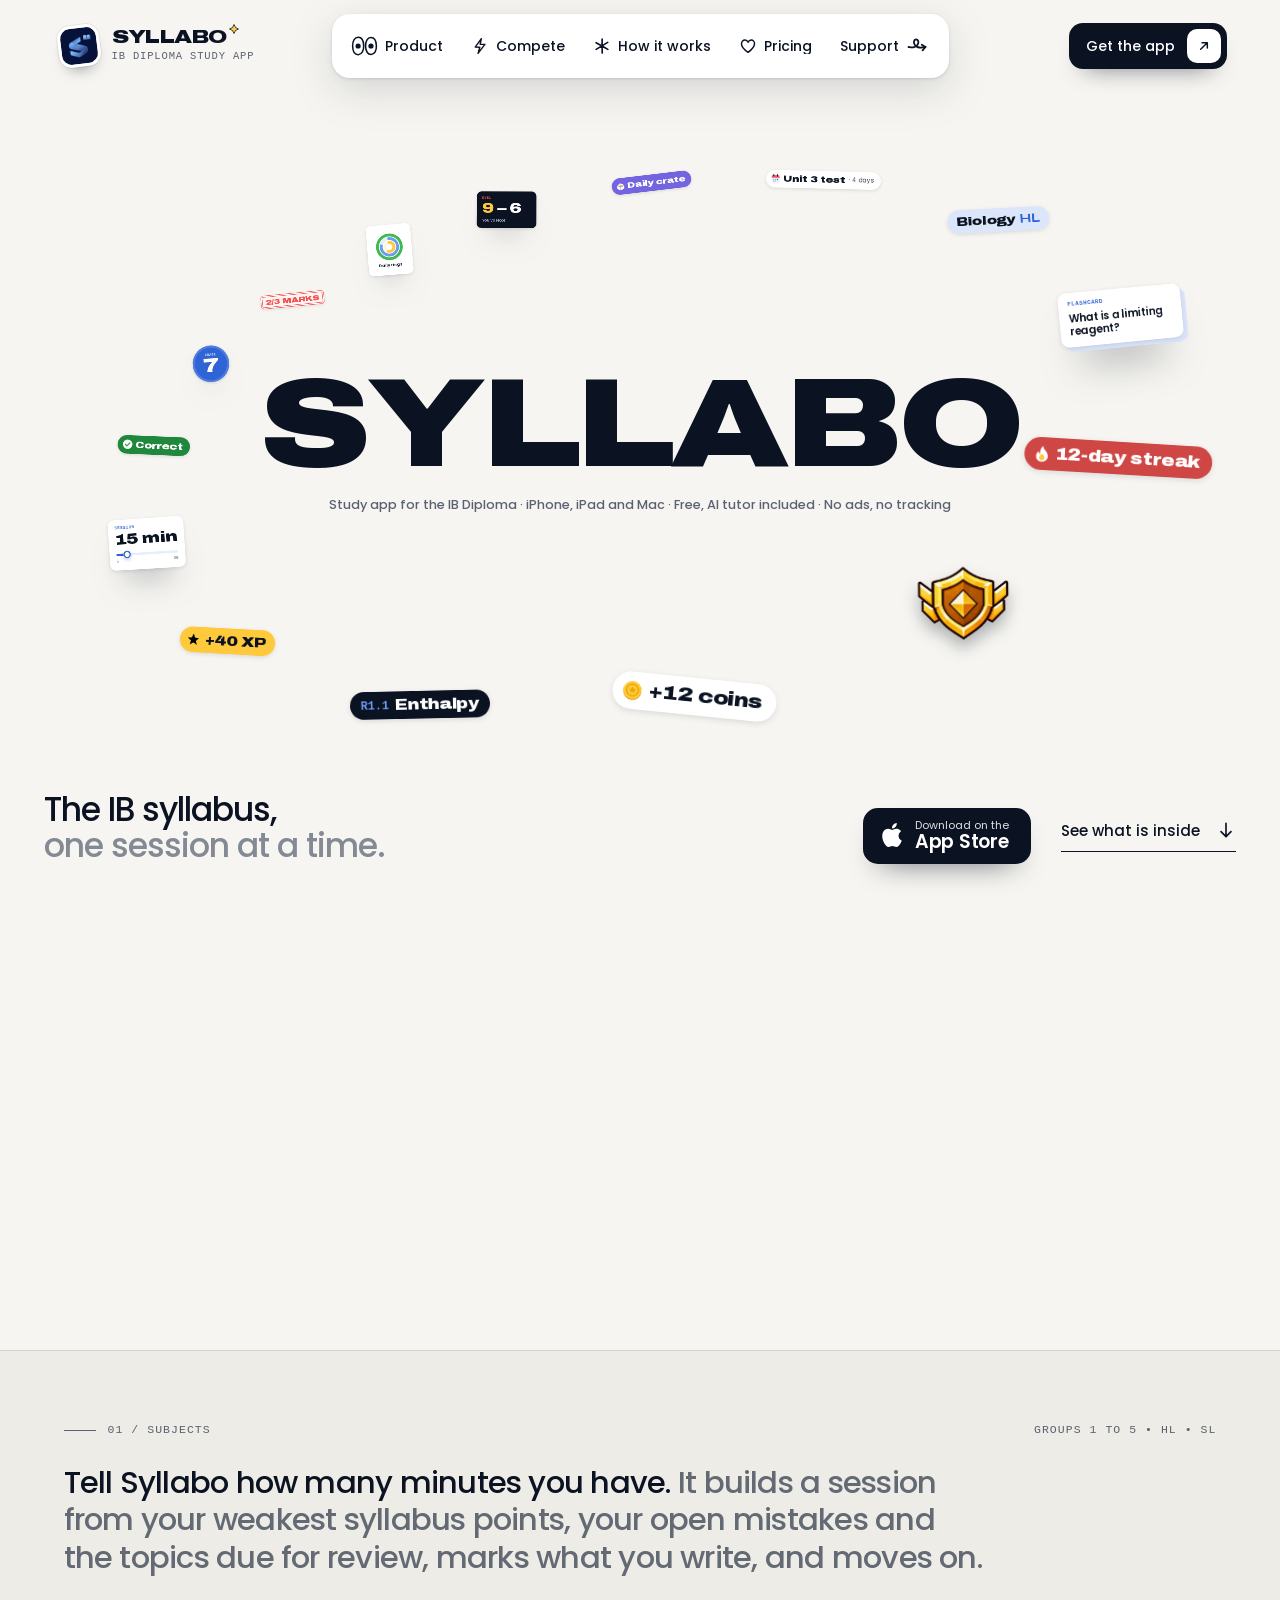
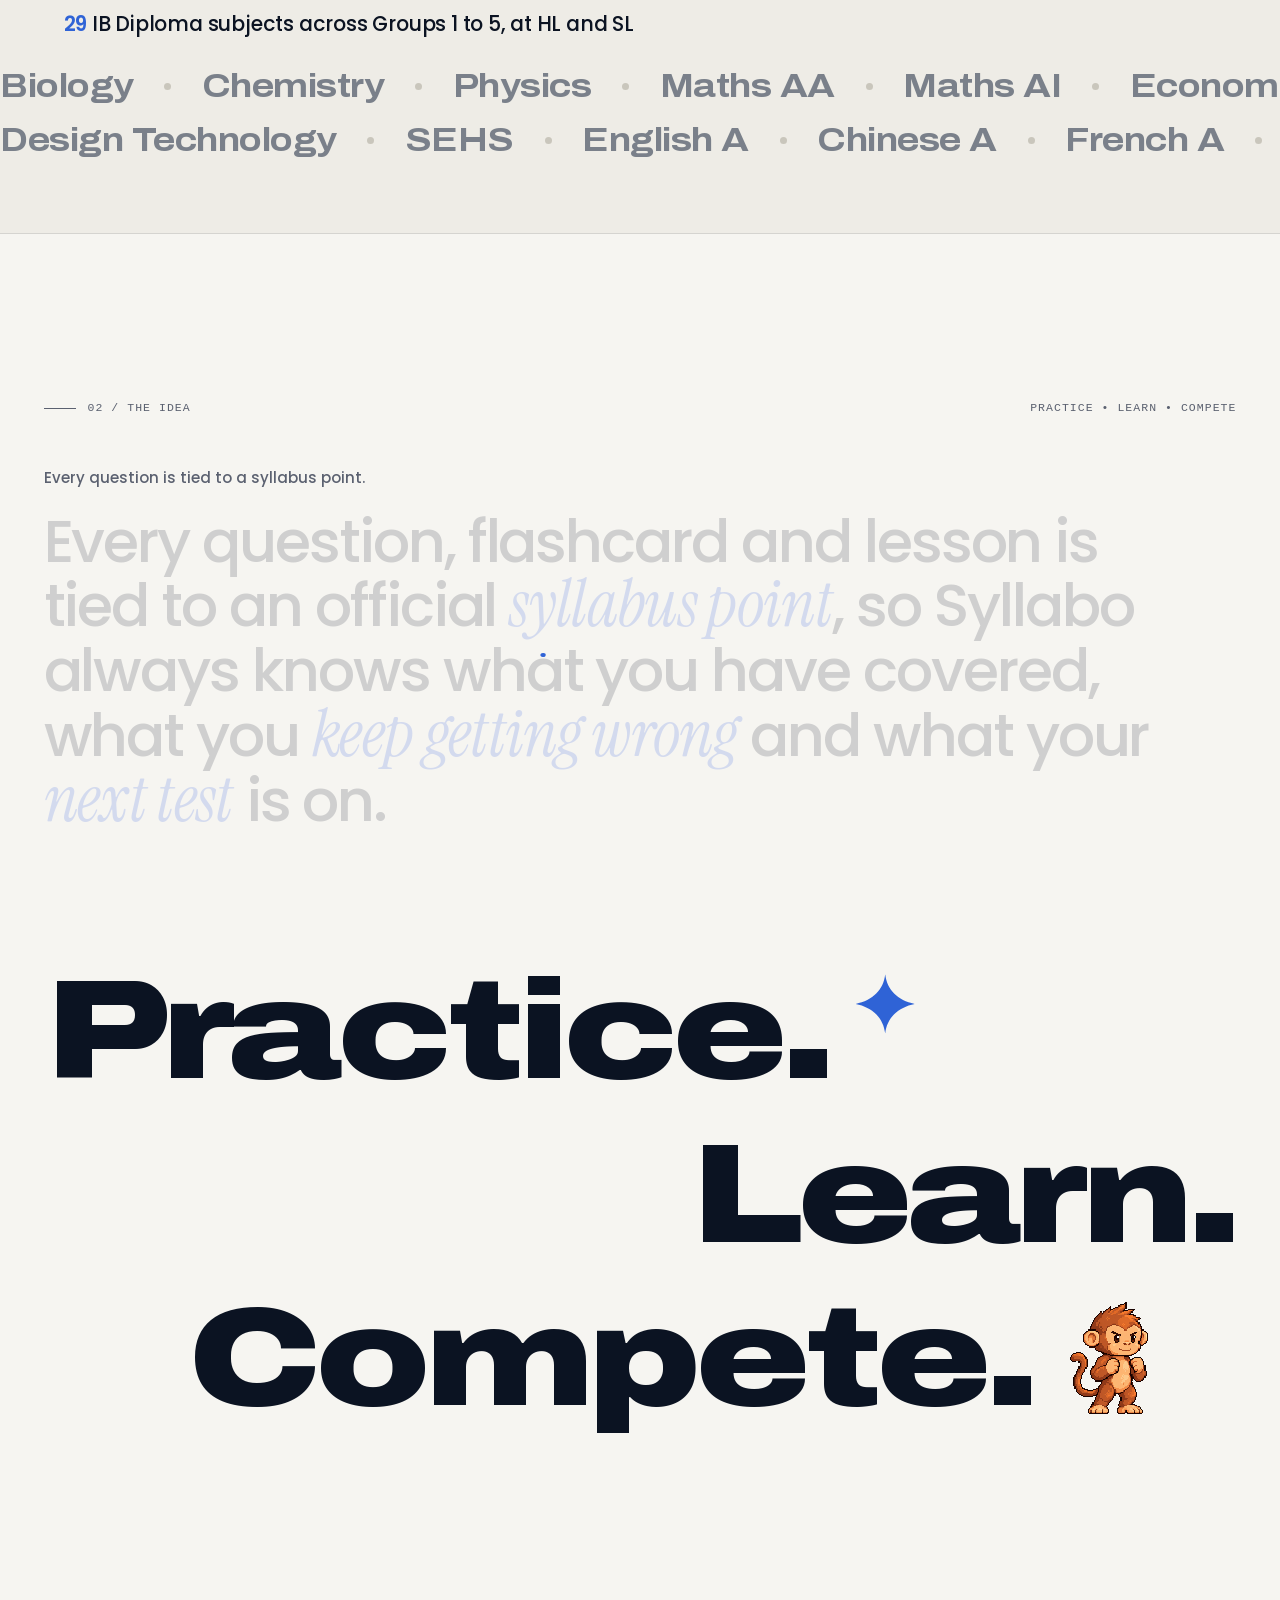
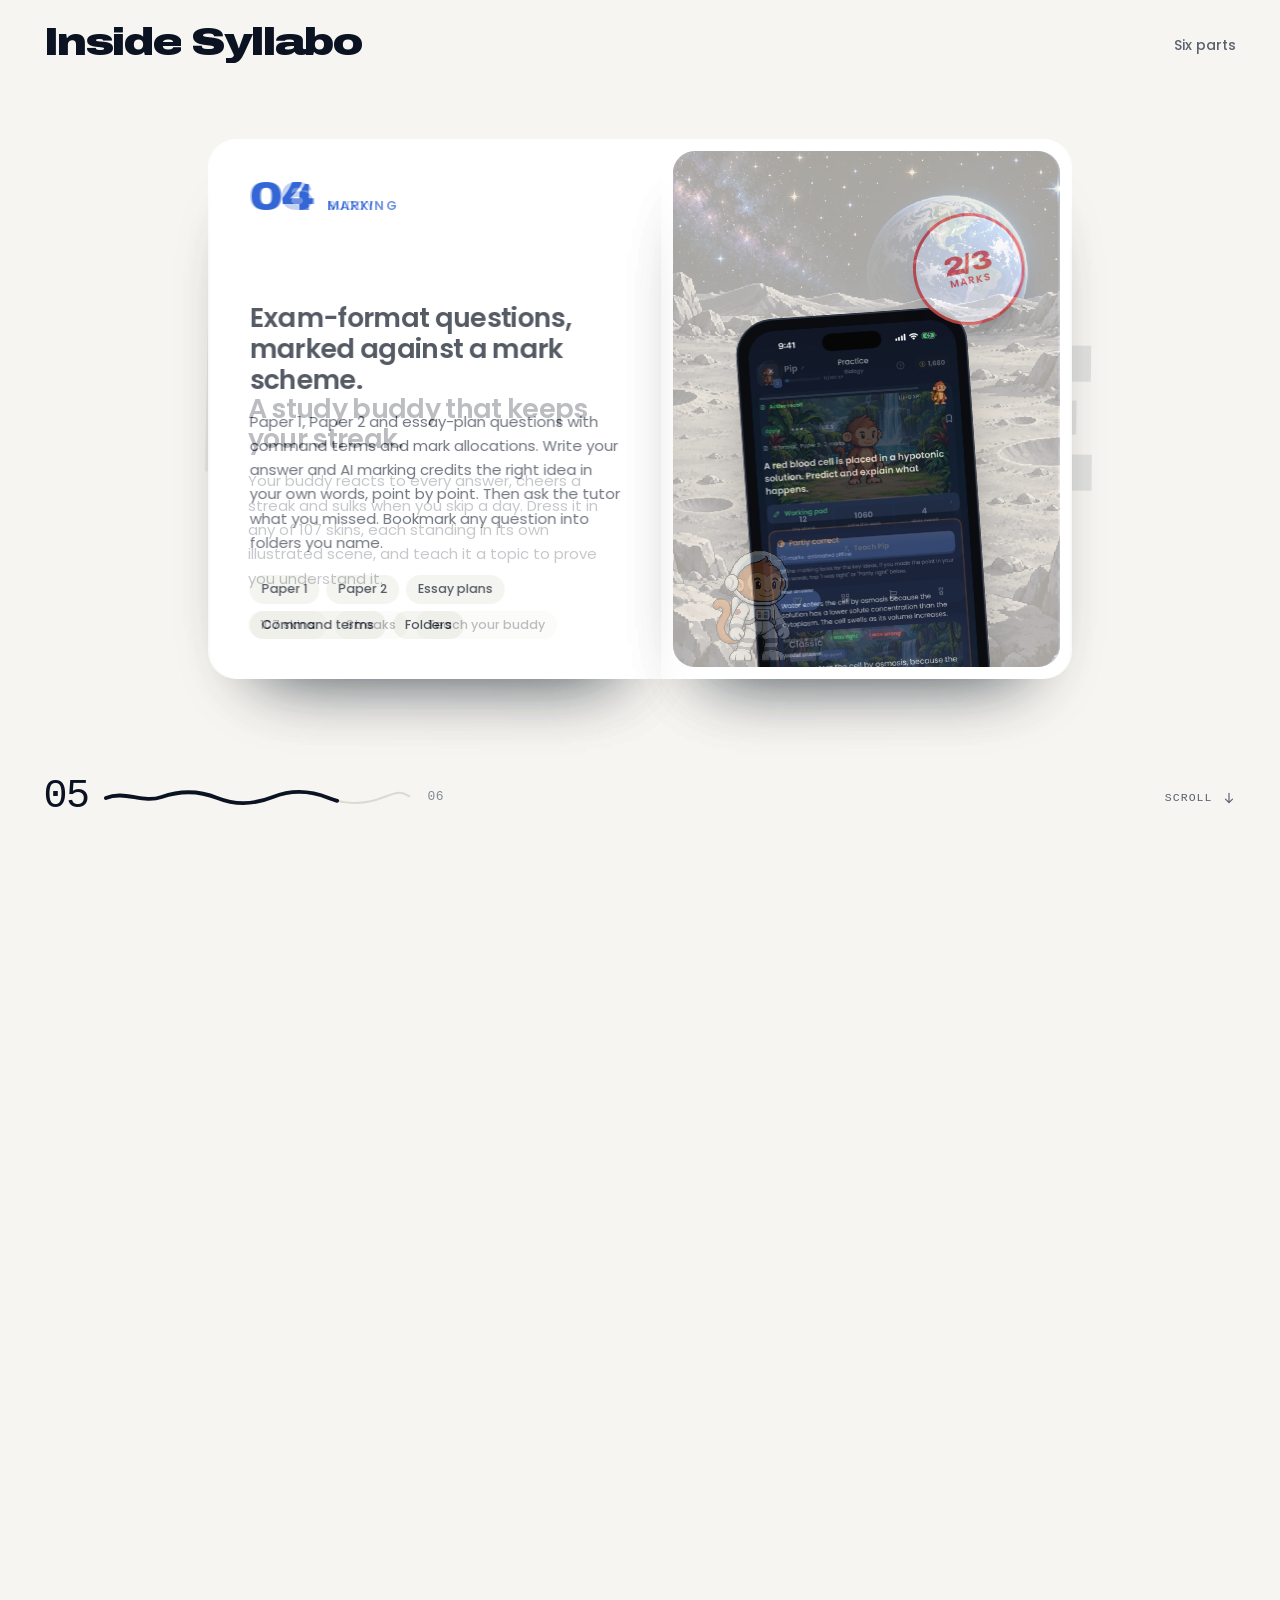
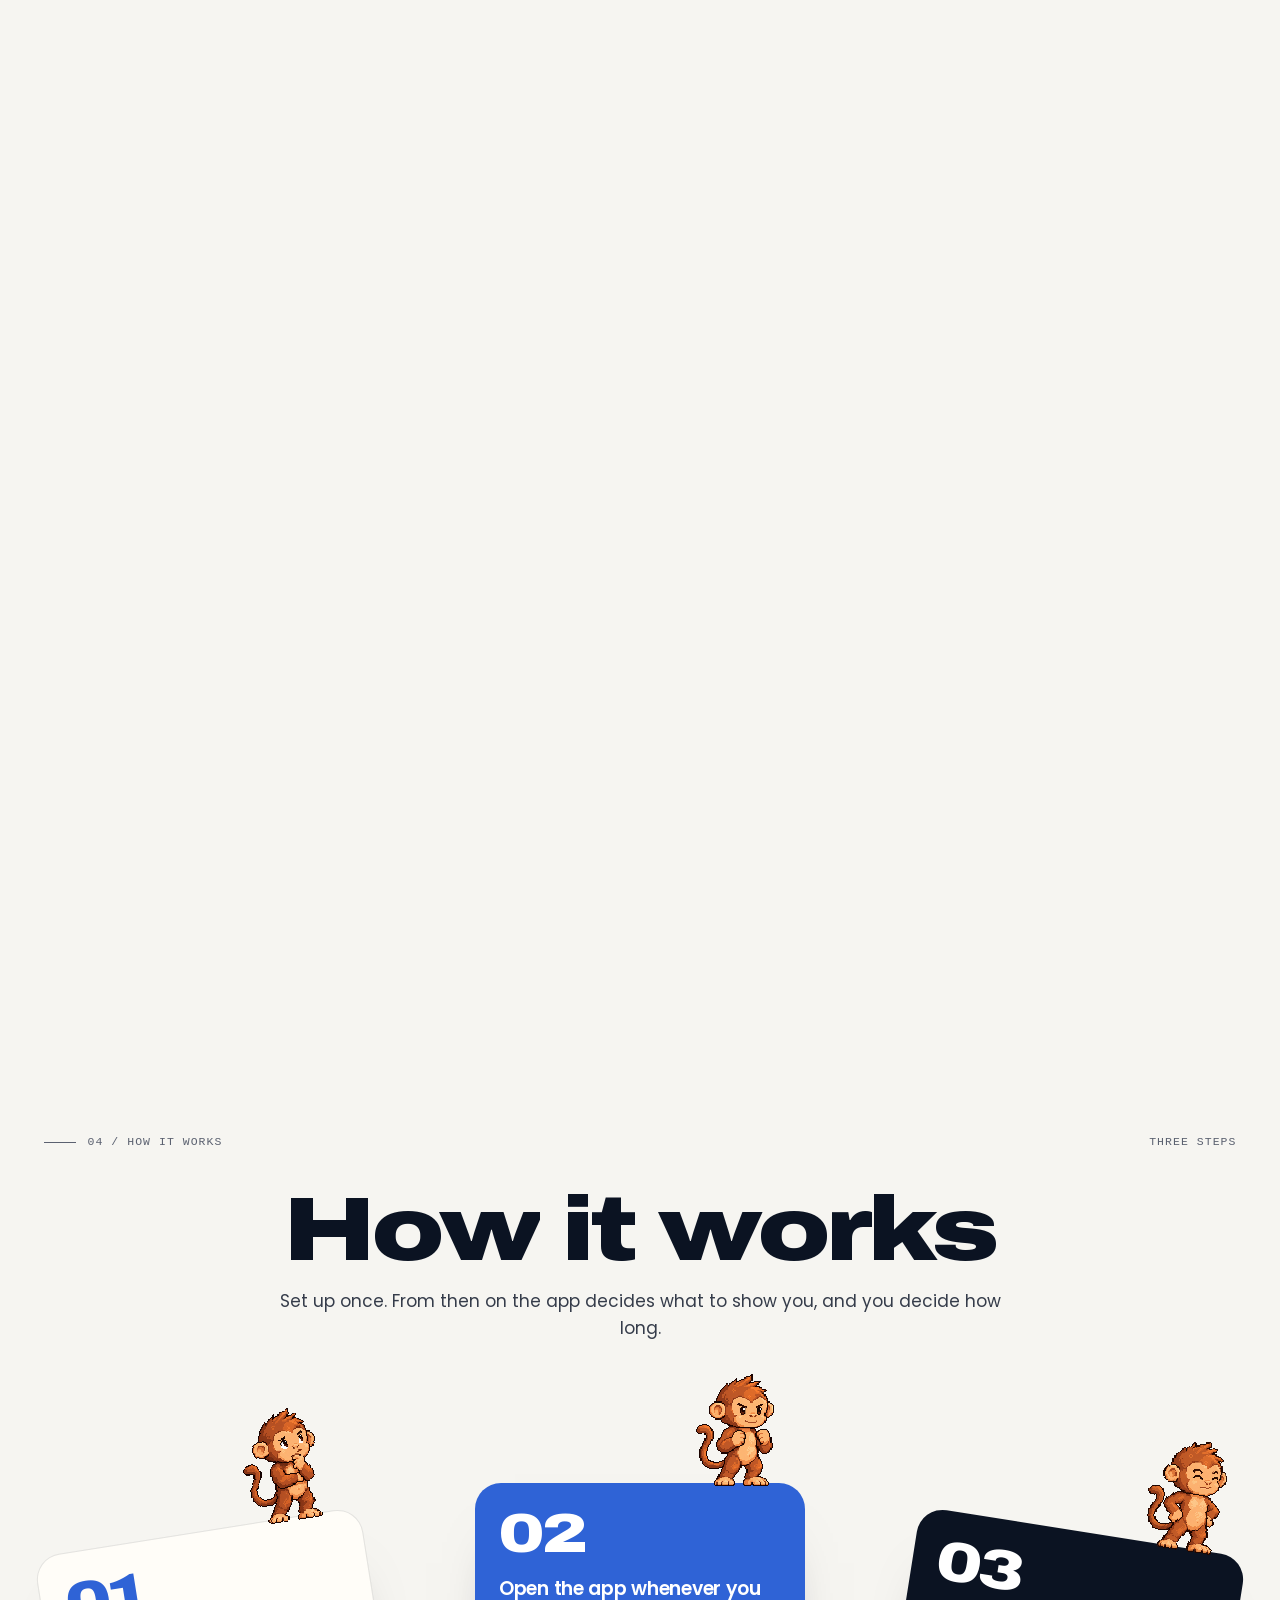
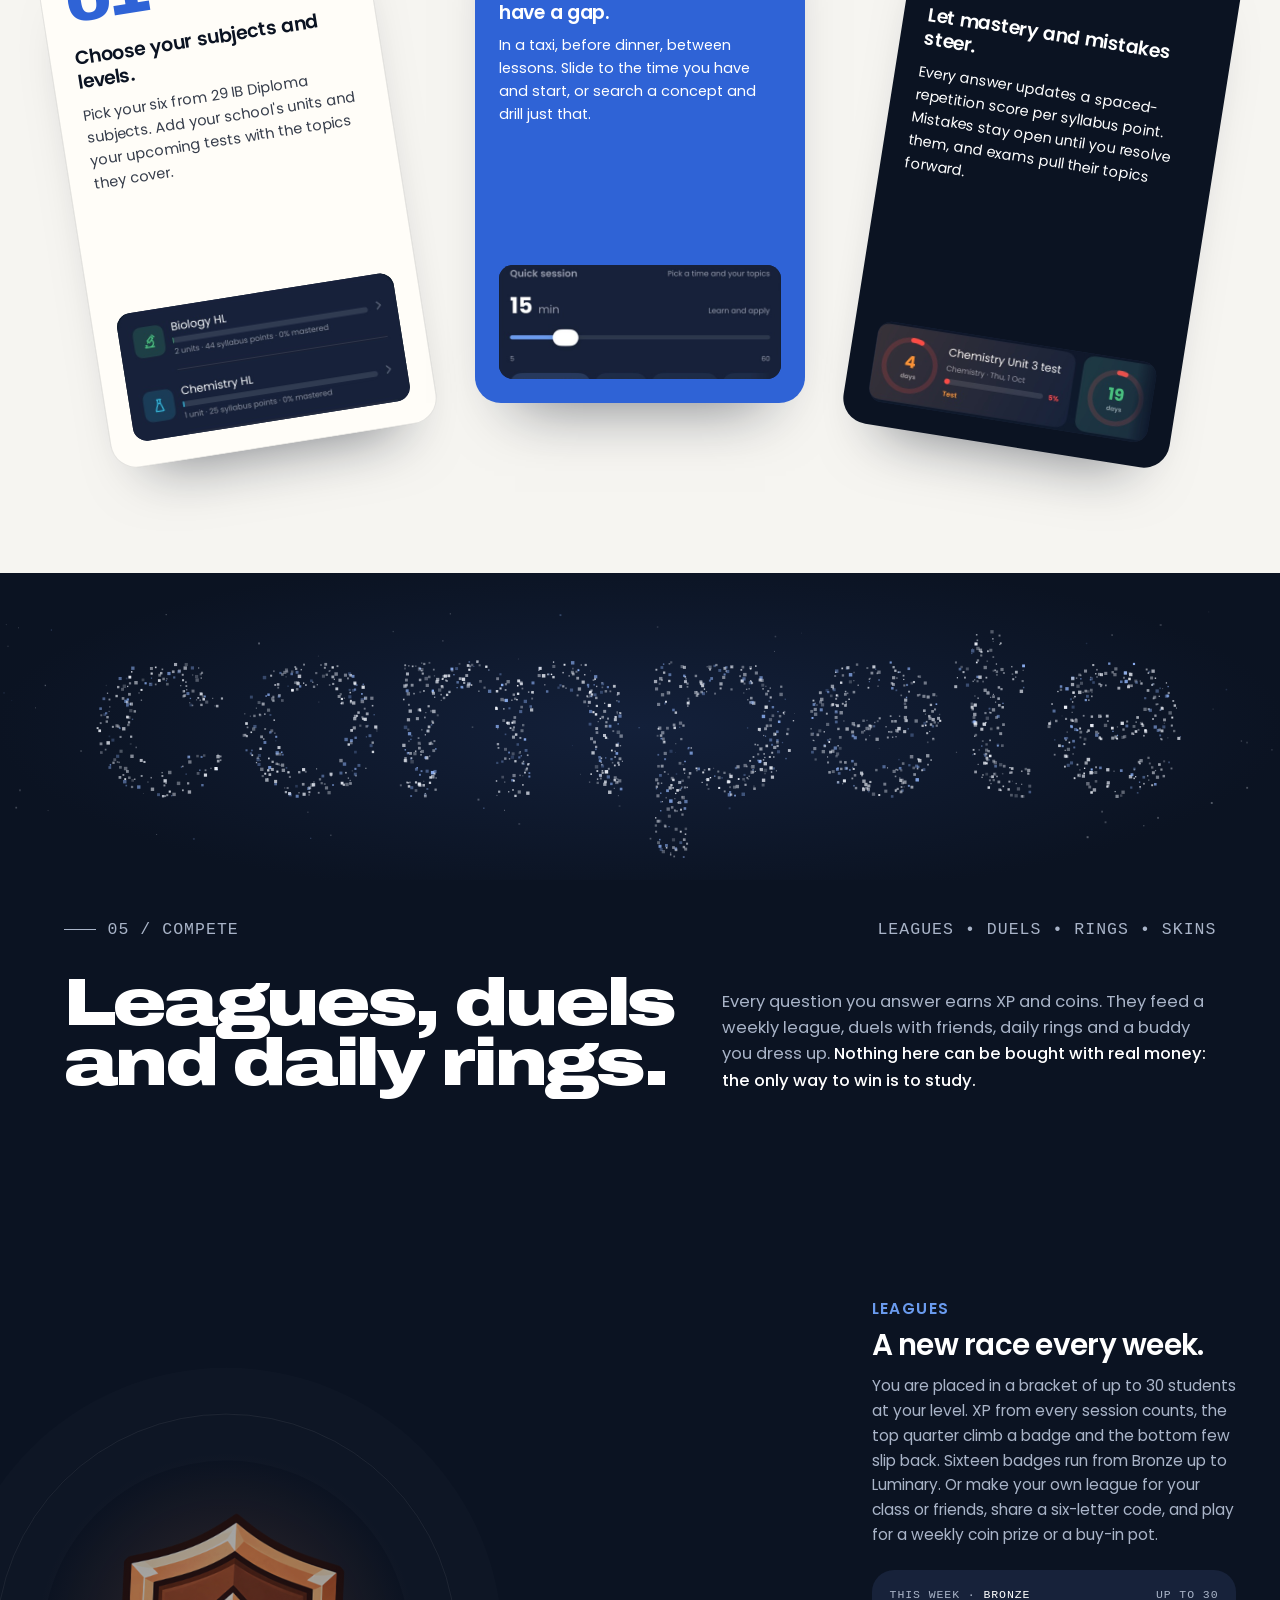
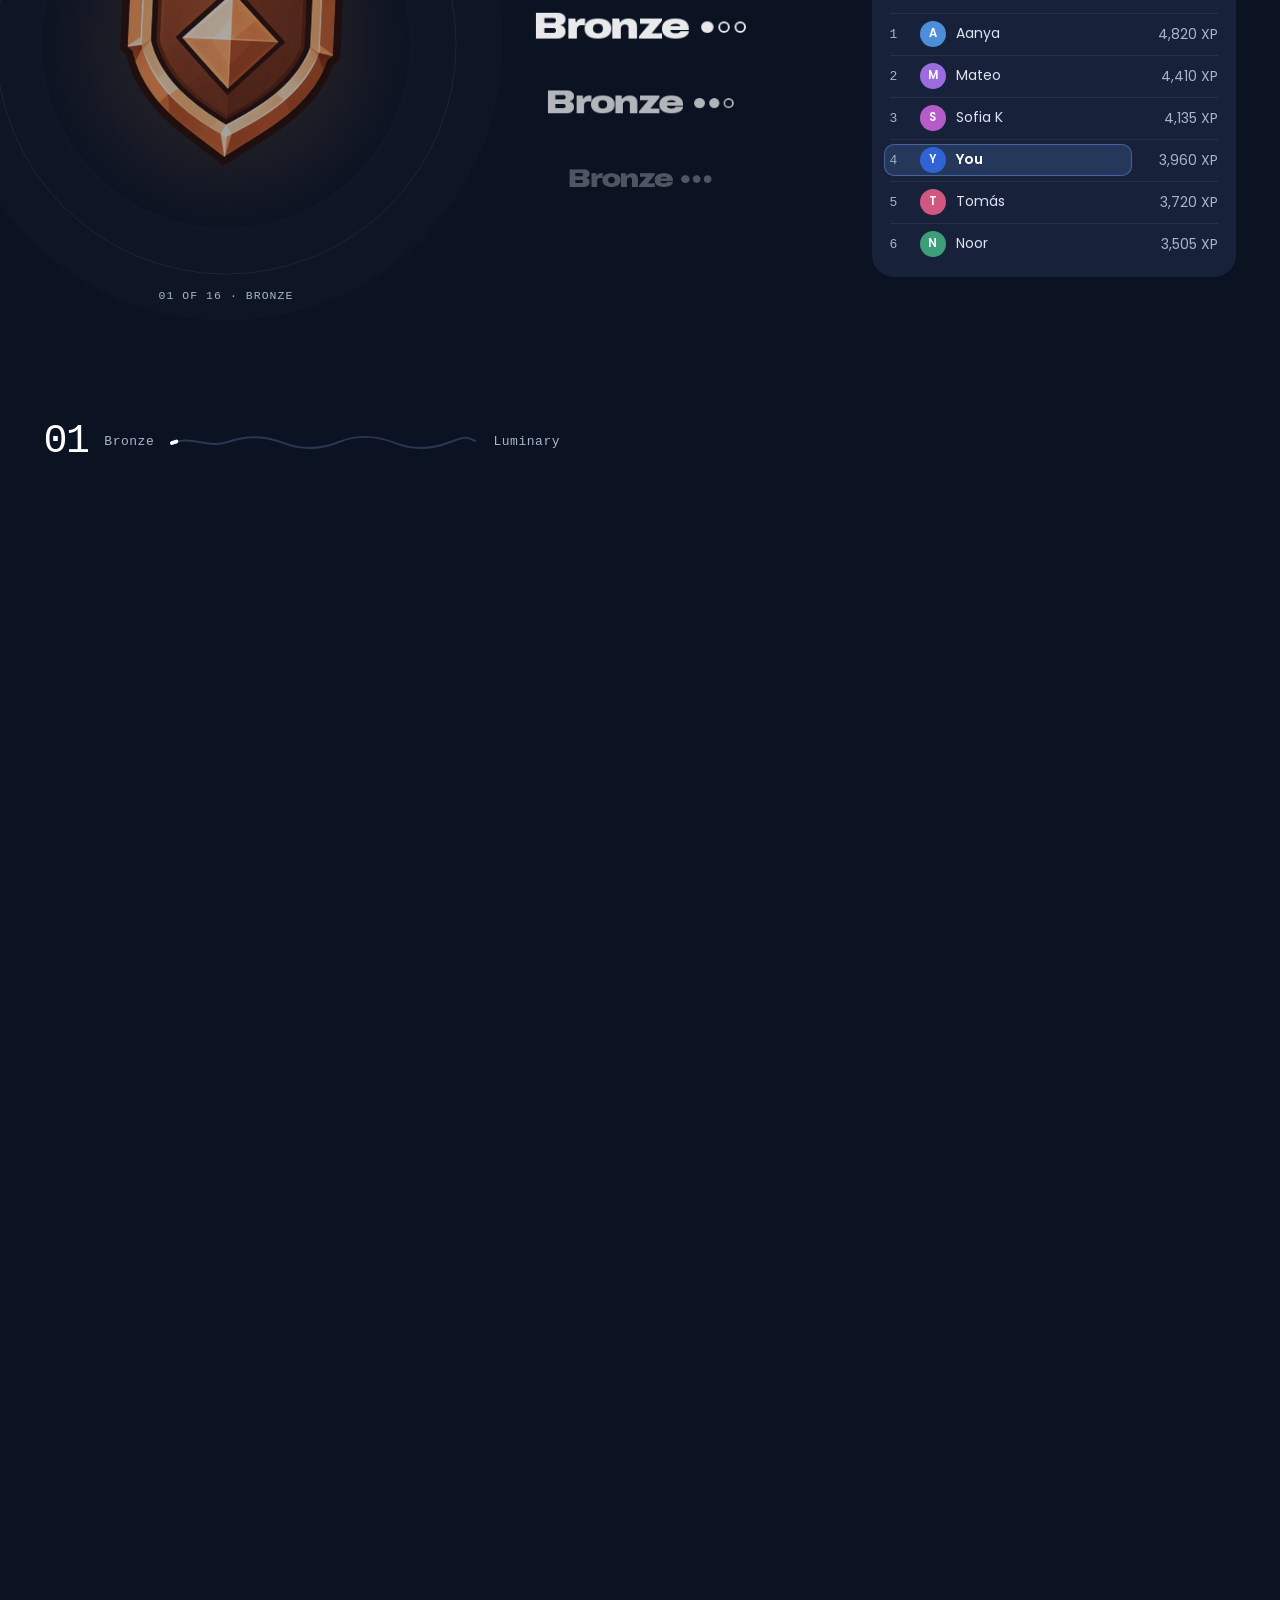
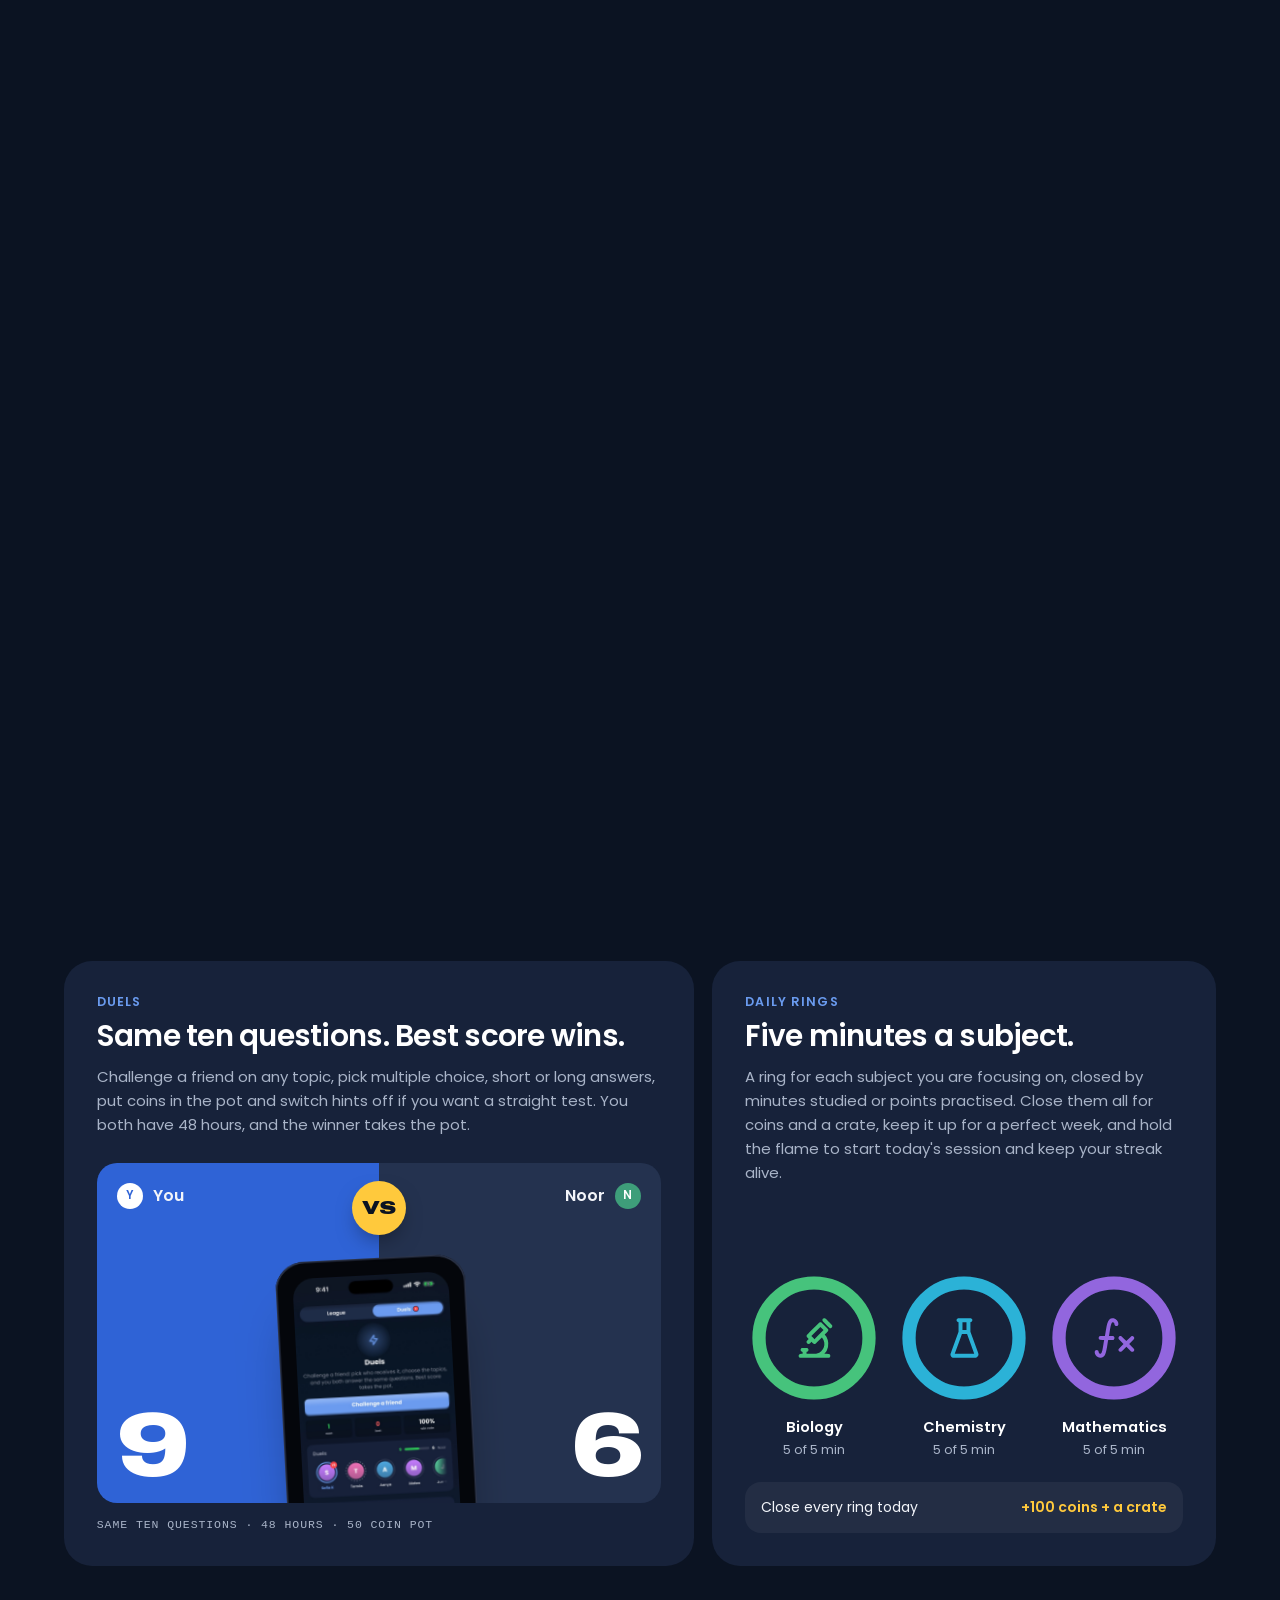
<file: index.html>
<!doctype html>
<html lang="en">
<head>
<meta charset="utf-8">
<meta name="viewport" content="width=device-width, initial-scale=1">
<!--
  Syllabo homepage, iteration D: the "anubi" direction (see redesign/BRIEF-D.md).
  No getdesign.md DESIGN.md for this one; the direction comes from four reference sites, observed 8 Oct 2026.
  - anubi.io: the floating white nav; the giant extra-wide wordmark with cards on a
    tilted, clustered 3D orbit (its exact speed, radii, tilt, depth and transform values), pointer parallax, the pooled
    SVG ink trail, marker doodles and the wordmark wobble; the two-tone bottom-left headline and "Scopri" corner link;
    the pinned "In Evidenza" reel (its card path, bend, fog, between-card doodles and drifting word, from anubi's public JS)
    and the "02 ~~~ 06" readout;
    the dark band opened by a pixel-particle word; magnetic staggered words; mono section labels; Lenis-style smooth
    scrolling; the giant footer wordmark.
  - abatable.com: statement words that fill from grey to ink as you scroll; the hand of cards that fans out.
  - ycombinator.com: the pinned "During YC / Now" roll, used for the league ladder; a paragraph with a drop cap and
    small inline images; italic accent phrases.
  - landonorris.com: italic serif accent words inside a big statement; the helmet collection grid, used for the skins.
  - Nav: islands (lockup, links pill, ink button) that merge into one white bar on scroll, a hand-drawn marker circle
    on the current section, rolling letters, and marker icons with their own personalities (after a button reel Tyler
    shared on 8 Oct 2026: googly eyes, a hit that knocks the letters loose, a spinning asterisk, an arrow that uncurls).
  Type: Archivo (wdth 125) for display, Poppins for body, Instrument Serif italic for accent words only.
-->
<title>Syllabo: the IB study app that fits the time you have</title>
<meta name="description" content="Syllabo turns 5 to 60 minute gaps into IB Diploma progress: sessions built from your weak spots, exam-format questions with marking, flashcards, a tutor that knows your syllabus, and a study buddy that grows with your streak.">
<meta name="theme-color" content="#F6F5F1">
<meta name="color-scheme" content="light">
<meta name="format-detection" content="telephone=no">
<!-- iOS Safari shows its own "Open / Get" banner for the app -->
<meta name="apple-itunes-app" content="app-id=6810865998">
<!-- absolute URLs below assume the go-live layout: this page at https://syllabo.org/ and assets/ beside it -->
<link rel="canonical" href="https://syllabo.org/">
<meta property="og:type" content="website">
<meta property="og:site_name" content="Syllabo">
<meta property="og:url" content="https://syllabo.org/">
<meta property="og:title" content="Syllabo: the IB study app that fits the time you have">
<meta property="og:description" content="The IB study app that fits the time you have.">
<meta property="og:image" content="https://syllabo.org/assets/og.png">
<meta property="og:image:width" content="1200">
<meta property="og:image:height" content="630">
<meta property="og:image:alt" content="The Syllabo wordmark with an XP chip, a streak, a syllabus point and a grade 7, above the line: The IB syllabus, one session at a time.">
<meta name="twitter:card" content="summary_large_image">
<script type="application/ld+json">{"@context":"https://schema.org","@type":"SoftwareApplication","name":"Syllabo","description":"A study app for the IB Diploma: sessions built from your weak spots, exam-format questions with marking, flashcards, a tutor that knows your syllabus and a study buddy.","applicationCategory":"EducationalApplication","operatingSystem":"iOS, iPadOS, macOS","url":"https://syllabo.org/","downloadUrl":"https://apps.apple.com/app/syllabo/id6810865998","image":"https://syllabo.org/assets/og.png","offers":{"@type":"Offer","price":"0","priceCurrency":"USD"}}</script>
<link rel="icon" href="../assets/favicon.ico" sizes="48x48">
<link rel="icon" type="image/png" sizes="32x32" href="../assets/favicon-32.png">
<link rel="icon" type="image/png" sizes="192x192" href="../assets/favicon-192.png">
<link rel="apple-touch-icon" href="../assets/apple-touch-icon.png">
<link rel="preload" href="../assets/fonts/archivo-wdth-wght-latin.woff2" as="font" type="font/woff2" crossorigin>
<link rel="preload" href="../assets/fonts/poppins-500-latin.woff2" as="font" type="font/woff2" crossorigin>
<link rel="stylesheet" href="../assets/fonts/fonts.css">
<script>document.documentElement.classList.add('js')</script>
<style>
:root{
  --paper:#F6F5F1;--paper-2:#EEECE6;--ink:#0B1322;--ink-2:#353C4A;--mute:#5B6170;--grey:#848A93;--pale:#CFCFCF;
  --line:rgba(11,19,34,.11);--navy:#0B1322;--card:#17223A;--blue:#2F63D6;--blue-2:#6A9BEF;--violet:#7C6CF0;
  --green:#3FB950;--coral:#F0524F;--gold:#FFC93C;--on-dark:#F3F5FA;--mute-dark:#A9B4C8;
  --display:"Archivo","Arial Black",system-ui,sans-serif;
  --body:"Poppins",system-ui,-apple-system,"Segoe UI",Roboto,sans-serif;
  --serif:"Instrument Serif",Georgia,"Times New Roman",serif;
  --mono:ui-monospace,"SF Mono",SFMono-Regular,Menlo,Consolas,"Liberation Mono",monospace;
  --pad:clamp(16px,3.4vw,48px);--max:1240px;
  --ease:cubic-bezier(.22,1,.36,1);--back:cubic-bezier(.34,1.45,.64,1);--io:cubic-bezier(.65,0,.35,1);
}
*,*::before,*::after{box-sizing:border-box}
html{-webkit-text-size-adjust:100%;text-size-adjust:100%;scroll-padding-top:100px}
@media (prefers-reduced-motion:no-preference){html:not(.js){scroll-behavior:smooth}}
html.locked{overflow:hidden}
body{margin:0;background:var(--paper);color:var(--ink);font:400 16px/1.6 var(--body);overflow-x:hidden;overflow-x:clip;-webkit-font-smoothing:antialiased;-moz-osx-font-smoothing:grayscale}
::selection{background:var(--blue);color:#fff}
img,svg{display:block;max-width:100%}
img{height:auto}
a{color:inherit}
h1,h2,h3,p,ul,ol,figure{margin:0}
ul,ol{padding:0;list-style:none}
button{font:inherit;color:inherit}
a,button,summary{-webkit-tap-highlight-color:transparent}
@media (prefers-reduced-motion:no-preference){html:not(.magon) .appstore:active,html:not(.magon) .nav-cta:active,.menu-btn:active{transform:scale(.97)!important;transition:transform .12s}}
.px{image-rendering:pixelated}
.sr{position:absolute!important;width:1px;height:1px;padding:0;margin:-1px;overflow:hidden;clip:rect(0 0 0 0);clip-path:inset(50%);white-space:nowrap;border:0}
:focus-visible{outline:3px solid var(--blue);outline-offset:3px}
[tabindex="-1"]:focus{outline:none}
.skip{position:fixed;left:16px;top:-90px;z-index:3000;background:var(--ink);color:#fff;padding:12px 16px;border-radius:12px;text-decoration:none;font-weight:500}
.skip:focus{top:16px}
.disp{font-family:var(--display);font-weight:900;font-stretch:125%;font-variation-settings:"wdth" 125;letter-spacing:-.035em;line-height:.9}
.kicker{font:600 12.5px/1.2 var(--body);letter-spacing:.09em;text-transform:uppercase;color:var(--blue)}
.wrap{max-width:var(--max);margin:0 auto;padding:0 var(--pad)}
.num{font-variant-numeric:tabular-nums}

/* section labels: hairline + mono */
.sec-label{display:flex;justify-content:space-between;align-items:center;gap:16px;flex-wrap:wrap;font:500 11.5px/1.3 var(--mono);letter-spacing:.09em;text-transform:uppercase;color:var(--mute)}
.sec-label p{display:flex;align-items:center;gap:12px}
.sec-label i{display:block;width:32px;height:1px;background:currentColor}
.dark .sec-label,.sec-label.on-dark{color:var(--mute-dark)}

/* links that draw an underline */
.ul{text-decoration:none;position:relative}
.ul::after{content:"";position:absolute;left:0;right:0;bottom:-2px;height:1.5px;background:currentColor;transform:scaleX(0);transform-origin:0 50%;transition:transform .5s var(--ease)}
.ul:hover::after,.ul:focus-visible::after{transform:scaleX(1)}

/* App Store button (built in CSS) */
.appstore{display:inline-flex;align-items:center;gap:11px;height:56px;padding:0 22px 0 17px;border-radius:15px;background:var(--ink);color:#fff;text-decoration:none;white-space:nowrap;transition:background-color .25s,box-shadow .4s;box-shadow:0 14px 30px -18px rgba(11,19,34,.8)}
.appstore svg{width:24px;height:24px;fill:currentColor;flex:none;margin-top:-3px}
.appstore span{display:flex;flex-direction:column;line-height:1.08;text-align:left}
.appstore small{font-size:11px;font-weight:400;opacity:.86}
.appstore b{font-size:19px;font-weight:600;letter-spacing:-.015em}
.appstore:hover{background:#1C2742;box-shadow:0 22px 36px -18px rgba(11,19,34,.8)}
.appstore.light{background:#fff;color:var(--ink)}
.mag{will-change:transform}

/* ---------- nav: islands that merge into one bar ---------- */
.nav{position:fixed;inset:14px 0 auto;z-index:1000;padding:0 var(--pad);pointer-events:none;transition:transform .6s var(--ease)}
.nav.tuck{transform:translateY(-120px)}
.bar{position:relative;max-width:1240px;margin:0 auto;height:64px;display:grid;grid-template-columns:1fr auto 1fr;align-items:center;gap:12px;padding:0 9px 0 10px}
.bar>a,.bar>nav,.nav-end{position:relative;pointer-events:auto}
.nav.merged .bar{pointer-events:auto}
.bar-sh{position:absolute;inset:0;pointer-events:none;will-change:transform;filter:drop-shadow(0 12px 20px rgba(11,19,34,.13)) drop-shadow(0 1px 1.5px rgba(11,19,34,.13))}
.bar-bg{position:absolute;inset:0;background:#fff;clip-path:inset(0 var(--cr,0px) 0 var(--cl,0px) round 18px)}
.nav.ready .bar-bg{transition:clip-path .85s var(--ease)}
.nav.merged .bar-bg{clip-path:inset(0 0 0 0 round 18px)}
.wave{position:absolute;z-index:0;pointer-events:none;left:22px;right:22px;bottom:3px;height:8px;overflow:visible;opacity:0;transition:opacity .25s}
.nav.merged .wave{opacity:1;transition:opacity .5s .5s}
.wave path{fill:none;stroke-width:1.6;stroke-linecap:round}
.wv-t{stroke:rgba(11,19,34,.08)}
.wv-f{stroke:var(--blue);stroke-dasharray:1;stroke-dashoffset:1}
/* lockup: the app icon as a tilted sticker, the wordmark in the display face with a marker spark, and a mono readout
   of the current section that rolls as you scroll */
.lockup{justify-self:start;display:flex;align-items:center;gap:12px;text-decoration:none;border-radius:14px;padding:4px 8px 4px 4px}
.lk-icon{flex:none;display:block;width:42px;height:42px;padding:3px;border-radius:13px;background:#fff;box-shadow:0 0 0 1px rgba(11,19,34,.07),0 9px 16px -10px rgba(11,19,34,.6);transform:rotate(-7deg);transition:transform .7s var(--back)}
.lk-icon img{width:100%;height:100%;border-radius:10px}
.lk-txt{display:flex;flex-direction:column;gap:5px}
.lk-word{position:relative;display:flex;align-self:flex-start;font-family:var(--display);font-weight:900;font-stretch:125%;font-variation-settings:"wdth" 125;font-size:19px;line-height:.8;letter-spacing:-.03em;color:var(--ink);padding-right:12px}
.lk-word i{display:block;font-style:normal}
.lk-spark{position:absolute;right:0;top:-5px;width:10px;height:10px;overflow:visible;transition:transform .8s var(--back)}
.lk-spark path{fill:var(--gold);stroke:var(--ink);stroke-width:3.2;stroke-linejoin:round}
.sub{position:relative;display:block;width:14em;height:14px;overflow:hidden;font:500 10.5px/14px var(--mono);letter-spacing:.08em;text-transform:uppercase;color:var(--mute);white-space:nowrap}
.sub>span{position:absolute;left:0;right:0;top:0;overflow:hidden;text-overflow:ellipsis}
.sub b{display:inline;font:inherit;color:var(--blue)}
@media (hover:hover){.lockup:hover .lk-icon{transform:rotate(5deg) scale(1.07)}.lockup:hover .lk-spark{transform:rotate(90deg) scale(1.3)}}
@media (hover:hover) and (prefers-reduced-motion:no-preference){.lockup:hover .lk-word i{animation:lkhop .5s var(--back) both;animation-delay:calc(var(--j)*30ms)}}
@keyframes lkhop{45%{transform:translateY(-4px)}}
.links{display:flex;gap:2px;padding:0 6px}
.links a{position:relative;z-index:1;display:flex;align-items:center;gap:7px;padding:11px 13px;border-radius:12px;font:500 14px/1 var(--body);text-decoration:none}
.links a:focus-visible{outline-offset:-1px}
.ico{flex:none;width:18px;height:18px;overflow:visible;fill:none;stroke:var(--ink);stroke-width:1.9;stroke-linecap:round;stroke-linejoin:round}
.rl{position:relative;display:block;overflow:hidden;height:1.2em;line-height:1.2em;margin:-.1em 0}
.rl>span{display:flex}
.rl>span+span{position:absolute;left:0;top:100%}
.rl i{display:block;font-style:normal;white-space:pre}
.knock .rl{overflow:visible}
.knock .rl>span+span{display:none}
.circ{position:absolute;left:0;top:0;width:0;height:0;overflow:visible;pointer-events:none;opacity:0}
.circ path{fill:none;stroke:var(--blue);stroke-width:2.2;stroke-linecap:round;stroke-linejoin:round;vector-effect:non-scaling-stroke;stroke-dasharray:1;stroke-dashoffset:1}
/* marker icons, each with its own personality */
.l-eyes .ico{width:27px;height:20px;stroke-width:1.7}
.l-eyes .eye{transform-box:fill-box;transform-origin:50% 50%}
.l-eyes .eye path{fill:#fff}
.l-eyes .pu{fill:var(--ink);stroke:none}
.l-bolt .ico path{transition:fill .2s}
.l-bolt:focus-visible .ico path{fill:var(--gold)}
@media (hover:hover){.l-bolt:hover .ico path{fill:var(--gold)}}
.l-heart .ico path{transition:fill .3s}
.l-heart:focus-visible .ico path{fill:var(--coral)}
@media (hover:hover){.l-heart:hover .ico path{fill:var(--coral)}}
.l-arrow{gap:5px}
.l-arrow .ico{width:24px;height:24px;stroke-width:1.8}
@media (prefers-reduced-motion:no-preference){
  .rl i{transition:transform .55s var(--ease);transition-delay:calc(var(--j)*16ms)}
  .links a:not(.knock):focus-visible .rl i{transform:translateY(-100%)}
  .l-star .ico{transition:transform 1s var(--back)}
  .l-star:focus-visible .ico{transform:rotate(120deg)}
  .l-heart:focus-visible .ico{animation:beat 1.15s ease-in-out infinite}
}
@media (hover:hover) and (prefers-reduced-motion:no-preference){
  .links a:not(.knock):hover .rl i{transform:translateY(-100%)}
  .l-star:hover .ico{transform:rotate(120deg)}
  .l-heart:hover .ico{animation:beat 1.15s ease-in-out infinite}
}
@keyframes beat{0%,100%{transform:scale(1)}14%{transform:scale(1.3)}28%{transform:scale(1)}42%{transform:scale(1.18)}62%{transform:scale(1)}}
.nav-end{justify-self:end;display:flex;align-items:center;gap:8px}
.nav-cta{display:inline-flex;align-items:center;gap:12px;height:46px;padding:0 6px 0 17px;border-radius:14px;background:var(--ink);color:#fff;font:500 14px/1 var(--body);text-decoration:none;transition:background-color .3s;box-shadow:0 12px 24px -16px rgba(11,19,34,.8)}
.nav-cta:hover{background:#1C2742}
.arrbox{display:grid;place-items:center;width:34px;height:34px;border-radius:10px;background:#fff;overflow:hidden}
.arrbox svg{width:16px;height:16px;transition:transform .45s var(--ease)}
a:hover .arrbox svg,a:focus-visible .arrbox svg{transform:translate(2px,-2px)}
.nav-cta .arrbox{position:relative;display:block;color:var(--ink)}
.nav-cta .arrbox svg{position:absolute;left:9px;top:9px;transition:transform .55s var(--ease)}
.nav-cta .arrbox .a2{transform:translate(-28px,28px)}
.nav-cta:focus-visible .arrbox .a1{transform:translate(28px,-28px)}
.nav-cta:focus-visible .arrbox .a2{transform:none}
@media (hover:hover){.nav-cta:hover .arrbox .a1{transform:translate(28px,-28px)}.nav-cta:hover .arrbox .a2{transform:none}}
@media (prefers-reduced-motion:reduce){.nav,.nav.ready .bar-bg,.nav-cta .arrbox svg{transition:none}.nav-cta .arrbox .a2{display:none}.nav-cta:hover .arrbox .a1,.nav-cta:focus-visible .arrbox .a1{transform:none}}
.menu-btn{display:none;align-items:center;gap:10px;height:46px;padding:0 16px;border-radius:14px;background:#ECEBE6;color:var(--ink);font:500 14px/1 var(--body);text-decoration:none;border:0;cursor:pointer}
.menu-btn i{display:grid;gap:4px}
.menu-btn i::before,.menu-btn i::after{content:"";display:block;width:16px;height:2px;border-radius:2px;background:currentColor;transition:transform .4s var(--ease)}
.menu-btn[aria-expanded="true"] i::before{transform:translateY(3px) rotate(45deg)}
.menu-btn[aria-expanded="true"] i::after{transform:translateY(-3px) rotate(-45deg)}
@media (max-width:1179px){.links .ico{display:none}.links a{padding:11px 12px}}
@media (max-width:959px){.bar{grid-template-columns:1fr auto;pointer-events:auto}.links{display:none}.menu-btn{display:inline-flex}.nav .bar-bg{clip-path:inset(0 0 0 0 round 18px)}.nav .wave{opacity:1}}
@media (max-width:559px){.nav-cta{display:none}.menu-btn{background:var(--ink);color:#fff}}
@media (max-width:479px){.bar{height:60px}.lk-icon{width:38px;height:38px;border-radius:12px}.lk-word{font-size:17px}.sub{font-size:9.5px;max-width:calc(100vw - 2*var(--pad) - 190px)}.menu-btn{background:var(--ink);color:#fff}}
.sheet{position:fixed;inset:0;z-index:990;background:var(--paper);padding:104px var(--pad) 32px;display:flex;flex-direction:column;overflow-y:auto}
.sheet[hidden]{display:none}
.sheet nav a{display:flex;align-items:baseline;gap:14px;padding:12px 0;border-bottom:1px solid var(--line);font-family:var(--display);font-weight:800;font-stretch:125%;font-size:clamp(30px,9vw,54px);line-height:1.1;letter-spacing:-.03em;text-decoration:none}
.sheet nav .n{flex:none;width:2.4em;font:500 13px/1 var(--mono);letter-spacing:.04em;color:var(--mute)}
.sheet nav a.on,.sheet nav a.on .n{color:var(--blue)}
.sheet nav a.on::after{content:"";align-self:center;margin-left:auto;width:10px;height:10px;border-radius:50%;background:var(--coral)}
.sheet .appstore{margin-top:28px;align-self:flex-start}
.sheet .fine{margin-top:14px;font-size:13px;color:var(--mute)}
@media (prefers-reduced-motion:no-preference){.sheet:not([hidden]) nav a{animation:up .6s var(--ease) both;animation-delay:calc(var(--i)*45ms)}}
@keyframes up{from{opacity:0;transform:translateY(18px)}}

/* ---------- hero ---------- */
.hero{position:relative}
.hero-stage{position:relative;height:100vh;height:100svh;min-height:620px;display:grid;grid-template-rows:minmax(0,1fr) auto;grid-template-areas:"field" "foot";padding-top:86px;overflow:hidden}
@media (min-width:760px) and (min-height:640px) and (prefers-reduced-motion:no-preference){html.js .hero{height:150vh}html.js .hero-stage{position:sticky;top:0}}
.field{grid-area:field;position:relative;min-height:0;touch-action:pan-y pinch-zoom}
html.js .field{cursor:grab}
html.js .field.grabbing,html.js .field.grabbing a{cursor:grabbing}
.orbit{position:absolute;inset:0}
@media (min-width:760px){.field{position:absolute;grid-area:auto;left:0;right:0;top:86px;bottom:0}.hero .mark,.hero .doodles{top:44%}.hero .wordmark{font-size:min(9.8vw,26vh)}.hero .doodles{scale:.66}.hero .tagline span{display:inline}.hero .tagline span+span::before{content:" · "}}
.card{--aa:var(--a);position:absolute;left:calc(50% + cos(var(--aa))*39%);top:calc(50% + sin(var(--aa))*33%);display:block;text-decoration:none;color:var(--ink);transform:translate(-50%,-50%) rotate(calc(var(--t)*1deg)) scale(calc(.45 + .25*(cos(var(--aa) - 55deg) + 1)));-webkit-tap-highlight-color:transparent;-webkit-user-drag:none;-webkit-user-select:none;user-select:none}
html.js .card{left:0;top:0;opacity:0;will-change:transform,opacity}
.shd{will-change:opacity;position:absolute;inset:8% 6% 0;border-radius:18px;box-shadow:0 34px 50px -18px rgba(11,19,34,.55);opacity:.6}
.face{position:relative;display:block;width:calc(var(--w)*var(--k,1)*1px);border-radius:calc(16px*var(--k,1));overflow:hidden;background:var(--card);box-shadow:0 2px 8px -2px rgba(11,19,34,.18)}
.face img{-webkit-user-drag:none;pointer-events:none}
.sheen{position:absolute;inset:-20%;background:linear-gradient(105deg,transparent 38%,rgba(255,255,255,.22) 50%,transparent 62%);opacity:0;transition:opacity .45s;pointer-events:none}
.card:hover .sheen{opacity:1}
.card:focus-visible{outline:none}
.card:focus-visible .face{outline:3px solid var(--blue);outline-offset:4px}
.crop img{position:absolute;max-width:none;width:calc(64400%/var(--rw));left:calc(var(--x0)*-100%/var(--rw));top:calc(var(--y0)*-100%/var(--rh))}
.xp .face{width:auto;display:flex;align-items:center;gap:.3em;padding:.45em .72em .45em .5em;border-radius:999px;background:var(--gold);font-family:var(--display);font-weight:900;font-stretch:125%;font-size:calc(30px*var(--k,1));line-height:1;letter-spacing:-.02em;white-space:nowrap;overflow:visible}
.xp .face svg{width:1em;height:1em}
.ringw .face{height:calc(var(--h)*var(--k,1)*1px);background:#fff;display:flex;flex-direction:column;align-items:center;justify-content:center;gap:.6em;font:600 calc(13px*var(--k,1))/1 var(--body)}
.ringw svg{width:64%;transform:rotate(-90deg)}
/* hero tokens: flat brand colours, big type and icons, all sized off --k */
.tok .face{width:auto;display:flex;align-items:center;gap:.32em;padding:.44em .74em .44em .5em;border-radius:999px;background:#fff;color:var(--ink);font-family:var(--display);font-weight:900;font-stretch:125%;font-size:calc(var(--fs,28px)*var(--k,1));line-height:1;letter-spacing:-.02em;white-space:nowrap}
.tok .face>svg{width:1.08em;height:1.08em;flex:none}
.tok .shd{inset:16% 8% 0;border-radius:999px}
.c-coin{--fs:30px}
.c-streak{--fs:27px}.c-streak .face{background:#CE4744;color:#fff}
.c-code{--fs:27px}.c-code .face{background:var(--ink);color:#fff;gap:.42em;padding-left:.72em}
.c-code b{font:600 .8em/1 var(--mono);letter-spacing:0;color:var(--blue-2)}
.c-ok{--fs:29px}.c-ok .face{background:#1F883D;color:#fff}
.c-crate{--fs:26px}.c-crate .face{background:#7364DF;color:#fff}
.c-test{--fs:25px}
.c-test .dim{margin-left:.1em;font:500 .7em/1 var(--body);letter-spacing:-.01em;color:var(--mute)}
.c-subj{--fs:29px}.c-subj .face{background:#DCE6FA;padding-left:.74em}
.c-subj b{color:var(--blue)}
.tile .face{background:#fff;padding:calc(16px*var(--k,1)) calc(18px*var(--k,1)) calc(18px*var(--k,1));white-space:nowrap}
.lab{display:block;font:600 calc(10.5px*var(--k,1))/1 var(--mono);letter-spacing:.12em;text-transform:uppercase;color:var(--blue)}
.c-flash .face{width:calc(236px*var(--k,1));white-space:normal;box-shadow:0 2px 8px -2px rgba(11,19,34,.18),calc(9px*var(--k,1)) calc(9px*var(--k,1)) 0 #DCE6FA}
.c-flash .q{display:block;margin-top:calc(12px*var(--k,1));font:600 calc(20px*var(--k,1))/1.18 var(--body);letter-spacing:-.02em}
.c-timer .face{width:calc(200px*var(--k,1))}
.c-timer b,.c-duel b{display:block;margin-top:calc(9px*var(--k,1));font-family:var(--display);font-weight:900;font-stretch:125%;font-size:calc(40px*var(--k,1));line-height:.9;letter-spacing:-.03em}
.sl{position:relative;display:block;height:calc(7px*var(--k,1));margin-top:calc(18px*var(--k,1));border-radius:99px;background:#E6EEFC}
.sl::before{content:"";position:absolute;inset:0 82% 0 0;border-radius:inherit;background:var(--blue)}
.sl::after{content:"";position:absolute;left:18%;top:50%;width:calc(20px*var(--k,1));height:calc(20px*var(--k,1));border-radius:50%;background:#fff;transform:translate(-50%,-50%);box-shadow:inset 0 0 0 calc(3.5px*var(--k,1)) var(--blue),0 3px 6px rgba(11,19,34,.22)}
.ticks{display:flex;justify-content:space-between;margin-top:calc(10px*var(--k,1));font:500 calc(10px*var(--k,1))/1 var(--mono);color:var(--mute)}
.c-duel .face{width:calc(198px*var(--k,1));background:var(--ink);color:#fff}
.c-duel .lab{color:var(--coral)}
.c-duel b{font-size:calc(48px*var(--k,1))}
.c-duel b i{font-style:normal;color:var(--gold)}
.c-duel .who{display:block;margin-top:calc(9px*var(--k,1));font:500 calc(13px*var(--k,1))/1.2 var(--body);color:var(--mute-dark)}
.c-grade .face{width:calc(120px*var(--k,1));aspect-ratio:1;border-radius:50%;background:var(--blue);color:#fff;display:flex;flex-direction:column;align-items:center;justify-content:center;box-shadow:inset 0 0 0 calc(7px*var(--k,1)) rgba(255,255,255,.16),0 2px 8px -2px rgba(11,19,34,.18)}
.c-grade .shd{inset:10%;border-radius:50%}
.c-grade small{font:600 calc(10px*var(--k,1))/1 var(--mono);letter-spacing:.14em;text-transform:uppercase;opacity:.82}
.c-grade b{margin-top:calc(3px*var(--k,1));font-family:var(--display);font-weight:900;font-stretch:125%;font-size:calc(64px*var(--k,1));line-height:.8}
.c-stamp .face{width:auto;padding:.36em .56em .3em;background:#FFF4F3;color:var(--coral);border:calc(3px*var(--k,1)) solid var(--coral);border-radius:calc(10px*var(--k,1));font-family:var(--display);font-weight:900;font-stretch:125%;font-size:calc(26px*var(--k,1));line-height:1;letter-spacing:-.01em;text-transform:uppercase;white-space:nowrap;transform:rotate(-9deg);box-shadow:inset 0 0 0 calc(3px*var(--k,1)) #FFF4F3,inset 0 0 0 calc(4.5px*var(--k,1)) var(--coral),0 2px 8px -2px rgba(11,19,34,.16)}
.c-stamp .shd{inset:12% 8% 0;border-radius:calc(10px*var(--k,1));transform:rotate(-9deg)}
.c-badge .face{background:none;box-shadow:none;overflow:visible;border-radius:50%}
.c-badge .face img{width:100%;filter:drop-shadow(0 calc(14px*var(--k,1)) calc(12px*var(--k,1)) rgba(11,19,34,.3))}
.c-badge .shd{display:none}
.cap{position:absolute;left:50%;top:calc(100% + 12px);transform:translate(-50%,6px);opacity:0;display:inline-flex;align-items:center;gap:6px;padding:8px 12px;border-radius:999px;background:var(--ink);color:#fff;font:500 13px/1 var(--body);white-space:nowrap;pointer-events:none;transition:opacity .25s,transform .45s var(--ease)}
.cap svg{width:12px;height:12px}
.card:hover .cap,.card:focus-visible .cap{opacity:1;transform:translate(-50%,0)}
.field.grabbing .cap{opacity:0}
@media (max-width:759px){.card{--aa:var(--pa)}.card:not([data-ph]){display:none}.cap{display:none}}
.mark{position:absolute;left:50%;top:50%;z-index:15;transform:translate(-50%,-50%);display:flex;flex-direction:column;align-items:center;pointer-events:none;width:max-content}
.wordmark{display:flex;font-size:min(15vw,33vh);color:var(--ink);line-height:.8;white-space:nowrap}
.wordmark span{display:block}
.wordmark.wob{filter:url(#wob)}
.tagline{margin-top:clamp(14px,2.4vh,28px);max-width:calc(100vw - 2*var(--pad));font:500 clamp(12.5px,1vw,15px)/1.4 var(--body);color:var(--mute);text-align:center;text-wrap:balance}
.tagline span{display:block}
.doodles{position:absolute;left:50%;top:50%;width:0;height:0;pointer-events:none}
.doodles.back{z-index:12}.doodles.front{z-index:18}
.dd{position:absolute;overflow:visible;fill:none;stroke-linecap:round;stroke-linejoin:round}
.dd path{stroke-dasharray:1;stroke-dashoffset:0;transition:stroke-dashoffset 1.25s var(--io)}
.dd g{transform-box:fill-box;transform-origin:center}
@media (prefers-reduced-motion:no-preference){html.js .hero:not(.drawn) .dd path{stroke-dashoffset:1}}
@media (prefers-reduced-motion:no-preference){
  .dd .rock{animation:rock 4.8s ease-in-out infinite alternate}
  .dd .float{animation:float 2.6s ease-in-out infinite alternate}
  html.js .wordmark span{animation:rise 1.2s var(--ease) both;animation-delay:calc(var(--i)*55ms + 80ms)}
  html.js .tagline span{animation:up 1s var(--ease) .55s both}
  html.js .intro{animation:up 1s var(--ease) .35s both}
}
@keyframes rock{from{transform:rotate(-22deg)}to{transform:rotate(22deg)}}
@keyframes float{from{transform:translateY(-3.5px)}to{transform:translateY(3.5px)}}
@keyframes rise{from{opacity:0;transform:translateY(45%)}}
.foot{grid-area:foot;position:relative;z-index:30;display:flex;align-items:flex-end;justify-content:space-between;gap:32px;padding:0 var(--pad) clamp(22px,4vh,40px);pointer-events:none}
.foot>*{pointer-events:auto}
.foot-r{display:flex;align-items:center;gap:30px}
.intro h1{font:500 clamp(28px,2.6vw,40px)/1.08 var(--body);letter-spacing:-.03em}
.intro h1 span{display:block}
.intro h1 .l2{color:var(--grey)}
.intro-row{display:flex;align-items:center;gap:28px;margin-top:20px}
.lede{max-width:31em;font-size:14.5px;line-height:1.55;color:var(--ink-2)}
.fine{margin-top:14px;font-size:12.5px;line-height:1.4;color:var(--mute)}
.discover{display:inline-flex;align-items:center;gap:16px;padding:0 0 12px;font:500 15px/1 var(--body);text-decoration:none;white-space:nowrap;position:relative}
.discover::before{content:"";position:absolute;left:0;right:0;bottom:0;height:1.5px;background:var(--ink)}
.discover::after{content:"";position:absolute;left:0;right:0;bottom:0;height:1.5px;background:var(--blue);transform:scaleX(0);transform-origin:0 50%;transition:transform .55s var(--ease)}
.discover:hover::after{transform:scaleX(1)}
.discover svg{width:20px;height:20px}
@media (prefers-reduced-motion:no-preference){.discover svg{animation:bob 1.8s var(--io) infinite alternate}}
@keyframes bob{to{transform:translateY(5px)}}
@media (max-width:1099px){.intro-row{flex-direction:column;align-items:flex-start;gap:16px}}
@media (max-width:759px){
  .hero-stage{height:auto;min-height:0;padding-top:80px}
  .field{height:min(122vw,620px)}
  .wordmark{font-size:15.4vw}
  .foot{flex-direction:column;align-items:flex-start;gap:26px;padding-bottom:52px}
  .foot-r{flex-wrap:wrap;gap:18px 26px}
}
/* page-wide ink trail */
.ink{position:fixed;inset:0;width:100%;height:100%;z-index:900;pointer-events:none;overflow:visible}
.ink path{fill:none;stroke-linecap:round;stroke-linejoin:round;opacity:0}

/* ---------- subjects ---------- */
.subjects{padding:clamp(40px,6vw,72px) 0;background:var(--paper-2);border-block:1px solid var(--line);position:relative;z-index:1}
.subjects .sec-label{max-width:var(--max);margin:0 auto 26px;padding:0 var(--pad)}
.lead-in{max-width:var(--max);margin:0 auto 34px;padding:0 var(--pad);font:500 clamp(22px,2.4vw,36px)/1.22 var(--body);letter-spacing:-.025em;color:#646A74;text-wrap:balance}
.lead-in span{color:var(--ink)}
.subjects h2{max-width:var(--max);margin:0 auto 28px;padding:0 var(--pad);font:500 clamp(18px,1.6vw,22px)/1.35 var(--body);letter-spacing:-.01em}
.subjects h2 .num{font-weight:600;color:var(--blue)}
.marquee{overflow:hidden;display:grid;gap:12px;outline-offset:-3px}
.mrow{display:flex;width:max-content;animation:marq 80s linear infinite}
.mrow.r2{animation-direction:reverse;animation-duration:90s}
.mrow ul{display:flex}
.mrow li{display:flex;align-items:center;white-space:nowrap;font-family:var(--display);font-weight:700;font-stretch:115%;font-size:clamp(22px,2.6vw,38px);line-height:1.25;letter-spacing:-.015em;color:#7A808A;transition:color .25s}
.mrow li::after{content:"";width:7px;height:7px;border-radius:50%;background:#C9C6BC;margin:0 clamp(18px,2.4vw,36px)}
.mrow li:hover{color:var(--ink)}
.marquee:hover .mrow,.marquee:focus .mrow,.marquee:focus-within .mrow,.marquee.off .mrow,.marquee.held .mrow{animation-play-state:paused}
@keyframes marq{to{transform:translateX(-50%)}}
@media (prefers-reduced-motion:reduce){.mrow{animation:none;width:auto;padding:0 var(--pad)}.mrow,.mrow ul{flex-wrap:wrap;justify-content:center}.mrow ul[aria-hidden]{display:none}}

/* ---------- statement ---------- */
.statement{padding:clamp(96px,13vw,190px) var(--pad) clamp(80px,9vw,140px);max-width:1560px;margin:0 auto}
.statement .sec-label{margin-bottom:clamp(28px,4vw,56px)}
.eyebrow{font:500 15px/1.4 var(--body);color:var(--mute);margin-bottom:22px}
.big{font:500 clamp(30px,4.6vw,80px)/1.1 var(--body);letter-spacing:-.035em;color:var(--ink);max-width:19.5em}
.big .acc{position:relative;font-family:var(--serif);font-style:italic;font-weight:400;color:var(--blue);letter-spacing:-.01em;font-size:1.12em;line-height:.9;white-space:nowrap}
.scrib{position:absolute;left:-3%;top:88%;width:106%;height:.36em;overflow:visible;pointer-events:none}
.scrib path{fill:none;stroke:var(--blue);stroke-width:5;stroke-linecap:round;stroke-dasharray:1;stroke-dashoffset:0;transition:stroke-dashoffset 1.2s var(--io) .1s}
.spark{position:absolute;right:-.42em;top:-.32em;width:.34em;height:.34em;overflow:visible;transition:transform .6s var(--back) .7s}
.spark path{fill:var(--gold);stroke:var(--ink);stroke-width:1.5}
html.js .big.fill .w{color:var(--pale);transition:color .45s}
html.js .big.fill .w.on{color:var(--ink)}
html.js .big.fill .acc .w{color:#D3DAEE}
html.js .big.fill .acc .w.on{color:var(--blue)}
html.js .big.fill .acc:not(.drawn) .scrib path{stroke-dashoffset:1}
html.js .big.fill .acc:not(.drawn) .spark{transform:scale(0)}
.trio{margin-top:clamp(90px,11vw,170px);display:grid;gap:clamp(14px,2.4vw,38px)}
.trio .slide{display:flex}
.trio .slide.s2{justify-content:flex-end}
.trio .slide.s3{padding-left:11vw}
.node{position:relative;display:inline-flex;align-items:flex-end;gap:.18em;text-decoration:none;color:var(--ink);border-radius:12px;font-size:min(11vw,172px)}
.node .w3{display:block;white-space:nowrap}
.node:hover .w3,.node:focus-visible .w3{color:var(--blue)}
.node .w3{transition:color .35s}
.more{position:absolute;left:.06em;top:calc(100% + 6px);display:flex;flex-wrap:wrap;gap:6px 8px;width:max-content;max-width:min(92vw,560px);font:500 13px/1 var(--body);letter-spacing:0;opacity:0;transform:translateY(-8px);pointer-events:none;transition:opacity .3s,transform .5s var(--ease);z-index:5}
.more li{padding:8px 12px;border-radius:999px;background:var(--ink);color:#fff;transform:translateY(6px);opacity:0;transition:opacity .3s,transform .45s var(--ease);transition-delay:calc(var(--i)*45ms)}
.node:hover .more,.node:focus-visible .more{opacity:1;transform:none}
.node:hover .more li,.node:focus-visible .more li{opacity:1;transform:none}
.s2 .more{left:auto;right:.06em;justify-content:flex-end}
.node .tpip{width:100px;height:116px;align-self:center;flex:none}
.node .star{width:.42em;height:.42em;align-self:flex-start;margin-top:.04em;flex:none}
.node .star path{fill:var(--blue)}
@media (max-width:759px){.node .tpip{width:50px;height:58px}.trio .slide.s3{padding-left:4vw}}
@media (hover:none){.more{position:static;opacity:1;transform:none;margin-top:10px;pointer-events:auto}.more li{opacity:1;transform:none}.node{flex-wrap:wrap}}

/* ---------- deck ---------- */
.deck{position:relative;--cw:clamp(840px,64vw,1120px);--ch:min(700px,calc(100vh - 212px))}
.deck-stage{padding:clamp(40px,6vw,80px) var(--pad) clamp(72px,9vw,120px)}
.deck-head{max-width:var(--max);margin:0 auto 28px}
.deck-head .row{display:flex;align-items:flex-end;justify-content:space-between;gap:20px;margin-top:22px}
.deck-head h2{font-size:clamp(40px,6vw,92px)}
.deck-head .parts{font:500 14px/1.3 var(--body);color:var(--mute);padding-bottom:.4em;white-space:nowrap}
.deck-list{max-width:var(--max);margin:0 auto;display:grid;gap:22px}
.deck-card{display:grid;grid-template-columns:minmax(0,1.1fr) minmax(0,1fr);background:#fff;border:1px solid rgba(11,19,34,.08);border-radius:30px;overflow:hidden;box-shadow:0 40px 70px -50px rgba(11,19,34,.45)}
.dc-text{display:flex;flex-direction:column;padding:clamp(24px,3.1vw,46px)}
.dc-top{display:flex;align-items:baseline;gap:14px}
.dc-num{font-size:clamp(34px,3.2vw,52px);color:var(--blue)}
.dc-text h3{margin-top:auto;padding-top:22px;font:600 clamp(22px,2.1vw,31px)/1.15 var(--body);letter-spacing:-.025em}
.dc-text p{margin-top:14px;font-size:15px;line-height:1.62;color:var(--ink-2)}
.tags{display:flex;flex-wrap:wrap;gap:7px;margin-top:20px}
.tags li{padding:8px 12px;border-radius:999px;background:#F0EFEA;font:500 12.5px/1 var(--body)}
.dc-right{display:flex;min-width:0;padding:12px}
.dc-vis{position:relative;flex:1;min-width:0;margin:0;border-radius:22px;overflow:hidden;min-height:380px;background:var(--bg,var(--blue));isolation:isolate}
.dc-vis .bgimg{position:absolute;inset:0;width:100%;height:100%;object-fit:cover}
.dc-vis .phone{position:absolute;left:50%;bottom:-24%;width:min(60%,300px);transform:translateX(-50%) rotate(-4deg)}
.phone{display:block;padding:3%;border-radius:16%/7.4%;background:#04060B;box-shadow:0 40px 60px -28px rgba(0,0,0,.6),inset 0 0 0 1.5px #2B3348}
.phone img{width:100%;border-radius:13%/6%}
.chip{position:absolute;z-index:2;display:inline-flex;align-items:center;gap:8px;padding:10px 14px;border-radius:999px;background:#fff;color:var(--ink);font:500 13px/1 var(--body);box-shadow:0 16px 30px -14px rgba(11,19,34,.55);white-space:nowrap}
.chip svg{width:15px;height:15px}
.chip.dk{background:var(--ink);color:#fff}
.stamp{position:absolute;z-index:2;right:9%;top:12%;width:112px;height:112px;border-radius:50%;border:3px solid var(--coral);color:var(--coral);display:grid;place-content:center;text-align:center;transform:rotate(-12deg);background:#fff;font-family:var(--display);font-weight:900;font-stretch:125%;font-size:26px;line-height:.95;box-shadow:0 16px 30px -16px rgba(11,19,34,.5)}
.stamp small{display:block;font:600 10px/1.2 var(--body);letter-spacing:.12em;text-transform:uppercase}
.dc-vis .dc-skin{position:absolute;z-index:2;left:4%;bottom:0;width:128px;height:128px}
.meter{display:none;align-items:center;gap:16px;color:var(--ink)}
.meter .cur{position:relative;height:40px;overflow:hidden;font:500 40px/40px var(--mono);font-variant-numeric:tabular-nums;letter-spacing:-.04em}
.meter .roll{display:block;transition:transform .6s var(--back)}
.meter .roll span{display:block;height:40px}
.meter svg{width:min(320px,24vw);height:22px;overflow:visible}
.meter .base{fill:none;stroke:#DADAD3;stroke-width:2;stroke-linecap:round}
.meter .done{fill:none;stroke:var(--ink);stroke-width:4;stroke-linecap:round;stroke-dasharray:1 1;stroke-dashoffset:1}
.meter .tot{font:500 13px/1 var(--mono);color:var(--grey);letter-spacing:.04em}
.deck-hint{display:none;align-items:center;gap:10px;font:500 11.5px/1 var(--mono);letter-spacing:.09em;text-transform:uppercase;color:var(--mute)}
.deck-hint svg{width:14px;height:14px}
.reel-doodles,.deck-word{display:none}
@media (max-width:860px){.deck-card{grid-template-columns:1fr}.dc-vis{min-height:420px}}
@media (min-width:1100px) and (min-height:720px) and (prefers-reduced-motion:no-preference){
  /* the reel: anubi.io's "In Evidenza" path in CSS 3D. Each card sits in a world seen by a camera 6 units away with a
     40 degree field of view; the JS sets the frame size (--cw/--ch) and the camera distance in px (--rp). */
  html.js .deck{height:650vh}
  html.js .deck-stage{position:sticky;top:0;height:100vh;padding:0;overflow:hidden}
  html.js .deck-head{position:absolute;left:var(--pad);right:var(--pad);top:94px;margin:0;max-width:none;z-index:60;display:flex;align-items:flex-end;justify-content:space-between}
  html.js .deck-head .sec-label{display:none}
  html.js .deck-head .row{margin:0;width:100%}
  html.js .deck-head h2{font-size:clamp(34px,3vw,46px)}
  html.js .deck-list{position:absolute;inset:0;display:block;max-width:none;perspective:var(--rp,1240px);perspective-origin:50% calc(50% + 28px);transform-style:preserve-3d}
  html.js .deck-card{position:absolute;left:50%;top:calc(50% + 28px);width:var(--cw);height:var(--ch);margin:calc(var(--ch)/-2) 0 0 calc(var(--cw)/-2);will-change:transform,opacity;transform-style:preserve-3d;background:none;border:0;border-radius:0;overflow:visible;box-shadow:none}
  /* while a card travels it folds a little along the line between its two halves (anubi bends its planes in a shader) */
  html.js .deck-card>.dc-text,html.js .deck-card>.dc-right{position:relative;background:#fff;box-shadow:0 40px 70px -50px rgba(11,19,34,.45);backface-visibility:hidden}
  html.js .deck-card>.dc-text{border-radius:28px 0 0 28px;transform-origin:100% 50%;transform:rotateY(calc(var(--fold,0)*-1deg))}
  html.js .deck-card>.dc-right{border-radius:0 28px 28px 0;padding-left:12px;transform-origin:0 50%;transform:rotateY(calc(var(--fold,0)*1deg))}
  /* cards further back fade towards the page colour, like anubi's fog */
  html.js .deck-card>.dc-text::after,html.js .deck-card>.dc-right::after{content:"";position:absolute;inset:0;z-index:9;border-radius:inherit;background:var(--paper);opacity:var(--fog,0);pointer-events:none}
  html.js .deck.live .deck-card>.dc-text,html.js .deck.live .deck-card>.dc-right{will-change:transform}
  html.js .deck.live .deck-card>.dc-text::after,html.js .deck.live .deck-card>.dc-right::after{will-change:opacity}
  html.js .deck:not(.live) .deck-card,html.js .deck:not(.live) .rd{transform:none!important;will-change:auto}
  html.js .reel-doodles{display:block;position:absolute;inset:0;perspective:var(--rp,1240px);perspective-origin:50% calc(50% + 28px);pointer-events:none;z-index:2}
  html.js .rd{position:absolute;left:50%;top:calc(50% + 28px);width:var(--dw,360px);height:var(--dw,360px);margin:calc(var(--dw,360px)/-2) 0 0 calc(var(--dw,360px)/-2);overflow:visible;opacity:0;will-change:transform,opacity}
  html.js .rd path{fill:none;stroke-width:9;stroke-linecap:round;stroke-linejoin:round;stroke-dasharray:1;stroke-dashoffset:1}
  html.js .deck-word{display:flex;position:absolute;left:50%;top:calc(50% + 28px);transform:translate(-50%,-50%);z-index:0;font-size:min(16.5vw,40vh);line-height:.8;color:var(--ink);pointer-events:none;-webkit-user-select:none;user-select:none}
  html.js .deck-word span{display:block;opacity:.075;will-change:transform}
  html.js .deck .meter{display:flex;position:absolute;left:var(--pad);bottom:14px;z-index:60}
  html.js .deck-hint{display:flex;position:absolute;right:var(--pad);bottom:26px;z-index:60}
}

/* ---------- how it works: hand of cards ---------- */
.how{padding:clamp(96px,12vw,170px) var(--pad) clamp(100px,11vw,170px);overflow-x:clip}
.how .sec-label{max-width:var(--max);margin:0 auto 40px}
.how-head{text-align:center;max-width:760px;margin:0 auto}
.how-head h2{font-size:clamp(44px,7vw,110px)}
.how-head p{margin-top:18px;font-size:17px;color:var(--ink-2)}
.fan{position:relative;max-width:1100px;margin:150px auto 0;height:540px}
.fc{position:absolute;left:50%;top:0;--fw:min(330px,30vw);width:var(--fw);margin-left:calc(var(--fw)/-2);height:520px;padding:26px 24px 24px;border-radius:26px;display:flex;flex-direction:column;transform-origin:50% 140%;transform:translate(var(--fx),calc(var(--fy) + var(--lift,0px))) rotate(var(--fr));transition:transform 1.15s var(--back),box-shadow .45s;box-shadow:0 40px 60px -40px rgba(11,19,34,.55)}
.fc.c1{--fx:-100%;--fy:30px;--fr:-9deg;background:#FFFDF8;border:1px solid var(--line);z-index:1}
.fc.c2{--fx:0%;--fy:-10px;--fr:0deg;background:var(--blue);color:#fff;z-index:2}
.fc.c3{--fx:100%;--fy:30px;--fr:9deg;background:var(--ink);color:#fff;z-index:3}
.fc:hover{--lift:-18px;box-shadow:0 60px 70px -40px rgba(11,19,34,.6)}
.fc .n{font-size:56px;color:var(--blue)}
.fc.c2 .n,.fc.c3 .n{color:#fff}
.fc h3{margin-top:18px;font:600 19px/1.25 var(--body);letter-spacing:-.015em}
.fc p{margin-top:10px;font-size:14.5px;line-height:1.58}
.fc.c1 p{color:var(--ink-2)}
.fc .crop{position:relative;display:block;margin-top:auto;aspect-ratio:var(--rw)/var(--rh);border-radius:14px;overflow:hidden;background:var(--card)}
.fc .fpip{position:absolute;right:20px;top:-111px;width:100px;height:116px}
@media (prefers-reduced-motion:no-preference){
  html.js .fan:not(.in) .c1{--fx:-5%;--fy:16px;--fr:-3deg}
  html.js .fan:not(.in) .c2{--fx:1%;--fy:6px;--fr:1.5deg}
  html.js .fan:not(.in) .c3{--fx:6%;--fy:0px;--fr:5deg}
  .fc.c2{transition-delay:.07s}.fc.c3{transition-delay:.14s}
}
@media (prefers-reduced-motion:reduce){.fc{transition:none}}
@media (max-width:899px){
  .fan{height:auto;display:grid;gap:128px;margin-top:150px;max-width:520px}
  .fc{position:relative;left:auto;width:auto;margin:0;height:auto;transform:none!important;transition:none}
  .fc .crop{margin-top:20px}
}

/* ---------- compete band ---------- */
.compete{background:var(--navy);color:var(--on-dark);position:relative;overflow-x:clip}
.compete a{color:inherit}
.pword{position:relative;height:clamp(200px,24vw,380px);background:radial-gradient(ellipse 70% 80% at 50% 50%,#13203A 0%,var(--navy) 72%)}
.pword canvas{position:absolute;inset:0;width:100%;height:100%}
.cmp-head{max-width:var(--max);margin:0 auto;padding:clamp(24px,3vw,40px) var(--pad) clamp(56px,7vw,96px)}
.cmp-head .grid2{display:grid;grid-template-columns:1.25fr 1fr;gap:40px;align-items:end;margin-top:34px}
.cmp-head h2{font-size:clamp(38px,5.2vw,82px);color:#fff}
.cmp-head p{color:var(--mute-dark);font-size:16.5px}
.cmp-head strong{color:#fff;font-weight:500}
@media (max-width:899px){.cmp-head .grid2{grid-template-columns:1fr;gap:20px}}
.dark .kicker{color:var(--blue-2)}
/* ladder */
.ladder{position:relative}
.ladder-stage{max-width:var(--max);margin:0 auto;padding:0 var(--pad) 72px;display:grid;gap:28px}
.lad-copy h3,.duo h3,.skins-head h3{font:600 clamp(24px,2.3vw,34px)/1.15 var(--body);letter-spacing:-.025em;color:#fff;margin-top:10px}
.lad-copy p{margin-top:12px;color:var(--mute-dark);font-size:15.5px;max-width:34em}
.roll-badges,.roll-names{display:none}
.ladder-grid{display:grid;grid-template-columns:repeat(auto-fill,minmax(148px,1fr));gap:10px}
.ladder-grid li{background:var(--card);border-radius:18px;padding:14px 10px 16px;text-align:center}
.ladder-grid img{width:112px;height:112px;margin:0 auto 6px}
.ladder-grid b{display:block;font:600 14.5px/1.3 var(--body);color:#fff}
.dots{display:inline-flex;gap:5px;vertical-align:middle;margin-left:.35em}
.dots i{width:.32em;height:.32em;border-radius:50%;border:2px solid currentColor}
.dots i.f{background:currentColor}
.ladder-grid .dots{font-size:22px;margin:6px 0 0}
@media (max-width:759px){.ladder-grid{display:flex;overflow-x:auto;scroll-snap-type:x proximity;gap:10px;margin:0 calc(var(--pad)*-1);padding:0 var(--pad) 6px;scrollbar-width:none}.ladder-grid::-webkit-scrollbar{display:none}.ladder-grid li{flex:0 0 150px;scroll-snap-align:start}}
.bracket{background:var(--card);border-radius:22px;padding:18px 18px 12px;max-width:440px}
.br-head{display:flex;justify-content:space-between;gap:12px;font:500 11.5px/1.3 var(--mono);letter-spacing:.08em;text-transform:uppercase;color:var(--mute-dark);margin-bottom:10px}
.br-head b{color:#fff;font-weight:500}
.br-body{position:relative}
.br-slots li{height:var(--brh,42px);display:grid;grid-template-columns:30px 1fr auto;align-items:center;font-size:14px;color:var(--mute-dark);border-top:1px solid rgba(255,255,255,.07)}
.br-slots li span:first-child{font:500 13px var(--mono)}
.br-slots li span:last-child{font-variant-numeric:tabular-nums}
.br-people{position:absolute;left:30px;top:0;right:96px}
.br-people li{position:absolute;left:0;right:0;top:0;height:var(--brh,42px);display:flex;align-items:center;gap:10px;font-size:14px;color:#DCE3EF;transform:translateY(calc((var(--r) - 1)*var(--brh,42px)));transition:transform .75s var(--back)}
.br-people .you{color:#fff;font-weight:600}
.br-people .you::before{content:"";position:absolute;inset:5px -10px 5px -36px;border-radius:10px;background:rgba(106,155,239,.18);border:1px solid rgba(106,155,239,.45);z-index:-1}
.av{width:26px;height:26px;border-radius:50%;display:grid;place-items:center;font:600 11.5px/1 var(--body);color:#fff;flex:none}
.you .av{background:var(--blue)}
.dark .meter{color:#fff}
.dark .meter .base{stroke:#2A3654}
.dark .meter .done{stroke:#fff}
.dark .meter .tot{color:var(--mute-dark)}
@media (min-width:1100px) and (min-height:720px) and (prefers-reduced-motion:no-preference){
  html.js .ladder{height:calc(100vh + 15*24vh + 40vh)}
  html.js .ladder-stage{position:sticky;top:0;height:100vh;max-width:none;padding:104px var(--pad) 84px;grid-template-columns:1fr 1.05fr 1fr;grid-template-rows:auto 1fr;grid-template-areas:"badge names copy" "badge names bracket";align-items:center;gap:0 40px;overflow:hidden}
  html.js .lad-copy{grid-area:copy;align-self:end}
  html.js .bracket{grid-area:bracket;align-self:start;margin-top:22px;width:100%}
  html.js .roll-badges{grid-area:badge;display:block;position:relative;height:100%;max-height:520px}
  html.js .roll-names{grid-area:names;display:block;position:relative;height:100%;max-height:560px;overflow:hidden;-webkit-mask-image:linear-gradient(transparent,#000 22%,#000 78%,transparent);mask-image:linear-gradient(transparent,#000 22%,#000 78%,transparent)}
  html.js .ladder-grid{position:absolute;width:1px;height:1px;overflow:hidden;clip-path:inset(50%)}
  html.js .ladder .meter{display:flex;position:absolute;left:var(--pad);bottom:22px}
}
.roll-badges img{position:absolute;left:50%;top:50%;width:min(300px,24vw,40vh);height:auto;margin:0;transform:translate(-50%,-50%);opacity:0;will-change:transform,opacity}
.halo{position:absolute;left:50%;top:50%;width:min(420px,32vw,56vh);aspect-ratio:1;transform:translate(-50%,-50%);border-radius:50%;background:radial-gradient(circle,var(--hc,#C8794A) 0%,transparent 66%);opacity:.22;transition:background .6s}
.rings-deco{position:absolute;left:50%;top:50%;width:min(470px,36vw,62vh);aspect-ratio:1;transform:translate(-50%,-50%);border-radius:50%;border:1px solid rgba(255,255,255,.08);box-shadow:0 0 0 46px rgba(255,255,255,.015),inset 0 0 0 46px rgba(255,255,255,.015)}
.roll-names li{position:absolute;left:0;right:0;top:50%;height:76px;margin-top:-38px;display:flex;align-items:center;justify-content:center;white-space:nowrap;font-family:var(--display);font-weight:900;font-stretch:125%;font-size:clamp(30px,3vw,48px);letter-spacing:-.03em;color:#fff;will-change:transform,opacity}
/* short desktop screens (1280x720 and similar): a tighter bracket so it clears the bottom of the pinned stage */
@media (min-width:1100px) and (min-height:720px) and (max-height:820px) and (prefers-reduced-motion:no-preference){html.js .ladder-stage{padding-top:96px;padding-bottom:70px}html.js .bracket{--brh:35px;margin-top:16px;padding:14px 16px 8px}.lad-copy p{font-size:14.5px;margin-top:8px}}
.lad-meta{position:absolute;left:50%;bottom:0;transform:translateX(-50%);font:500 11.5px/1.3 var(--mono);letter-spacing:.09em;text-transform:uppercase;color:var(--mute-dark);white-space:nowrap}
/* duels and rings */
.duo{max-width:var(--max);margin:0 auto;padding:clamp(40px,6vw,90px) var(--pad);display:grid;grid-template-columns:1.25fr 1fr;gap:18px}
.duo>article{background:var(--card);border-radius:28px;padding:clamp(22px,2.6vw,36px);display:flex;flex-direction:column}
.duo p.body{margin-top:12px;color:var(--mute-dark);font-size:15px}
@media (max-width:899px){.duo{grid-template-columns:1fr}}
.vs{position:relative;margin-top:26px;height:340px;border-radius:20px;overflow:hidden;display:grid;grid-template-columns:1fr 1fr}
.vs .side{position:relative;padding:20px;display:flex;flex-direction:column;justify-content:space-between;transition:transform 1s var(--back)}
.vs .you{background:var(--blue)}
.vs .them{background:#24324F;align-items:flex-end;text-align:right}
.vs .who{display:flex;align-items:center;gap:10px;font-weight:600}
.vs .them .who{flex-direction:row-reverse}
.vs .them .av{background:#3E9E7A}
.vs .you .av{background:#fff;color:var(--blue)}
.vs .score{font-size:clamp(64px,7vw,104px);color:#fff;line-height:.8}
.vs .phone{position:absolute;left:50%;bottom:-38%;width:min(40%,190px);transform:translateX(-50%) rotate(-3deg);z-index:2;transition:transform 1.1s var(--back) .1s}
.vs-badge{position:absolute;left:50%;top:18px;transform:translateX(-50%);z-index:3;width:54px;height:54px;border-radius:50%;background:var(--gold);color:var(--ink);display:grid;place-items:center;font-size:19px;letter-spacing:-.02em;box-shadow:0 10px 24px -10px rgba(0,0,0,.6)}
@media (prefers-reduced-motion:no-preference){
  html.js .vs:not(.in) .you{transform:translateX(-24%)}
  html.js .vs:not(.in) .them{transform:translateX(24%)}
  html.js .vs:not(.in) .phone{transform:translate(-50%,40%) rotate(-3deg)}
}
.pot{margin-top:14px;font:500 11.5px/1.4 var(--mono);letter-spacing:.08em;text-transform:uppercase;color:var(--mute-dark)}
.ring-row{display:flex;justify-content:space-between;gap:12px;margin-top:auto;padding-top:28px}
.ring{flex:1;text-align:center}
.ring .rg{position:relative;display:block;max-width:132px;margin:0 auto}
.ring .rsv{width:100%;transform:rotate(-90deg);overflow:visible}
.ring .glyph{position:absolute;left:50%;top:50%;width:36%;height:36%;transform:translate(-50%,-50%);fill:var(--c);transition:transform .7s var(--back) 1.1s,opacity .4s 1s}
.ring:nth-child(2) .glyph{transition-delay:1.25s}.ring:nth-child(3) .glyph{transition-delay:1.4s}
@media (prefers-reduced-motion:no-preference){html.js .ring-row:not(.in) .glyph{opacity:0;transform:translate(-50%,-50%) scale(.4)}}
.ring .trk{fill:none;stroke:var(--c);stroke-opacity:.18;stroke-width:12}
.ring .val{fill:none;stroke:var(--c);stroke-width:12;stroke-linecap:round;stroke-dasharray:100;stroke-dashoffset:0;transition:stroke-dashoffset 1.6s var(--ease)}
.ring:nth-child(2) .val{transition-delay:.15s}.ring:nth-child(3) .val{transition-delay:.3s}
.ring figcaption{margin-top:12px;font-size:13px;color:var(--mute-dark)}
.ring figcaption b{display:block;color:#fff;font-weight:600;font-size:14.5px}
@media (prefers-reduced-motion:no-preference){html.js .ring-row:not(.in) .val{stroke-dashoffset:100}}
.ring-note{margin-top:22px;display:flex;align-items:center;justify-content:space-between;gap:12px;padding:14px 16px;border-radius:16px;background:rgba(255,255,255,.05);font-size:14px}
.ring-note b{color:var(--gold);font-weight:600}
/* skins */
.skins{max-width:var(--max);margin:0 auto;padding:clamp(40px,5vw,72px) var(--pad) clamp(100px,12vw,170px)}
.skins-head{display:grid;grid-template-columns:1fr 1.1fr;gap:40px;align-items:end;margin-bottom:34px}
.skins-head h3{font-family:var(--display);font-weight:900;font-stretch:125%;font-size:clamp(36px,4.4vw,68px);line-height:.92;letter-spacing:-.035em}
.skins-head p{color:var(--mute-dark);font-size:15.5px}
@media (max-width:899px){.skins-head{grid-template-columns:1fr;gap:16px}}
.skin-grid{display:grid;grid-template-columns:repeat(auto-fill,minmax(180px,1fr));gap:12px}
.skin{position:relative;border-radius:22px;overflow:hidden;background:var(--card);aspect-ratio:1/1.12;display:flex;flex-direction:column;justify-content:flex-end;isolation:isolate;transition:transform .5s var(--ease)}
.skin::before{content:"";position:absolute;inset:0;z-index:-2;background:center/cover no-repeat;opacity:0;transform:scale(1.08);transition:opacity .5s,transform .8s var(--ease)}
.skin.near::before{background-image:var(--scene)}
.skin:hover::before{background-image:var(--scene);opacity:1;transform:none}
.skin::after{content:"";position:absolute;inset:auto 0 0;height:46%;z-index:-1;background:linear-gradient(transparent,rgba(11,19,34,.85));opacity:0;transition:opacity .5s}
.skin:hover::after{opacity:1}
.skin:hover{transform:translateY(-4px)}
.skin img{position:absolute;left:50%;top:44%;width:128px;height:128px;transform:translate(-50%,-50%);transition:transform .6s var(--back)}
.skin:hover img{transform:translate(-50%,-56%)}
.skin p{padding:14px 16px;display:flex;flex-direction:column;gap:2px;font-size:12.5px;line-height:1.3;color:var(--mute-dark)}
.skin p b{font-weight:600;font-size:15px;color:#fff}
@media (max-width:599px){.skin-grid{grid-template-columns:repeat(2,minmax(0,1fr));gap:10px}.skin{border-radius:18px}.skin img{width:96px;height:96px}.skin p{padding:10px 12px;font-size:11.5px}.skin p b{font-size:14px}}
@media (prefers-reduced-motion:no-preference){html.js .skin-grid:not(.in) .skin{opacity:0;transform:translateY(30px)} .skin{transition:transform .8s var(--ease),opacity .6s;transition-delay:calc(var(--i)*40ms)}}

/* ---------- included ---------- */
.included{padding:clamp(100px,12vw,170px) var(--pad) clamp(80px,9vw,130px)}
.included .inner{max-width:var(--max);margin:0 auto}
.included h2{font-size:clamp(40px,6vw,92px);margin-top:34px}
.yc{margin-top:30px;max-width:30em;font:400 clamp(21px,2.15vw,32px)/1.45 var(--body);letter-spacing:-.018em;color:var(--ink)}
.yc::first-letter{float:left;font-family:var(--display);font-weight:900;font-stretch:125%;font-size:3.3em;line-height:.8;margin:.07em .1em 0 0;color:var(--blue)}
.stats{display:flex;flex-wrap:wrap;gap:12px 40px;margin-top:46px;padding-top:26px;border-top:1px solid var(--line)}
.stats div{display:flex;flex-direction:column}
.stats b{font:500 clamp(30px,3.2vw,48px)/1 var(--mono);letter-spacing:-.04em;font-variant-numeric:tabular-nums}
.stats span{margin-top:8px;font:500 11.5px/1.3 var(--mono);letter-spacing:.08em;text-transform:uppercase;color:var(--mute)}
.checks{margin-top:52px;display:grid;grid-template-columns:1fr 1fr;column-gap:56px;border-top:1px solid var(--line)}
.checks li{display:grid;grid-template-columns:28px 1fr;gap:14px;padding:18px 0;border-bottom:1px solid var(--line);font-size:15px;color:var(--ink-2)}
.checks svg{width:24px;height:24px;margin-top:1px}
.checks b{display:block;color:var(--ink);font-weight:600;font-size:15.5px}
@media (max-width:759px){.checks{grid-template-columns:1fr}}

/* ---------- pricing ---------- */
.pricing{padding:clamp(60px,8vw,110px) var(--pad) clamp(90px,10vw,150px)}
.pricing .inner{max-width:var(--max);margin:0 auto}
.pr-head{text-align:center;max-width:720px;margin:34px auto 0}
.pr-head h2{font-size:clamp(44px,7vw,110px)}
.pr-head p{margin-top:16px;font-size:17px;color:var(--ink-2)}
.plans{display:grid;grid-template-columns:1.15fr 1fr;gap:18px;margin-top:54px}
@media (max-width:859px){.plans{grid-template-columns:1fr}}
.plan{position:relative;border-radius:28px;padding:clamp(26px,3vw,42px);display:flex;flex-direction:column}
.plan.free{background:#fff;border:1px solid rgba(11,19,34,.09);box-shadow:0 40px 70px -50px rgba(11,19,34,.45)}
.plan.soon{background:var(--paper-2);border:1px dashed rgba(11,19,34,.2);color:var(--mute)}
.plan h3{font:600 22px/1.2 var(--body);letter-spacing:-.02em}
.plan.soon h3{color:var(--ink-2)}
.price{margin-top:10px;font-size:clamp(56px,6vw,88px);display:flex;flex-wrap:wrap;align-items:baseline;column-gap:10px;row-gap:4px;line-height:.9}
.price small{font:500 15px var(--body);letter-spacing:0;color:var(--mute);white-space:nowrap}
.plan.soon .price{color:#7A7F88}
.plan ul{margin:26px 0 30px;display:grid;gap:12px}
.plan li{display:grid;grid-template-columns:22px 1fr;gap:12px;font-size:15px}
.plan li svg{width:20px;height:20px;margin-top:2px}
.plan .appstore{align-self:flex-start;margin-top:auto}
.badge-soon{align-self:flex-start;margin-bottom:16px;padding:7px 12px;border-radius:999px;background:#E2E0D8;font:500 11.5px/1 var(--mono);letter-spacing:.08em;text-transform:uppercase;color:var(--ink-2)}
.inline{color:var(--blue);font-weight:500;text-decoration:underline;text-decoration-thickness:1.5px;text-underline-offset:3px}
.sticker{position:absolute;right:clamp(16px,3vw,36px);top:clamp(-38px,-3vw,-26px);width:128px;height:128px;border-radius:50%;background:var(--gold);display:grid;place-items:center;box-shadow:0 18px 30px -16px rgba(11,19,34,.5)}
.sticker svg{position:absolute;inset:0;width:100%;height:100%}
.sticker text{font:600 10px var(--mono);letter-spacing:0;fill:var(--ink)}
.sticker b{font-family:var(--display);font-weight:900;font-stretch:125%;font-size:30px;letter-spacing:-.03em;transform:rotate(-8deg)}
@media (prefers-reduced-motion:no-preference){.sticker svg{animation:spin 24s linear infinite}}
@keyframes spin{to{transform:rotate(360deg)}}

/* ---------- faq ---------- */
.faq{padding:clamp(40px,6vw,90px) var(--pad) clamp(100px,12vw,170px)}
.faq .inner{max-width:var(--max);margin:0 auto}
.faq-grid{display:grid;grid-template-columns:.8fr 1.4fr;gap:48px;margin-top:34px}
.faq-grid h2{font-size:clamp(44px,6vw,92px);align-self:start;position:sticky;top:110px}
@media (max-width:899px){.faq-grid{grid-template-columns:1fr;gap:24px}.faq-grid h2{position:static}}
.qs{border-top:1px solid var(--line)}
.qs details{border-bottom:1px solid var(--line)}
.qs summary{list-style:none;cursor:pointer;display:flex;justify-content:space-between;align-items:center;gap:24px;padding:24px 0;font:500 clamp(19px,1.8vw,26px)/1.3 var(--body);letter-spacing:-.02em;transition:color .25s}
.qs summary::-webkit-details-marker{display:none}
.qs summary:hover{color:var(--blue)}
.qs summary i{position:relative;flex:none;width:40px;height:40px;border-radius:12px;background:#ECEBE6;transition:transform .5s var(--ease),background-color .3s}
.qs summary i::before,.qs summary i::after{content:"";position:absolute;left:50%;top:50%;width:14px;height:2px;margin:-1px 0 0 -7px;border-radius:2px;background:var(--ink)}
.qs summary i::after{transform:rotate(90deg)}
.qs details[open]:not(.closing) summary i{transform:rotate(45deg);background:var(--gold)}
.qs .a{padding:0 64px 0 0;color:var(--ink-2);font-size:15.5px}
.qs .a p{padding-bottom:26px}
.qs .aw{display:inline-block}
.qs .a a{color:var(--blue)}

/* ---------- final CTA + footer ---------- */
.cta{padding:clamp(40px,6vw,80px) var(--pad) clamp(90px,10vw,140px);border-top:1px solid var(--line)}
.cta .inner{max-width:var(--max);margin:0 auto}
.cta-grid{margin-top:34px;display:grid;grid-template-columns:1fr auto;gap:30px;align-items:end}
.cta h2{font-size:clamp(64px,12.5vw,210px);line-height:.86}
.cta h2 .g{color:var(--grey);display:block}
.cta .pipw{width:200px;height:232px}
.cta p{margin-top:28px;font-size:17px;color:var(--ink-2)}
.cta .appstore{margin-top:22px}
@media (max-width:759px){.cta-grid{grid-template-columns:1fr}.cta .pipw{width:100px;height:116px;order:-1}}
.site-foot{background:var(--paper);border-top:1px solid var(--line);overflow:hidden}
.fcols{max-width:var(--max);margin:0 auto;padding:56px var(--pad) 40px;display:grid;grid-template-columns:1.6fr 1fr 1fr 1fr;gap:32px}
.fcols .brand{display:inline-flex;align-items:center;gap:12px;text-decoration:none}
.fcols .brand .lk-icon{width:38px;height:38px;border-radius:12px}
@media (hover:hover){.fcols .brand:hover .lk-icon{transform:rotate(5deg) scale(1.07)}.fcols .brand:hover .lk-spark{transform:rotate(90deg) scale(1.3)}}
.fcols p{margin-top:14px;max-width:34ch;font-size:14px;color:var(--mute)}
.fh{font:500 11.5px/1.3 var(--mono);letter-spacing:.09em;text-transform:uppercase;color:var(--mute);margin-bottom:14px}
.fcols ul{display:grid;gap:9px;font-size:14.5px}
@media (pointer:coarse){.fcols ul{gap:0}.fcols ul a{display:inline-block;padding:10px 0}.fcols ul a::after{bottom:8px}}
.fcols a{text-decoration:none}
@media (max-width:759px){.fcols{grid-template-columns:1fr 1fr}.fcols>div:first-child{grid-column:1/-1}}
.giant{position:relative;display:flex;justify-content:center;padding:0 var(--pad);font-size:calc((100vw - 2*var(--pad))/6.15);line-height:.8;color:var(--ink);-webkit-user-select:none;user-select:none;margin-top:calc(70px + 4vw)}
.giant>span{display:block;position:relative}
.giant .gl{display:block}
.prop{position:absolute;display:block;transform:rotate(var(--r,0deg));transform-origin:50% 100%;transition:transform .7s var(--back)}
.p-icon{--r:-12deg;left:.43em;bottom:.115em;width:.31em}
.p-icon img{width:100%;height:auto;border-radius:22%;box-shadow:0 .025em .05em -.015em rgba(11,19,34,.5)}
@media (hover:hover){.p-icon:hover{transform:rotate(-5deg) translateY(-.03em)}}
.p-xp{--r:-11deg;left:50%;bottom:calc(100% - .1em);transform-origin:30% 100%}
.xpc{display:flex;align-items:center;gap:.3em;padding:.45em .72em .45em .5em;border-radius:999px;background:var(--gold);color:var(--ink);font-size:calc(.12em*var(--ps,1));line-height:1;letter-spacing:-.02em;white-space:nowrap;box-shadow:0 .3em .6em -.35em rgba(11,19,34,.55)}
.xpc svg{width:1em;height:1em}
@media (hover:hover){.p-xp:hover{transform:rotate(-3deg) translateY(-.03em)}}
.p-coin{--r:9deg;left:50%;bottom:calc(100% - .085em);width:calc(.2em*var(--ps,1));margin-left:calc(-.1em*var(--ps,1))}
.p-coin svg{width:100%;height:auto;filter:drop-shadow(0 .02em .02em rgba(11,19,34,.25))}
@media (hover:hover){.p-coin:hover{transform:rotate(-16deg) translateY(-.05em)}}
.p-star{left:50%;bottom:calc(100% + .07em);width:calc(.2em*var(--ps,1));margin-left:calc(-.1em*var(--ps,1))}
.p-star svg{width:100%;height:auto;overflow:visible;filter:url(#grain)}
.p-star path{fill:none;stroke:var(--blue);stroke-width:6;stroke-linejoin:round}
@media (hover:hover){.p-star:hover{transform:rotate(36deg) scale(1.15)}}
@media (max-width:759px){.giant{--ps:1.6}.p-xp{margin-left:-.28em}}
@media (prefers-reduced-motion:no-preference){
  html.js .giant .gl{transform:translateY(var(--gy,0%));will-change:transform}
  html.js .giant:not(.landed) .prop{opacity:0}
  html.js .giant.landed .prop{animation:drop 1s linear backwards;animation-delay:calc(var(--i)*.13s + .05s)}
  .p-star svg{animation:float 2.6s ease-in-out infinite alternate}
}
@keyframes drop{
  0%{opacity:0;transform:translateY(-1em) rotate(calc(var(--r,0deg) - 28deg));animation-timing-function:cubic-bezier(.55,0,1,.45)}
  38%{opacity:1;transform:translateY(0) rotate(var(--r,0deg)) scale(1.07,.9);animation-timing-function:cubic-bezier(0,.55,.45,1)}
  56%{transform:translateY(-.08em) rotate(var(--r,0deg)) scale(.97,1.04);animation-timing-function:cubic-bezier(.55,0,1,.45)}
  72%{transform:translateY(0) rotate(var(--r,0deg)) scale(1.03,.97);animation-timing-function:cubic-bezier(0,.55,.45,1)}
  84%{transform:translateY(-.02em) rotate(var(--r,0deg));animation-timing-function:cubic-bezier(.55,0,1,.45)}
  100%{transform:rotate(var(--r,0deg))}
}
.giant-clip{overflow:hidden;padding-top:calc(90px + 4vw);margin-top:calc(-90px - 4vw)}
.fbottom{max-width:var(--max);margin:0 auto;padding:22px var(--pad) 30px;display:flex;justify-content:space-between;gap:12px 24px;flex-wrap:wrap;font-size:13px;color:var(--mute);border-top:1px solid var(--line)}

/* ---------- reveals ---------- */
@media (prefers-reduced-motion:no-preference){
  html.js .rise .wm{display:inline-block;overflow:hidden;vertical-align:top;padding-bottom:.1em;margin-bottom:-.1em}
  html.js .rise .wi{display:inline-block;transform:translateY(135%);transition:transform 1s var(--ease);transition-delay:var(--dl,0s)}
  html.js .rise.in .wi{transform:none}
  html.js .fade{opacity:0;transform:translateY(16px);transition:opacity .8s var(--ease),transform .9s var(--ease)}
  html.js .fade.in{opacity:1;transform:none}
}
</style>
</head>
<body>
<a class="skip" href="#main">Skip to content</a>
<svg width="0" height="0" style="position:absolute" aria-hidden="true" focusable="false">
  <defs>
    <symbol id="i-apple" viewBox="0 0 24 24"><path d="M12.152 6.896c-.948 0-2.415-1.078-3.96-1.04-2.04.027-3.91 1.183-4.961 3.014-2.117 3.675-.546 9.103 1.519 12.09 1.013 1.454 2.208 3.09 3.792 3.039 1.52-.065 2.09-.987 3.935-.987 1.831 0 2.35.987 3.96.948 1.637-.026 2.676-1.48 3.676-2.948 1.156-1.688 1.636-3.325 1.662-3.415-.039-.013-3.182-1.221-3.22-4.857-.026-3.04 2.48-4.494 2.597-4.559-1.429-2.09-3.623-2.324-4.39-2.376-2-.156-3.675 1.09-4.61 1.09zM15.53 3.83c.843-1.012 1.4-2.427 1.245-3.83-1.207.052-2.662.805-3.532 1.818-.78.896-1.454 2.338-1.273 3.714 1.338.104 2.715-.688 3.559-1.701"/></symbol>
    <symbol id="i-ne" viewBox="0 0 24 24"><path d="M7 17 17 7M9 7h8v8" fill="none" stroke="currentColor" stroke-width="2.2" stroke-linecap="round" stroke-linejoin="round"/></symbol>
    <symbol id="i-dn" viewBox="0 0 24 24"><path d="M12 4v16M6 14l6 6 6-6" fill="none" stroke="currentColor" stroke-width="2" stroke-linecap="round" stroke-linejoin="round"/></symbol>
    <symbol id="i-check" viewBox="0 0 24 24"><circle cx="12" cy="12" r="11" fill="#2F63D6"/><path d="M7 12.5l3.2 3.2L17 8.8" fill="none" stroke="#fff" stroke-width="2.2" stroke-linecap="round" stroke-linejoin="round"/></symbol>
    <symbol id="i-check-g" viewBox="0 0 24 24"><circle cx="12" cy="12" r="11" fill="#D9D7CF"/><path d="M7 12.5l3.2 3.2L17 8.8" fill="none" stroke="#5B6170" stroke-width="2.2" stroke-linecap="round" stroke-linejoin="round"/></symbol>
    <symbol id="i-star" viewBox="0 0 24 24"><path d="M12 1.5l2.9 6.6 7.1.7-5.4 4.8 1.6 7-6.2-3.7-6.2 3.7 1.6-7L2 8.8l7.1-.7z"/></symbol>
    <symbol id="i-coin" viewBox="0 0 24 24"><circle cx="12" cy="12.6" r="10.6" fill="#D99A00"/><circle cx="12" cy="11.4" r="10.6" fill="#FFC93C"/><circle cx="12" cy="11.4" r="7" fill="none" stroke="#E7A800" stroke-width="1.7"/><path d="M12 7.3l1.25 2.6 2.85.35-2.1 1.95.55 2.8L12 13.6l-2.55 1.4.55-2.8-2.1-1.95 2.85-.35z" fill="#E7A800"/></symbol>
    <symbol id="i-flame" viewBox="0 0 24 24"><path d="M12.9 1.6c.5 3.3 2.7 5 4.5 7.2 1.6 2 2.6 4.1 2.6 6.4 0 4.4-3.4 7.6-7.8 7.6S4.4 19.7 4.4 15.5c0-2.7 1.2-4.8 2.8-6.3.2 1.7 1 2.9 2.2 3.5-.4-4.3 1-8.1 3.5-11.1z" fill="#fff"/><path d="M12.3 12.3c2 1.6 3.3 3.2 3.3 5.2 0 2.1-1.6 3.5-3.5 3.5s-3.5-1.4-3.5-3.4c0-1.9 1.4-3.4 3.7-5.3z" fill="#FFC93C"/></symbol>
    <symbol id="i-ok" viewBox="0 0 24 24"><circle cx="12" cy="12" r="11" fill="#fff"/><path d="M6.8 12.4l3.4 3.4 7-7.2" fill="none" stroke="#2DA44E" stroke-width="2.8" stroke-linecap="round" stroke-linejoin="round"/></symbol>
    <symbol id="i-crate" viewBox="0 0 24 24"><path d="M2.8 8.2 12 3.6l9.2 4.6v9.6L12 22.4l-9.2-4.6z" fill="#fff"/><path d="M2.8 8.2 12 12.8l9.2-4.6M12 12.8v9.6" fill="none" stroke="#7C6CF0" stroke-width="1.7" stroke-linejoin="round"/><path d="M7.4 5.9l9.2 4.6v3.6" fill="none" stroke="#FFC93C" stroke-width="2.4" stroke-linejoin="round"/></symbol>
    <symbol id="i-cal" viewBox="0 0 24 24"><rect x="2.2" y="3.6" width="19.6" height="18.6" rx="4.6" fill="#E6EEFC"/><path d="M2.2 8.2a4.6 4.6 0 0 1 4.6-4.6h10.4a4.6 4.6 0 0 1 4.6 4.6v1.6H2.2z" fill="#F0524F"/><path d="M7.4 1.8v3.8M16.6 1.8v3.8" stroke="#0B1322" stroke-width="2.2" stroke-linecap="round"/><g fill="#9DB4E6"><circle cx="7.6" cy="14" r="1.5"/><circle cx="12" cy="14" r="1.5"/><circle cx="7.6" cy="18.2" r="1.5"/><circle cx="12" cy="18.2" r="1.5"/></g><circle cx="16.4" cy="14" r="1.5" fill="#2F63D6"/></symbol>
    <!-- subject glyphs from the app's Tabler Icons font (MIT, (c) Pawel Kuna): microscope, flask, math-function -->
    <symbol id="i-bio" viewBox="0 0 24 24"><path d="M16.32 2.59Q16.44 2.35 16.63 2.21Q16.97 1.94 17.42 2.02L17.45 2.02Q17.59 2.04 17.72 2.12Q17.86 2.21 18.22 2.57L19.42 3.74Q20.98 5.30 21.07 5.45Q21.34 5.83 21.20 6.26Q21.07 6.70 20.66 6.91Q20.26 7.13 19.80 6.89Q19.63 6.77 18.02 5.18L16.66 3.77Q16.39 3.50 16.33 3.38Q16.27 3.26 16.27 3.07L16.27 2.86Q16.27 2.69 16.32 2.59ZM14.69 4.18Q14.86 4.01 15.26 4.01L15.31 4.01Q15.50 4.01 15.61 4.07Q15.72 4.13 16.01 4.39L16.90 5.28L18.79 7.15Q19.08 7.44 19.13 7.54Q19.30 7.87 19.25 8.12Q19.20 8.38 18.94 8.69Q18.77 8.90 18.24 9.43L17.40 10.27Q18.48 11.35 18.96 13.03Q19.44 14.76 19.08 16.49Q18.70 18.38 17.35 19.80L17.16 19.99L18.22 19.99Q19.34 19.99 19.42 20.02Q19.66 20.04 19.85 20.21Q20.04 20.38 20.16 20.59Q20.21 20.69 20.21 20.86L20.21 21.14Q20.21 21.31 20.16 21.41Q20.04 21.62 19.85 21.79Q19.66 21.96 19.42 21.98Q19.30 22.01 12.24 22.01Q5.18 22.01 5.06 21.98Q4.82 21.96 4.63 21.79Q4.44 21.62 4.32 21.41Q4.27 21.31 4.27 21.14L4.27 20.86Q4.27 20.69 4.32 20.59Q4.51 20.18 4.90 20.06Q5.14 19.99 5.71 19.99L6.24 19.99L6.24 19.01Q5.59 18.91 5.35 18.50Q5.14 18.14 5.28 17.71Q5.42 17.28 5.78 17.11Q5.95 17.02 6.18 17.00Q6.41 16.99 7.34 16.99Q8.09 16.99 8.33 17.02Q8.47 17.02 8.59 17.06L8.59 17.06Q9.02 17.23 9.17 17.66Q9.31 18.10 9.11 18.49Q8.90 18.89 8.40 18.98L8.23 19.01L8.23 19.99L10.39 19.99Q12.22 19.99 12.62 19.97Q13.03 19.94 13.49 19.85Q14.74 19.54 15.65 18.67Q16.56 17.81 16.97 16.63Q17.38 15.46 17.18 14.23Q16.97 12.94 16.10 11.86L15.98 11.69L14.42 13.25Q12.96 14.71 12.74 14.86Q12.29 15.12 11.86 14.93Q11.62 14.81 11.16 14.35L10.75 13.92L10.30 14.35Q9.86 14.78 9.67 14.88Q9.36 15.07 8.95 14.95Q8.50 14.81 8.32 14.40Q8.14 13.99 8.33 13.56Q8.35 13.46 8.59 13.22L9.31 12.50L8.86 12.05Q8.42 11.62 8.33 11.40Q8.16 11.04 8.33 10.58Q8.38 10.49 8.88 9.96Q9.48 9.34 11.47 7.34Q12.94 5.88 14.59 4.27ZM12.94 8.71L10.66 11.02Q11.45 11.81 12.24 12.58Q14.54 10.30 16.82 8.02L15.24 6.43Z"/></symbol>
    <symbol id="i-chem" viewBox="0 0 24 24"><path d="M9.02 2.02Q9.14 1.97 12.22 1.97Q15.29 1.97 15.43 2.02Q15.94 2.14 16.13 2.58Q16.32 3.02 16.13 3.46Q15.94 3.89 15.41 3.98L15.24 4.01L15.24 8.81L17.23 14.30Q19.18 19.58 19.27 19.92Q19.39 20.40 19.22 20.88Q18.98 21.53 18.34 21.84L18.26 21.89Q18.12 21.96 17.95 21.96Q17.69 22.01 16.87 22.01L7.37 22.01Q6.60 21.98 6.46 21.96Q5.90 21.82 5.56 21.41Q5.21 21.00 5.16 20.45L5.16 20.42Q5.14 20.23 5.21 19.97Q5.33 19.61 5.76 18.41L9.24 8.81L9.24 4.01Q8.54 3.91 8.33 3.46Q8.11 3.05 8.34 2.59Q8.57 2.14 9.02 2.02ZM11.23 4.01L11.23 7.99L13.25 7.99L13.25 4.01ZM10.92 10.06Q9.12 15.02 7.32 19.99L17.16 19.99L17.14 19.94Q17.14 19.92 15.34 14.95L13.54 10.03L12.24 10.01L10.94 10.01Z"/></symbol>
    <symbol id="i-math" viewBox="0 0 24 24"><path d="M4.25 19.06Q4.25 19.37 4.54 19.68Q4.82 19.99 5.26 19.99Q5.69 19.99 6.10 18.36Q6.31 17.42 6.62 15.46Q6.96 13.32 7.03 13.06L7.03 13.01L6.10 13.01Q5.18 13.01 4.92 12.94Q4.56 12.84 4.32 12.41Q4.27 12.31 4.27 12.14L4.27 11.86Q4.27 11.69 4.32 11.59Q4.49 11.28 4.68 11.16Q4.87 11.04 5.23 11.02Q5.50 10.99 6.29 10.99L7.42 10.99L7.99 7.58Q8.30 5.64 8.57 4.75Q9.00 3.26 9.67 2.62Q10.51 1.80 11.81 2.06Q12.77 2.26 13.46 3.00Q14.23 3.82 14.23 4.92Q14.23 5.52 13.85 5.80Q13.46 6.07 13.01 5.96Q12.55 5.86 12.34 5.42Q12.26 5.28 12.24 5.00Q12.22 4.73 12.11 4.51Q12.00 4.30 11.76 4.15Q11.52 4.01 11.26 4.01Q10.78 4.01 10.32 5.95Q10.08 7.06 9.72 9.46Q9.53 10.73 9.46 10.92L9.46 10.99L10.37 10.99Q11.06 10.99 11.28 11.02Q11.64 11.04 11.82 11.16Q12.00 11.28 12.14 11.59L12.17 11.62Q12.22 11.71 12.23 11.78Q12.24 11.86 12.24 12.00Q12.24 12.41 11.95 12.70Q11.71 12.94 11.42 12.98Q11.35 13.01 10.18 13.01L9.24 13.01Q9.10 13.03 9.07 13.06Q9.00 13.18 8.78 14.66Q8.50 16.56 8.30 17.54Q7.97 19.27 7.63 20.09Q6.77 22.18 4.94 21.98Q3.94 21.89 3.22 21.22Q2.59 20.64 2.36 19.85Q2.14 19.06 2.35 18.55Q2.42 18.41 2.57 18.26Q2.86 18.00 3.24 18.00Q3.70 18.00 3.97 18.34Q4.25 18.67 4.25 19.06ZM15.02 11.02Q14.64 11.11 14.41 11.45Q14.18 11.78 14.26 12.17Q14.30 12.36 14.38 12.48Q14.45 12.60 14.71 12.86L16.80 15.00L14.71 17.14Q14.45 17.40 14.38 17.52Q14.30 17.64 14.26 17.83Q14.21 18.14 14.36 18.43Q14.52 18.72 14.81 18.88Q15.10 19.03 15.41 18.98L15.43 18.98Q15.60 18.94 15.72 18.88Q15.84 18.82 16.13 18.53L17.04 17.64L18.24 16.44L20.38 18.53Q20.64 18.79 20.76 18.86Q20.88 18.94 21.07 18.98Q21.58 19.06 21.94 18.71Q22.30 18.36 22.22 17.83Q22.18 17.64 22.10 17.52Q22.03 17.40 21.77 17.14L19.68 15.00L21.77 12.86Q22.03 12.60 22.10 12.48Q22.18 12.36 22.22 12.17Q22.27 11.86 22.12 11.57Q21.96 11.28 21.67 11.12Q21.38 10.97 21.07 11.02Q20.88 11.06 20.76 11.14Q20.64 11.21 20.38 11.47L18.24 13.56L17.04 12.36L16.13 11.47Q15.84 11.18 15.72 11.12Q15.60 11.06 15.43 11.02L15.38 11.02Q15.14 10.97 15.02 11.02Z"/></symbol>
    <symbol id="i-search" viewBox="0 0 24 24"><circle cx="11" cy="11" r="6.5" fill="none" stroke="currentColor" stroke-width="2"/><path d="M16 16l4.5 4.5" stroke="currentColor" stroke-width="2" stroke-linecap="round"/></symbol>
    <filter id="wob" x="-5%" y="-10%" width="110%" height="120%"><feTurbulence type="fractalNoise" baseFrequency="0.38" numOctaves="2" seed="3" result="n"/><feDisplacementMap id="wobmap" in="SourceGraphic" in2="n" scale="0" xChannelSelector="R" yChannelSelector="G"/></filter>
    <filter id="grain" x="-10%" y="-10%" width="120%" height="120%"><feTurbulence type="fractalNoise" baseFrequency="0.9" numOctaves="1" seed="7" result="g"/><feDisplacementMap in="SourceGraphic" in2="g" scale="3.2" xChannelSelector="R" yChannelSelector="G"/></filter>
  </defs>
</svg>

<header class="nav" id="nav">
  <div class="bar">
    <div class="bar-sh" aria-hidden="true"><div class="bar-bg"></div></div><svg class="wave" aria-hidden="true" focusable="false"><path class="wv-t" pathLength="1"/><path class="wv-f" pathLength="1"/></svg>
    <a class="lockup" href="#top"><span class="lk-icon"><img decoding="async" src="../assets/icon.png" width="180" height="180" alt=""></span><span class="lk-txt"><span class="lk-word" aria-hidden="true"><i style="--j:0">S</i><i style="--j:1">Y</i><i style="--j:2">L</i><i style="--j:3">L</i><i style="--j:4">A</i><i style="--j:5">B</i><i style="--j:6">O</i><svg class="lk-spark" viewBox="0 0 40 40" focusable="false"><path d="M20 2Q23 17 38 20 23 23 20 38 17 23 2 20 17 17 20 2Z"/></svg></span><span class="sub" aria-hidden="true"><span>IB Diploma study app</span></span><span class="sr">Syllabo, study app for the IB Diploma</span></span></a>
    <nav class="links" aria-label="Main">
      <svg class="circ" viewBox="0 0 100 40" preserveAspectRatio="none" aria-hidden="true" focusable="false"><path pathLength="1" d="M84 7C70 2 30 1.5 13 8 1 13 1.5 27 15 33 33 40 72 39.5 88 33 99 28.5 99.5 14 85 8 76 4.5 58 5.5 42 10"/></svg>
      <a class="l-eyes" href="#product" data-sec="product"><svg class="ico" viewBox="0 0 30 22" aria-hidden="true" focusable="false"><g class="eye"><path d="M8 1.4C3.9 1.5 1.6 5.6 1.8 11.2c.2 5.6 2.6 9.5 6.4 9.4 3.9-.1 6.1-4.4 5.9-10C13.9 5.2 11.8 1.3 8 1.4Z"/><circle class="pu" cx="7.9" cy="11" r="2.9"/></g><g class="eye"><path d="M22.1 1.6c-4 0-6 4.2-5.9 9.6.1 5.5 2.4 9.4 6.2 9.3 3.9-.1 6-4.3 5.8-9.8-.2-5.3-2.3-9.1-6.1-9.1Z"/><circle class="pu" cx="22.2" cy="11" r="2.9"/></g></svg><span class="lbl">Product</span></a>
      <a class="l-bolt knock" href="#compete" data-sec="compete"><svg class="ico" viewBox="0 0 24 24" aria-hidden="true" focusable="false"><path d="M13.8 2.2 5.6 13.4l6.1.2-2.3 8.3 9.1-12.1-6.3-.1 1.6-7.5Z"/></svg><span class="lbl">Compete</span></a>
      <a class="l-star" href="#how" data-sec="how"><svg class="ico" viewBox="0 0 24 24" aria-hidden="true" focusable="false"><path d="M12.2 2.8c-.2 6.1-.1 12.3.1 18.5M4.2 7.6c5.2 2.9 10.4 5.9 15.6 8.9M19.6 7.2c-5.1 3.1-10.3 6.2-15.4 9.3" stroke-width="2.2"/></svg><span class="lbl">How it works</span></a>
      <a class="l-heart" href="#pricing" data-sec="pricing"><svg class="ico" viewBox="0 0 24 24" aria-hidden="true" focusable="false"><path d="M12.1 20.4C7 17 3.1 13.6 3.3 9 3.4 5.9 5.6 3.9 8.2 4c1.8.1 3.1 1.3 3.9 3 .8-1.8 2.3-3 4.2-3 2.6 0 4.6 2.2 4.4 5.2-.2 4.5-4 7.9-8.6 11.2Z"/></svg><span class="lbl">Pricing</span></a>
      <a class="l-arrow" href="support.html"><span class="lbl">Support</span><svg class="ico" viewBox="0 0 24 24" aria-hidden="true" focusable="false"><path class="shaft" d="M2.5 13c3 0 5.5-.6 8-3.4 1.6-1.9-.9-3.9-2.1-1.8-1.4 2.6 1.5 5.2 6 5.2h5"/><path class="head" d="M16.4 9.6 19.6 13l-3.4 3.2"/></svg></a>
    </nav>
    <div class="nav-end">
      <a class="nav-cta mag" href="https://apps.apple.com/app/syllabo/id6810865998">Get the app <span class="arrbox"><svg class="a1" aria-hidden="true"><use href="#i-ne"/></svg><svg class="a2" aria-hidden="true"><use href="#i-ne"/></svg></span></a>
      <a class="menu-btn" href="#footer-nav" aria-controls="sheet" aria-expanded="false"><i aria-hidden="true"></i><span class="mb-label">Menu</span></a>
    </div>
  </div>
</header>
<div class="sheet" id="sheet" hidden>
  <nav aria-label="Menu">
    <a href="#product" data-sec="product" style="--i:0"><span class="n">01</span>Product</a>
    <a href="#compete" data-sec="compete" style="--i:1"><span class="n">02</span>Compete</a>
    <a href="#how" data-sec="how" style="--i:2"><span class="n">03</span>How it works</a>
    <a href="#pricing" data-sec="pricing" style="--i:3"><span class="n">04</span>Pricing</a>
    <a href="support.html" style="--i:4"><span class="n">05</span>Support</a>
  </nav>
  <a class="appstore" href="https://apps.apple.com/app/syllabo/id6810865998"><svg aria-hidden="true"><use href="#i-apple"/></svg><span><small>Download on the</small><b>App Store</b></span></a>
  <p class="fine">iPhone, iPad and Mac. Free, AI tutor included. No ads, no tracking.</p>
</div>
<svg class="ink" aria-hidden="true" focusable="false"></svg>

<main id="main">
<!-- ===================== HERO ===================== -->
<section class="hero" id="top" aria-labelledby="h1">
  <div class="hero-stage">
    <div class="foot">
      <div class="intro">
        <h1 id="h1"><span class="l1">The IB syllabus,</span> <span class="l2">one session at a time.</span></h1>
      </div>
      <div class="foot-r">
        <a class="appstore mag" href="https://apps.apple.com/app/syllabo/id6810865998"><svg aria-hidden="true"><use href="#i-apple"/></svg><span><small>Download on the</small><b>App Store</b></span></a>
        <a class="discover" href="#product">See what is inside <svg aria-hidden="true"><use href="#i-dn"/></svg></a>
      </div>
    </div>

    <div class="field" id="field">
      <div class="orbit" id="orbit">
        <a class="card tile c-flash" href="#inside-learn" draggable="false" data-ph style="--a:0deg;--pa:0deg;--t:-4"><span class="shd"></span><span class="face"><span class="lab">Flashcard</span><span class="q">What is a limiting reagent?</span><span class="sheen"></span></span><span class="cap">Flashcards <svg aria-hidden="true"><use href="#i-ne"/></svg></span></a>
        <a class="card tok c-streak" href="#inside-buddy" draggable="false" data-ph style="--a:24deg;--pa:36deg;--t:3"><span class="shd"></span><span class="face"><svg aria-hidden="true"><use href="#i-flame"/></svg>12-day streak<span class="sheen"></span></span><span class="cap">Keep your streak <svg aria-hidden="true"><use href="#i-ne"/></svg></span></a>
        <a class="card c-badge" href="#leagues" draggable="false" data-ph style="--a:48deg;--pa:72deg;--t:-2;--w:150"><span class="shd"></span><span class="face"><img decoding="async" src="../assets/ranks/gold-2.png" width="320" height="320" alt="Gold league badge" draggable="false"></span><span class="cap">Weekly leagues <svg aria-hidden="true"><use href="#i-ne"/></svg></span></a>
        <a class="card tok c-coin" href="#compete" draggable="false" style="--a:72deg;--t:4"><span class="shd"></span><span class="face"><svg aria-hidden="true"><use href="#i-coin"/></svg>+12 coins<span class="sheen"></span></span><span class="cap">Study coins <svg aria-hidden="true"><use href="#i-ne"/></svg></span></a>
        <a class="card tok c-code" href="#inside-points" draggable="false" data-ph style="--a:96deg;--pa:108deg;--t:-3"><span class="shd"></span><span class="face"><b>R1.1</b>Enthalpy<span class="sheen"></span></span><span class="cap">Syllabus points <svg aria-hidden="true"><use href="#i-ne"/></svg></span></a>
        <a class="card xp" href="#compete" draggable="false" data-ph style="--a:120deg;--pa:144deg;--t:4;z-index:20"><span class="face"><svg aria-hidden="true"><use href="#i-star"/></svg>+40 XP</span><span class="cap">XP and coins <svg aria-hidden="true"><use href="#i-ne"/></svg></span></a>
        <a class="card tile c-timer" href="#inside-practice" draggable="false" style="--a:144deg;--t:-4"><span class="shd"></span><span class="face"><span class="lab">Session</span><b>15 min</b><span class="sl"></span><span class="ticks"><span>5</span><span>60</span></span><span class="sheen"></span></span><span class="cap">Quick sessions <svg aria-hidden="true"><use href="#i-ne"/></svg></span></a>
        <a class="card tok c-ok" href="#inside-practice" draggable="false" data-ph style="--a:168deg;--pa:180deg;--t:3"><span class="shd"></span><span class="face"><svg aria-hidden="true"><use href="#i-ok"/></svg>Correct<span class="sheen"></span></span><span class="cap">Practice <svg aria-hidden="true"><use href="#i-ne"/></svg></span></a>
        <a class="card c-grade" href="#inside-marking" draggable="false" data-ph style="--a:192deg;--pa:216deg;--t:-2"><span class="shd"></span><span class="face"><small>Grade</small><b>7</b><span class="sheen"></span></span><span class="cap">Marking <svg aria-hidden="true"><use href="#i-ne"/></svg></span></a>
        <a class="card c-stamp" href="#inside-marking" draggable="false" style="--a:216deg;--t:5"><span class="shd"></span><span class="face">2/3 marks</span><span class="cap">Marked point by point <svg aria-hidden="true"><use href="#i-ne"/></svg></span></a>
        <a class="card ringw" href="#rings" draggable="false" data-ph style="--a:240deg;--pa:252deg;--t:-3;--w:150;--h:170"><span class="shd"></span><span class="face"><svg viewBox="0 0 100 100" aria-hidden="true"><circle cx="50" cy="50" r="42" fill="none" stroke="#E9F6EC" stroke-width="10"/><circle cx="50" cy="50" r="42" fill="none" stroke="#3FB950" stroke-width="10" stroke-linecap="round" pathLength="100" stroke-dasharray="100 100"/><circle cx="50" cy="50" r="29" fill="none" stroke="#E6EEFC" stroke-width="10"/><circle cx="50" cy="50" r="29" fill="none" stroke="#6A9BEF" stroke-width="10" stroke-linecap="round" pathLength="100" stroke-dasharray="78 100"/><circle cx="50" cy="50" r="16" fill="none" stroke="#FFF4D6" stroke-width="10"/><circle cx="50" cy="50" r="16" fill="none" stroke="#FFC93C" stroke-width="10" stroke-linecap="round" pathLength="100" stroke-dasharray="55 100"/></svg>Daily rings<span class="sheen"></span></span><span class="cap">Close your rings <svg aria-hidden="true"><use href="#i-ne"/></svg></span></a>
        <a class="card tile c-duel" href="#duels" draggable="false" style="--a:264deg;--t:-4"><span class="shd"></span><span class="face"><span class="lab">Duel</span><b><i>9</i> – 6</b><span class="who">You vs Noor</span><span class="sheen"></span></span><span class="cap">Duels <svg aria-hidden="true"><use href="#i-ne"/></svg></span></a>
        <a class="card tok c-crate" href="#skins" draggable="false" data-ph style="--a:288deg;--pa:288deg;--t:3"><span class="shd"></span><span class="face"><svg aria-hidden="true"><use href="#i-crate"/></svg>Daily crate<span class="sheen"></span></span><span class="cap">Crates and skins <svg aria-hidden="true"><use href="#i-ne"/></svg></span></a>
        <a class="card tok c-test" href="#inside-practice" draggable="false" style="--a:312deg;--t:-2"><span class="shd"></span><span class="face"><svg aria-hidden="true"><use href="#i-cal"/></svg>Unit 3 test<span class="dim">· 4 days</span><span class="sheen"></span></span><span class="cap">Upcoming test topics <svg aria-hidden="true"><use href="#i-ne"/></svg></span></a>
        <a class="card tok c-subj" href="#subjects" draggable="false" data-ph style="--a:336deg;--pa:324deg;--t:4"><span class="shd"></span><span class="face">Biology <b>HL</b><span class="sheen"></span></span><span class="cap">IB subjects <svg aria-hidden="true"><use href="#i-ne"/></svg></span></a>
      </div>
      <div class="doodles back" aria-hidden="true">
        <svg class="dd" viewBox="0 0 100 100" style="width:8vw;left:-41vw;top:-15vw;filter:url(#grain)"><g class="rock"><path pathLength="1" d="M50 7 61 37 94 39 68 58 78 91 50 71 22 91 32 58 6 39 39 37Z" stroke="#2F63D6" stroke-width="4.5"/></g></svg>
      </div>
      <div class="mark">
        <div class="wordmark disp" aria-hidden="true"><span style="--i:0">S</span><span style="--i:1">Y</span><span style="--i:2">L</span><span style="--i:3">L</span><span style="--i:4">A</span><span style="--i:5">B</span><span style="--i:6">O</span></div>
        <p class="tagline"><span>Study app for the IB Diploma · iPhone, iPad and Mac</span><span>Free, AI tutor included · No ads, no tracking</span></p>
      </div>
      <div class="doodles front" aria-hidden="true">
        <svg class="dd" viewBox="0 0 40 40" style="width:3.2vw;left:37vw;top:4.6vw;filter:url(#grain)"><path pathLength="1" d="M20 2Q23 17 38 20 23 23 20 38 17 23 2 20 17 17 20 2Z" stroke="#F0524F" stroke-width="3.2" style="transition-delay:.05s"/></svg>
        <svg class="dd" viewBox="0 0 100 60" style="width:7vw;left:30vw;top:-13.5vw;filter:url(#grain)"><g class="float"><path pathLength="1" d="M6 44C18 10 52 6 50 30 48 48 24 44 32 26 40 10 74 12 94 24" stroke="#7C6CF0" stroke-width="4" style="transition-delay:.1s"/></g></svg>
        <svg class="dd" viewBox="0 0 40 40" style="width:2.2vw;left:-33vw;top:6.5vw;filter:url(#grain)"><path pathLength="1" d="M20 4Q22 18 36 20 22 22 20 36 18 22 4 20 18 18 20 4Z" stroke="#E7B400" stroke-width="3.4" style="transition-delay:.15s"/></svg>
      </div>
    </div>
  </div>
</section>

<!-- ===================== SUBJECTS ===================== -->
<section class="subjects" id="subjects" aria-labelledby="subj-h">
  <div class="sec-label"><p><i></i>01 / Subjects</p><p>Groups 1 to 5 • HL • SL</p></div>
  <p class="lead-in"><span>Tell Syllabo how many minutes you have.</span> It builds a session from your weakest syllabus points, your open mistakes and the topics due for review, marks what you write, and moves on.</p>
  <h2 id="subj-h"><span class="num" data-count="29">29</span> IB Diploma subjects across Groups 1 to 5, at HL and SL</h2>
  <div class="marquee" tabindex="0" role="group" aria-label="Subjects in Syllabo. Hover or focus to pause the moving list.">
    <div class="mrow r1">
      <ul><li>Biology</li><li>Chemistry</li><li>Physics</li><li>Maths AA</li><li>Maths AI</li><li>Economics</li><li>Business Management</li><li>Psychology</li><li>Global Politics</li><li>Geography</li><li>History</li><li>Philosophy</li><li>ESS</li><li>Computer Science</li></ul>
      <ul aria-hidden="true"><li>Biology</li><li>Chemistry</li><li>Physics</li><li>Maths AA</li><li>Maths AI</li><li>Economics</li><li>Business Management</li><li>Psychology</li><li>Global Politics</li><li>Geography</li><li>History</li><li>Philosophy</li><li>ESS</li><li>Computer Science</li></ul>
    </div>
    <div class="mrow r2">
      <ul><li>Design Technology</li><li>SEHS</li><li>English A</li><li>Chinese A</li><li>French A</li><li>Spanish A</li><li>English B</li><li>Chinese B</li><li>French B</li><li>Spanish B</li><li>French ab initio</li><li>Spanish ab initio</li><li>Systems Transformation</li></ul>
      <ul aria-hidden="true"><li>Design Technology</li><li>SEHS</li><li>English A</li><li>Chinese A</li><li>French A</li><li>Spanish A</li><li>English B</li><li>Chinese B</li><li>French B</li><li>Spanish B</li><li>French ab initio</li><li>Spanish ab initio</li><li>Systems Transformation</li></ul>
    </div>
  </div>
</section>

<div id="product">
<!-- ===================== STATEMENT ===================== -->
<section class="statement" aria-labelledby="st-h">
  <div class="sec-label"><p><i></i>02 / The idea</p><p>Practice • Learn • Compete</p></div>
  <h2 id="st-h" class="eyebrow">Every question is tied to a syllabus point.</h2>
  <p class="big" id="fill">Every question, flashcard and lesson is tied to an official <em class="acc">syllabus point<svg class="scrib" viewBox="0 0 300 30" preserveAspectRatio="none" aria-hidden="true"><path pathLength="1" d="M4 18C60 8 120 22 180 12S270 6 296 14C230 26 120 30 40 24"/></svg><svg class="spark" viewBox="0 0 40 40" aria-hidden="true"><path d="M20 2Q23 17 38 20 23 23 20 38 17 23 2 20 17 17 20 2Z"/></svg></em>, so Syllabo always knows what you have covered, what you <em class="acc">keep getting wrong</em> and what your <em class="acc">next test</em> is on.</p>
  <div class="trio" id="trio">
    <div class="slide s1"><a class="node" href="#inside-practice"><span class="w3 disp">Practice.</span><svg class="star" viewBox="0 0 24 24" aria-hidden="true"><path d="M12 0c.7 6.3 5 10.6 12 12-7 1.4-11.3 5.7-12 12-.7-6.3-5-10.6-12-12C7 10.6 11.3 6.3 12 0z"/></svg><ul class="more"><li style="--i:0">Quick session</li><li style="--i:1">Build a session</li><li style="--i:2">Past papers</li><li style="--i:3">Exam practice</li></ul></a></div>
    <div class="slide s2"><a class="node" href="#inside-learn"><span class="w3 disp">Learn.</span><ul class="more"><li style="--i:0">Lesson cards</li><li style="--i:1">Flashcards</li><li style="--i:2">Glossary</li></ul></a></div>
    <div class="slide s3"><a class="node" href="#compete"><span class="w3 disp">Compete.</span><img decoding="async" class="tpip px" src="../assets/pip/determined.png" width="100" height="116" alt="" loading="lazy"><ul class="more"><li style="--i:0">Leagues</li><li style="--i:1">Duels</li><li style="--i:2">Daily rings</li><li style="--i:3">Crates</li></ul></a></div>
  </div>
</section>

<!-- ===================== DECK ===================== -->
<section class="deck" id="deck" aria-labelledby="deck-h">
  <div class="deck-stage">
    <div class="deck-head">
      <div class="sec-label"><p><i></i>03 / Inside Syllabo</p><p>Points • Practice • Learn • Marking • Tutor • Buddy</p></div>
      <div class="row"><h2 id="deck-h" class="disp rise">Inside Syllabo</h2><p class="parts">Six parts</p></div>
    </div>
    <div class="deck-word disp" aria-hidden="true"><span>I</span><span>N</span><span>S</span><span>I</span><span>D</span><span>E</span></div>
    <div class="deck-list">
      <article class="deck-card" id="inside-points" aria-labelledby="dc1">
        <div class="dc-text">
          <div class="dc-top"><span class="dc-num disp">01</span><span class="kicker">Syllabus points</span></div>
          <h3 id="dc1">Built on the official syllabus.</h3>
          <p>Every question, flashcard and lesson is tagged to an official syllabus point, across 29 subjects and more than 53,000 questions. That is how the app knows what to show you next.</p>
          <ul class="tags"><li>What you have covered</li><li>What you keep getting wrong</li><li>What your next test is on</li></ul>
        </div>
        <div class="dc-right"><div class="dc-vis" style="--bg:#0B1322">
          <span class="chip" style="left:7%;top:12%">R1.1 Measuring enthalpy changes</span>
          <span class="chip dk" style="right:6%;top:30%;background:#2F63D6">B2.1 Membranes and membrane transport</span>
          <span class="chip" style="left:10%;top:48%">D2.3</span>
          <div class="phone"><img decoding="async" src="../assets/shots/notes.jpg" width="644" height="1400" alt="Flashcards made from class notes, each tagged to a syllabus point such as B2.1" loading="lazy"></div>
        </div></div>
      </article>
      <article class="deck-card" id="inside-practice" aria-labelledby="dc2">
        <div class="dc-text">
          <div class="dc-top"><span class="dc-num disp">02</span><span class="kicker">Practice</span></div>
          <h3 id="dc2">Choose how long, and Syllabo plans the session.</h3>
          <p>Slide from 5 to 60 minutes. Syllabo sequences a warm-up, a lesson card, recall, application and an exam-format question, weighted towards what is weak and what is tested soon.</p>
          <ul class="tags"><li>Flashcards</li><li>MCQ</li><li>Written questions</li><li>Concept review</li><li>Exam practice</li><li>Teach your buddy</li></ul>
        </div>
        <div class="dc-right"><div class="dc-vis" style="--bg:#2F63D6">
          <span class="chip" style="left:8%;top:14%">5 to 60 min</span>
          <div class="phone"><img decoding="async" src="../assets/shots/practice.jpg" width="644" height="1400" alt="Practice tab with duration slider and practice modes" loading="lazy"></div>
        </div></div>
      </article>
      <article class="deck-card" id="inside-learn" aria-labelledby="dc3">
        <div class="dc-text">
          <div class="dc-top"><span class="dc-num disp">03</span><span class="kicker">Learn</span></div>
          <h3 id="dc3">Search a concept, do questions on it.</h3>
          <p>Inside any subject, type "enthalpy" or "3.1" and go straight to the lesson, questions, MCQ or cards for that exact point.</p>
          <ul class="tags"><li>Lesson</li><li>Questions</li><li>MCQ</li><li>Cards</li></ul>
        </div>
        <div class="dc-right"><div class="dc-vis" style="--bg:#6A9BEF">
          <span class="chip" style="left:7%;top:13%"><svg aria-hidden="true"><use href="#i-search"/></svg>enthalpy</span>
          <span class="chip dk" style="right:8%;top:30%"><svg aria-hidden="true"><use href="#i-search"/></svg>3.1</span>
          <div class="phone"><img decoding="async" src="../assets/shots/learn.jpg" width="644" height="1400" alt="Learn tab with subjects and mastery" loading="lazy"></div>
        </div></div>
      </article>
      <article class="deck-card" id="inside-marking" aria-labelledby="dc4">
        <div class="dc-text">
          <div class="dc-top"><span class="dc-num disp">04</span><span class="kicker">Marking</span></div>
          <h3 id="dc4">Exam-format questions, marked against a mark scheme.</h3>
          <p>Paper 1, Paper 2 and essay-plan questions with command terms and mark allocations. Write your answer and AI marking credits the right idea in your own words, point by point. Then ask the tutor what you missed. Bookmark any question into folders you name.</p>
          <ul class="tags"><li>Paper 1</li><li>Paper 2</li><li>Essay plans</li><li>Command terms</li><li>Folders</li></ul>
        </div>
        <div class="dc-right"><div class="dc-vis" style="--bg:#E9E5DA">
          <span class="stamp">2/3<small>marks</small></span>
          <div class="phone"><img decoding="async" src="../assets/shots/marking.jpg" width="644" height="1400" alt="A Biology answer marked 2 out of 3, with the missing point highlighted in the model answer" loading="lazy"></div>
        </div></div>
      </article>
      <article class="deck-card" id="inside-tutor" aria-labelledby="dc5">
        <div class="dc-text">
          <div class="dc-top"><span class="dc-num disp">05</span><span class="kicker">Tutor</span></div>
          <h3 id="dc5">A tutor that already knows where you are.</h3>
          <p>Explain this, quiz me, mark this. Free to use: it sees your subject, syllabus point, mastery and mistakes, and keeps your chat while you work through a question.</p>
          <ul class="tags"><li>Explain this</li><li>Quiz me</li><li>Mark this</li></ul>
        </div>
        <div class="dc-right"><div class="dc-vis" style="--bg:#17223A">
          <span class="chip" style="left:7%;top:14%">Explain this</span>
          <span class="chip" style="right:7%;top:28%;background:#6A9BEF;color:#0B1322">Quiz me</span>
          <span class="chip" style="left:9%;top:44%;background:#FFC93C">Mark this</span>
          <div class="phone"><img decoding="async" src="../assets/shots/working.jpg" width="644" height="1400" alt="A Maths question with the working pad open" loading="lazy"></div>
        </div></div>
      </article>
      <article class="deck-card" id="inside-buddy" aria-labelledby="dc6">
        <div class="dc-text">
          <div class="dc-top"><span class="dc-num disp">06</span><span class="kicker">Buddy</span></div>
          <h3 id="dc6">A study buddy that keeps your streak.</h3>
          <p>Your buddy reacts to every answer, cheers a streak and sulks when you skip a day. Dress it in any of 107 skins, each standing in its own illustrated scene, and teach it a topic to prove you understand it.</p>
          <ul class="tags"><li>107 skins</li><li>Streaks</li><li>Teach your buddy</li></ul>
        </div>
        <div class="dc-right"><div class="dc-vis">
          <img decoding="async" class="bgimg" src="../assets/scenes/astronaut.jpg" width="900" height="900" alt="" loading="lazy">
          <img decoding="async" class="dc-skin px" src="../assets/skins/astronaut.png" width="256" height="256" alt="Pip in the Astronaut skin" loading="lazy">
          <div class="phone"><img decoding="async" src="../assets/shots/buddy.jpg" width="644" height="1400" alt="Buddy tab with a skin and its illustrated background" loading="lazy"></div>
        </div></div>
      </article>
    </div>
    <div class="reel-doodles" aria-hidden="true">
      <svg class="rd" data-at="0.5" viewBox="-100 -100 200 200"><path pathLength="1" d="M-78 22C-70-40-8-62 26-34 54-11 30 38-6 30-38 22-30-30 8-44 46-58 82-30 86 8" stroke="#2F63D6"/></svg>
      <svg class="rd sm" data-at="2.5" viewBox="-100 -100 200 200"><path pathLength="1" d="M0-86 22-30 84-28 34 8 52 68 0 34-52 68-34 8-84-28-22-30Z" stroke="#7C6CF0"/></svg>
      <svg class="rd" data-at="4.5" viewBox="-100 -100 200 200"><path pathLength="1" d="M-84 40C-60 6-20-8 6 10 30 26 16 58-8 50-34 40-22 0 12-14 44-28 70-6 86-34" stroke="#F0524F"/></svg>
    </div>
    <div class="meter" id="deck-meter" aria-hidden="true">
      <span class="cur"><span class="roll"><span>01</span><span>02</span><span>03</span><span>04</span><span>05</span><span>06</span></span></span>
      <svg viewBox="0 0 320 22"><path class="base" d="M2 12C22 4 40 18 60 11S98 4 118 12 156 19 176 11 214 4 234 12 272 19 292 11 312 8 318 10"/><path class="done" pathLength="1" d="M2 12C22 4 40 18 60 11S98 4 118 12 156 19 176 11 214 4 234 12 272 19 292 11 312 8 318 10"/></svg>
      <span class="tot">06</span>
    </div>
    <p class="deck-hint" aria-hidden="true">Scroll <svg><use href="#i-dn"/></svg></p>
  </div>
</section>
</div>

<!-- ===================== HOW IT WORKS ===================== -->
<section class="how" id="how" aria-labelledby="how-h">
  <div class="sec-label"><p><i></i>04 / How it works</p><p>Three steps</p></div>
  <div class="how-head">
    <h2 id="how-h" class="disp rise">How it works</h2>
    <p class="fade">Set up once. From then on the app decides what to show you, and you decide how long.</p>
  </div>
  <ol class="fan" id="fan">
    <li class="fc c1">
      <img decoding="async" class="fpip px" src="../assets/pip/think.png" width="100" height="116" alt="" loading="lazy">
      <span class="n disp">01</span>
      <h3>Choose your subjects and levels.</h3>
      <p>Pick your six from 29 IB Diploma subjects. Add your school's units and your upcoming tests with the topics they cover.</p>
      <span class="crop" style="--x0:30;--y0:500;--rw:584;--rh:270"><img decoding="async" src="../assets/shots/learn.jpg" width="644" height="1400" alt="" loading="lazy"></span>
    </li>
    <li class="fc c2">
      <img decoding="async" class="fpip px" src="../assets/pip/determined.png" width="100" height="116" alt="" loading="lazy">
      <span class="n disp">02</span>
      <h3>Open the app whenever you have a gap.</h3>
      <p>In a taxi, before dinner, between lessons. Slide to the time you have and start, or search a concept and drill just that.</p>
      <span class="crop" style="--x0:24;--y0:290;--rw:596;--rh:240"><img decoding="async" src="../assets/shots/practice.jpg" width="644" height="1400" alt="" loading="lazy"></span>
    </li>
    <li class="fc c3">
      <img decoding="async" class="fpip px" src="../assets/pip/proud.png" width="100" height="116" alt="" loading="lazy">
      <span class="n disp">03</span>
      <h3>Let mastery and mistakes steer.</h3>
      <p>Every answer updates a spaced-repetition score per syllabus point. Mistakes stay open until you resolve them, and exams pull their topics forward.</p>
      <span class="crop" style="--x0:24;--y0:870;--rw:596;--rh:172"><img decoding="async" src="../assets/shots/home.jpg" width="644" height="1400" alt="" loading="lazy"></span>
    </li>
  </ol>
</section>

<!-- ===================== COMPETE ===================== -->
<section class="compete dark" id="compete" aria-labelledby="cmp-h">
  <div class="pword" aria-hidden="true"><canvas id="pword"></canvas></div>
  <div class="cmp-head">
    <div class="sec-label"><p><i></i>05 / Compete</p><p>Leagues • Duels • Rings • Skins</p></div>
    <div class="grid2">
      <h2 id="cmp-h" class="disp rise"><span class="sr">Compete. </span>Leagues, duels and daily rings.</h2>
      <p class="fade">Every question you answer earns XP and coins. They feed a weekly league, duels with friends, daily rings and a buddy you dress up. <strong>Nothing here can be bought with real money: the only way to win is to study.</strong></p>
    </div>
  </div>

  <div class="ladder" id="leagues">
    <div class="ladder-stage">
      <div class="lad-copy">
        <p class="kicker">Leagues</p>
        <h3>A new race every week.</h3>
        <p>You are placed in a bracket of up to 30 students at your level. XP from every session counts, the top quarter climb a badge and the bottom few slip back. Sixteen badges run from Bronze up to Luminary. Or make your own league for your class or friends, share a six-letter code, and play for a weekly coin prize or a buy-in pot.</p>
      </div>
      <div class="roll-badges" aria-hidden="true">
        <span class="rings-deco"></span><span class="halo"></span>
        <img decoding="async" src="../assets/ranks/bronze-1.png" width="320" height="320" alt="" loading="lazy"><img decoding="async" src="../assets/ranks/bronze-2.png" width="320" height="320" alt="" loading="lazy"><img decoding="async" src="../assets/ranks/bronze-3.png" width="320" height="320" alt="" loading="lazy"><img decoding="async" src="../assets/ranks/silver-1.png" width="320" height="320" alt="" loading="lazy"><img decoding="async" src="../assets/ranks/silver-2.png" width="320" height="320" alt="" loading="lazy"><img decoding="async" src="../assets/ranks/silver-3.png" width="320" height="320" alt="" loading="lazy"><img decoding="async" src="../assets/ranks/gold-1.png" width="320" height="320" alt="" loading="lazy"><img decoding="async" src="../assets/ranks/gold-2.png" width="320" height="320" alt="" loading="lazy"><img decoding="async" src="../assets/ranks/gold-3.png" width="320" height="320" alt="" loading="lazy"><img decoding="async" src="../assets/ranks/platinum-1.png" width="320" height="320" alt="" loading="lazy"><img decoding="async" src="../assets/ranks/platinum-2.png" width="320" height="320" alt="" loading="lazy"><img decoding="async" src="../assets/ranks/platinum-3.png" width="320" height="320" alt="" loading="lazy"><img decoding="async" src="../assets/ranks/diamond-1.png" width="320" height="320" alt="" loading="lazy"><img decoding="async" src="../assets/ranks/diamond-2.png" width="320" height="320" alt="" loading="lazy"><img decoding="async" src="../assets/ranks/diamond-3.png" width="320" height="320" alt="" loading="lazy"><img decoding="async" src="../assets/ranks/luminary.png" width="320" height="320" alt="" loading="lazy">
        <p class="lad-meta"><span id="lad-step">01</span> of 16 · <span id="lad-tier">Bronze</span></p>
      </div>
      <div class="roll-names" aria-hidden="true"><ol id="roll-names"></ol></div>
      <ol class="ladder-grid" id="ladder-grid" aria-label="The sixteen league badges, from Bronze to Luminary"></ol>
      <div class="bracket" aria-hidden="true">
        <div class="br-head"><span>This week · <b id="br-tier">Bronze</b></span><span>Up to 30</span></div>
        <div class="br-body">
          <ol class="br-slots"><li><span>1</span><span></span><span>4,820 XP</span></li><li><span>2</span><span></span><span>4,410 XP</span></li><li><span>3</span><span></span><span>4,135 XP</span></li><li><span>4</span><span></span><span>3,960 XP</span></li><li><span>5</span><span></span><span>3,720 XP</span></li><li><span>6</span><span></span><span>3,505 XP</span></li></ol>
          <ul class="br-people" id="br-people">
            <li style="--r:1"><span class="av" style="background:#4C8ED9">A</span>Aanya</li>
            <li style="--r:2"><span class="av" style="background:#9B6BE0">M</span>Mateo</li>
            <li style="--r:3"><span class="av" style="background:#B65CC9">S</span>Sofia K</li>
            <li style="--r:5"><span class="av" style="background:#D0577F">T</span>Tomás</li>
            <li style="--r:6"><span class="av" style="background:#3E9E7A">N</span>Noor</li>
            <li class="you" style="--r:4"><span class="av">Y</span>You</li>
          </ul>
        </div>
      </div>
      <div class="meter" id="lad-meter" aria-hidden="true">
        <span class="cur"><span class="roll"><span>01</span><span>02</span><span>03</span><span>04</span><span>05</span><span>06</span><span>07</span><span>08</span><span>09</span><span>10</span><span>11</span><span>12</span><span>13</span><span>14</span><span>15</span><span>16</span></span></span>
        <span class="tot">Bronze</span>
        <svg viewBox="0 0 320 22"><path class="base" d="M2 12C22 4 40 18 60 11S98 4 118 12 156 19 176 11 214 4 234 12 272 19 292 11 312 8 318 10"/><path class="done" pathLength="1" d="M2 12C22 4 40 18 60 11S98 4 118 12 156 19 176 11 214 4 234 12 272 19 292 11 312 8 318 10"/></svg>
        <span class="tot">Luminary</span>
      </div>
    </div>
  </div>

  <div class="duo">
    <article id="duels">
      <p class="kicker">Duels</p>
      <h3>Same ten questions. Best score wins.</h3>
      <p class="body">Challenge a friend on any topic, pick multiple choice, short or long answers, put coins in the pot and switch hints off if you want a straight test. You both have 48 hours, and the winner takes the pot.</p>
      <div class="vs" id="vs">
        <div class="side you"><span class="who"><span class="av">Y</span>You</span><span class="score disp">9</span></div>
        <div class="side them"><span class="who"><span class="av">N</span>Noor</span><span class="score disp">6</span></div>
        <span class="vs-badge disp" aria-hidden="true">VS</span>
        <div class="phone"><img decoding="async" src="../assets/shots/duels.jpg" width="644" height="1400" alt="Duels page with a challenge button, win record and duels waiting on you" loading="lazy"></div>
      </div>
      <p class="pot">Same ten questions · 48 hours · 50 coin pot</p>
    </article>
    <article id="rings">
      <p class="kicker">Daily rings</p>
      <h3>Five minutes a subject.</h3>
      <p class="body">A ring for each subject you are focusing on, closed by minutes studied or points practised. Close them all for coins and a crate, keep it up for a perfect week, and hold the flame to start today's session and keep your streak alive.</p>
      <div class="ring-row" id="ring-row">
        <figure class="ring" style="--c:#46C37C"><span class="rg"><svg class="rsv" viewBox="0 0 120 120" aria-hidden="true"><circle class="trk" cx="60" cy="60" r="50"/><circle class="val" cx="60" cy="60" r="50" pathLength="100"/></svg><svg class="glyph" aria-hidden="true"><use href="#i-bio"/></svg></span><figcaption><b>Biology</b>5 of 5 min</figcaption></figure>
        <figure class="ring" style="--c:#2BB2D7"><span class="rg"><svg class="rsv" viewBox="0 0 120 120" aria-hidden="true"><circle class="trk" cx="60" cy="60" r="50"/><circle class="val" cx="60" cy="60" r="50" pathLength="100"/></svg><svg class="glyph" aria-hidden="true"><use href="#i-chem"/></svg></span><figcaption><b>Chemistry</b>5 of 5 min</figcaption></figure>
        <figure class="ring" style="--c:#9266DE"><span class="rg"><svg class="rsv" viewBox="0 0 120 120" aria-hidden="true"><circle class="trk" cx="60" cy="60" r="50"/><circle class="val" cx="60" cy="60" r="50" pathLength="100"/></svg><svg class="glyph" aria-hidden="true"><use href="#i-math"/></svg></span><figcaption><b>Mathematics</b>5 of 5 min</figcaption></figure>
      </div>
      <p class="ring-note"><span>Close every ring today</span><b>+100 coins + a crate</b></p>
    </article>
  </div>

  <div class="skins" id="skins">
    <div class="skins-head">
      <div><p class="kicker">Crates and skins</p><h3><span class="num" data-count="107">107</span> skins to collect.</h3></div>
      <p class="fade">Coins open crates, crates drop skins for your buddy, from common to legendary, each with its own scene and eight poses. Rare colourways are numbered, so your Gold #7 of 10 is the only one. A daily drop, daily login rewards and medals for the milestones.</p>
    </div>
    <ul class="skin-grid" id="skin-grid"></ul>
  </div>
</section>

<!-- ===================== INCLUDED ===================== -->
<section class="included" id="included" aria-labelledby="inc-h">
  <div class="inner">
    <div class="sec-label"><p><i></i>06 / What is included</p><p>Free • No ads • No tracking</p></div>
    <h2 id="inc-h" class="disp rise">What is included</h2>
    <p class="yc fade">Everything below comes in one free app for iPhone, iPad and Mac: sessions planned from your weak spots, exam-format questions marked point by point, a tutor that knows where you are, a buddy that keeps your streak, and leagues you climb only by studying.</p>
    <div class="stats" role="group" aria-label="Syllabo in numbers">
      <div><b data-count="29">29</b><span>IB subjects</span></div>
      <div><b data-count="53000" data-plus>53,000+</b><span>Questions</span></div>
      <div><b data-count="1000" data-plus>1,000+</b><span>Glossary terms</span></div>
      <div><b data-count="107">107</b><span>Skins</span></div>
      <div><b data-count="16">16</b><span>League badges</span></div>
    </div>
    <ul class="checks">
      <li><svg aria-hidden="true"><use href="#i-check"/></svg><span><b>Quick sessions</b>5 to 60 minutes, planned from weak spots, open mistakes and due reviews.</span></li>
      <li><svg aria-hidden="true"><use href="#i-check"/></svg><span><b>Six practice modes</b>Flashcards, MCQ, questions only, concept review, exam practice, teach the buddy.</span></li>
      <li><svg aria-hidden="true"><use href="#i-check"/></svg><span><b>Only upcoming test topics</b>Any question mode can be scoped to what your next test covers.</span></li>
      <li><svg aria-hidden="true"><use href="#i-check"/></svg><span><b>Concept search</b>Find a lesson inside a subject by title, code, key term or objective.</span></li>
      <li><svg aria-hidden="true"><use href="#i-check"/></svg><span><b>Saved-question folders</b>Bookmark while practising, sort by marks, type or topic, replay a folder as a session.</span></li>
      <li><svg aria-hidden="true"><use href="#i-check"/></svg><span><b>Past-paper library</b>Exam-format questions with paper, marks and source. Paste in questions from your school's licensed papers.</span></li>
      <li><svg aria-hidden="true"><use href="#i-check"/></svg><span><b>Marking</b>AI marking and examiner-style feedback, free, with on-device marking when you are offline.</span></li>
      <li><svg aria-hidden="true"><use href="#i-check"/></svg><span><b>Essay workshop</b>On iPad and Mac: plan, write and get marked against subject rubrics.</span></li>
      <li><svg aria-hidden="true"><use href="#i-check"/></svg><span><b>Exam countdown</b>Tests with their topics; the app prompts you to revise the least practised one.</span></li>
      <li><svg aria-hidden="true"><use href="#i-check"/></svg><span><b>Teach the buddy</b>Explain a concept out loud; the learner persona asks the questions a confused student would.</span></li>
      <li><svg aria-hidden="true"><use href="#i-check"/></svg><span><b>Weekly leagues</b>Brackets of 30, sixteen badges from Bronze to Luminary, and private leagues for your class.</span></li>
      <li><svg aria-hidden="true"><use href="#i-check"/></svg><span><b>Duels</b>Challenge a friend to the same ten questions, with coins in the pot.</span></li>
      <li><svg aria-hidden="true"><use href="#i-check"/></svg><span><b>Daily rings and streaks</b>A ring for each subject you focus on, a perfect-week bonus and a flame to keep alive.</span></li>
      <li><svg aria-hidden="true"><use href="#i-check"/></svg><span><b>Crates and 107 skins</b>Earned with study coins only. Numbered rare colourways.</span></li>
      <li><svg aria-hidden="true"><use href="#i-check"/></svg><span><b>Friends</b>Add by username or from Quick Add. Hide activity, mastery or streak whenever you like.</span></li>
      <li><svg aria-hidden="true"><use href="#i-check"/></svg><span><b>Navy, dark and light themes</b>Text size is yours too.</span></li>
      <li><svg aria-hidden="true"><use href="#i-check"/></svg><span><b>Glossary of 1,000+ terms</b>Real definitions behind every recall question.</span></li>
      <li><svg aria-hidden="true"><use href="#i-check"/></svg><span><b>iPhone, iPad, Mac</b>One app, sidebar layout on wide screens.</span></li>
    </ul>
  </div>
</section>

<!-- ===================== PRICING ===================== -->
<section class="pricing" id="pricing" aria-labelledby="pr-h">
  <div class="inner">
    <div class="sec-label"><p><i></i>07 / Pricing</p><p>Free now • Paid plan later</p></div>
    <div class="pr-head">
      <h2 id="pr-h" class="disp rise">Pricing</h2>
      <p class="fade">Syllabo is free, and that includes the AI tutor and AI marking. A paid plan with extras is planned for the future.</p>
    </div>
    <div class="plans">
      <article class="plan free">
        <div class="sticker" aria-hidden="true"><svg viewBox="0 0 128 128"><defs><path id="circ" d="M64 64m-49 0a49 49 0 1 1 98 0a49 49 0 1 1-98 0"/></defs><text><textPath href="#circ" textLength="307" lengthAdjust="spacing">NO ADS • NO TRACKING • FREE FOREVER • </textPath></text></svg><b>Free</b></div>
        <h3>Syllabo</h3>
        <p class="price disp">Free <small>forever</small></p>
        <ul>
          <li><svg aria-hidden="true"><use href="#i-check"/></svg>All subjects, all practice modes and the past-paper library</li>
          <li><svg aria-hidden="true"><use href="#i-check"/></svg>AI tutor: explains, guides you step by step, quizzes you and checks your answers</li>
          <li><svg aria-hidden="true"><use href="#i-check"/></svg>AI marking that gives credit for the right idea in your own words, with examiner-style feedback</li>
          <li><svg aria-hidden="true"><use href="#i-check"/></svg>Buddy, skins and crates, daily rewards, streaks, friends, themes</li>
          <li><svg aria-hidden="true"><use href="#i-check"/></svg>No ads. No tracking.</li>
        </ul>
        <a class="appstore mag" href="https://apps.apple.com/app/syllabo/id6810865998"><svg aria-hidden="true"><use href="#i-apple"/></svg><span><small>Download on the</small><b>App Store</b></span></a>
      </article>
      <article class="plan soon">
        <span class="badge-soon">Coming soon</span>
        <h3>Syllabo paid plan</h3>
        <p class="price disp">Later <small>sometime in the future</small></p>
        <ul>
          <li><svg aria-hidden="true"><use href="#i-check-g"/></svg>Extras for students who want more, on top of everything in the free app</li>
          <li><svg aria-hidden="true"><use href="#i-check-g"/></svg>Details and pricing to be announced</li>
          <li><svg aria-hidden="true"><use href="#i-check-g"/></svg><span>Have an idea for what it should include? <a class="inline" href="mailto:syllabosupport@gmail.com?subject=Syllabo%20paid%20plan%20idea">Tell us</a></span></li>
        </ul>
      </article>
    </div>
  </div>
</section>

<!-- ===================== FAQ ===================== -->
<section class="faq" id="faq" aria-labelledby="faq-h">
  <div class="inner">
    <div class="sec-label"><p><i></i>08 / Questions</p><p>Six answers</p></div>
    <div class="faq-grid">
      <h2 id="faq-h" class="disp rise">Questions</h2>
      <div class="qs">
        <details><summary>Are these real IB past papers?<i aria-hidden="true"></i></summary><div class="a"><p>The app ships original questions written in IB paper format with mark schemes. Real papers are IBO copyright, so they are not bundled. If your school gives you access to past papers, you can type or paste their questions in under Learn &rsaquo; subject &rsaquo; Saved questions. Tag each one with its syllabus points and marks, and it appears in your sessions, where the tutor can mark it against your mark scheme.</p></div></details>
        <details><summary>Is the AI tutor really free?<i aria-hidden="true"></i></summary><div class="a"><p>Yes. The AI tutor and AI marking are included at no cost, with a daily allowance to keep things fair for everyone. They need a free online account (a new install gets its first day as a guest), and you can turn AI off at any time in Settings.</p></div></details>
        <details><summary>Does it work without an internet connection?<i aria-hidden="true"></i></summary><div class="a"><p>Mostly. Practice, flashcards, lessons, your progress and on-device marking all work offline. The AI tutor and AI marking need a connection, and marking falls back to the on-device version when you are offline.</p></div></details>
        <details><summary>Where is my data stored?<i aria-hidden="true"></i></summary><div class="a"><p>Your study data lives on your device. If you create an online account, a backup is kept with our database provider, Supabase, so you can sign in on another device and add friends. Messages to the AI tutor and answers sent for AI marking go to Anthropic's Claude through our server, which does not keep them. The <a href="privacy.html">privacy policy</a> has the details.</p></div></details>
        <details><summary>Which subjects are covered?<i aria-hidden="true"></i></summary><div class="a"><p>29 IB Diploma subjects across Groups 1 to 5, each with its official syllabus outline and practice questions: more than 53,000 in all. Both maths courses, the sciences, Economics, Global Politics, Business Management, Psychology and SEHS have the deepest banks, with dozens of questions on every syllabus point, and the rest grow with each update. The arts are not included, because they are assessed through practical work and portfolios rather than exam questions.</p></div></details>
        <details><summary>Is it affiliated with the IB?<i aria-hidden="true"></i></summary><div class="a"><p>No. "International Baccalaureate" and "IB" are trademarks of the International Baccalaureate Organization, which does not endorse this app.</p></div></details>
      </div>
    </div>
  </div>
</section>

<!-- ===================== FINAL CTA ===================== -->
<section class="cta" id="download" aria-labelledby="cta-h">
  <div class="inner">
    <div class="sec-label"><p><i></i>09 / Get Syllabo</p><p>iPhone • iPad • Mac</p></div>
    <div class="cta-grid">
      <div>
        <h2 id="cta-h" class="disp rise">Get <span class="g">Syllabo.</span></h2>
        <p class="fade">Syllabo is free on the App Store for iPhone, iPad and Mac.</p>
        <a class="appstore mag" href="https://apps.apple.com/app/syllabo/id6810865998"><svg aria-hidden="true"><use href="#i-apple"/></svg><span><small>Download on the</small><b>App Store</b></span></a>
      </div>
      <img decoding="async" class="pipw px" src="../assets/pip/wave.png" width="100" height="116" alt="Pip, the Syllabo study buddy, waving" loading="lazy">
    </div>
  </div>
</section>
</main>

<footer class="site-foot" id="footer-nav">
  <div class="fcols">
    <div><a class="brand" href="#top"><span class="lk-icon"><img decoding="async" src="../assets/icon.png" width="180" height="180" alt="" loading="lazy"></span><span class="lk-word" aria-hidden="true">SYLLABO<svg class="lk-spark" viewBox="0 0 40 40" focusable="false"><path d="M20 2Q23 17 38 20 23 23 20 38 17 23 2 20 17 17 20 2Z"/></svg></span><span class="sr">Syllabo</span></a><p>A personal study app for the IB Diploma. Built in Singapore for the minutes between everything else.</p></div>
    <nav aria-labelledby="fh-p"><h2 class="fh" id="fh-p">Product</h2><ul><li><a class="ul" href="#product">Features</a></li><li><a class="ul" href="#compete">Leagues and duels</a></li><li><a class="ul" href="#how">How it works</a></li><li><a class="ul" href="#pricing">Pricing</a></li><li><a class="ul" href="#faq">FAQ</a></li></ul></nav>
    <nav aria-labelledby="fh-l"><h2 class="fh" id="fh-l">Legal</h2><ul><li><a class="ul" href="privacy.html">Privacy policy</a></li><li><a class="ul" href="terms.html">Terms of use</a></li></ul></nav>
    <div><h2 class="fh">Contact</h2><ul><li><a class="ul" href="support.html">Support</a></li><li><a class="ul" href="mailto:syllabosupport@gmail.com">syllabosupport@gmail.com</a></li></ul></div>
  </div>
  <div class="giant-clip">
    <div class="giant disp" id="giant" aria-hidden="true"><span><span class="gl">S</span></span><span><span class="gl">Y</span></span><span class="perch"><span class="gl">L</span><span class="prop p-icon" style="--i:0"><img decoding="async" src="../assets/icon.png" width="180" height="180" alt="" loading="lazy"></span></span><span><span class="gl">L</span></span><span class="perch"><span class="gl">A</span><span class="prop p-xp" style="--i:1"><span class="xpc"><svg><use href="#i-star"/></svg>+40 XP</span></span></span><span class="perch"><span class="gl">B</span><span class="prop p-coin" style="--i:2"><svg viewBox="0 0 24 24"><use href="#i-coin"/></svg></span></span><span class="perch"><span class="gl">O</span><span class="prop p-star" style="--i:3"><svg viewBox="0 0 100 100"><path d="M50 7 61 37 94 39 68 58 78 91 50 71 22 91 32 58 6 39 39 37Z"/></svg></span></span></div>
  </div>
  <div class="fbottom"><span>&copy; 2026 Tyler Cho. All rights reserved.</span><span>Not affiliated with or endorsed by the International Baccalaureate Organization.</span></div>
</footer>

<script>
(()=>{
'use strict';
const OBS=window.__syllaboObservers=[];
const d=document,root=d.documentElement,$=(s,c=d)=>c.querySelector(s),$$=(s,c=d)=>Array.from(c.querySelectorAll(s));
const mq=q=>matchMedia(q);
const mReduce=mq('(prefers-reduced-motion: reduce)'),mFine=mq('(hover: hover) and (pointer: fine)'),mPhone=mq('(max-width: 759px)');
const mPin=mq('(min-width: 1100px) and (min-height: 720px) and (prefers-reduced-motion: no-preference)'),mHeroPin=mq('(min-width: 760px) and (min-height: 640px) and (prefers-reduced-motion: no-preference)');
const reduced=mReduce.matches;
const clamp=(v,a,b)=>v<a?a:v>b?b:v,lerp=(a,b,t)=>a+(b-a)*t,damp=(dt,k)=>1-Math.exp(-dt*k);
const eIO=t=>t<.5?4*t*t*t:1-Math.pow(-2*t+2,3)/2,eOut=t=>1-Math.pow(1-t,3),eIn=t=>t*t;
const docTop=el=>el.getBoundingClientRect().top+scrollY;
const TAU=Math.PI*2,R=Math.PI/180;
let W=innerWidth,H=innerHeight,sy=scrollY,dirty=true,running=false,last=performance.now();
function kick(){if(!running){running=true;last=performance.now();requestAnimationFrame(frame)}}

/* ---------- build repeated markup (ladder, skins) ---------- */
const TIERS=['Bronze','Silver','Gold','Platinum','Diamond'],TC={Bronze:'#C8794A',Silver:'#AEB9CC',Gold:'#FFC93C',Platinum:'#3FD0C0',Diamond:'#6A9BEF',Luminary:'#B18CFF'};
const steps=[];TIERS.forEach(t=>{for(let k=1;k<=3;k++)steps.push({t,k,img:t.toLowerCase()+'-'+k})});steps.push({t:'Luminary',k:0,img:'luminary'});
const dots=k=>k?'<span class="dots">'+[1,2,3].map(j=>'<i class="'+(j<=k?'f':'')+'"></i>').join('')+'</span>':'';
$('#ladder-grid').innerHTML=steps.map(s=>'<li><img decoding="async" src="../assets/ranks/'+s.img+'.png" width="320" height="320" alt="" loading="lazy"><b>'+s.t+(s.k?'<span class="sr">, division '+s.k+' of 3</span>':'')+'</b>'+dots(s.k)+'</li>').join('');
$('#roll-names').innerHTML=steps.map(s=>'<li>'+s.t+dots(s.k)+'</li>').join('');
const SK=['astronaut','galaxy','knight','ninja','dj','chef','pirate','cyberpunk','dragon','electric','crystal','detective'];
$('#skin-grid').innerHTML=SK.map((s,i)=>{const n=s==='dj'?'DJ':s[0].toUpperCase()+s.slice(1);return '<li class="skin" style="--i:'+i+';--scene:url(\'../assets/scenes/'+s+'.jpg\')"><img decoding="async" class="px" src="../assets/skins/'+s+'.png" width="256" height="256" alt="Pip in the '+n+' skin" loading="lazy"><p><b>'+n+'</b><span>1 of 107 skins</span></p></li>'}).join('');

/* ---------- nav: islands that merge, a marker circle on the current link, rolling letters, progress wave, tuck ---------- */
const navEl=$('#nav'),bar=$('.bar',navEl),links=$('.links',navEl),navA=$$('.links a[data-sec]'),sheetA=$$('#sheet a[data-sec]');
const circ=$('.circ',links),circP=$('path',circ),sub=$('.sub',navEl),lkSpark=$('.lk-spark',navEl),wave=$('.wave',navEl),wvT=$('.wv-t',navEl),wvF=$('.wv-f',navEl);
const SUB0='IB Diploma study app',CIRC_COLS=['#2F63D6','#7C6CF0','#F0524F','#E7B400'];
/* sections in page order; the one holding the middle of the viewport is current, and a later entry wins (#deck sits inside #product) */
const SECS=[['top'],['subjects','01','Subjects'],['product','02','The idea'],['deck','03','Inside Syllabo'],['how','04','How it works'],['compete','05','Compete'],['included','06','What is included'],['pricing','07','Pricing'],['faq','08','Questions'],['download','09','Get Syllabo']].map(([id,n,t])=>({id,n,t,el:d.getElementById(id),top:0}));
const LINK_OF={product:'product',deck:'product',how:'how',compete:'compete',pricing:'pricing'};
let secIdx=-1,navLink=null,circN=0,merged=null,tucked=false,lastSy=-1,tuckAcc=0,heroEnd=0,noTuckUntil=0,navHold=0,lastScrollT=0;
/* rolling letters: the real word stays in .sr, two aria-hidden rows of letters do the roll */
$$('.lbl',links).forEach(l=>{const t=l.textContent.trim(),row=()=>'<span>'+Array.from(t).map((c,j)=>'<i style="--j:'+j+'">'+(c===' '?' ':c)+'</i>').join('')+'</span>';l.innerHTML='<span class="sr">'+t+'</span><span class="rl" aria-hidden="true">'+row()+row()+'</span>'});
function measureNav(){
  if(W>=960){const l=links.offsetLeft;bar.style.setProperty('--cl',l+'px');bar.style.setProperty('--cr',Math.max(bar.clientWidth-l-links.offsetWidth,0)+'px')}
  heroEnd=heroTop+hero.offsetHeight-H*.4;
  SECS.forEach(s=>{s.top=s.id==='top'?-1e9:(s.el?docTop(s.el):1e9)});
  const ww=Math.max(bar.clientWidth-44,10),n=Math.max(2,Math.round(ww/11)),st=ww/n;let p='M0 4';
  for(let i=0;i<n;i++)p+='q'+(st/2).toFixed(2)+' '+(i%2?3.6:-3.6)+' '+st.toFixed(2)+' 0';
  wave.setAttribute('viewBox','0 0 '+ww.toFixed(1)+' 8');wvT.setAttribute('d',p);wvF.setAttribute('d',p);
  if(sub){const t=d.createElement('span');t.style.visibility='hidden';t.style.right='auto';sub.appendChild(t);let mw=0;[SUB0,...SECS.filter(x=>x.n).map(x=>x.n+' · '+x.t)].forEach(x=>{t.textContent=x;mw=Math.max(mw,t.offsetWidth)});sub.style.width=Math.ceil(mw+1)+'px';t.remove()}
  if(navLink)placeCirc(navLink);
  /* the uncurled Support arrow reaches across to just short of the Get the app button */
  const ai=arrA&&$('.ico',arrA),cta=$('.nav-cta',navEl);
  if(ai&&cta&&W>=960){const a=ai.getBoundingClientRect(),c=cta.getBoundingClientRect();arrLen=c.width?clamp(c.left-a.left-18,40,240):44}
}
function placeCirc(a){circ.style.left=(a.offsetLeft-7)+'px';circ.style.top=(a.offsetTop-4)+'px';circ.style.width=(a.offsetWidth+14)+'px';circ.style.height=(a.offsetHeight+8)+'px'}
/* the marker circle wipes off the old link, then draws itself around the new one in the next ink colour */
function setActive(lid){
  const a=lid&&navA.find(x=>x.dataset.sec===lid)||null;if(a===navLink)return;
  navA.forEach(x=>{if(x===a)x.setAttribute('aria-current','location');else x.removeAttribute('aria-current')});
  const had=navLink&&circ.style.opacity==='1';navLink=a;
  if(circP._a){circP._a.onfinish=null;circP._a.cancel()}
  const draw=()=>{
    if(!navLink){circ.style.opacity='0';return}
    placeCirc(navLink);circ.style.opacity='1';circP.style.stroke=CIRC_COLS[circN++%CIRC_COLS.length];
    if(reduced){circP.style.strokeDashoffset='0';return}
    circP._a=circP.animate([{strokeDashoffset:'1'},{strokeDashoffset:'0'}],{duration:820,easing:'cubic-bezier(.65,0,.35,1)',fill:'forwards'});
  };
  if(had&&!reduced){circP._a=circP.animate([{strokeDashoffset:'0'},{strokeDashoffset:'-1'}],{duration:240,easing:'cubic-bezier(.55,0,1,.45)',fill:'forwards'});circP._a.onfinish=draw}else draw();
}
/* the lockup subtitle rolls to the current section, up when going down the page and down when going back */
function rollSub(sec,dir,first){
  if(!sub)return;const html=sec.n?'<b>'+sec.n+'</b> · '+sec.t:SUB0,cur=sub.lastElementChild;
  if(first||!cur){if(cur)cur.innerHTML=html;return}
  const nw=d.createElement('span');nw.innerHTML=html;sub.appendChild(nw);
  if(reduced){cur.remove();return}
  const e='cubic-bezier(.22,1,.36,1)';
  cur.animate([{transform:'translateY(0)',opacity:1},{transform:'translateY('+(-dir*100)+'%)',opacity:0}],{duration:520,easing:e,fill:'forwards'}).onfinish=()=>cur.remove();
  nw.animate([{transform:'translateY('+(dir*100)+'%)',opacity:0},{transform:'none',opacity:1}],{duration:660,easing:e});
  if(lkSpark)lkSpark.animate([{transform:'none'},{transform:'rotate('+(dir*180)+'deg) scale(1.45)',offset:.45},{transform:'rotate('+(dir*360)+'deg)'}],{duration:900,easing:'cubic-bezier(.34,1.45,.64,1)'});
}
function setTuck(v){if(v!==tucked){tucked=v;navEl.classList.toggle('tuck',v)}}
/* a nav click moves the circle and the readout straight to that link, and holds them there while the page glides past
   the sections in between, so the circle does not stop on each one on the way */
function navJump(id){
  const k=SECS.findIndex(x=>x.id===id);if(k<0)return;
  navHold=performance.now()+700;
  if(k!==secIdx){const dir=k>secIdx?1:-1;secIdx=k;rollSub(SECS[k],dir,false)}
  const lid=LINK_OF[id]||null;setActive(lid);sheetA.forEach(a=>a.classList.toggle('on',a.dataset.sec===lid));
}
function navUpd(){
  const now=performance.now(),held=navHold&&(now<navHold||SS.active||now-lastScrollT<160);if(!held)navHold=0;
  const mid=sy+H*.5;let k=0;for(let i=1;i<SECS.length;i++)if(SECS[i].top<=mid)k=i;
  if(!held&&k!==secIdx){const first=secIdx<0,dir=k>secIdx?1:-1;secIdx=k;const sec=SECS[k],lid=LINK_OF[sec.id]||null;rollSub(sec,dir,first);setActive(lid);sheetA.forEach(a=>a.classList.toggle('on',a.dataset.sec===lid))}
  const m=W<960||sy>H*.55;if(m!==merged){merged=m;navEl.classList.toggle('merged',m)}
  wvF.style.strokeDashoffset=(1-clamp(sy/Math.max(maxY(),1),0,1)).toFixed(4);
  /* tuck away while reading down past the hero, come back on the way up */
  const dy=lastSy<0?0:sy-lastSy;lastSy=sy;
  if(sy<heroEnd||!sheet.hidden||navEl.contains(d.activeElement)||performance.now()<noTuckUntil){tuckAcc=0;setTuck(false);return}
  if(dy&&(dy>0)!==(tuckAcc>0))tuckAcc=0;tuckAcc+=dy;
  if(tuckAcc>48)setTuck(true);else if(tuckAcc<-24)setTuck(false);
}
navEl.addEventListener('focusin',()=>setTuck(false));
addEventListener('pointermove',e=>{if(tucked&&e.pointerType==='mouse'&&e.clientY<26)setTuck(false)},{passive:true});

/* Product: googly eyes that follow the pointer, and blink now and then */
const pupils=$$('.l-eyes .pu'),eyeSvg=$('.l-eyes .ico');let eyeRaf=0,eyeX=0,eyeY=0;
function lookEyes(){eyeRaf=0;const r=eyeSvg.getBoundingClientRect();if(!r.width)return;const sc=r.width/30;
  pupils.forEach(p=>{const cx=r.left+(+p.getAttribute('cx'))*sc,cy=r.top+11*sc,dx=eyeX-cx,dy=eyeY-cy,dist=Math.hypot(dx,dy)||1,f=Math.min(dist/70,1);p.setAttribute('transform','translate('+(dx/dist*2.9*f).toFixed(2)+' '+(dy/dist*5.6*f).toFixed(2)+')')})}
if(pupils.length&&!reduced){
  addEventListener('pointermove',e=>{eyeX=e.clientX;eyeY=e.clientY;if(!eyeRaf)eyeRaf=requestAnimationFrame(lookEyes)},{passive:true});
  const blink=()=>setTimeout(()=>{if(!tucked&&W>=1180&&!d.hidden)$$('.l-eyes .eye').forEach(g=>g.animate([{transform:'scaleY(1)'},{transform:'scaleY(.1)',offset:.45},{transform:'scaleY(1)'}],{duration:190,easing:'ease-in-out'}));blink()},2800+Math.random()*4400);
  blink();
}
/* Compete: every hit jolts the letters and leaves them a little more crooked; the fourth knocks them to the floor, then they spring back */
const knockA=$('.links a.knock');
if(knockA&&!reduced){
  const ls=$$('.rl>span:first-child i',knockA),st=ls.map(()=>({x:0,y:0,r:0})),bolt=$('.ico',knockA);let hits=0,healT=0,broken=false;
  const tf=q=>'translate('+q.x.toFixed(2)+'px,'+q.y.toFixed(2)+'px) rotate('+q.r.toFixed(1)+'deg)';
  const mv=(i,to,dur,ease,mid)=>{const el=ls[i],q=st[i],kf=[{transform:tf(q)}];if(mid)kf.push({transform:tf(mid),offset:.32});kf.push({transform:tf(to)});if(el._k)el._k.cancel();el._k=el.animate(kf,{duration:dur,easing:ease,fill:'forwards'});q.x=to.x;q.y=to.y;q.r=to.r};
  const heal=()=>{hits=0;broken=false;ls.forEach((el,i)=>mv(i,{x:0,y:0,r:0},760+i*45,'cubic-bezier(.34,1.56,.64,1)'))};
  const hit=()=>{
    clearTimeout(healT);
    if(broken){healT=setTimeout(heal,1500);return}
    hits++;
    bolt.animate([{transform:'none'},{transform:'translate(1px,-3px) rotate(-14deg) scale(1.18)',offset:.3},{transform:'none'}],{duration:380,easing:'ease-out'});
    if(hits>=4){
      broken=true;
      ls.forEach((el,i)=>mv(i,{x:(Math.random()-.5)*6,y:9+Math.random()*4,r:(Math.random()-.5)*84},520+Math.random()*260,'cubic-bezier(.55,0,1,.45)'));
      setTimeout(()=>{if(broken)ls.forEach((el,i)=>{const q=st[i];mv(i,{x:q.x,y:q.y,r:q.r},300,'ease-out',{x:q.x,y:q.y-3.5,r:q.r*.85})})},800);
      healT=setTimeout(heal,2300);return;
    }
    const k=hits/4;
    ls.forEach((el,i)=>{const q=st[i],to={x:clamp(q.x+(Math.random()-.5)*2.6*k,-3,3),y:clamp(q.y+(Math.random()-.3)*3.2*k,-2.5,4),r:clamp(q.r+(Math.random()-.5)*22*k,-24,24)};mv(i,to,440,'cubic-bezier(.22,1,.36,1)',{x:to.x+(Math.random()-.5)*3,y:to.y-2-Math.random()*3,r:to.r+(Math.random()-.5)*16})});
    healT=setTimeout(heal,2600);
  };
  knockA.addEventListener('pointerenter',e=>{if(e.pointerType==='mouse')hit()});
  knockA.addEventListener('pointerdown',e=>{if(e.pointerType==='mouse')hit()});
}
/* Support: the curly arrow uncurls into a long straight one on hover (a sprung tween between the two shapes) */
const arrA=$('.links a.l-arrow'),arrS=arrA&&$('.shaft',arrA),arrH=arrA&&$('.head',arrA);let arrU=0,arrV=0,arrOn=false,arrRun=false,arrT=0,arrLen=44;
function drawArr(u){
  const N=30,pts=[],f=p=>p[0].toFixed(2)+' '+p[1].toFixed(2);
  for(let i=0;i<=N;i++){const t=i/N,lu=clamp((t-.2)/.5,0,1),a=TAU*lu;pts.push([Math.min(lerp(2.5+17*t+4.2*Math.sin(a),2.5+(arrLen-2.5)*t,u),arrLen+3),lerp(13-4.2*(1-Math.cos(a))+.8*Math.sin(Math.PI*t),12.5,u)])}
  let p='M'+f(pts[0]);for(let i=1;i<N;i++)p+='Q'+f(pts[i])+' '+f([(pts[i][0]+pts[i+1][0])/2,(pts[i][1]+pts[i+1][1])/2]);p+='L'+f(pts[N]);
  arrS.setAttribute('d',p);
  const E=pts[N],B=pts[N-3],th=Math.atan2(E[1]-B[1],E[0]-B[0]),h=4.4,w=.7;
  arrH.setAttribute('d','M'+f([E[0]-h*Math.cos(th-w),E[1]-h*Math.sin(th-w)])+'L'+f(E)+'L'+f([E[0]-h*Math.cos(th+w),E[1]-h*Math.sin(th+w)]));
}
function arrStep(now){const dt=clamp((now-arrT)/1000,0,.034);arrT=now;const tg=arrOn?1:0;arrV+=(170*(tg-arrU)-15*arrV)*dt;arrU+=arrV*dt;
  if(Math.abs(tg-arrU)<.001&&Math.abs(arrV)<.002){arrU=tg;arrRun=false;drawArr(arrU);return}drawArr(arrU);requestAnimationFrame(arrStep)}
function arrGo(on){arrOn=on;if(reduced){arrU=on?1:0;drawArr(arrU);return}if(!arrRun){arrRun=true;arrT=performance.now();requestAnimationFrame(arrStep)}}
if(arrA){drawArr(0);arrA.addEventListener('pointerenter',e=>{if(e.pointerType==='mouse')arrGo(true)});arrA.addEventListener('pointerleave',()=>arrGo(false));arrA.addEventListener('focus',()=>arrGo(true));arrA.addEventListener('blur',()=>arrGo(false))}

/* ---------- mobile menu ---------- */
const menuBtn=$('.menu-btn'),sheet=$('#sheet'),mainEl=$('main'),footEl=$('footer');
function setMenu(open){if(open)setTuck(false);sheet.hidden=!open;menuBtn.setAttribute('aria-expanded',String(open));$('.mb-label',menuBtn).textContent=open?'Close':'Menu';root.classList.toggle('locked',open);mainEl.inert=open;footEl.inert=open;if(open){const f=$('a',sheet);f&&f.focus()}}
menuBtn.setAttribute('role','button');
menuBtn.addEventListener('click',e=>{e.preventDefault();setMenu(sheet.hidden)});
menuBtn.addEventListener('keydown',e=>{if(e.key===' '){e.preventDefault();setMenu(sheet.hidden)}});
sheet.addEventListener('click',e=>{if(e.target.closest('a'))setMenu(false)});
d.addEventListener('keydown',e=>{if(e.key==='Escape'&&!sheet.hidden){setMenu(false);menuBtn.focus()}});
mq('(min-width: 960px)').addEventListener('change',e=>{if(e.matches&&!sheet.hidden)setMenu(false)});

/* ---------- smooth wheel scrolling (Lenis-style) ---------- */
const SS={active:false,cur:scrollY,tgt:scrollY,set:-1};
const ssOn=()=>!reduced&&mFine.matches;
let maxYc=0;const maxY=()=>maxYc||(maxYc=Math.max(root.scrollHeight-innerHeight,1));
function nestedScrolls(el,dy){for(;el&&el!==d.body&&el!==root;el=el.parentElement){if(el.nodeType!==1)continue;const oy=getComputedStyle(el).overflowY;if((oy==='auto'||oy==='scroll')&&el.scrollHeight>el.clientHeight+1){if(dy>0?el.scrollTop+el.clientHeight<el.scrollHeight-1:el.scrollTop>0)return true}}return false}
addEventListener('wheel',e=>{
  if(!ssOn()||e.ctrlKey||e.metaKey||root.classList.contains('locked'))return;
  let dy=e.deltaY,dx=e.deltaX;
  if(e.deltaMode===1){dy*=100/6;dx*=100/6}else if(e.deltaMode===2){dy*=innerHeight;dx*=innerWidth}
  if(Math.abs(dx)>Math.abs(dy))return;
  if(nestedScrolls(e.target,dy))return;
  e.preventDefault();
  if(!SS.active){SS.cur=scrollY;SS.tgt=scrollY}
  SS.tgt=clamp(SS.tgt+dy,0,maxY());SS.active=true;kick();
},{passive:false});
addEventListener('keydown',e=>{if(SS.active&&/^(Arrow|Page|Home|End| )/.test(e.key)){SS.active=false}});
addEventListener('pointerdown',e=>{if(SS.active&&e.target===root)SS.active=false});
let snapPins=false;
function glideTo(y){
  y=clamp(y,0,maxY());if(reduced){scrollTo(0,y);return}
  const from=scrollY,far=Math.abs(y-from)>2.5*innerHeight,near=clamp(y-Math.sign(y-from)*1.1*innerHeight,0,maxY());
  if(far){SS.active=false;scrollTo(0,near);SS.set=near;snapPins=true;dirty=true}
  if(!ssOn()){scrollTo({top:y,behavior:'smooth'});return}
  SS.cur=far?near:scrollY;SS.tgt=y;SS.active=true;kick();
}

/* ---------- hero orbit ---------- */
const hero=$('.hero'),stage=$('.hero-stage'),field=$('#field'),orbit=$('#orbit'),mark=$('.mark'),tagline=$('.tagline'),wordmarkEl=$('.wordmark');
const dBack=$('.doodles.back'),dFront=$('.doodles.front');
const TILT=[-5,3,-2,4,-3,2,-4,3,-2,5,-3,2];
const cards=$$('.card',orbit).map((el,i)=>({el,face:$('.face',el),img:$('.face img',el),sheen:$('.sheen',el),shd:$('.shd',el),ph:el.hasAttribute('data-ph'),base:TILT[i%TILT.length],lift:0,liftT:0,hx:0,hy:0,hxT:0,hyT:0,z:-1,o:-1,s:0,x:0,y:0}));
let act=cards,G={w:1,h:1,cx:0,cy:0,rx:0,ry:0,tilt:0,cl:.42,k:1},heroTop=0,heroRange=1,heroP=0,heroVis=true;
let phase=0,spd=1,spdT=1,mom=0,introT=reduced?9:0,introDone=reduced;
let mX=innerWidth/2,mY=innerHeight/2,pX=0,pY=0,hovered=null;
let drag=null,swallow=false;
function measureHero(){
  const phone=mPhone.matches;
  act=cards.filter(c=>!mPhone.matches||c.ph);
  const fr=field.getBoundingClientRect();G.w=fr.width;G.h=fr.height;
  G.k=mPhone.matches?clamp(W/620,.5,.72):clamp(Math.min(W/1440,H/900),.6,1.3)*.74;
  orbit.style.setProperty('--k',G.k.toFixed(3));
  G.cx=G.w/2;G.cy=G.h/2;
  if(phone){G.rx=.57*W;G.ry=.34*G.h;G.tilt=-.06;G.cl=.42*.72}
  else{
    G.tilt=Math.tan(-7*R);G.cl=.42;
    G.cy=G.h*.44;
    const ft=$('.foot').getBoundingClientRect().top-field.getBoundingClientRect().top;
    G.rx=Math.min(.39*W,G.w/2-70*G.k);
    G.ry=Math.max(Math.min(.32*G.h,ft-18-G.cy-56*G.k),G.h*.2);
  }
  heroTop=docTop(hero);
  heroRange=mHeroPin.matches?Math.max(hero.offsetHeight-H,1):Math.max(field.offsetHeight*.9,1);
  const fs=parseFloat(getComputedStyle(wordmarkEl).fontSize);
  [dBack,dFront].forEach(l=>l.style.fontSize=fs+'px');
}
cards.forEach(c=>{
  c.el.addEventListener('pointerenter',e=>{if(e.pointerType!=='mouse'||drag)return;hovered=c;c.liftT=1;spdT=0;kick()});
  c.el.addEventListener('pointerleave',()=>{if(hovered===c)hovered=null;if(!drag||drag.card!==c)c.liftT=0;c.hxT=c.hyT=0;spdT=hovered?0:1;kick()});
  c.el.addEventListener('pointermove',e=>{if(e.pointerType!=='mouse'||drag)return;const r=c.el.getBoundingClientRect();c.hxT=clamp((e.clientX-r.left)/r.width*2-1,-1,1);c.hyT=clamp((e.clientY-r.top)/r.height*2-1,-1,1)});
  c.el.addEventListener('focus',()=>{c.liftT=1;spdT=0;kick()});
  c.el.addEventListener('blur',()=>{c.liftT=0;spdT=1;kick()});
});
/* drag to spin */
field.addEventListener('pointerdown',e=>{
  if(e.button!==0&&e.pointerType==='mouse')return;
  const cEl=e.target.closest('.card');const card=cEl?cards.find(c=>c.el===cEl):null;
  const fy=e.clientY-field.getBoundingClientRect().top;
  /* the ring follows the hand: a rightward drag turns the top half clockwise and the bottom half anticlockwise */
  drag={id:e.pointerId,x0:e.clientX,y0:e.clientY,lx:e.clientX,lt:performance.now(),p0:phase,moved:false,v:0,card,dir:fy<G.cy?1:-1};
  mom=0;if(card){card.liftT=1}kick();
});
field.addEventListener('pointermove',e=>{
  if(!drag||e.pointerId!==drag.id)return;
  if(e.pointerType==='mouse'&&!e.buttons){endDrag(e);return}
  const dx=e.clientX-drag.x0;
  if(!drag.moved){if(Math.abs(dx)<6&&Math.abs(e.clientY-drag.y0)<6)return;if(Math.abs(e.clientY-drag.y0)>Math.abs(dx)&&e.pointerType!=='mouse'){drag=null;return}drag.moved=true;field.classList.add('grabbing');try{field.setPointerCapture(e.pointerId)}catch(_){}}
  const now=performance.now(),dt=Math.max(now-drag.lt,1)/1000,turn=.7*G.w;
  phase=drag.p0+drag.dir*dx/turn;
  const v=drag.dir*(e.clientX-drag.lx)/turn/dt;drag.v=lerp(drag.v,v,.35);drag.lx=e.clientX;drag.lt=now;kick();
});
function endDrag(e){
  if(!drag||(e&&e.pointerId!==drag.id))return;
  if(drag.moved){swallow=true;mom=clamp(drag.v,-1.6,1.6)-1/160;setTimeout(()=>swallow=false,60)}
  if(drag.card&&hovered!==drag.card)drag.card.liftT=0;
  field.classList.remove('grabbing');drag=null;kick();
}
field.addEventListener('pointerup',endDrag);field.addEventListener('pointercancel',endDrag);addEventListener('pointerup',endDrag);addEventListener('pointercancel',endDrag);
field.addEventListener('click',e=>{if(swallow){e.preventDefault();e.stopPropagation();swallow=false}},true);
field.addEventListener('dragstart',e=>e.preventDefault());
addEventListener('pointermove',e=>{if(e.pointerType==='mouse'){mX=e.clientX;mY=e.clientY}},{passive:true});

function renderOrbit(dt){
  const phone=mPhone.matches,n=act.length;
  spd=lerp(spd,spdT,damp(dt,spdT<spd?11:4));
  if(!reduced&&!drag){phase+=spd*dt/160+mom*dt;mom*=Math.pow(.92,dt*60);if(Math.abs(mom)<2e-4)mom=0}
  if(!introDone){introT+=dt;if(introT>2){introDone=true;hero.classList.add('drawn')}}
  const p=reduced?0:heroP,pe=eIn(p),fade=1-clamp((p-.18)/.62,0,1);
  const parOn=!reduced&&!phone&&mFine.matches;
  const tx=parOn?(mX/W-.5)*44:0,ty=parOn?(mY/H-.5)*44*.65:0;
  pX=lerp(pX,tx,damp(dt,3.4));pY=lerp(pY,ty,damp(dt,3.4));
  const open=1+pe*1.25;
  for(let i=0;i<n;i++){
    const c=act[i];
    const ie=reduced?1:eOut(clamp((introT-.12-i*.025)/1.2,0,1));
    const t=phase+i/n,A=TAU*t,a=A-G.cl*Math.sin(A-235*R);
    const dd=(1+Math.cos(a-55*R))/2,s=.54+Math.pow(dd,1.15)*.66,kk=1.2*dd-.25;
    const rr=ie*open;
    const x=G.cx+Math.cos(a)*G.rx*rr+pX*kk,y=G.cy+(Math.sin(a)*G.ry+Math.cos(a)*G.rx*G.tilt)*ie*(1+pe*.25)+pY*kk-pe*G.h*.22;
    c.lift=lerp(c.lift,c.liftT,damp(dt,c.liftT?9:6));
    const hk=c.hxT||c.hyT?7:4.6;c.hx=lerp(c.hx,drag?0:c.hxT,damp(dt,hk));c.hy=lerp(c.hy,drag?0:c.hyT,damp(dt,hk));
    const sc=(s*(.35+.65*ie))*(1+.06*c.lift)/1.2;
    const rot=c.base*(1-c.lift*.6)+1.8*Math.sin(a),rX=-3*Math.sin(a)-7*c.hy,rY=6*Math.cos(a)+9*c.hx;
    c.el.style.transform='translate3d('+x.toFixed(1)+'px,'+(y-c.lift*10).toFixed(1)+'px,0) translate(-50%,-50%) scale('+sc.toFixed(4)+') rotate('+rot.toFixed(2)+'deg) perspective(1100px) rotateX('+rX.toFixed(2)+'deg) rotateY('+rY.toFixed(2)+'deg)';
    const z=c.lift>.5?40:(ie<.55?5:10+Math.round(10*dd));
    if(z!==c.z){c.el.style.zIndex=z;c.z=z}
    const o=fade*clamp(ie*3,0,1);
    if(Math.abs(o-c.o)>.003){c.el.style.opacity=o.toFixed(3);c.o=o;c.el.style.pointerEvents=o<.3?'none':''}
    const so=(.25+.75*dd).toFixed(2);if(c.shd&&so!==c.s){c.shd.style.opacity=so;c.s=so}
    if(c.img&&(Math.abs(c.hx)>.002||Math.abs(c.hy)>.002||c.hxSet)){c.img.style.transform='translate('+(-3*c.hx).toFixed(2)+'px,'+(-3*c.hy).toFixed(2)+'px)';c.hxSet=Math.abs(c.hx)>.002||Math.abs(c.hy)>.002}
    if(c.sheen&&c.lift>.01)c.sheen.style.transform='translateX('+(12*c.hx).toFixed(1)+'%)';
  }
  mark.style.transform='translate(-50%,-50%) translate3d('+(-.16*pX).toFixed(2)+'px,'+(-.16*pY-pe*G.h*.16).toFixed(2)+'px,0) scale('+(1-pe*.16).toFixed(4)+')';
  const dp='translate3d('+(.3*pX).toFixed(2)+'px,'+(.3*pY-pe*G.h*.1).toFixed(2)+'px,0)';dBack.style.transform=dp;dFront.style.transform=dp;
  const fo=(1-clamp(p*2.4,0,1)).toFixed(3);if(fo!==renderOrbit.fo){renderOrbit.fo=fo;tagline.style.opacity=fo;dBack.style.opacity=fo;dFront.style.opacity=fo}
}
/* wordmark wobble */
const wobMap=d.getElementById('wobmap');let wobT=-1,wobAmp=6;
function scheduleWob(){if(reduced)return;setTimeout(()=>{if(heroVis){wobT=0;wobAmp=6*clamp(parseFloat(getComputedStyle(wordmarkEl).fontSize)/141,.35,1.2);wordmarkEl.classList.add('wob');kick()}scheduleWob()},4000+Math.random()*5000)}
function stepWob(dt){if(wobT<0)return false;wobT+=dt;const u=clamp(wobT/1.1,0,1);wobMap.setAttribute('scale',(wobAmp*Math.sin(Math.PI*u)).toFixed(2));if(u>=1){wobT=-1;wordmarkEl.classList.remove('wob');wobMap.setAttribute('scale','0');return false}return true}

/* ---------- pointer ink trail (28 pooled segments) ---------- */
const inkSvg=$('.ink'),NS='http://www.w3.org/2000/svg',POOL=[],COLS=['#2F63D6','#7C6CF0','#F0524F','#E7B400'];
let inkIdx=0,inkCol=-1,inkLast=null,inkMid=null,inkT=0,inkPrevT=0;
const inkOn=()=>!reduced&&mFine.matches&&W>=760;
if(inkOn())for(let i=0;i<28;i++){const p=d.createElementNS(NS,'path');inkSvg.appendChild(p);POOL.push(p)}
function inkReset(){inkLast=null;inkMid=null}
addEventListener('pointermove',e=>{
  if(!POOL.length||e.pointerType!=='mouse'||drag)return;
  const now=performance.now();if(now-inkT<24)return;
  const t=e.target;if(!(t instanceof Element)||t.closest('a,button,summary,input,.dark,.sheet,.nav')){inkReset();return}
  const x=e.clientX,y=e.clientY;
  if(!inkLast||now-inkPrevT>140||Math.hypot(x-inkLast.x,y-inkLast.y)>100){inkCol=(inkCol+1)%COLS.length;inkLast={x,y};inkMid={x,y};inkT=inkPrevT=now;return}
  const dist=Math.hypot(x-inkLast.x,y-inkLast.y);if(dist<4)return;
  const mid={x:(inkLast.x+x)/2,y:(inkLast.y+y)/2},p=POOL[inkIdx];inkIdx=(inkIdx+1)%POOL.length;
  p.setAttribute('d','M'+inkMid.x.toFixed(1)+' '+inkMid.y.toFixed(1)+'Q'+inkLast.x.toFixed(1)+' '+inkLast.y.toFixed(1)+' '+mid.x.toFixed(1)+' '+mid.y.toFixed(1));
  p.setAttribute('stroke',COLS[inkCol]);p.setAttribute('stroke-width',Math.min(4.5,2+.045*dist).toFixed(2));
  if(p._a)p._a.cancel();p._a=p.animate([{opacity:.58},{opacity:0}],{duration:680,easing:'ease-in',fill:'forwards'});
  inkMid=mid;inkLast={x,y};inkT=inkPrevT=now;
},{passive:true});
d.addEventListener('pointerleave',inkReset);addEventListener('blur',inkReset);

/* ---------- statement word fill ---------- */
const big=$('#fill');let fillItems=[],fillTop=0,fillH=1,fillN=-1,acc1=null,acc1Idx=0;
function split(el,cls,wrap){const walk=node=>{Array.from(node.childNodes).forEach(n=>{if(n.nodeType===3){const parts=n.textContent.split(/(\s+)/),frag=d.createDocumentFragment();parts.forEach(p=>{if(!p)return;if(/^\s+$/.test(p)){frag.appendChild(d.createTextNode(p));return}frag.appendChild(wrap(p))});n.replaceWith(frag)}else if(n.nodeType===1&&!n.classList.contains('pic')&&!n.classList.contains('sr')&&n.namespaceURI!==NS)walk(n)})};walk(el)}
if(big&&!reduced){
  split(big,'w',p=>{const s=d.createElement('span');s.className='w';s.textContent=p;return s});
  fillItems=$$('.w',big);big.classList.add('fill');acc1=$('.acc',big);acc1Idx=fillItems.indexOf($('.w',acc1));
}
function updFill(){if(!fillItems.length)return;const top=fillTop-sy,p=clamp((H*.86-top)/(H*.38+fillH),0,1),n=Math.round(p*fillItems.length);if(n!==fillN){for(let i=0;i<fillItems.length;i++)fillItems[i].classList.toggle('on',i<n);fillN=n;if(acc1)acc1.classList.toggle('drawn',n>acc1Idx+1)}}

/* ---------- trio: slide in + magnetic nodes ---------- */
const slides=$$('.trio .slide'),nodes=$$('.trio .node');let slideTops=[];
const nodeState=nodes.map(el=>({el,x:0,y:0,tx:0,ty:0}));
function updSlides(){slides.forEach((el,i)=>{const top=slideTops[i]-sy,e=eOut(clamp((H-top)/(H*.7),0,1)),dir=i===1?1:-1;el.style.transform='translate3d('+(dir*(1-e)*12).toFixed(2)+'vw,0,0)'})}
let trioBoxW=0;
function readNodes(){trioBoxW=$('#trio').getBoundingClientRect().width;nodeState.forEach(s=>{s.r=s.el.getBoundingClientRect()})}
function stepNodes(dt){
  if(reduced||!mFine.matches)return false;let moving=false;
  const Rr=clamp(.62*trioBoxW,180,260);
  for(const s of nodeState){
    const r=s.r;if(!r)continue;const cx=r.left+r.width/2-s.x,cy=r.top+r.height/2-s.y,dx=mX-cx,dy=mY-cy,dist=Math.hypot(dx,dy);
    const c=Math.max(0,1-dist/Math.max(Rr,r.width*.6));s.tx=dx*c*.5;s.ty=dy*c*.38;
    s.x=lerp(s.x,s.tx,damp(dt,6.2));s.y=lerp(s.y,s.ty,damp(dt,6.2));
    if(Math.abs(s.x-s.tx)>.1||Math.abs(s.y-s.ty)>.1)moving=true;
    s.el.style.transform='translate3d('+s.x.toFixed(2)+'px,'+s.y.toFixed(2)+'px,0)';
  }
  return moving;
}
let trioVis=false;

/* ---------- deck ---------- */
const deck=$('#deck'),dCards=$$('.deck-card',deck),rDoodles=$$('.rd',deck),rWord=$$('.deck-word span',deck);let deckOn=false,deckTop=0,dF=0,dRend=-1,dIdx=-1;
const deckMeter=meterOf($('#deck-meter'));
function meterOf(el){if(!el)return null;return{roll:$('.roll',el),done:$('.done',el),idx:-1,h:40}}
function setMeter(m,f,n){if(!m)return;m.done.style.strokeDashoffset=(1-clamp(f/(n-1),0,1)).toFixed(4);const i=Math.round(f);if(i!==m.idx){m.idx=i;m.roll.style.transform='translateY('+(-i*40)+'px)'}}
/* as on anubi.io: the reel turns at a steady rate, 1.1 screens of scroll per card, with no hold or snap at each card;
   the deck is one screen plus that (650vh for six cards) */
const DSTEP=1.1,deckY=i=>deckTop+i*DSTEP*H+2;
function deckTarget(){return clamp((sy-deckTop)/(DSTEP*H),0,dCards.length-1)}
/* the reel, after anubi.io's "In Evidenza": a camera 6 world units away with a 40 degree field of view. A card's place
   comes from its distance e to the current one: upcoming cards queue up and to the right, further back and turned;
   the one just passed flies left past the camera, larger, and fades; cards bow as they travel and lie flat at rest. */
const RL={fov:40,cam:6,unit:1,ww:1,wh:1,fw:0,fh:0,halfW:1};
const sstep=(a,b,x)=>{const t=clamp((x-a)/(b-a),0,1);return t*t*(3-2*t)};
function reelMeasure(){
  RL.wh=2*Math.tan(RL.fov*Math.PI/360)*RL.cam;RL.ww=RL.wh*W/H;RL.unit=RL.wh/H;
  RL.fh=Math.min(.6*H,W*.7/1.6);RL.fw=RL.fh*1.6;RL.halfW=RL.fw/2*RL.unit;
  deck.style.setProperty('--cw',RL.fw.toFixed(1)+'px');deck.style.setProperty('--ch',RL.fh.toFixed(1)+'px');
  deck.style.setProperty('--rp',(RL.cam/RL.unit).toFixed(1)+'px');deck.style.setProperty('--dw',(.68*RL.fh).toFixed(1)+'px');
}
function reelAt(e){
  const n=Math.max(0,e),s=Math.max(0,-e),ww=RL.ww,wh=RL.wh;
  return{x:e>=0?Math.sin(1.1*n)*ww*.74:-(.814*ww)*s*(1+.12*s),y:e>=0?Math.sin(.95*n)*wh*.2:-(.2*wh)*Math.sin(.95*s)*(1+.3*s),
    z:e>=0?-(3*n):3*s-s*s*.3,ry:e>=0?-(.55*Math.sin(Math.min(n,1.5))):s*(.55+.17*s),rz:e>=0?-(.16*Math.sin(1.2*n)):s*(.192+.048*s),
    o:e>=0?1-sstep(1.9,3,n):1-sstep(.66,1.05,s),bend:.2*Math.sin(clamp(e,-1,1)*Math.PI)};
}
const reelT=(p,dy,dz)=>'translate3d('+(p.x/RL.unit).toFixed(1)+'px,'+(-(p.y+dy)/RL.unit).toFixed(1)+'px,'+((p.z+dz)/RL.unit).toFixed(1)+'px)';
function renderDeck(f){
  for(let j=0;j<dCards.length;j++){
    const e=j-f,c=dCards[j],p=reelAt(e);
    c.style.transform=reelT(p,0,0)+' rotateY('+p.ry.toFixed(4)+'rad) rotateZ('+(-p.rz).toFixed(4)+'rad)';
    c.style.opacity=p.o.toFixed(3);c.style.zIndex=String(100-Math.round(e*10));c.style.pointerEvents=p.o<.01?'none':'';
    const fold=(Math.atan2(p.bend*1.6,RL.halfW)*180/Math.PI).toFixed(1),fog=(sstep(.5,3,Math.max(0,e))*.5).toFixed(2);
    if(fold!==c._fold){c._fold=fold;c.style.setProperty('--fold',fold)}if(fog!==c._fog){c._fog=fog;c.style.setProperty('--fog',fog)}
  }
  /* a marker doodle draws itself in the gap between two cards as that gap passes the middle */
  rDoodles.forEach(el=>{
    const n=+el.dataset.at-f,p=reelAt(n),vis=1-sstep(.22,.5,Math.abs(n));
    el.style.opacity=vis.toFixed(3);if(vis<.002)return;
    el.style.transform=reelT(p,.1*RL.fh*RL.unit,.1)+' rotateX('+(.2*Math.sin(2*n)).toFixed(4)+'rad) rotateY('+p.ry.toFixed(4)+'rad) rotateZ('+(-(.45*n-.15)).toFixed(4)+'rad)'+(el.classList.contains('sm')?' scale(.68)':'');
    el.firstElementChild.style.strokeDashoffset=(1-sstep(-.5,.15,-n)).toFixed(4);
  });
  /* the big word behind the reel: its letters drift a little as the reel turns */
  rWord.forEach((el,t)=>{const r=.95*f-.55*t;el.style.transform='translate3d('+(.018*Math.sin(.7*r)).toFixed(4)+'em,'+(.07*Math.sin(r)).toFixed(4)+'em,0) rotate('+(1.4*Math.sin(.6*r)).toFixed(3)+'deg)';el.style.opacity=(.075+.018*Math.cos(r)).toFixed(4)});
  setMeter(deckMeter,f,dCards.length);dRend=f;
}

/* ---------- ladder ---------- */
const lad=$('#leagues'),lNames=$$('#roll-names li'),lBadges=$$('.roll-badges img'),halo=$('.halo'),lStepEl=$('#lad-step'),lTierEl=$('#lad-tier'),brTier=$('#br-tier');
const people=$$('#br-people li'),you=$('#br-people .you'),others=people.filter(p=>p!==you);
const ladMeter=meterOf($('#lad-meter'));let ladOn=false,ladTop=0,lF=0,lRend=-1,lIdx=-1,rowH=76;
function ladTarget(){const u=(sy-ladTop)/(H*.24)-.4,v=clamp(u,0,15),i=Math.min(Math.floor(v),14),fr=v-i;return i+eIO(clamp((fr-.2)/.6,0,1))}
function renderLad(f){
  for(let i=0;i<16;i++){
    const dd=i-f,ad=Math.abs(dd),sc=1-Math.min(ad,3)*.2,o=clamp(1-ad*.4,0,1);
    lNames[i].style.transform='translate3d(0,'+(dd*rowH).toFixed(1)+'px,0) scale('+sc.toFixed(3)+')';lNames[i].style.opacity=o.toFixed(3);
    const bo=clamp(1-ad*1.7,0,1);lBadges[i].style.opacity=bo.toFixed(3);
    if(bo>0)lBadges[i].style.transform='translate(-50%,-50%) scale('+(.72+.28*bo).toFixed(3)+') rotate('+(-dd*12).toFixed(2)+'deg)';
  }
  const st=clamp(Math.round(f),0,15);
  if(st!==lIdx){lIdx=st;const s=steps[st];lStepEl.textContent=String(st+1).padStart(2,'0');lTierEl.textContent=s.t;brTier.textContent=s.t;halo.style.setProperty('--hc',TC[s.t]);setBracket(st)}
  setMeter(ladMeter,f,16);lRend=f;
}
function setBracket(st){const yr=1+(((15-st)%6)+6)%6;let k=0;for(let r=1;r<=6;r++){const el=r===yr?you:others[k++];el.style.setProperty('--r',r)}}

/* ---------- footer giant ---------- */
const giant=$('#giant'),gL=$$('.giant .gl');let gTop=0,gH=1,gLanded=false;
function updGiant(){if(reduced)return;const top=gTop-sy,q=clamp((H-top)/(gH+60),0,1);gL.forEach((el,i)=>{const e=eOut(clamp(q*1.55-i*.08,0,1));el.style.setProperty('--gy',((1-e)*100).toFixed(2)+'%')});const land=q>.97;if(land!==gLanded){gLanded=land;giant.classList.toggle('landed',land)}}

/* ---------- reveals, headings, count-ups ---------- */
if(!reduced){
  $$('.rise').forEach(h=>split(h,'',p=>{const o=d.createElement('span');o.className='wm';const i=d.createElement('span');i.className='wi';i.textContent=p;o.appendChild(i);return o}));
}
function lineDelays(h){const ws=$$('.wm',h);let top=null,line=-1;ws.forEach(w=>{const t=w.offsetTop;if(top===null||Math.abs(t-top)>4){line++;top=t}w.firstChild.style.setProperty('--dl',(line*.08)+'s')})}
const NF=new Intl.NumberFormat('en-US'),fmt=(v,plus)=>NF.format(Math.round(v))+(plus?'+':'');
function countUp(el){const to=+el.dataset.count,plus=el.hasAttribute('data-plus');if(reduced){el.textContent=fmt(to,plus);return}const t0=performance.now();const step=now=>{const u=clamp((now-t0)/1400,0,1);el.textContent=fmt(to*eOut(u),plus&&u===1);if(u<1)requestAnimationFrame(step)};el.textContent=fmt(0,false);requestAnimationFrame(step)}
const rio=new IntersectionObserver(es=>es.forEach(e=>{if(!e.isIntersecting||(e.intersectionRatio<.25&&e.intersectionRect.height<innerHeight*.3))return;const el=e.target;if(el.classList.contains('rise'))lineDelays(el);if(el.dataset.count)countUp(el);el.classList.add('in');rio.unobserve(el)}),{threshold:[0,.025,.05,.075,.1,.15,.2,.25],rootMargin:'0px 0px -6% 0px'});
$$('.rise,.fade,#fan,#vs,#ring-row,#skin-grid,[data-count]').forEach(el=>{if(reduced){el.classList.add('in')}else rio.observe(el)});
/* ---------- FAQ: answers open to their height and rise in line by line ---------- */
const faqPrep=[];
if(!reduced)$$('.qs details').forEach(dt=>{
  const sm=$('summary',dt),a=$('.a',dt);if(!sm||!a)return;let an=null,ws=null,want=dt.open;
  const prep=()=>{if(!ws){split(a,'',p=>{const w=d.createElement('span');w.className='aw';w.textContent=p;return w});ws=$$('.aw',a)}};faqPrep.push(prep);
  sm.addEventListener('click',e=>{
    e.preventDefault();
    const from=dt.open?a.getBoundingClientRect().height:0;
    if(an){an.onfinish=null;an.cancel();an=null}
    want=!(dt.open&&!dt.classList.contains('closing'));a.style.overflow='hidden';
    if(want){
      dt.classList.remove('closing');dt.open=true;
      prep();
      const to=a.offsetHeight;
      an=a.animate([{height:from+'px'},{height:to+'px'}],{duration:580,easing:'cubic-bezier(.22,1,.36,1)'});
      if(from<2){let top=null,line=-1;ws.forEach(w=>{const t=w.offsetTop;if(top===null||Math.abs(t-top)>4){line++;top=t}w.animate([{opacity:0,transform:'translateY(.7em)'},{opacity:1,transform:'none'}],{duration:720,delay:70+line*65,easing:'cubic-bezier(.22,1,.36,1)',fill:'backwards'})});a.animate([{filter:'blur(5px)'},{filter:'blur(0px)'}],{duration:520+line*65,easing:'cubic-bezier(.22,1,.36,1)'})}
      an.onfinish=()=>{an=null;a.style.overflow=''};
    }else{
      dt.classList.add('closing');
      an=a.animate([{height:from+'px',opacity:1},{height:'0px',opacity:0}],{duration:420,easing:'cubic-bezier(.65,0,.35,1)',fill:'forwards'});
      an.onfinish=()=>{const f=an;an=null;dt.open=false;dt.classList.remove('closing');a.style.overflow='';f.cancel()};
    }
  });
});
/* split the answers into words before the first click, so opening one only animates */
if(faqPrep.length){const idle=window.requestIdleCallback||(f=>setTimeout(f,200));const fio=new IntersectionObserver(es=>{if(es.some(e=>e.isIntersecting)){fio.disconnect();faqPrep.forEach(f=>idle(f))}},{rootMargin:'600px 0px'});fio.observe($('.qs'));OBS.push(fio)}
/* skins: warm the hover scenes on fine pointers once near */
if(mFine.matches){const nio=new IntersectionObserver(es=>es.forEach(e=>{if(e.isIntersecting){$$('.skin',e.target).forEach(s=>s.classList.add('near'));nio.disconnect()}}),{rootMargin:'300px'});nio.observe($('#skin-grid'))}

/* ---------- magnetic buttons ---------- */
if(!reduced&&mFine.matches){root.classList.add('magon');$$('.mag').forEach(b=>{
  const SLOW='transform .6s cubic-bezier(.22,1,.36,1),background-color .25s,box-shadow .4s',FAST='transform .12s cubic-bezier(.22,1,.36,1),background-color .25s,box-shadow .4s';
  let mx=0,my=0,down=false;const set=()=>{b.style.transform='translate('+mx.toFixed(1)+'px,'+my.toFixed(1)+'px)'+(down?' scale(.96)':'')};b.style.transition=SLOW;
  b.addEventListener('pointermove',e=>{const r=b.getBoundingClientRect();mx=(e.clientX-r.left-r.width/2)/r.width*10;my=(e.clientY-r.top-r.height/2)/r.height*8;set()});
  b.addEventListener('pointerdown',()=>{down=true;b.style.transition=FAST;set()});
  b.addEventListener('pointerup',()=>{if(down){down=false;set()}});
  b.addEventListener('pointerleave',()=>{down=false;mx=my=0;b.style.transition=SLOW;b.style.transform=''});
})}

/* ---------- "compete" pixel particles ---------- */
const cv=$('#pword'),ctx=cv&&cv.getContext('2d');let pwRect=null,parts=[],pwVis=false,pwW=0,pwH=0,pwDpr=1,pwReady=false;
function buildParticles(force){
  if(!ctx)return;const r=cv.getBoundingClientRect();if(!r.width||!r.height)return;
  if(pwReady&&!force&&Math.abs(r.width-pwW)<1&&Math.abs(r.height-pwH)<1)return;pwW=r.width;pwH=r.height;
  pwDpr=Math.min(devicePixelRatio||1,2);cv.width=Math.round(pwW*pwDpr);cv.height=Math.round(pwH*pwDpr);ctx.setTransform(pwDpr,0,0,pwDpr,0,0);
  const oc=d.createElement('canvas');oc.width=Math.round(pwW);oc.height=Math.round(pwH);const o=oc.getContext('2d');
  let fs=pwH*.78;o.font='600 '+fs+'px Poppins';const tw=o.measureText('compete').width;if(tw>pwW*.9){fs*=pwW*.9/tw;o.font='600 '+fs+'px Poppins'}
  o.textAlign='center';o.textBaseline='middle';o.fillStyle='#fff';o.fillText('compete',pwW/2,pwH*.53);
  const data=o.getImageData(0,0,oc.width,oc.height).data,pts=[],step=Math.max(2,Math.round(fs/70));
  for(let y=0;y<oc.height;y+=step)for(let x=0;x<oc.width;x+=step){if(data[(y*oc.width+x)*4+3]>140)pts.push([x,y])}
  const N=mPhone.matches?600:2000;parts=[];
  for(let i=0;i<N;i++){
    const stray=Math.random()<.05;let hx,hy;
    if(stray||!pts.length){hx=Math.random()*pwW;hy=pwH*.12+Math.random()*pwH*.76}else{const p=pts[(Math.random()*pts.length)|0];hx=p[0]+(Math.random()-.5)*step;hy=p[1]+(Math.random()-.5)*step}
    parts.push({hx,hy,x:hx,y:hy,s:(stray?.8:1.1)+Math.random()*(stray?1.2:2.4),b:stray?.15+Math.random()*.25:.35+Math.random()*.65,g:1,ph:Math.random()*TAU,blue:Math.random()<.22,stray});
  }
  pwReady=true;drawParticles(0,true);
}
function drawParticles(dt,still){
  if(!pwReady)return false;ctx.clearRect(0,0,pwW,pwH);
  const r=pwRect||cv.getBoundingClientRect(),mx=mX-r.left,my=mY-r.top,RAD=Math.max(70,pwH*.32),t=performance.now()/1000;
  const near=!still&&mFine.matches&&mx>-RAD&&mx<pwW+RAD&&my>-RAD&&my<pwH+RAD;
  for(const p of parts){
    let ox=0,oy=0,gT=1,bb=p.b;
    if(near){const dx=p.hx-mx,dy=p.hy-my,dist=Math.hypot(dx,dy);if(dist<RAD){const f=1-dist/RAD,f2=f*f;ox=dx/(dist||1)*f2*26;oy=dy/(dist||1)*f2*26;gT=1+1.5*f;bb=Math.min(1,p.b+.65*f)}}
    if(still){p.x=p.hx;p.y=p.hy;p.g=1}else{const k=damp(dt,7);p.x=lerp(p.x,p.hx+ox,k);p.y=lerp(p.y,p.hy+oy,k);p.g=lerp(p.g,gT,damp(dt,9))}
    const tw=still?1:.78+.22*Math.sin(t*2.2+p.ph);
    ctx.globalAlpha=clamp(bb*tw,0,1);ctx.fillStyle=p.blue?'#8FB2F5':'#EEF2FA';
    const s=p.s*p.g;ctx.fillRect(p.x-s/2,p.y-s/2,s,s);
  }
  ctx.globalAlpha=1;return true;
}

/* ---------- measure ---------- */
function measure(){
  W=innerWidth;H=innerHeight;maxYc=0;
  measureHero();
  fillTop=big?docTop(big):0;fillH=big?big.offsetHeight:1;
  slides.forEach(el=>el.style.transform='');slideTops=slides.map(docTop);
  deckOn=mPin.matches;deckTop=docTop(deck);
  if(deckOn){reelMeasure();dRend=-1}else{['--cw','--ch','--rp','--dw'].forEach(v=>deck.style.removeProperty(v));dCards.forEach(c=>{c.style.transform=c.style.opacity=c.style.zIndex=c.style.pointerEvents='';c._fold=c._fog=null;c.style.removeProperty('--fold');c.style.removeProperty('--fog')})}
  ladOn=mPin.matches;ladTop=docTop(lad);rowH=lNames[0]&&lNames[0].offsetHeight||76;lRend=-1;
  if(!ladOn){lBadges.forEach(b=>{b.style.opacity='';b.style.transform=''});setBracket(11)}
  giant.style.fontSize='100px';const gw=Array.from(giant.children).reduce((a,c)=>a+c.offsetWidth,0),gp=parseFloat(getComputedStyle(giant).paddingLeft)||0;giant.style.fontSize=(100*(giant.clientWidth-2*gp)/gw*.99).toFixed(2)+'px';
  gTop=docTop(giant);gH=giant.offsetHeight;
  if(pwVis||!pwReady)buildParticles();
  measureNav();
}

/* ---------- main loop ---------- */
function onScroll(){
  heroP=clamp((sy-heroTop)/heroRange,0,1);
  updFill();if(trioVis&&!reduced)updSlides();updGiant();navUpd();
}
function frame(now){
  const dt=clamp((now-last)/1000,0,.05);last=now;let more=false;
  if(SS.active){SS.cur=lerp(SS.cur,SS.tgt,1-Math.exp(-6*dt));if(Math.abs(SS.tgt-SS.cur)<.4){SS.cur=SS.tgt;SS.active=false}else more=true;SS.set=SS.cur;scrollTo(0,SS.cur);dirty=true}
  /* layout reads first, while the layout from the last frame is still clean */
  if(trioVis&&!reduced&&mFine.matches)readNodes();if(pwVis&&cv)pwRect=cv.getBoundingClientRect();
  if(dirty){dirty=false;sy=scrollY;onScroll()}
  if(snapPins){snapPins=false;if(deckOn)dF=deckTarget();if(ladOn)lF=ladTarget()}
  if(deckOn&&deck.classList.contains('live')){const t=deckTarget();dF=lerp(dF,t,damp(dt,6));if(Math.abs(dF-t)<.0006)dF=t;else more=true;if(dF!==dRend)renderDeck(dF)}
  if(ladOn){const t=ladTarget();lF=lerp(lF,t,damp(dt,12));if(Math.abs(lF-t)<.0006)lF=t;else more=true;if(lF!==lRend)renderLad(lF)}
  if(heroVis){renderOrbit(dt);if(!reduced)more=true;if(stepWob(dt))more=true}
  if(trioVis&&stepNodes(dt))more=true;
  if(pwVis&&!reduced){drawParticles(dt,false);more=true}
  if(more)requestAnimationFrame(frame);else running=false; /* rAF itself stops while the tab is hidden */
}
addEventListener('scroll',()=>{lastScrollT=performance.now();if(SS.active&&Math.abs(scrollY-SS.set)>3){SS.active=false}if(!SS.active){SS.cur=SS.tgt=scrollY}dirty=true;inkReset();kick()},{passive:true});
/* every observer is kept reachable from window: Chrome can garbage-collect observers nothing refers to, and then the
   hero orbit never learns it is off screen and the deck's 3D never switches on */
let rt;addEventListener('resize',()=>{
  /* a phone toolbar sliding in or out changes only the height: no full re-measure (it would reshuffle the particle word) */
  if(innerWidth===W&&!mPin.matches&&!mHeroPin.matches){H=innerHeight;dirty=true;kick();return}
  clearTimeout(rt);rt=setTimeout(()=>{measure();dirty=true;inkReset();kick()},120);
});
/* anything that changes the page's height (an FAQ answer opening, the window) re-measures section tops and the footer */
if('ResizeObserver' in window){let mh=0,mt;const ro=new ResizeObserver(()=>{const h=mainEl.offsetHeight;if(Math.abs(h-mh)<2)return;mh=h;clearTimeout(mt);mt=setTimeout(()=>{measure();dirty=true;kick()},160)});ro.observe(mainEl);OBS.push(ro)}
d.addEventListener('visibilitychange',()=>{last=performance.now();kick()});
const ioHero=new IntersectionObserver(es=>{heroVis=es[es.length-1].isIntersecting;if(heroVis)kick()});ioHero.observe(hero);
const ioDeck=new IntersectionObserver(es=>{const v=es[es.length-1].isIntersecting;deck.classList.toggle('live',v);if(v){dRend=-1;dirty=true;kick()}},{rootMargin:'200px 0px'});ioDeck.observe(deck);
const ioTrio=new IntersectionObserver(es=>{trioVis=es[es.length-1].isIntersecting;if(trioVis){dirty=true;kick()}});ioTrio.observe($('#trio'));
const pwEl=$('.pword'),ioPw=new IntersectionObserver(es=>{pwVis=es[es.length-1].isIntersecting;if(pwVis){if(!pwReady)buildParticles();kick()}});ioPw.observe(pwEl);
const mio=new IntersectionObserver(es=>es.forEach(e=>e.target.classList.toggle('off',!e.isIntersecting)));OBS.push(ioHero,ioDeck,ioTrio,ioPw,mio,rio);$$('.marquee').forEach(m=>{mio.observe(m);m.addEventListener('click',()=>m.classList.toggle('held'))});

/* ---------- anchors glide; deck cards map to their scroll position ---------- */
d.addEventListener('click',e=>{
  if(e.defaultPrevented||e.button!==0||e.metaKey||e.ctrlKey||e.shiftKey)return;
  const a=e.target.closest('a[href^="#"]');if(!a||a.classList.contains('menu-btn'))return;
  const id=decodeURIComponent(a.getAttribute('href').slice(1));const el=id?d.getElementById(id):null;if(!el)return;
  e.preventDefault();let y;if(!sheet.hidden)setMenu(false);if(a.closest('.nav'))noTuckUntil=performance.now()+1800;if(a.dataset.sec&&a.closest('.nav,.sheet'))navJump(a.dataset.sec);
  const di=dCards.indexOf(el);
  if(id==='top')y=0;else if(di>=0&&deckOn)y=deckY(di);else if(el===deck||id==='product')y=docTop(el)-90;else y=docTop(el)-90;
  glideTo(y);history.pushState(null,'','#'+id);
  const target=di>=0&&deckOn?dCards[di]:el;if(!target.hasAttribute('tabindex'))target.setAttribute('tabindex','-1');target.focus({preventScroll:true});
});

/* ---------- init ---------- */
if(reduced)hero.classList.add('drawn');
measure();renderOrbit(0);kick();scheduleWob();setTimeout(()=>navEl.classList.add('ready'),60);
if(d.fonts&&d.fonts.ready)d.fonts.ready.then(()=>{measure();buildParticles(true);dirty=true;kick()});
addEventListener('load',()=>{
  measure();dirty=true;kick();
  /* arriving from another page on a deck card's link (e.g. /#inside-marking): land on that card, not the top of the pinned deck */
  let id='';try{id=decodeURIComponent(location.hash.slice(1))}catch(_){}
  const el=id&&d.getElementById(id),di=el?dCards.indexOf(el):-1;
  if(di>=0&&deckOn)scrollTo(0,deckY(di));
});
})();
</script>
</body>
</html>
</file>
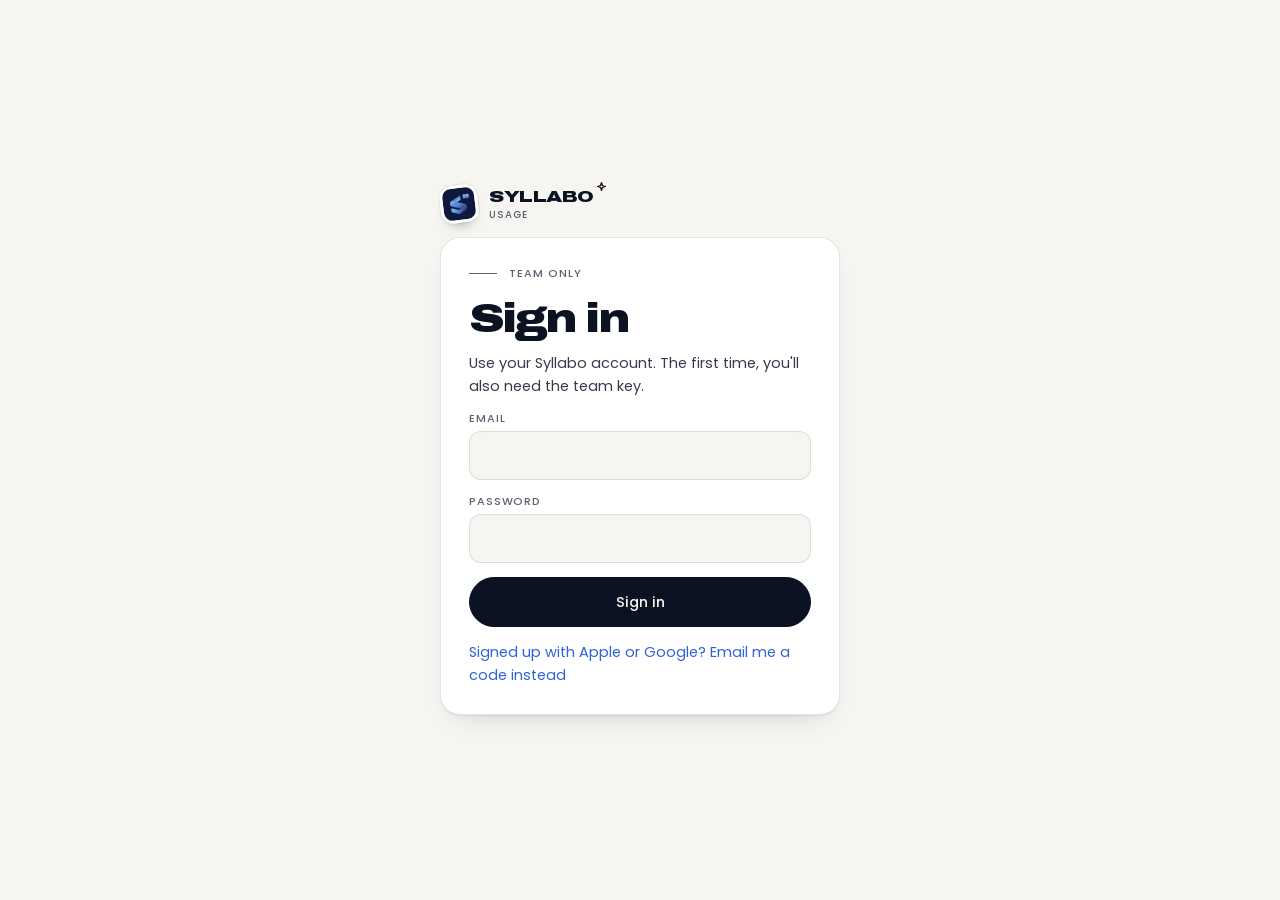
<file: studio/index.html>
<!doctype html>
<html lang="en">
<head>
<meta charset="utf-8">
<meta name="viewport" content="width=device-width, initial-scale=1">
<meta name="robots" content="noindex, nofollow">
<meta name="referrer" content="no-referrer">
<meta http-equiv="Content-Security-Policy" content="default-src 'none'; script-src 'self' 'unsafe-inline'; style-src 'self' 'unsafe-inline'; font-src 'self'; img-src 'self' data:; connect-src https://ktceskjocaycnquayffd.supabase.co; base-uri 'none'; form-action 'none'">
<title>Syllabo Usage</title>
<!--
  Syllabo's usage dashboard, for the laptop. Plan: docs/plans/2026-10-10-usage-dashboard.md.
  Open it with Tools/metrics/open-dashboard.command (writes config.js from Secrets.plist, then opens this page).
  Sign in with an account listed in the `admins` table. Data: rpc/usage_dashboard (Tools/supabase/usage_dashboard.sql),
  rpc/feedback_list and rpc/feedback_set_status (Tools/supabase/usage_events.sql). No third-party scripts.
  dashboard.html?demo shows made-up numbers, for checking the layout.
  Published copy (syllabo.org/studio): Tools/metrics/publish.command writes it with the config inlined.
  Team members join with their own Syllabo account and a team key (Tools/supabase/usage_team.sql).
-->
<link rel="stylesheet" href="../assets/fonts/fonts.css">
<style>
/* syllabo.org's look (website/redesign/d): warm paper, navy ink, Archivo display headings, Poppins for everything else
   (small uppercase labels with a hairline; no monospace anywhere, at Tyler's request), white cards. Fonts come from the site (../assets/fonts); opened locally, the system fonts stand in. */
:root {
  color-scheme: light;
  --page: #F6F5F1; --page-2: #EEECE6; --surface: #FFFFFF; --raised: #FFFFFF; --ink: #0B1322; --ink-2: #353C4A;
  --muted: #5B6170; --grey: #848A93; --grid: rgba(11,19,34,.08); --axis: rgba(11,19,34,.22); --ring: rgba(11,19,34,.11);
  --wash: rgba(11,19,34,.045); --shadow: 0 1px 1.5px rgba(11,19,34,.06), 0 12px 28px -18px rgba(11,19,34,.28);
  --s1: #2F63D6; --s1-fill: rgba(47,99,214,.09); --s2: #E8743B; --s3: #2E9E48; --accent: #2F63D6; --gold: #FFC93C;
  --seq-0: #E3ECFB; --seq-1: #C3D5F6; --seq-2: #93B3EE; --seq-3: #5F8DE4; --seq-4: #2F63D6; --seq-5: #1E46A8;
  --up: #1F8A36; --down: #D9423F;
  --ease: cubic-bezier(.22,1,.36,1); --back: cubic-bezier(.34,1.45,.64,1);
  --display: "Archivo", "Arial Black", system-ui, sans-serif;
  --body: "Poppins", system-ui, -apple-system, "Segoe UI", Roboto, sans-serif;
}
@media (prefers-color-scheme: dark) {
  :root:where(:not([data-theme="light"])) {
    color-scheme: dark;
    --page: #0B1322; --page-2: #111B2E; --surface: #17223A; --raised: #1C2945; --ink: #F3F5FA; --ink-2: #C9D1E0;
    --muted: #A9B4C8; --grey: #8792A8; --grid: rgba(243,245,250,.08); --axis: rgba(243,245,250,.22); --ring: rgba(243,245,250,.10);
    --wash: rgba(243,245,250,.06); --shadow: 0 12px 28px -18px rgba(0,0,0,.6);
    --s1: #6A9BEF; --s1-fill: rgba(106,155,239,.14); --s2: #F08A55; --s3: #3FB950; --accent: #6A9BEF;
    --seq-0: #1B2C4D; --seq-1: #213B6A; --seq-2: #2A4F92; --seq-3: #3866BE; --seq-4: #5A88E0; --seq-5: #8DB0F2;
    --up: #3FB950; --down: #F06A67;
  }
}
:root[data-theme="dark"] {
  color-scheme: dark;
  --page: #0B1322; --page-2: #111B2E; --surface: #17223A; --raised: #1C2945; --ink: #F3F5FA; --ink-2: #C9D1E0;
  --muted: #A9B4C8; --grey: #8792A8; --grid: rgba(243,245,250,.08); --axis: rgba(243,245,250,.22); --ring: rgba(243,245,250,.10);
  --wash: rgba(243,245,250,.06); --shadow: 0 12px 28px -18px rgba(0,0,0,.6);
  --s1: #6A9BEF; --s1-fill: rgba(106,155,239,.14); --s2: #F08A55; --s3: #3FB950; --accent: #6A9BEF;
  --seq-0: #1B2C4D; --seq-1: #213B6A; --seq-2: #2A4F92; --seq-3: #3866BE; --seq-4: #5A88E0; --seq-5: #8DB0F2;
  --up: #3FB950; --down: #F06A67;
}
* { box-sizing: border-box; }
html, body { margin: 0; background: var(--page); color: var(--ink); font: 400 14.5px/1.55 var(--body); -webkit-font-smoothing: antialiased; }
button, input, select { font: inherit; color: inherit; }
a { color: var(--accent); }
.hidden { display: none !important; }
:focus-visible { outline: 3px solid var(--accent); outline-offset: 2px; border-radius: 6px; }
.disp { font-family: var(--display); font-weight: 900; font-stretch: 125%; font-variation-settings: "wdth" 125; letter-spacing: -.035em; line-height: .95; }
.label { display: flex; align-items: center; gap: 12px; font: 500 11px/1.3 var(--body); letter-spacing: .09em; text-transform: uppercase; color: var(--muted); }
.label i { display: block; width: 28px; height: 1px; background: currentColor; }
.label b { color: var(--accent); font-weight: 500; }

/* Brand lockup, as on the site: the app icon as a tilted sticker and the wordmark with a gold spark */
.lockup { display: flex; align-items: center; gap: 11px; }
.lk-icon { width: 38px; height: 38px; padding: 3px; border-radius: 12px; background: #fff; box-shadow: 0 0 0 1px rgba(11,19,34,.07), 0 8px 14px -10px rgba(11,19,34,.6); transform: rotate(-7deg); flex: none; }
.lk-icon img { width: 100%; height: 100%; border-radius: 9px; display: block; }
.lk-word { position: relative; font-family: var(--display); font-weight: 900; font-stretch: 125%; font-variation-settings: "wdth" 125; font-size: 17px; letter-spacing: -.03em; line-height: 1; padding-right: 12px; }
.lk-word svg { position: absolute; right: 0; top: -6px; width: 9px; height: 9px; }
.lk-word svg path { fill: var(--gold); stroke: var(--ink); stroke-width: 3.2; stroke-linejoin: round; }
.lk-sub { font: 500 10px/1 var(--body); letter-spacing: .1em; text-transform: uppercase; color: var(--muted); margin-top: 5px; }

/* Sign-in */
.signin { min-height: 100vh; display: grid; place-items: center; padding: 24px 16px; }
.signin form { width: 100%; max-width: 400px; display: grid; gap: 14px; }
.signin .panel { background: var(--surface); border: 1px solid var(--ring); border-radius: 20px; padding: 28px; display: grid; gap: 14px; box-shadow: var(--shadow); }
.signin h1 { font-size: 40px; margin: 6px 0 0; }
.signin p { margin: 0; color: var(--ink-2); }
.field { display: grid; gap: 6px; }
.field label { font: 500 11px/1.3 var(--body); letter-spacing: .08em; text-transform: uppercase; color: var(--muted); }
.field input { padding: 12px 14px; border-radius: 12px; border: 1px solid var(--ring); background: var(--page); }
.field input:focus { border-color: var(--accent); outline: none; box-shadow: 0 0 0 3px var(--s1-fill); }
.btn { padding: 9px 16px; border-radius: 999px; border: 1px solid var(--ring); background: var(--surface); cursor: pointer; font-weight: 500; transition: background-color .2s, transform .12s; }
.btn:hover { background: var(--wash); }
.btn:active { transform: scale(.97); }
.btn.primary { background: var(--ink); border-color: var(--ink); color: var(--page); }
.btn.primary:hover { background: var(--ink-2); }
.signin .btn.primary { padding: 13px 18px; }
.btn.small { padding: 5px 12px; font-size: 12.5px; }
.linkish { background: none; border: 0; color: var(--accent); cursor: pointer; padding: 0; text-align: left; }
.error { color: var(--down); font-size: 13px; }
.error:empty { display: none; }
.note { color: var(--muted); font-size: 12.5px; }
.note:empty { display: none; }

/* Top bar: a white island like the site's nav */
.shell { min-height: 100vh; }
.topbar { position: sticky; top: 12px; z-index: 20; max-width: 1240px; margin: 12px auto 0; padding: 0 16px; }
.bar { display: flex; align-items: center; gap: 14px; background: var(--surface); border: 1px solid var(--ring); border-radius: 18px; padding: 8px 10px 8px 12px; box-shadow: var(--shadow); }
.tabs { display: flex; gap: 2px; overflow-x: auto; scrollbar-width: none; flex: 1; min-width: 0; justify-content: center; }
.tabs::-webkit-scrollbar { display: none; }
.tab { border: 0; background: none; padding: 8px 12px; border-radius: 10px; cursor: pointer; color: var(--muted); font-weight: 500; white-space: nowrap; display: inline-flex; align-items: center; gap: 6px; }
.tab:hover { color: var(--ink); background: var(--wash); }
.tab.on { color: var(--ink); background: var(--wash); box-shadow: inset 0 -2px 0 var(--accent); }
.tab .count { background: var(--accent); color: #fff; border-radius: 999px; font-size: 11px; line-height: 18px; padding: 0 7px; }
.bar-end { display: flex; align-items: center; gap: 4px; }
.icon-btn { border: 0; background: none; cursor: pointer; color: var(--muted); padding: 8px 10px; border-radius: 10px; font-size: 13px; font-weight: 500; }
.icon-btn:hover { color: var(--ink); background: var(--wash); }

.main { max-width: 1240px; margin: 0 auto; padding: 34px 16px 64px; min-width: 0; }
.head { display: flex; align-items: flex-end; justify-content: space-between; gap: 18px; flex-wrap: wrap; margin-bottom: 22px; }
.head h1 { font-size: clamp(38px, 5vw, 60px); margin: 10px 0 0; }
.controls { display: flex; align-items: center; gap: 10px; flex-wrap: wrap; }
.seg { display: inline-flex; background: var(--surface); border: 1px solid var(--ring); border-radius: 999px; padding: 3px; }
.seg button { border: 0; background: none; padding: 6px 13px; cursor: pointer; border-radius: 999px; color: var(--muted); font-weight: 500; }
.seg button.on { background: var(--ink); color: var(--page); }
.check { display: flex; gap: 7px; align-items: center; font-size: 12.5px; color: var(--muted); cursor: pointer; }
.check input { accent-color: var(--accent); }
.lede { font-size: 15.5px; line-height: 1.55; color: var(--ink-2); max-width: 62ch; margin: 12px 0 0; }
.notice { display: flex; gap: 14px; align-items: flex-start; background: var(--surface); border: 1px solid var(--ring); border-left: 4px solid var(--accent); border-radius: 16px; padding: 16px 20px; margin-bottom: 18px; color: var(--ink-2); font-size: 14px; box-shadow: var(--shadow); }
.notice b { color: var(--ink); }
.health { display: grid; grid-template-columns: repeat(5, minmax(0, 1fr)); gap: 0; margin: 0 -22px -22px; border-top: 1px solid var(--grid); }
.hm { padding: 18px 20px 20px; min-width: 0; display: flex; flex-direction: column; gap: 6px; }
.hm + .hm { border-left: 1px solid var(--grid); }
.hm .label { display: block; font-size: 10.5px; white-space: nowrap; overflow: hidden; text-overflow: ellipsis; }
.hm .value { font-family: var(--display); font-weight: 800; font-stretch: 112%; font-variation-settings: "wdth" 112; font-size: 30px; letter-spacing: -.03em; line-height: 1; }
.hm .basis { font-size: 12px; color: var(--muted); }
.caption { font-size: 13px; color: var(--muted); margin: 0 0 12px; }
.caption b { color: var(--ink); font-weight: 600; }
.stamp { font: 500 11px/1.4 var(--body); letter-spacing: .06em; text-transform: uppercase; color: var(--muted); margin-top: 10px; }
.loading .content { opacity: .45; transition: opacity .15s; }
.foot-note { max-width: 1240px; margin: 0 auto; padding: 0 16px 40px; display: flex; gap: 18px; flex-wrap: wrap; font: 500 11px/1.4 var(--body); letter-spacing: .06em; text-transform: uppercase; color: var(--muted); }

/* Cards */
.card { background: var(--surface); border: 1px solid var(--ring); border-radius: 20px; padding: 22px; min-width: 0; box-shadow: var(--shadow); }
.card h3 { margin: 0 0 4px; font-size: 16px; font-weight: 600; letter-spacing: -.01em; }
.card .sub { color: var(--muted); font-size: 12.5px; margin: 0 0 16px; max-width: 70ch; }
.grid2 { display: grid; grid-template-columns: repeat(2, minmax(0, 1fr)); gap: 18px; margin-top: 18px; }
.grid3 { display: grid; grid-template-columns: repeat(3, minmax(0, 1fr)); gap: 18px; margin-top: 18px; }

/* KPI tabs */
.kpis { display: grid; grid-template-columns: repeat(6, minmax(0, 1fr)); margin: -22px -22px 18px; border-bottom: 1px solid var(--grid); }
.kpi { border: 0; background: none; text-align: left; padding: 18px 20px 16px; cursor: pointer; border-bottom: 3px solid transparent; min-width: 0; transition: background-color .2s; }
.kpi:first-child { border-top-left-radius: 20px; }
.kpi:last-child { border-top-right-radius: 20px; }
.kpi + .kpi { border-left: 1px solid var(--grid); }
.kpi:hover { background: var(--wash); }
.kpi.on { border-bottom-color: var(--accent); }
.kpi .label { font-size: 10.5px; white-space: nowrap; overflow: hidden; text-overflow: ellipsis; display: block; }
.kpi .value { font-family: var(--display); font-weight: 800; font-stretch: 112%; font-variation-settings: "wdth" 112; font-size: 30px; letter-spacing: -.03em; margin: 8px 0 4px; line-height: 1; }
.kpi .delta { font-size: 12px; color: var(--muted); }
.delta.up { color: var(--up); } .delta.down { color: var(--down); }

/* Charts */
.chart { position: relative; }
.chart svg { display: block; width: 100%; height: auto; overflow: visible; }
.chart .tick { fill: var(--muted); font: 400 11px var(--body); font-variant-numeric: tabular-nums; }
.chart .gridline { stroke: var(--grid); stroke-width: 1; }
.chart .baseline { stroke: var(--axis); stroke-width: 1; }
.tip { position: absolute; pointer-events: none; background: var(--surface); border: 1px solid var(--ring); border-radius: 12px; padding: 9px 12px; font-size: 12px; box-shadow: var(--shadow); white-space: nowrap; z-index: 5; }
.tip .row { display: flex; align-items: center; gap: 8px; }
.tip .key { width: 12px; height: 2px; border-radius: 1px; }
.tip b { font-variant-numeric: tabular-nums; font-weight: 600; }
.legend { display: flex; gap: 16px; font-size: 12px; color: var(--ink-2); margin: 0 0 10px; }
.legend i { display: inline-block; width: 14px; height: 2px; vertical-align: middle; margin-right: 6px; border-radius: 1px; }

/* Bars and tables */
.bars { display: grid; gap: 10px; }
.bar-row { display: grid; grid-template-columns: minmax(120px, 34%) 1fr auto; align-items: center; gap: 12px; font-size: 13px; }
.bar-row .name { color: var(--ink-2); overflow: hidden; text-overflow: ellipsis; white-space: nowrap; }
.bar-row .track { height: 10px; position: relative; background: var(--page-2); border-radius: 999px; }
.bar-row .fill { position: absolute; inset: 0 auto 0 0; background: var(--s1); border-radius: 999px; min-width: 4px; }
.bar-row .val { font-variant-numeric: tabular-nums; min-width: 48px; text-align: right; font-weight: 500; }
.bar-row .drop { color: var(--down); font-size: 11px; margin-left: 6px; font-weight: 400; }
.bar-row .share { color: var(--muted); font-size: 11px; margin-left: 6px; font-weight: 400; }
.bar-row.worst .name { color: var(--ink); font-weight: 600; }
.bar-row.worst .fill { background: var(--down); }
table { width: 100%; border-collapse: collapse; font-size: 13px; }
th { text-align: left; font: 500 10.5px/1.3 var(--body); letter-spacing: .08em; text-transform: uppercase; color: var(--muted); padding: 8px 10px; border-bottom: 1px solid var(--grid); }
td { padding: 10px; border-bottom: 1px solid var(--grid); font-variant-numeric: tabular-nums; }
tr:last-child td { border-bottom: 0; }
td.num, th.num { text-align: right; }
.cell { display: inline-block; min-width: 58px; text-align: center; border-radius: 999px; padding: 2px 8px; font-weight: 500; }
.pending { color: var(--grey); font-style: italic; font-weight: 400; }
.stack { display: flex; height: 12px; border-radius: 999px; overflow: hidden; gap: 2px; }
.stack div { min-width: 2px; }
.empty { color: var(--muted); padding: 18px 0; text-align: center; }
.tag { display: inline-block; font: 500 10.5px/1.6 var(--body); letter-spacing: .06em; text-transform: uppercase; padding: 1px 9px; border-radius: 999px; background: var(--wash); color: var(--ink-2); }

/* Feedback */
.fb-filters { display: flex; gap: 8px; margin-bottom: 16px; flex-wrap: wrap; align-items: center; }
.fb { border: 1px solid var(--ring); border-radius: 18px; padding: 16px 18px; margin-bottom: 12px; background: var(--surface); box-shadow: var(--shadow); }
.fb .head-row { display: flex; gap: 8px; align-items: center; flex-wrap: wrap; font-size: 12px; color: var(--muted); }
.fb .text { margin: 10px 0; white-space: pre-wrap; font-size: 15px; }
.fb .meta { display: flex; gap: 16px; flex-wrap: wrap; font-size: 12.5px; color: var(--ink-2); }
.fb .actions { display: flex; gap: 8px; margin-top: 12px; align-items: center; }
.fb details { margin-top: 10px; font-size: 12.5px; color: var(--ink-2); }
.fb details ol { margin: 6px 0 0; padding-left: 20px; font-size: 12px; }
.status-new { background: var(--accent); color: #fff; }

@media (max-width: 1000px) {
  .bar { flex-wrap: wrap; }
  .tabs { order: 3; flex-basis: 100%; justify-content: flex-start; }
  .kpis { grid-template-columns: repeat(3, minmax(0, 1fr)); }
  .health { grid-template-columns: repeat(2, minmax(0, 1fr)); }
  .hm + .hm { border-left: 0; }
  .hm { border-top: 1px solid var(--grid); }
  .kpi:nth-child(4) { border-left: 0; }
  .kpi:nth-child(-n+3) { border-bottom: 1px solid var(--grid); }
  .grid2, .grid3 { grid-template-columns: 1fr; }
}
@media (max-width: 560px) {
  .kpis { grid-template-columns: repeat(2, minmax(0, 1fr)); }
  .kpi:nth-child(odd) { border-left: 0; }
  .kpi:nth-child(4) { border-left: 1px solid var(--grid); }
}
/* ---------- Polish, as on syllabo.org: settle-in easing, a little overshoot, presses, drawn underlines ---------- */
.lockup { cursor: default; }
.lk-icon { transition: transform .7s var(--back); }
.lk-word i { display: inline-block; font-style: normal; }
.lk-word svg { transition: transform .8s var(--back); }
.tabs { position: relative; }
.tab { position: relative; z-index: 1; transition: color .25s; }
.tab:hover { background: none; }
.tab.on { background: none; box-shadow: none; }
.tab-ink { position: absolute; z-index: 0; top: 0; bottom: 0; left: 0; width: 0; border-radius: 10px; background: var(--wash);
  box-shadow: inset 0 -2px 0 var(--accent); pointer-events: none; transition: transform .55s var(--ease), width .55s var(--ease); }
.seg { position: relative; }
.seg button { position: relative; z-index: 1; transition: color .3s; }
.seg button.on { background: none; }
.seg-ink { position: absolute; z-index: 0; top: 3px; bottom: 3px; left: 0; width: 0; border-radius: 999px; background: var(--ink);
  pointer-events: none; transition: transform .55s var(--ease), width .55s var(--ease); }
.btn { transition: background-color .25s, box-shadow .35s var(--ease), transform .45s var(--back); }
.btn:hover { transform: translateY(-1px); box-shadow: 0 10px 18px -14px rgba(11,19,34,.55); }
.btn.primary:hover { box-shadow: 0 16px 26px -16px rgba(11,19,34,.8); }
.btn:active { transform: scale(.97); transition: transform .12s; }
.icon-btn, .tab { transition: color .25s, background-color .25s; }
.linkish { position: relative; text-decoration: none; }
.linkish::after { content: ""; position: absolute; left: 0; right: 0; bottom: -2px; height: 1.5px; background: currentColor;
  transform: scaleX(0); transform-origin: 0 50%; transition: transform .5s var(--ease); }
.linkish:hover::after, .linkish:focus-visible::after { transform: scaleX(1); }
.kpi { position: relative; border-bottom: 0; }
.kpi::after { content: ""; position: absolute; left: 0; right: 0; bottom: -1px; height: 3px; background: var(--accent);
  transform: scaleX(0); transform-origin: 50% 50%; transition: transform .55s var(--ease); }
.kpi.on::after { transform: scaleX(1); }
.kpi .value { transition: transform .5s var(--back); }
.kpi:hover .value { transform: translateY(-2px); }
.bar-row .fill { transform-origin: 0 50%; transition: filter .25s; }
.bar-row:hover .fill { filter: brightness(1.12); }
.bar-row .name { transition: color .25s; }
.bar-row:hover .name { color: var(--ink); }
tbody tr { transition: background-color .2s; }
tbody tr:hover { background: var(--wash); }
.fb { transition: box-shadow .4s var(--ease), transform .5s var(--ease); }
.fb:hover { box-shadow: 0 1px 1.5px rgba(11,19,34,.06), 0 18px 34px -20px rgba(11,19,34,.35); }
.tip { transition: opacity .15s; }
.field input { transition: border-color .2s, box-shadow .25s; }
@media (hover: hover) {
  .lockup:hover .lk-icon { transform: rotate(5deg) scale(1.07); }
  .lockup:hover .lk-word svg { transform: rotate(90deg) scale(1.3); }
}
@keyframes lkhop { 45% { transform: translateY(-4px); } }
@keyframes rise { from { opacity: 0; transform: translateY(14px); } }
@keyframes grow { from { transform: scaleX(0); } }
@keyframes draw { from { stroke-dashoffset: 1; } to { stroke-dashoffset: 0; } }
@keyframes fade { from { opacity: 0; } }
@media (prefers-reduced-motion: no-preference) {
  @media (hover: hover) { .lockup:hover .lk-word i { animation: lkhop .5s var(--back) both; animation-delay: calc(var(--j) * 30ms); } }
  .head.enter > div:first-child { animation: rise .7s var(--ease) both; }
  .signin:not(.hidden) form { animation: rise .8s var(--ease) both; }
  .enter .card, .enter .fb { animation: rise .7s var(--ease) both; animation-delay: calc(var(--i, 0) * 55ms); }
  .enter .bar-row .fill, .enter .stack { animation: grow 1s var(--ease) both; animation-delay: calc(var(--i, 0) * 55ms + .15s); transform-origin: 0 50%; }
  .enter .chart polyline, .chart.enter polyline { stroke-dasharray: 1; animation: draw 1.3s var(--ease) both .15s; }
  .enter .chart polygon, .chart.enter polygon { animation: fade 1s var(--ease) both .45s; }
}
@media (prefers-reduced-motion: reduce) {
  .tab-ink, .seg-ink, .btn, .kpi::after, .linkish::after { transition: none; }
}
</style>
<script>window.SYLLABO_DASH = {"url": "https://ktceskjocaycnquayffd.supabase.co", "anonKey": "eyJhbGciOiJIUzI1NiIsInR5cCI6IkpXVCJ9.eyJpc3MiOiJzdXBhYmFzZSIsInJlZiI6Imt0Y2Vza2pvY2F5Y25xdWF5ZmZkIiwicm9sZSI6ImFub24iLCJpYXQiOjE3ODkxMjQ3MDgsImV4cCI6MjEwNDcwMDcwOH0.nbpjbfvOV_dyPBhc4Ko6V8AuHyLviKxzhJUVGCS3DFQ", "published": true};</script>
</head>
<body>

<div id="signin" class="signin hidden">
  <form id="signin-form" autocomplete="on">
    <div class="lockup"><span class="lk-icon"><img src="../assets/apple-touch-icon.png" alt="" onerror="this.parentNode.remove()"></span><div><div class="lk-word"><i style="--j:0">S</i><i style="--j:1">Y</i><i style="--j:2">L</i><i style="--j:3">L</i><i style="--j:4">A</i><i style="--j:5">B</i><i style="--j:6">O</i><svg viewBox="0 0 24 24" aria-hidden="true"><path d="M12 1.5l2.6 7.9 7.9 2.6-7.9 2.6L12 22.5l-2.6-7.9L1.5 12l7.9-2.6z"/></svg></div><div class="lk-sub">Usage</div></div></div>
    <div class="panel">
      <div class="label"><i></i>Team only</div>
      <h1 class="disp">Sign in</h1>
      <p>Use your Syllabo account. The first time, you'll also need the team key.</p>
      <div class="field"><label for="email">Email</label><input id="email" type="email" autocomplete="username" required></div>
      <div class="field" id="pw-field"><label for="password">Password</label><input id="password" type="password" autocomplete="current-password"></div>
      <div class="field hidden" id="code-field"><label for="code">6-digit code from the email</label><input id="code" inputmode="numeric" autocomplete="one-time-code" maxlength="10"></div>
      <button class="btn primary" type="submit" id="signin-btn">Sign in</button>
      <button class="linkish" type="button" id="mode-btn">Signed up with Apple or Google? Email me a code instead</button>
      <div class="error" id="signin-error"></div>
      <div class="note" id="config-note"></div>
    </div>
  </form>
</div>

<div id="join" class="signin hidden">
  <form id="join-form" autocomplete="off">
    <div class="lockup"><span class="lk-icon"><img src="../assets/apple-touch-icon.png" alt="" onerror="this.parentNode.remove()"></span><div><div class="lk-word"><i style="--j:0">S</i><i style="--j:1">Y</i><i style="--j:2">L</i><i style="--j:3">L</i><i style="--j:4">A</i><i style="--j:5">B</i><i style="--j:6">O</i><svg viewBox="0 0 24 24" aria-hidden="true"><path d="M12 1.5l2.6 7.9 7.9 2.6-7.9 2.6L12 22.5l-2.6-7.9L1.5 12l7.9-2.6z"/></svg></div><div class="lk-sub">Usage</div></div></div>
    <div class="panel">
      <div class="label"><i></i>One more step</div>
      <h1 class="disp">Team key</h1>
      <p id="join-who"></p>
      <p>Ask Tyler for a team key. It looks like 7F3A-91C2-0BDE and works once for you.</p>
      <div class="field"><label for="team-key">Team key</label><input id="team-key" required autocapitalize="characters" spellcheck="false"></div>
      <button class="btn primary" type="submit">Join</button>
      <button class="linkish" type="button" id="join-signout">Use a different account</button>
      <div class="error" id="join-error"></div>
    </div>
  </form>
</div>

<div id="app" class="shell hidden">
  <header class="topbar">
    <div class="bar">
      <div class="lockup"><span class="lk-icon"><img src="../assets/apple-touch-icon.png" alt="" onerror="this.parentNode.remove()"></span><div><div class="lk-word"><i style="--j:0">S</i><i style="--j:1">Y</i><i style="--j:2">L</i><i style="--j:3">L</i><i style="--j:4">A</i><i style="--j:5">B</i><i style="--j:6">O</i><svg viewBox="0 0 24 24" aria-hidden="true"><path d="M12 1.5l2.6 7.9 7.9 2.6-7.9 2.6L12 22.5l-2.6-7.9L1.5 12l7.9-2.6z"/></svg></div><div class="lk-sub">Usage</div></div></div>
      <nav class="tabs" aria-label="Pages">
        <span class="tab-ink" aria-hidden="true"></span>
        <button class="tab on" data-page="overview">Overview</button>
        <button class="tab" data-page="setup">Setup funnel</button>
        <button class="tab" data-page="retention">Coming back</button>
        <button class="tab" data-page="sessions">Sessions</button>
        <button class="tab" data-page="problems">Problems</button>
        <button class="tab" data-page="feedback">Feedback <span class="count hidden" id="fb-count"></span></button>
        <button class="tab" data-page="team">Team</button>
      </nav>
      <div class="bar-end">
        <button class="icon-btn" id="theme-btn" type="button" title="Light or dark">Theme</button>
        <button class="icon-btn" id="signout-btn" type="button">Sign out</button>
      </div>
    </div>
  </header>
  <main class="main" id="main">
    <div class="head">
      <div>
        <div class="label" id="page-kicker"><i></i><b>01</b> Overview</div>
        <h1 class="disp" id="page-title">Overview</h1>
        <p class="lede" id="page-lede"></p>
        <div class="stamp" id="stamp"></div>
      </div>
      <div class="controls">
        <div class="seg" id="range">
          <span class="seg-ink" aria-hidden="true"></span><button data-days="7">7 days</button><button data-days="28" class="on">28 days</button><button data-days="90">90 days</button><button data-days="365">365 days</button>
        </div>
        <label class="check" id="test-label" title="Also count Debug builds launched with --usage-send, to see the pipeline working before a release."><input type="checkbox" id="test-box"> Show test builds</label>
        <button class="btn" id="refresh-btn" type="button">Refresh</button>
      </div>
    </div>
    <div class="error" id="load-error"></div>
    <div class="content" id="content"></div>
  </main>
  <footer class="foot-note">
    <span id="who"></span>
    <span id="live-note">Updates every 2 minutes while open</span>
    <span>Keys 1 to 7 switch pages</span>
    <span>Counts are events, not people. No student can be identified from them.</span>
  </footer>
</div>

<script>
"use strict";
// Inside another site's frame the page refuses to run, so nobody can lay it under a page of their own (clickjacking).
if (window.top !== window.self) { document.documentElement.textContent = ""; throw new Error("framed"); }
const CFG = window.SYLLABO_DASH || {};
// The published copy (publish.command) has no demo mode, so a made-up screenshot can't pass as syllabo.org/studio.
const DEMO = !CFG.published && new URLSearchParams(location.search).has("demo");
/** A reply link only for a plain address; anything else (say, one carrying ?bcc=) stays text. */
const PLAIN_EMAIL = /^[A-Za-z0-9._+-]+@[A-Za-z0-9-]+(\.[A-Za-z0-9-]+)*\.[A-Za-z]{2,}$/;
// The dashboard isn't the app. A version far above any minimum lets it past the database's update gate
// (check_app_version, Tools/supabase/app_version_gate.sql).
const VERSION_HEADER = "999.0";
const state = { days: 28, page: "overview", data: null, feedback: [], team: null, newKey: null, fbFilter: "new", kpi: "installs", session: null, includeTest: false };

// ---------- small DOM helper: text always goes in as text, never as HTML (feedback is typed by students) ----------
function h(tag, attrs, ...kids) {
  const el = document.createElement(tag);
  for (const [k, v] of Object.entries(attrs || {})) {
    if (v == null || v === false) continue;
    if (k === "class") el.className = v;
    else if (k === "style") el.setAttribute("style", v);
    else if (k.startsWith("on")) el.addEventListener(k.slice(2), v);
    else el.setAttribute(k, v === true ? "" : v);
  }
  for (const kid of kids.flat()) if (kid != null && kid !== false) el.append(kid instanceof Node ? kid : document.createTextNode(String(kid)));
  return el;
}
const svgNS = "http://www.w3.org/2000/svg";
function s(tag, attrs, ...kids) {
  const el = document.createElementNS(svgNS, tag);
  for (const [k, v] of Object.entries(attrs || {})) if (v != null) el.setAttribute(k, v);
  for (const kid of kids.flat()) if (kid != null) el.append(kid instanceof Node ? kid : document.createTextNode(String(kid)));
  return el;
}
const fmt = (n) => (n == null || isNaN(n)) ? "–" : Math.round(n).toLocaleString();
const fmt1 = (n) => (n == null || isNaN(n)) ? "–" : (Math.round(n * 10) / 10).toLocaleString();
const pct = (a, b) => b > 0 ? Math.round((a / b) * 1000) / 10 : null;
const dayLabel = (iso, long) => new Date(iso + "T00:00:00Z").toLocaleDateString(undefined, { day: "numeric", month: "short", timeZone: "UTC", ...(long ? { weekday: "short" } : {}) });

// ---------- auth (Supabase Auth over plain fetch) ----------
const SESSION_KEY = "syllabo-dash-session", EMAIL_KEY = "syllabo-dash-email";
function loadSession() { try { return JSON.parse(sessionStorage.getItem(SESSION_KEY) || "null"); } catch { return null; } }
function saveSession(sess) { try { sess ? sessionStorage.setItem(SESSION_KEY, JSON.stringify(sess)) : sessionStorage.removeItem(SESSION_KEY); } catch {} state.session = sess; }
async function authPost(path, body) {
  const r = await fetch(`${CFG.url}/auth/v1/${path}`, { method: "POST", headers: { apikey: CFG.anonKey, "Content-Type": "application/json" }, body: JSON.stringify(body) });
  const j = await r.json().catch(() => ({}));
  if (!r.ok) throw new Error(j.error_description || j.msg || j.message || `Sign-in failed (${r.status}).`);
  return j;
}
function keep(j, email) { saveSession({ access_token: j.access_token, refresh_token: j.refresh_token, expires_at: Date.now() + (j.expires_in || 3600) * 1000, email }); }
async function token() {
  const sess = state.session;
  if (!sess) throw new Error("signed out");
  if (Date.now() < sess.expires_at - 60_000) return sess.access_token;
  const j = await authPost("token?grant_type=refresh_token", { refresh_token: sess.refresh_token });
  keep(j, sess.email);
  return j.access_token;
}
async function rpc(name, body) {
  const r = await fetch(`${CFG.url}/rest/v1/rpc/${name}`, {
    method: "POST",
    headers: { apikey: CFG.anonKey, Authorization: `Bearer ${await token()}`, "Content-Type": "application/json", "X-Syllabo-Version": VERSION_HEADER },
    body: JSON.stringify(body || {}),
  });
  const text = await r.text();
  let j = null; try { j = text ? JSON.parse(text) : null; } catch {}
  if (!r.ok) {
    const msg = (j && (j.message || j.hint)) || `Request failed (${r.status}).`;
    if (r.status === 401) { saveSession(null); showSignin("Your sign-in ran out. Sign in again."); }
    if (msg === "Not allowed") { showJoin(); throw new Error("Not on the team yet."); }
    throw new Error(msg);
  }
  return j;
}

// ---------- sign-in screen ----------
let codeMode = false, codeSent = false;
function showSignin(message) {
  document.getElementById("app").classList.add("hidden");
  document.getElementById("signin").classList.remove("hidden");
  document.getElementById("signin-error").textContent = message || "";
  document.getElementById("email").value = localStorage.getItem(EMAIL_KEY) || "";
  if (!CFG.url || !CFG.anonKey) document.getElementById("config-note").textContent = "No config.js found. Open the dashboard with Tools/metrics/open-dashboard.command, which writes it from Secrets.plist. Or add ?demo to the address to see made-up numbers.";
}
document.getElementById("mode-btn").addEventListener("click", () => {
  codeMode = !codeMode; codeSent = false;
  document.getElementById("pw-field").classList.toggle("hidden", codeMode);
  document.getElementById("code-field").classList.add("hidden");
  document.getElementById("signin-btn").textContent = codeMode ? "Email me a code" : "Sign in";
  document.getElementById("mode-btn").textContent = codeMode ? "Use my password instead" : "Signed up with Apple or Google? Email me a code instead";
  document.getElementById("signin-error").textContent = "";
});
document.getElementById("signin-form").addEventListener("submit", async (e) => {
  e.preventDefault();
  const err = document.getElementById("signin-error"); err.textContent = "";
  const email = document.getElementById("email").value.trim().toLowerCase();
  try { localStorage.setItem(EMAIL_KEY, email); } catch {}
  try {
    if (!codeMode) {
      keep(await authPost("token?grant_type=password", { email, password: document.getElementById("password").value }), email);
    } else if (!codeSent) {
      // The password-reset email carries a 6-digit code (docs/CLOUD-SETUP.md); verifying it signs in without
      // changing the password. It works for Apple and Google accounts too.
      await authPost("recover", { email });
      codeSent = true;
      document.getElementById("code-field").classList.remove("hidden");
      document.getElementById("signin-btn").textContent = "Sign in with the code";
      err.textContent = "Code sent. The email is titled as a password reset; your password doesn't change.";
      return;
    } else {
      keep(await authPost("verify", { type: "recovery", email, token: document.getElementById("code").value.trim() }), email);
    }
    document.getElementById("password").value = "";
    startApp();
  } catch (x) { err.textContent = x.message; }
});

// ---------- joining with a team key ----------
function showJoin() {
  document.getElementById("app").classList.add("hidden");
  document.getElementById("signin").classList.add("hidden");
  document.getElementById("join").classList.remove("hidden");
  document.getElementById("join-who").textContent = `Signed in as ${state.session?.email || ""}.`;
  document.getElementById("team-key").focus();
}
document.getElementById("join-signout").addEventListener("click", () => { document.getElementById("join").classList.add("hidden"); saveSession(null); showSignin(""); });
document.getElementById("join-form").addEventListener("submit", async (e) => {
  e.preventDefault();
  const err = document.getElementById("join-error"); err.textContent = "";
  try {
    const r = await rpc("join_admins", { p_code: document.getElementById("team-key").value });
    if (r === "joined" || r === "already") { document.getElementById("join").classList.add("hidden"); startApp(); return; }
    err.textContent = r === "too_many" ? "Too many tries today. Try again tomorrow, or ask for a new key." : "That key isn't valid, has been used up or has expired.";
  } catch (x) { err.textContent = x.message; }
});

// ---------- app shell ----------
function startApp() {
  document.getElementById("signin").classList.add("hidden");
  document.getElementById("join").classList.add("hidden");
  document.getElementById("app").classList.remove("hidden");
  document.getElementById("who").textContent = DEMO ? "Demo data" : (state.session?.email || "");
  load();
}
// Each page has its own link (#setup, #feedback, ...), so the back button and bookmarks work.
function setPage(page, fromHash) {
  if (!TITLES[page]) page = "overview";
  if (page === state.page && state.data) return;
  state.page = page; state.animate = true;
  document.querySelectorAll(".tab").forEach((n) => n.classList.toggle("on", n.dataset.page === page));
  if (!fromHash && location.hash !== "#" + page) history.pushState(null, "", "#" + page);
  window.scrollTo({ top: 0 });
  render();
}
document.querySelectorAll(".tab").forEach((b) => b.addEventListener("click", () => setPage(b.dataset.page)));
addEventListener("popstate", () => setPage(location.hash.slice(1), true));
addEventListener("hashchange", () => setPage(location.hash.slice(1), true));
addEventListener("keydown", (e) => {
  if (e.metaKey || e.ctrlKey || e.altKey || /input|textarea|select/i.test(e.target.tagName)) return;
  if (document.getElementById("app").classList.contains("hidden")) return;
  const pages = Object.keys(TITLES), i = Number(e.key) - 1;
  if (i >= 0 && i < pages.length) setPage(pages[i]);
});
document.querySelectorAll("#range button").forEach((b) => b.addEventListener("click", () => {
  state.days = Number(b.dataset.days);
  try { localStorage.setItem("syllabo-dash-days", String(state.days)); } catch {}
  document.querySelectorAll("#range button").forEach((n) => n.classList.toggle("on", n === b));
  moveInks();
  load();
}));
document.getElementById("refresh-btn").addEventListener("click", () => load());
document.getElementById("test-box").addEventListener("change", (e) => { state.includeTest = e.target.checked; load(); });
// Live: fresh numbers every 2 minutes while the tab is showing, and on coming back to it.
setInterval(() => { if (!document.hidden && state.data && !document.getElementById("app").classList.contains("hidden")) load(true); }, 120000);
document.addEventListener("visibilitychange", () => { if (!document.hidden && state.data && Date.now() - (state.loadedAt || 0) > 60000) load(true); });
document.getElementById("signout-btn").addEventListener("click", () => { saveSession(null); showSignin(""); });
document.getElementById("theme-btn").addEventListener("click", () => {
  const dark = getComputedStyle(document.documentElement).colorScheme === "dark";
  document.documentElement.dataset.theme = dark ? "light" : "dark";
  try { localStorage.setItem("syllabo-dash-theme", document.documentElement.dataset.theme); } catch {}
  render();
});
try { const t = localStorage.getItem("syllabo-dash-theme"); if (t) document.documentElement.dataset.theme = t; } catch {}

async function load(quiet) {
  const main = document.getElementById("main");
  if (!quiet) main.classList.add("loading");
  document.getElementById("load-error").textContent = "";
  try {
    if (DEMO) {
      state.data = demoData(state.days); state.feedback = demoFeedback();
      state.team = { admins: [{ user_id: "1", email: "tyler@example.com", added_at: new Date().toISOString(), me: true, owner: true }, { user_id: "2", email: "partner@example.com", added_at: new Date().toISOString(), me: false }], invites: [] };
    }
    else {
      const [data, fb, team] = await Promise.all([rpc("usage_dashboard", { p_days: state.days, p_include_test: state.includeTest }),
        rpc("feedback_list", { p_status: null }), rpc("admin_team", {}).catch(() => null)]);
      state.data = data; state.feedback = fb || []; state.team = team;
    }
    state.loadedAt = Date.now();
    if (!quiet) state.animate = true;
    const fresh = new Date(state.data.generated_at || Date.now());
    document.getElementById("stamp").textContent = `${dayLabel(state.data.from, true)} to ${dayLabel(state.data.to, true)} (UTC) · updated ${fresh.toLocaleTimeString()}${state.includeTest ? " · including test builds" : " · App Store builds only"}`;
    render();
  } catch (x) {
    if (x.message === "Not on the team yet.") return;
    document.getElementById("load-error").textContent = /usage_dashboard/.test(x.message) && /function|exist/i.test(x.message)
      ? "The dashboard function isn't on the server yet. Run Tools/supabase/usage_dashboard.sql in the SQL Editor."
      : x.message;
  } finally { main.classList.remove("loading"); }
}

const TITLES = { overview: "Overview", setup: "Setup funnel", retention: "Coming back", sessions: "Sessions", problems: "Problems", feedback: "Feedback", team: "Team" };
// One line under each title: the question the page answers.
const LEDES = {
  overview: "How Syllabo is doing at a glance. Start with Weekly health: five numbers that cover a new student's whole journey.",
  setup: "Where new students drop out before their first session. Fix the screen with the biggest drop first.",
  retention: "Whether students come back after installing. Read across a row to see one week fade; read down to compare weeks.",
  sessions: "How study sessions go: how many are finished, why some end early, and how first-week answers are marked.",
  problems: "Things that failed in the app, by type. A new code, or a jump after a release, comes first.",
  feedback: "Notes students chose to send. Read the new ones, reply where there is a contact, then mark them done.",
  team: "Who can see this dashboard, and how to add someone.",
};
function render() {
  const d = state.data; if (!d) return;
  document.getElementById("page-title").textContent = TITLES[state.page];
  document.getElementById("page-lede").textContent = LEDES[state.page];
  const order = Object.keys(TITLES), kicker = document.getElementById("page-kicker");
  kicker.replaceChildren(h("i"), h("b", {}, String(order.indexOf(state.page) + 1).padStart(2, "0")), ` ${TITLES[state.page]}`);
  const newCount = state.feedback.filter((f) => f.status === "new").length;
  const badge = document.getElementById("fb-count");
  badge.textContent = newCount; badge.classList.toggle("hidden", newCount === 0);
  const noRange = state.page === "feedback" || state.page === "team";
  document.getElementById("range").classList.toggle("hidden", noRange);
  document.getElementById("test-label").classList.toggle("hidden", noRange);
  const c = document.getElementById("content"); c.replaceChildren();
  // Nothing to show yet: say why, rather than a page of zeros.
  const t = d.totals || {};
  if (!noRange && !(t.installs || t.active || t.sessions_started || t.problems || t.setup_done)) {
    c.append(h("div", { class: "notice" }, h("div", {},
      state.includeTest ? h("b", {}, "No data in this period, even from test builds. ")
                        : h("b", {}, "No App Store data in this period yet. "),
      state.includeTest ? "Try a longer range, or launch a Debug build with --usage-send."
                        : "Counts start with the first App Store release that includes them. To see our own testing, tick Show test builds.")));
  }
  ({ overview, setup, retention, sessions, problems, feedback, team })[state.page](c, d);
  moveInks();
  if (state.animate) { state.animate = false; playEntrance(c); }
}

// ---------- motion: sliding highlights and the entrance when a page opens (none with reduced motion) ----------
const REDUCED = matchMedia("(prefers-reduced-motion: reduce)").matches;
function moveInk(ink, el) {
  if (!ink || !el) return;
  ink.style.width = el.offsetWidth + "px";
  ink.style.transform = `translateX(${el.offsetLeft}px)`;
}
function moveInks() {
  moveInk(document.querySelector(".tab-ink"), document.querySelector(".tab.on"));
  moveInk(document.querySelector(".seg-ink"), document.querySelector("#range button.on"));
  document.querySelector(".tab.on")?.scrollIntoView({ block: "nearest", inline: "nearest" });
}
addEventListener("resize", moveInks);
document.fonts?.ready.then(moveInks);
let entranceTimer = 0;
function playEntrance(c) {
  if (REDUCED) return;
  const head = document.querySelector(".head");
  [c, head].forEach((el) => { el.classList.remove("enter"); void el.offsetWidth; el.classList.add("enter"); });
  c.querySelectorAll(".card, .fb").forEach((el, i) => el.style.setProperty("--i", Math.min(i, 8)));
  // Headline numbers count up, as quickly as a glance.
  c.querySelectorAll(".kpi .value").forEach((el) => {
    const text = el.textContent, target = parseFloat(text.replace(/,/g, ""));
    if (!isFinite(target) || target === 0) return;
    const decimals = text.includes(".") ? 1 : 0, t0 = performance.now();
    const step = (t) => {
      const k = Math.min(1, (t - t0) / 700), e = 1 - Math.pow(1 - k, 3);
      el.textContent = (target * e).toLocaleString(undefined, { minimumFractionDigits: decimals, maximumFractionDigits: decimals });
      if (k < 1) requestAnimationFrame(step); else el.textContent = text;
    };
    requestAnimationFrame(step);
  });
  // The class comes off afterwards, so the quiet 2-minute refresh redraws without replaying it.
  clearTimeout(entranceTimer);
  entranceTimer = setTimeout(() => [c, head].forEach((el) => el.classList.remove("enter")), 1600);
}

// ---------- charts ----------
/** The top of the y-axis: four equal steps of a round number (1 to 8 times a power of ten), so every tick is a round number. */
function niceMax(v) {
  const raw = Math.max(1, v / 4), p = Math.pow(10, Math.floor(Math.log10(raw)));
  for (const m of [1, 2, 3, 4, 5, 6, 8, 10]) if (m * p >= raw) return 4 * m * p;
  return 40 * p;
}
const css = (name) => getComputedStyle(document.documentElement).getPropertyValue(name).trim();

/** Line chart over days. series: [{name, color (css var), values[]}]. One y-axis, crosshair tooltip. */
function lineChart(days, series, { height = 260, area = series.length === 1 } = {}) {
  const W = 900, H = height, L = 44, R = 12, T = 10, B = 26;
  const max = niceMax(Math.max(1, ...series.flatMap((x) => x.values)));
  const n = days.length, x = (i) => L + (n === 1 ? (W - L - R) / 2 : (i * (W - L - R)) / (n - 1)), y = (v) => T + (H - T - B) * (1 - v / max);
  const svg = s("svg", { viewBox: `0 0 ${W} ${H}`, role: "img", "aria-label": series.map((x) => x.name).join(", ") + " by day" });
  for (let k = 0; k <= 4; k++) {
    const v = (max * k) / 4, yy = y(v);
    svg.append(s("line", { x1: L, x2: W - R, y1: yy, y2: yy, class: k === 0 ? "baseline" : "gridline" }));
    svg.append(s("text", { x: L - 8, y: yy + 4, "text-anchor": "end", class: "tick" }, fmt(v)));
  }
  const every = Math.max(1, Math.ceil(n / 8));
  // A regular date too close to the last one is left out, so the two never overlap.
  days.forEach((dd, i) => { if ((i % every === 0 && n - 1 - i >= every * 0.6) || i === n - 1) svg.append(s("text", { x: x(i), y: H - 6, "text-anchor": i === 0 ? "start" : i === n - 1 ? "end" : "middle", class: "tick" }, dayLabel(dd))); });
  for (const se of series) {
    const pts = se.values.map((v, i) => `${x(i)},${y(v)}`).join(" ");
    if (area) svg.append(s("polygon", { points: `${x(0)},${y(0)} ${pts} ${x(n - 1)},${y(0)}`, fill: css("--s1-fill") }));
    svg.append(s("polyline", { points: pts, pathLength: 1, fill: "none", stroke: css(se.color), "stroke-width": 2, "stroke-linejoin": "round", "stroke-linecap": "round" }));
  }
  const hair = s("line", { y1: T, y2: H - B, stroke: css("--axis"), "stroke-width": 1, visibility: "hidden" });
  const dots = series.map((se) => s("circle", { r: 4, fill: css(se.color), stroke: css("--surface"), "stroke-width": 2, visibility: "hidden" }));
  svg.append(hair, ...dots);
  const wrap = h("div", { class: "chart" }, svg);
  const tip = h("div", { class: "tip hidden" }); wrap.append(tip);
  const hit = s("rect", { x: L, y: T, width: W - L - R, height: H - T - B, fill: "transparent" });
  svg.append(hit);
  hit.addEventListener("pointermove", (ev) => {
    const box = svg.getBoundingClientRect(), px = ((ev.clientX - box.left) / box.width) * W;
    const i = Math.max(0, Math.min(n - 1, Math.round(((px - L) / (W - L - R)) * (n - 1))));
    hair.setAttribute("x1", x(i)); hair.setAttribute("x2", x(i)); hair.setAttribute("visibility", "visible");
    series.forEach((se, k) => { dots[k].setAttribute("cx", x(i)); dots[k].setAttribute("cy", y(se.values[i])); dots[k].setAttribute("visibility", "visible"); });
    tip.replaceChildren(h("div", { style: "color:var(--muted);margin-bottom:4px" }, dayLabel(days[i], true)),
      ...series.map((se) => h("div", { class: "row" }, h("span", { class: "key", style: `background:var(${se.color})` }), h("b", {}, fmt(se.values[i])), h("span", { style: "color:var(--ink-2)" }, se.name))));
    tip.classList.remove("hidden");
    const left = (x(i) / W) * box.width;
    tip.style.left = Math.min(box.width - tip.offsetWidth, Math.max(0, left + 12)) + "px"; tip.style.top = "8px";
  });
  hit.addEventListener("pointerleave", () => { tip.classList.add("hidden"); hair.setAttribute("visibility", "hidden"); dots.forEach((d) => d.setAttribute("visibility", "hidden")); });
  return wrap;
}
/** Redraws the overview chart's line after switching metric (no full entrance). */
function drawChartIn() {
  if (REDUCED) return;
  const ch = document.querySelector("#content .chart"); if (!ch) return;
  ch.classList.remove("enter"); void ch.offsetWidth; ch.classList.add("enter");
  setTimeout(() => ch.classList.remove("enter"), 1500);
}
function legend(series) { return h("div", { class: "legend" }, series.map((se) => h("span", {}, h("i", { style: `background:var(${se.color})` }), se.name))); }

/** Horizontal bars: rows [{name, value, note?, worst?}], max = largest value. */
function bars(rows, { suffix = "" } = {}) {
  if (!rows.length) return h("div", { class: "empty" }, "Nothing in this period yet.");
  const max = Math.max(1, ...rows.map((r) => r.value));
  return h("div", { class: "bars" }, rows.map((r) => h("div", { class: "bar-row" + (r.worst ? " worst" : ""), title: `${r.name}: ${fmt(r.value)}${suffix}` },
    h("div", { class: "name" }, r.name),
    h("div", { class: "track" }, h("div", { class: "fill", style: `width:${(r.value / max) * 100}%` })),
    h("div", { class: "val" }, fmt(r.value) + suffix, r.note ? h("span", { class: r.share ? "share" : "drop" }, r.note) : null))));
}
function table(head, rows, numCols = []) {
  if (!rows.length) return h("div", { class: "empty" }, "Nothing in this period yet.");
  return h("table", {}, h("thead", {}, h("tr", {}, head.map((t, i) => h("th", { class: numCols.includes(i) ? "num" : null }, t)))),
    h("tbody", {}, rows.map((r) => h("tr", {}, r.map((v, i) => h("td", { class: numCols.includes(i) ? "num" : null }, v))))));
}
function deltaEl(cur, prev) {
  if (!prev && !cur) return h("div", { class: "delta" }, "no change");
  if (!prev) return h("div", { class: "delta" }, "new this period");
  const p = Math.round(((cur - prev) / prev) * 100);
  return h("div", { class: "delta " + (p > 0 ? "up" : p < 0 ? "down" : "") }, `${p > 0 ? "↑" : p < 0 ? "↓" : ""} ${Math.abs(p)}% vs previous`);
}

// ---------- names in plain words ----------
const KIND = { taster: "First session", quick: "Quick session", practice: "Practice", learn: "Learn", mixed: "Learn and practise", exam: "Exam questions", reviewMistakes: "Review mistakes", aiDecides: "Syllabo picks", duel: "Duel", mock: "Mock paper", other: "Other" };
const REASON = { too_hard: "Too hard", too_long: "Too long", wrong_topic: "Wrong topic", looking: "Just looking", broke: "Something broke", none: "No reason given" };
const PROBLEM = { error: "Error", ai_mark_failed: "AI marking failed", signin_failed: "Sign-in failed", store_unavailable: "Couldn't open progress" };
const PLATFORM = { iphone: "iPhone", ipad: "iPad", mac: "Mac" };
const STEP = { "installed": "Opened for the first time", "name": "Name screen", "showcase 1": "Intro card 1", "showcase 2": "Intro card 2",
  "showcase 3": "Intro card 3", "showcase 4": "Intro card 4", "subjects": "Subjects", "topics": "Topics covered", "minutes": "Daily minutes",
  "plan": "Plan", "setup done": "Setup finished", "taster started": "First session started", "taster finished": "First session finished" };
const stepName = (x) => STEP[x] || (x[0].toUpperCase() + x.slice(1));
const CODE = { offline: "No connection on the phone", "401": "Signed out of their account", "404": "AI not set up on the server", "429": "Used the day's AI allowance",
  guest_expired: "A guest's free day of AI ended", consent_off: "AI is turned off or not allowed", update_required: "App too old, update needed",
  server: "Our server or the AI failed", parse: "The AI's reply couldn't be read", not_configured: "Online features missing in this build",
  no_plan: "No first session could be built", refused: "The server refused the note", other: "Something else",
  wrongCredentials: "Wrong email or password", emailTaken: "Email already has an account", usernameTaken: "Username already taken",
  invalidEmail: "Email address not valid", weakPassword: "Password too short", needs_code: "Waiting for the emailed code",
  invalidUsername: "Username not allowed", sameEmail: "Same email as before" };
/** A code's meaning in words; an unlisted one is spelled out ("someNewCode" → "Some new code"). */
const codeText = (c) => CODE[c] || (c ? c.replace(/[_-]+/g, " ").replace(/([a-z])([A-Z])/g, "$1 $2").toLowerCase().replace(/^./, (x) => x.toUpperCase()) : "–");
const PLACE = { welcome: "Sign-in screen", save_sheet: "Save-progress sheet", reconnect: "Reconnect sheet", taster: "First session", feedback: "Feedback" };
const KPI_HELP = {
  installs: "the first time Syllabo opens on a new device",
  active: "devices that opened Syllabo that day (the tile shows the daily average)",
  setup_done: "students who reached the end of setup",
  sessions_finished: "study sessions finished to the end",
  accounts: "new online accounts, from guests saving progress or new sign-ups",
  problems: "failures the app counted (codes on the Problems page)",
};
const FB_KIND = { bug: "Something broke", confusing: "Confusing", wrong_question: "Wrong question", idea: "Idea", other: "Other", report: "Question report", mood: "How was that?" };
const RR = { answer_key: "Answer key is wrong", unclear: "Unclear wording", not_exam: "Not like the real exam", typo: "Typo", too_hard_sl: "Too hard for SL", other: "Other" };
const FACE = { good: "Good", okay: "Okay", bad: "Not great" };
const CHOICE = { apple: "Apple", google: "Google", email: "Email", not_now: "Not now", code_later: "Code later", allow: "Allow", not_now_ai: "Not now", deny: "Don't allow" };

// ---------- pages ----------
const KPIS = [
  { key: "installs", label: "New installs", series: "installs" },
  { key: "active", label: "Avg daily active", series: "active", perDay: true },
  { key: "setup_done", label: "Finished setup", series: "setup_done" },
  { key: "sessions_finished", label: "Sessions finished", series: "sessions_finished" },
  { key: "accounts", label: "Accounts created", series: "accounts" },
  { key: "problems", label: "Problems", series: "problems", badWhenUp: true },
];
/** The five numbers from the team guide, worked out from what the page already has. */
function healthCard(d) {
  const steps = d.setup_steps || [], t = d.totals, p = d.previous;
  const stepN = (name) => steps.find((x) => x.step === name)?.n || 0;
  const today = new Date(d.to + "T00:00:00Z");
  const newestReady = (n) => (d.retention || []).slice().reverse().find((r) => (today - new Date(r.week + "T00:00:00Z")) / 86400000 >= n + 6 && r.installs > 0);
  const r1 = newestReady(1), r7 = newestReady(7);
  const ratio = (a, b) => (b > 0 ? (a / b) * 100 : null);
  const pts = (cur, prev, goodUp = true, unit = " pts") => {
    if (cur == null || prev == null) return h("div", { class: "delta" }, "");
    const diff = Math.round((cur - prev) * 10) / 10;
    const good = goodUp ? diff > 0 : diff < 0;
    return h("div", { class: "delta " + (diff === 0 ? "" : good ? "up" : "down") }, diff === 0 ? "no change" : `${diff > 0 ? "↑" : "↓"} ${Math.abs(diff)}${unit} vs previous`);
  };
  const metric = (label, value, basis, delta) => h("div", { class: "hm" },
    h("div", { class: "label" }, label), h("div", { class: "value" }, value == null ? "–" : `${fmt1(value)}${label.startsWith("Problems") ? "" : "%"}`),
    h("div", { class: "basis" }, basis), delta);
  const setupNow = ratio(t.setup_done, t.installs), setupPrev = ratio(p.setup_done, p.installs);
  const probNow = ratio(t.problems, t.active), probPrev = ratio(p.problems, p.active);
  return h("div", { class: "card" },
    h("h3", {}, "Weekly health"),
    h("div", { class: "health" },
      metric("Setup completion", setupNow, t.installs ? `${fmt(t.setup_done)} of ${fmt(t.installs)} new installs` : "No installs yet",
        pts(setupNow, setupPrev)),
      metric("First session finished", ratio(stepN("taster finished"), stepN("taster started")),
        stepN("taster started") ? `${fmt(stepN("taster finished"))} of ${fmt(stepN("taster started"))} first sessions` : "No first sessions yet",
        h("div", { class: "delta" }, "")),
      metric("Day 1 return", r1 ? ratio(r1.d1, r1.installs) : null, r1 ? `Installed week of ${dayLabel(r1.week)}` : "Not enough days yet",
        h("div", { class: "delta" }, "")),
      metric("Day 7 return", r7 ? ratio(r7.d7, r7.installs) : null, r7 ? `Installed week of ${dayLabel(r7.week)}` : "Not enough days yet",
        h("div", { class: "delta" }, "")),
      metric("Problems per 100 days", probNow, t.active ? `${fmt(t.problems)} problems over ${fmt(t.active)} active days` : "No active days yet",
        pts(probNow, probPrev, false, ""))));
}

function overview(c, d) {
  c.append(healthCard(d));
  const days = d.daily.map((r) => r.day);
  const card = h("div", { class: "card" });
  const tabs = h("div", { class: "kpis" });
  for (const k of KPIS) {
    let cur = d.totals[k.key], prev = d.previous[k.key];
    if (k.perDay) { cur = cur / d.days; prev = prev / d.days; }
    const delta = deltaEl(cur, prev);
    if (k.badWhenUp && delta.classList.contains("up")) { delta.classList.replace("up", "down"); }
    else if (k.badWhenUp && delta.classList.contains("down")) { delta.classList.replace("down", "up"); }
    tabs.append(h("button", { class: "kpi" + (state.kpi === k.key ? " on" : ""), title: `${k.label}: ${KPI_HELP[k.key]}. Click to chart it.`, onclick: () => { state.kpi = k.key; render(); drawChartIn(); } },
      h("div", { class: "label" }, k.label), h("div", { class: "value" }, k.perDay ? fmt1(cur) : fmt(cur)), delta));
  }
  const sel = KPIS.find((k) => k.key === state.kpi);
  card.append(tabs, h("p", { class: "caption" }, "Chart: ", h("b", {}, sel.label.replace("Avg daily active", "Active devices")), ` per day, ${KPI_HELP[sel.key]}. Click another number above to chart it; hover the chart for one day.`),
    lineChart(days, [{ name: sel.label.replace("Avg daily active", "Active that day"), color: "--s1", values: d.daily.map((r) => r[sel.series]) }]));
  c.append(h("div", { style: "margin-top:18px" }, card));

  const steps = d.setup_steps || [];
  const first = steps[0]?.n || 0, setupDone = steps.find((x) => x.step === "setup done")?.n || 0, tasterDone = steps.find((x) => x.step === "taster finished")?.n || 0;
  // (Steps are named in plain words on the Setup funnel page: stepName.)
  const welcome = d.welcome || {};
  const funnel = h("div", { class: "card" }, h("h3", {}, "From install to first session"), h("p", { class: "sub" }, "Share of first opens that reach each point. The Setup funnel page has every screen."),
    bars([
      { name: "Opened the app", value: first },
      { name: "Tapped Get started", value: welcome.get_started || 0 },
      { name: "Finished setup", value: setupDone },
      { name: "Finished first session", value: tasterDone },
      { name: "Made an account", value: d.totals.accounts },
    ].map((r) => ({ ...r, share: true, note: first ? `${pct(r.value, first)}%` : "" }))));
  const devices = h("div", { class: "card" }, h("h3", {}, "Devices"), h("p", { class: "sub" }, "Days someone opened the app, by device type."),
    bars((d.platforms || []).map((p) => ({ name: PLATFORM[p.platform] || p.platform, value: p.n }))),
    h("h3", { style: "margin-top:18px" }, "App versions"),
    h("p", { class: "sub" }, "Which app versions are in use. An old version hanging on means students haven't updated."),
    table(["Version", "Days opened"], (d.versions || []).slice(0, 6).map((v) => [v.app_version, fmt(v.n)]), [1]));
  const fbNew = state.feedback.filter((f) => f.status === "new");
  const latest = h("div", { class: "card" }, h("h3", {}, "Latest feedback"), h("p", { class: "sub" }, `${fbNew.length} new`),
    fbNew.length ? h("div", {}, fbNew.slice(0, 4).map((f) => h("div", { style: "padding:8px 0;border-bottom:1px solid var(--grid)" },
      h("div", { class: "note" }, `${FB_KIND[f.kind] || f.kind} · ${new Date(f.received_at).toLocaleDateString()}`),
      h("div", { style: "overflow:hidden;text-overflow:ellipsis;white-space:nowrap" }, f.text || RR[f.reason] || FACE[f.face] || "(no text)"))),
      h("button", { class: "btn small", style: "margin-top:10px", onclick: () => document.querySelector('.tab[data-page="feedback"]').click() }, "Open the inbox"))
      : h("div", { class: "empty" }, "Nothing new."));
  c.append(h("div", { class: "grid3" }, funnel, devices, latest));
}

function setup(c, d) {
  const steps = d.setup_steps || [];
  let worst = null;
  steps.forEach((x) => { if (x.drop_off_pct != null && (worst == null || x.drop_off_pct > worst.drop_off_pct)) worst = x; });
  c.append(h("div", { class: "card" }, h("h3", {}, "Setup, screen by screen"),
    h("p", { class: "sub" }, `In order, from opening the app to finishing the first session: how often each screen was reached in the last ${Math.min(180, d.days)} days, and the drop from the screen before (red). ${worst ? `Biggest drop: ${stepName(worst.step)}, ${worst.drop_off_pct}% fewer than the screen before.` : ""} A screen seen twice after Back counts twice, so compare neighbouring bars.`),
    bars(steps.map((x) => ({ name: stepName(x.step), value: x.n, worst: worst && x.pos === worst.pos, note: x.drop_off_pct != null && x.drop_off_pct > 0 ? `−${x.drop_off_pct}%` : "" })))));
  const w = d.welcome || {}, ss = d.save_sheet || { choices: {} }, ai = d.ai_consent || {};
  c.append(h("div", { class: "grid3" },
    h("div", { class: "card" }, h("h3", {}, "Welcome screen"), h("p", { class: "sub" }, `The first screen. Shown ${fmt(w.shown)} times.`),
      bars([{ name: "Get started", value: w.get_started || 0 }, { name: "I already have an account", value: w.sign_in || 0 }])),
    h("div", { class: "card" }, h("h3", {}, "Save your progress sheet"), h("p", { class: "sub" }, `Offers an account after the first session. Shown ${fmt(ss.shown)} times.`),
      bars(Object.entries(ss.choices || {}).sort((a, b) => b[1] - a[1]).map(([k, v]) => ({ name: CHOICE[k] || k, value: v })))),
    h("div", { class: "card" }, h("h3", {}, "AI permission"), h("p", { class: "sub" }, "What students chose when first asked."),
      bars(Object.entries(ai).sort((a, b) => b[1] - a[1]).map(([k, v]) => ({ name: k === "not_now" ? "Not now" : CHOICE[k] || k, value: v }))))));
  if ((d.tours_skipped || []).length) c.append(h("div", { class: "card", style: "margin-top:16px" }, h("h3", {}, "Tours skipped"), h("p", { class: "sub" }, "Which stop the tour was on when it was skipped."),
    table(["Tour", "Stop", "Times"], d.tours_skipped.map((t) => [t.tour, t.step, fmt(t.n)]), [2])));
}

function retention(c, d) {
  const rows = d.retention || [];
  const today = new Date(d.to + "T00:00:00Z");
  const ready = (week, n) => (today - new Date(week + "T00:00:00Z")) / 86400000 >= n + 6;   // the whole week's installs are n days old
  const shade = (p) => { if (p == null) return ""; const steps = ["--seq-0", "--seq-1", "--seq-2", "--seq-3", "--seq-4", "--seq-5"]; const k = Math.min(5, Math.floor(p / 12)); return `background:var(${steps[k]});color:${k >= 3 ? "#fff" : "var(--ink)"}`; };
  const cell = (week, n, v, installs) => {
    if (!ready(week, n)) return h("span", { class: "cell pending", title: "Not enough days yet" }, "not yet");
    const p = pct(v, installs);
    return h("span", { class: "cell", style: shade(p), title: `${fmt(v)} of ${fmt(installs)}` }, p == null ? "–" : `${p}%`);
  };
  c.append(h("div", { class: "card" }, h("h3", {}, "Coming back"),
    h("p", { class: "sub" }, "Of the students who installed in each week (Monday start), the share who opened the app again 1, 7 and 30 days later. Day counts are local to the phone, so a cohort can shift by a day."),
    table(["Install week", "Installs", "Day 1", "Day 7", "Day 30"], rows.slice().reverse().map((r) => [dayLabel(r.week), fmt(r.installs), cell(r.week, 1, r.d1, r.installs), cell(r.week, 7, r.d7, r.installs), cell(r.week, 30, r.d30, r.installs)]), [1, 2, 3, 4])));
  const days = d.daily.map((r) => r.day);
  c.append(h("div", { class: "card", style: "margin-top:16px" }, h("h3", {}, "Active each day"), h("p", { class: "sub" }, "Phones, iPads and Macs that opened the app that day."),
    lineChart(days, [{ name: "Active", color: "--s1", values: d.daily.map((r) => r.active) }], { height: 220 })));
}

function sessions(c, d) {
  const days = d.daily.map((r) => r.day);
  const ser = [{ name: "Started", color: "--s1", values: d.daily.map((r) => r.sessions_started) }, { name: "Finished", color: "--s2", values: d.daily.map((r) => r.sessions_finished) }];
  c.append(h("div", { class: "card" }, h("h3", {}, "Sessions each day"), legend(ser), lineChart(days, ser, { area: false })));
  const a = d.answers || {}, total = (a.right || 0) + (a.partly || 0) + (a.wrong || 0);
  const seg = (v, color, label) => v ? h("div", { style: `flex:${v};background:var(${color})`, title: `${label}: ${fmt(v)} (${pct(v, total)}%)` }) : null;
  c.append(h("div", { class: "grid2" },
    h("div", { class: "card" }, h("h3", {}, "By kind of session"), h("p", { class: "sub" }, "Finished % is the share of started sessions that reached the end."),
      table(["Kind", "Started", "Finished", "Ended early", "Finished %"], (d.session_kinds || []).map((k) => [KIND[k.kind] || k.kind, fmt(k.started), fmt(k.finished), fmt(k.ended_early), k.started ? `${pct(k.finished, k.started)}%` : "–"]), [1, 2, 3, 4])),
    h("div", { class: "card" }, h("h3", {}, "Why sessions ended early"), h("p", { class: "sub" }, "The optional reason on the End session card."),
      bars((d.end_reasons || []).map((r) => ({ name: REASON[r.reason] || r.reason, value: r.n }))))));
  c.append(h("div", { class: "card", style: "margin-top:16px" }, h("h3", {}, "Answers in a student's first week"),
    h("p", { class: "sub" }, `${fmt(total)} answers. ${fmt(a.by_ai)} marked by AI, ${fmt(a.gave_up)} "I don't know", ${fmt(a.overrode)} marks changed by the student, ${fmt(a.skipped)} questions skipped.`),
    total ? h("div", {}, h("div", { class: "legend" }, h("span", {}, h("i", { style: "background:var(--s3);height:8px" }), `Right ${pct(a.right, total)}%`), h("span", {}, h("i", { style: "background:var(--s1);height:8px" }), `Partly ${pct(a.partly, total)}%`), h("span", {}, h("i", { style: "background:var(--s2);height:8px" }), `Wrong ${pct(a.wrong, total)}%`)),
      h("div", { class: "stack" }, seg(a.right, "--s3", "Right"), seg(a.partly, "--s1", "Partly"), seg(a.wrong, "--s2", "Wrong"))) : h("div", { class: "empty" }, "Nothing in this period yet.")));
}

function problems(c, d) {
  const days = d.daily.map((r) => r.day);
  c.append(h("div", { class: "card" }, h("h3", {}, "Problems each day"), h("p", { class: "sub" }, "Failures the app counted: AI marking, sign-in, saving and opening progress."),
    lineChart(days, [{ name: "Problems", color: "--s2", values: d.daily.map((r) => r.problems) }], { height: 220, area: false })));
  c.append(h("div", { class: "card", style: "margin-top:16px" }, h("h3", {}, "By type"),
    h("p", { class: "sub" }, "Most common first. Hover a code for its short name."),
    table(["What failed", "What it means", "Where", "Times"], (d.problems || []).map((p) => [PROBLEM[p.name] || p.name,
      h("span", { title: p.code || "" }, codeText(p.code)), PLACE[p.place] || p.place || "–", fmt(p.n)]), [3])));
}

function feedback(c, d) {
  const faces = d.feedback?.faces || {};
  const counts = { new: 0, seen: 0, done: 0 };
  state.feedback.forEach((f) => counts[f.status]++);
  const filters = h("div", { class: "fb-filters" },
    ["new", "seen", "done", "all"].map((k) => h("button", { class: "btn small" + (state.fbFilter === k ? " primary" : ""), onclick: () => { state.fbFilter = k; render(); } },
      k === "all" ? `All (${state.feedback.length})` : `${k[0].toUpperCase() + k.slice(1)} (${counts[k]})`)),
    h("span", { class: "note", style: "margin-left:auto" }, `How was that? ${FACE.good} ${faces.good || 0} · ${FACE.okay} ${faces.okay || 0} · ${FACE.bad} ${faces.bad || 0} (this period)`));
  c.append(filters);
  const list = state.feedback.filter((f) => state.fbFilter === "all" || f.status === state.fbFilter);
  if (!list.length) { c.append(h("div", { class: "card empty" }, "Nothing here.")); return; }
  for (const f of list) {
    const ctx = f.context || {};
    const crumbs = (ctx.breadcrumbs || []).slice().reverse();
    c.append(h("div", { class: "fb" },
      h("div", { class: "head-row" },
        h("span", { class: "tag" + (f.status === "new" ? " status-new" : "") }, f.status),
        h("span", { class: "tag" }, FB_KIND[f.kind] || f.kind),
        f.reason ? h("span", { class: "tag" }, RR[f.reason] || f.reason) : null,
        f.face ? h("span", { class: "tag" }, FACE[f.face] || f.face) : null,
        h("span", {}, new Date(f.received_at).toLocaleString()),
        ctx.screen ? h("span", {}, `from ${ctx.screen}`) : null),
      h("div", { class: "text" }, f.text || h("span", { class: "note" }, "(no text)")),
      h("div", { class: "meta" },
        f.question_id ? h("span", {}, `Question ${f.question_id}`) : null,
        f.subject ? h("span", {}, `${f.subject}${f.level ? " " + f.level : ""}`) : null,
        f.answer ? h("span", {}, `Their answer: ${f.answer}${f.mark ? ` (${f.mark})` : ""}`) : null,
        ctx.app_version ? h("span", {}, `${ctx.app_version} · ${PLATFORM[ctx.platform] || ctx.platform} · iOS ${ctx.os_major} · day ${ctx.days_since_install}`) : null,
        f.contact ? h("span", {}, "Reply to ", PLAIN_EMAIL.test(f.contact)
          ? h("a", { href: `mailto:${f.contact}?subject=${encodeURIComponent("Your Syllabo feedback")}` }, f.contact) : f.contact) : h("span", { class: "note" }, "Anonymous")),
      crumbs.length ? h("details", {}, h("summary", {}, `The ${crumbs.length} steps before it, newest first`),
        h("ol", {}, crumbs.map((b) => h("li", {}, `${b.name}${Object.keys(b.detail || {}).length ? " " + Object.entries(b.detail).map(([k, v]) => `${k}=${v}`).join(" ") : ""} · ${b.ago < 60 ? b.ago + " s" : Math.round(b.ago / 60) + " min"} before`)))) : null,
      f.note ? h("div", { class: "note", style: "margin-top:6px" }, `Note: ${f.note}`) : null,
      h("div", { class: "actions" },
        f.status !== "seen" ? h("button", { class: "btn small", onclick: () => setStatus(f, "seen") }, "Mark seen") : null,
        f.status !== "done" ? h("button", { class: "btn small", onclick: () => setStatus(f, "done") }, "Mark done") : null,
        f.status !== "new" ? h("button", { class: "btn small", onclick: () => setStatus(f, "new") }, "Back to new") : null)));
  }
}
function team(c) {
  const t = state.team || { admins: [], invites: [] };
  const iOwn = t.admins.some((a) => a.me && a.owner);
  c.append(h("div", { class: "card" }, h("h3", {}, "Who can see this dashboard"),
    h("p", { class: "sub" }, iOwn ? "Each person signs in with their own Syllabo account. Remove someone and they lose access at once."
                                  : "Each person signs in with their own Syllabo account. Only the owner can remove people."),
    table(["Account", "Added", ""], t.admins.map((a) => [a.email + (a.me ? " (you)" : "") + (a.owner ? " · owner" : ""),
      new Date(a.added_at).toLocaleDateString(),
      !iOwn || a.owner ? "" : h("button", { class: "btn small", onclick: () => removeAdmin(a) }, "Remove")]))));
  const keyBox = h("div", { class: "card", style: "margin-top:16px" }, h("h3", {}, "Add someone"),
    h("p", { class: "sub" }, "Make a team key and send it to them privately (not in a group chat). They open this page, sign in with their Syllabo account and enter the key. A key works for 2 people and expires after 14 days."),
    state.newKey ? h("div", { style: "margin:4px 0 12px" }, h("div", { class: "note" }, "New key, shown only now:"),
      h("div", { style: "font: 800 24px var(--display); font-stretch: 112%; letter-spacing: .02em; margin: 4px 0" }, state.newKey),
      h("button", { class: "btn small", onclick: () => navigator.clipboard?.writeText(state.newKey) }, "Copy")) : null,
    h("button", { class: "btn primary", onclick: makeKey }, "Make a team key"),
    t.invites.length ? h("div", { style: "margin-top:16px" }, table(["Key made", "Expires", "Uses left", ""], t.invites.map((i) => [
      new Date(i.created_at).toLocaleDateString(), new Date(i.expires_at).toLocaleDateString(), String(i.uses_left),
      h("button", { class: "btn small", onclick: () => cancelKey(i) }, "Cancel")]), [2])) : null);
  c.append(keyBox);
}
async function makeKey() {
  if (DEMO) { state.newKey = "7F3A-91C2-0BDE"; render(); return; }
  try { state.newKey = await rpc("create_admin_invite", { p_uses: 2, p_days: 14 }); state.team = await rpc("admin_team", {}); render(); }
  catch (x) { document.getElementById("load-error").textContent = x.message; }
}
async function cancelKey(i) {
  try { await rpc("admin_cancel_invite", { p_id: i.id }); state.team = await rpc("admin_team", {}); render(); }
  catch (x) { document.getElementById("load-error").textContent = x.message; }
}
async function removeAdmin(a) {
  if (!confirm(`Remove ${a.email}? They lose access to this dashboard at once.`)) return;
  try { await rpc("admin_remove", { p_user: a.user_id }); state.team = await rpc("admin_team", {}); render(); }
  catch (x) { document.getElementById("load-error").textContent = x.message; }
}

async function setStatus(f, status) {
  try {
    if (!DEMO) await rpc("feedback_set_status", { p_id: f.id, p_status: status });
    f.status = status; render();
  } catch (x) { document.getElementById("load-error").textContent = x.message; }
}

// ---------- demo data (?demo): made-up numbers in the real shape, for checking the layout ----------
function rng(seed) { return () => { seed = (seed * 1664525 + 1013904223) % 4294967296; return seed / 4294967296; }; }
function demoData(days) {
  const r = rng(days * 7 + 3), to = new Date(); to.setUTCHours(0, 0, 0, 0);
  const iso = (dt) => dt.toISOString().slice(0, 10);
  const daily = []; let base = 18;
  for (let i = days - 1; i >= 0; i--) {
    const dt = new Date(to - i * 86400000), wk = [0, 6].includes(dt.getUTCDay()) ? 0.7 : 1;
    base = Math.max(6, base + (r() - 0.45) * 3);
    const installs = Math.round(base * wk * (0.8 + r() * 0.4)), setup = Math.round(installs * (0.55 + r() * 0.15));
    const active = Math.round(installs * 2.4 + 30 * wk + r() * 12), started = Math.round(active * (0.9 + r() * 0.3));
    daily.push({ day: iso(dt), installs, active, setup_done: setup, sessions_started: started, sessions_finished: Math.round(started * (0.62 + r() * 0.12)), accounts: Math.round(setup * (0.25 + r() * 0.1)), problems: Math.round(r() * 6) });
  }
  const sum = (k) => daily.reduce((a, x) => a + x[k], 0);
  const totals = { installs: sum("installs"), active: sum("active"), setup_done: sum("setup_done"), sessions_started: sum("sessions_started"), sessions_finished: sum("sessions_finished"), accounts: sum("accounts"), problems: sum("problems"), feedback: 9 };
  const previous = Object.fromEntries(Object.entries(totals).map(([k, v]) => [k, Math.round(v * (0.75 + r() * 0.4))]));
  const inst = totals.installs, names = ["installed", "name", "showcase 1", "showcase 2", "showcase 3", "showcase 4", "subjects", "topics", "minutes", "plan", "setup done", "taster started", "taster finished"];
  const keepR = [1, 0.88, 0.84, 0.8, 0.78, 0.76, 0.7, 0.6, 0.57, 0.55, 0.53, 0.5, 0.36];
  const setup_steps = names.map((step, pos) => ({ pos, step, n: Math.round(inst * keepR[pos]), drop_off_pct: pos ? Math.round((1 - keepR[pos] / keepR[pos - 1]) * 1000) / 10 : null }));
  const retention = []; for (let w = 9; w >= 0; w--) { const wkd = new Date(to - w * 7 * 86400000); const dow = (wkd.getUTCDay() + 6) % 7; const mon = new Date(wkd - dow * 86400000); const n = 80 + Math.round(r() * 60); retention.push({ week: iso(mon), installs: n, d1: Math.round(n * (0.38 + r() * 0.1)), d7: Math.round(n * (0.18 + r() * 0.08)), d30: Math.round(n * (0.08 + r() * 0.05)) }); }
  return {
    days, from: daily[0].day, to: daily[daily.length - 1].day, generated_at: new Date().toISOString(), totals, previous, daily, setup_steps, retention,
    session_kinds: [{ kind: "quick", started: 820, finished: 560, ended_early: 260 }, { kind: "practice", started: 410, finished: 300, ended_early: 110 }, { kind: "taster", started: Math.round(inst * 0.5), finished: Math.round(inst * 0.36), ended_early: Math.round(inst * 0.14) }, { kind: "learn", started: 160, finished: 120, ended_early: 40 }, { kind: "duel", started: 90, finished: 84, ended_early: 6 }],
    end_reasons: [{ reason: "none", n: 310 }, { reason: "too_long", n: 92 }, { reason: "too_hard", n: 71 }, { reason: "looking", n: 44 }, { reason: "wrong_topic", n: 38 }, { reason: "broke", n: 9 }],
    problems: [{ name: "ai_mark_failed", code: "offline", place: "", n: 41 }, { name: "ai_mark_failed", code: "429", place: "", n: 12 }, { name: "signin_failed", code: "wrongCredentials", place: "welcome", n: 9 }, { name: "error", code: "offline", place: "save_sheet", n: 4 }],
    platforms: [{ platform: "iphone", n: Math.round(totals.active * 0.82) }, { platform: "ipad", n: Math.round(totals.active * 0.12) }, { platform: "mac", n: Math.round(totals.active * 0.06) }],
    versions: [{ app_version: "1.8", n: Math.round(totals.active * 0.7) }, { app_version: "1.7", n: Math.round(totals.active * 0.3) }],
    welcome: { shown: Math.round(inst * 1.1), get_started: Math.round(inst * 0.86), sign_in: Math.round(inst * 0.12) },
    save_sheet: { shown: Math.round(inst * 0.4), choices: { not_now: Math.round(inst * 0.2), apple: Math.round(inst * 0.08), google: Math.round(inst * 0.05), email: Math.round(inst * 0.04), code_later: 3 } },
    ai_consent: { allow: Math.round(inst * 0.3), not_now: Math.round(inst * 0.12), deny: Math.round(inst * 0.03) },
    answers: { right: 2100, partly: 640, wrong: 980, by_ai: 1300, gave_up: 210, overrode: 95, skipped: 140 },
    tours_skipped: [{ tour: "main", step: "practiceTab", n: 22 }, { tour: "learn", step: "units", n: 9 }],
    feedback: { new: 3, seen: 4, done: 2, faces: { good: 31, okay: 12, bad: 5 } },
  };
}
function demoFeedback() {
  const now = Date.now(), ago = (h) => new Date(now - h * 3600000).toISOString();
  const ctx = { app_version: "1.8", platform: "iphone", os_major: 26, screen: "question", days_since_install: 2, breadcrumbs: [{ name: "session_started", ago: 300, detail: { kind: "quick" } }, { name: "question_answered", ago: 120, detail: { correct: "wrong", marked_by: "ai" } }] };
  return [
    { id: 1, status: "new", kind: "report", reason: "answer_key", text: "The mark scheme says glucose but the question asks about sucrose.", question_id: "BIO-Q102", subject: "bio", level: "HL", answer: "sucrose is transported in the phloem", mark: "1/3", received_at: ago(3), context: ctx, contact: null },
    { id: 2, status: "new", kind: "bug", text: "The timer kept going after I closed the duel.", received_at: ago(20), context: { ...ctx, screen: "settings" }, contact: "student@example.com" },
    { id: 3, status: "new", kind: "mood", face: "good", text: "", received_at: ago(30), context: null, contact: null },
    { id: 4, status: "seen", kind: "idea", text: "Could the flashcards have a shuffle button?", received_at: ago(60), context: null, contact: null },
    { id: 5, status: "done", kind: "confusing", text: "Wasn't sure what Syllabo picks meant.", received_at: ago(200), context: null, contact: null, note: "Renamed in 1.9" },
  ];
}

// ---------- start ----------
// Open on the page in the link (#setup and so on) and the range used last time.
{
  const start = location.hash.slice(1);
  if (TITLES[start]) { state.page = start; document.querySelectorAll(".tab").forEach((n) => n.classList.toggle("on", n.dataset.page === start)); }
  try { const r = Number(localStorage.getItem("syllabo-dash-days")); if ([7, 28, 90, 365].includes(r)) { state.days = r; document.querySelectorAll("#range button").forEach((n) => n.classList.toggle("on", Number(n.dataset.days) === r)); } } catch {}
}
state.session = loadSession();
if (DEMO) startApp();
else if (state.session && CFG.url) startApp();
else showSignin("");
</script>
</body>
</html>
</file>
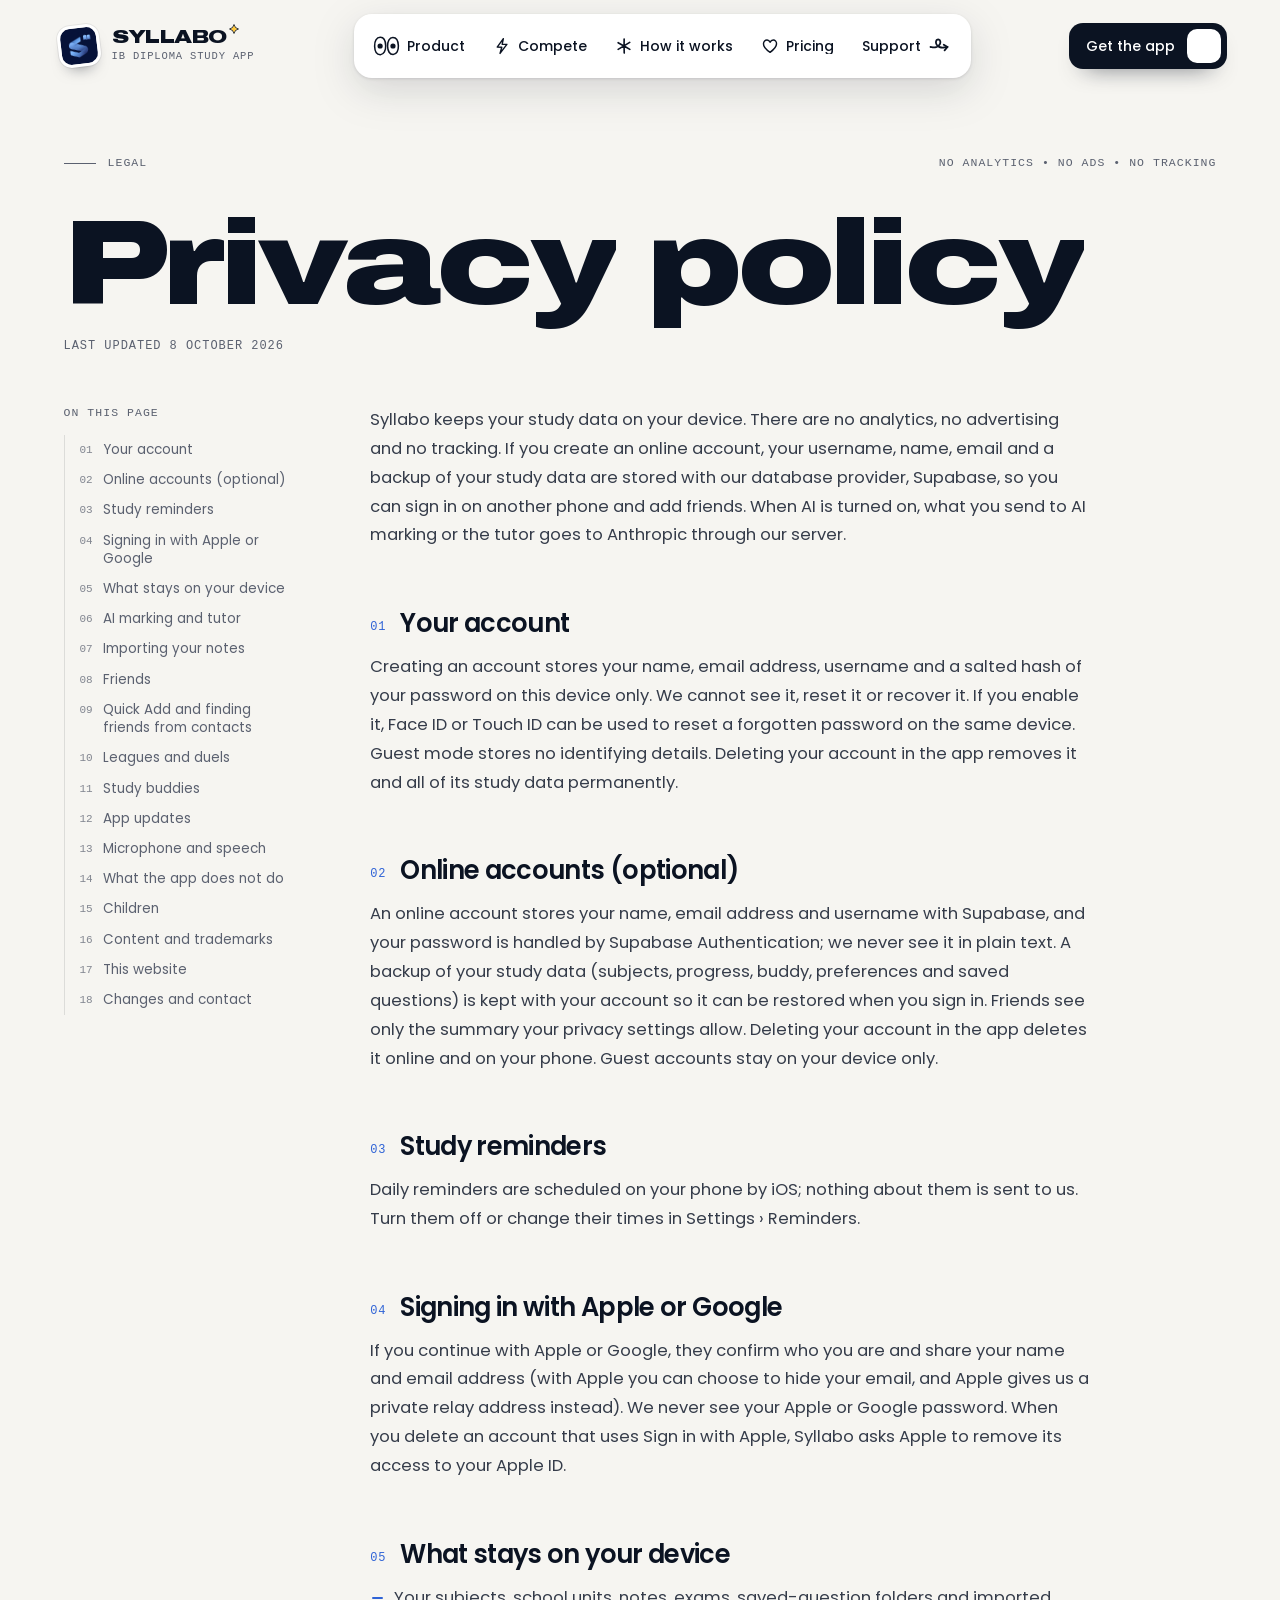
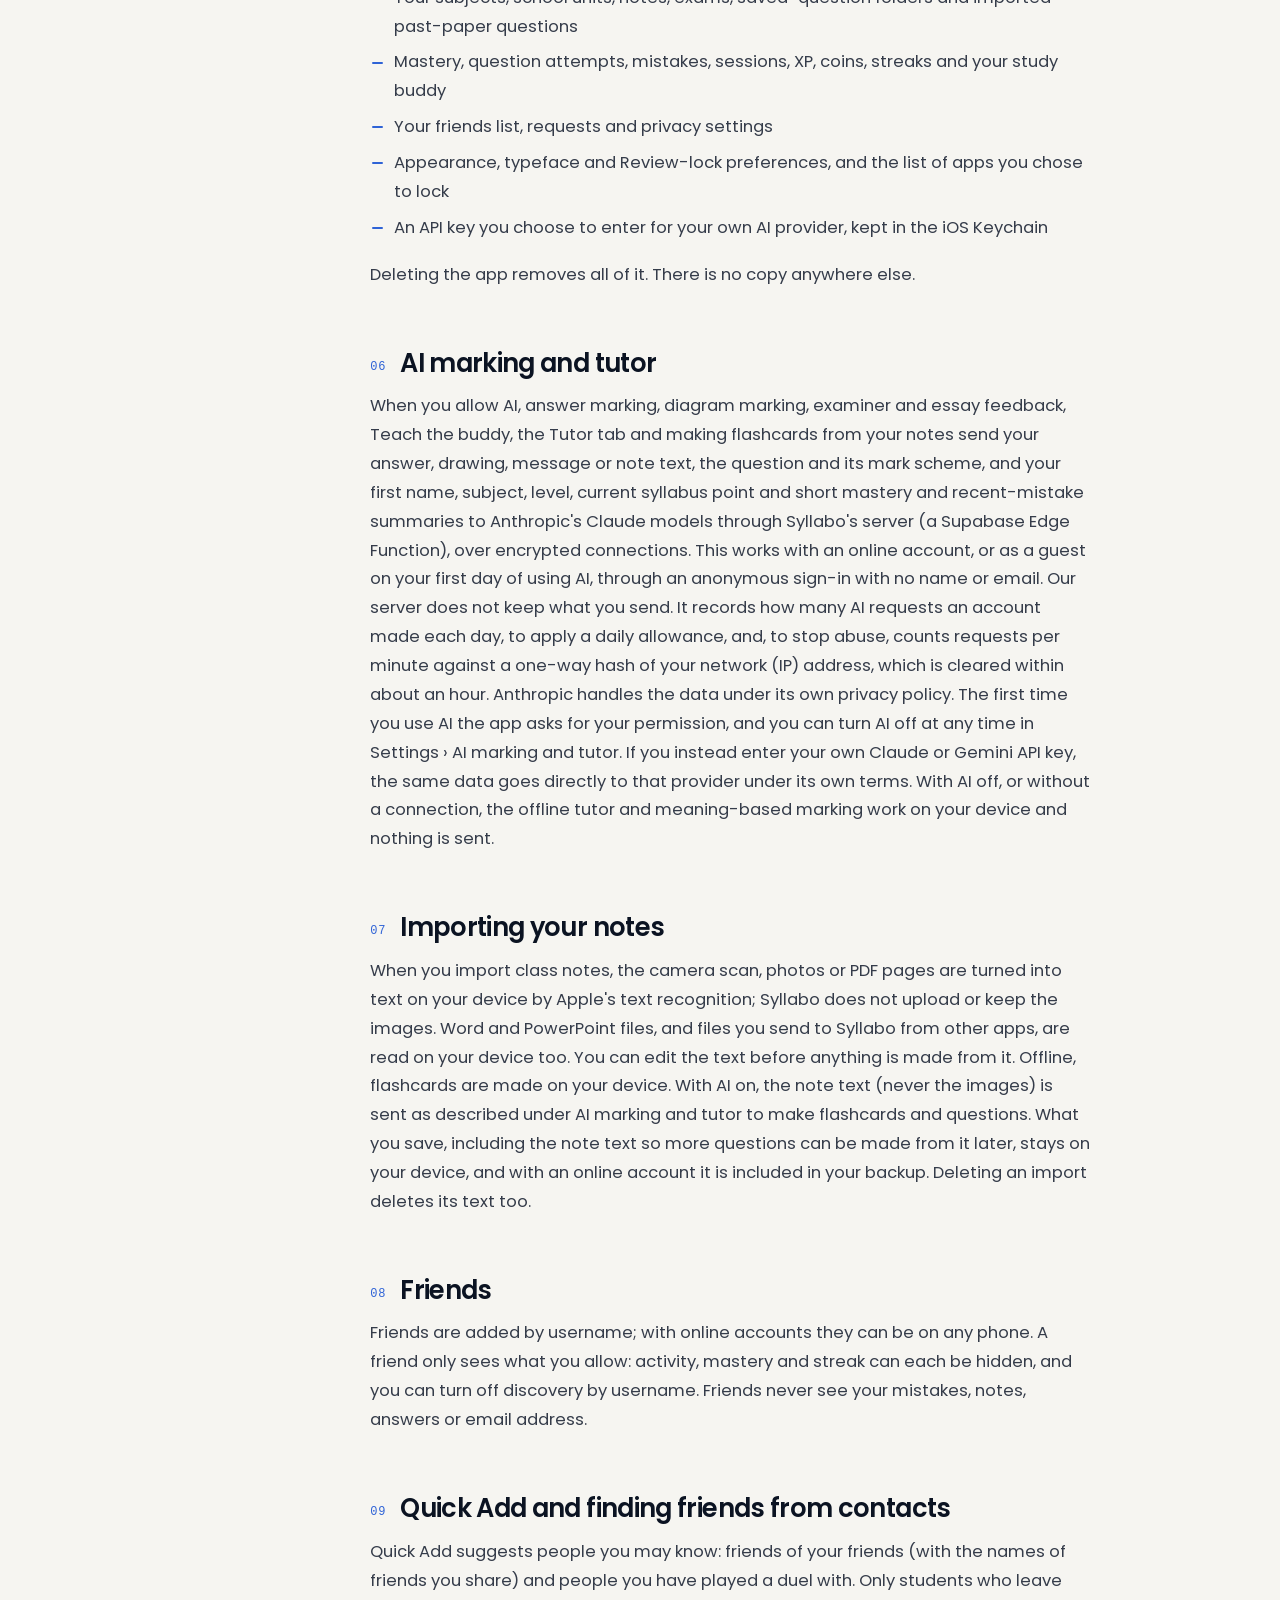
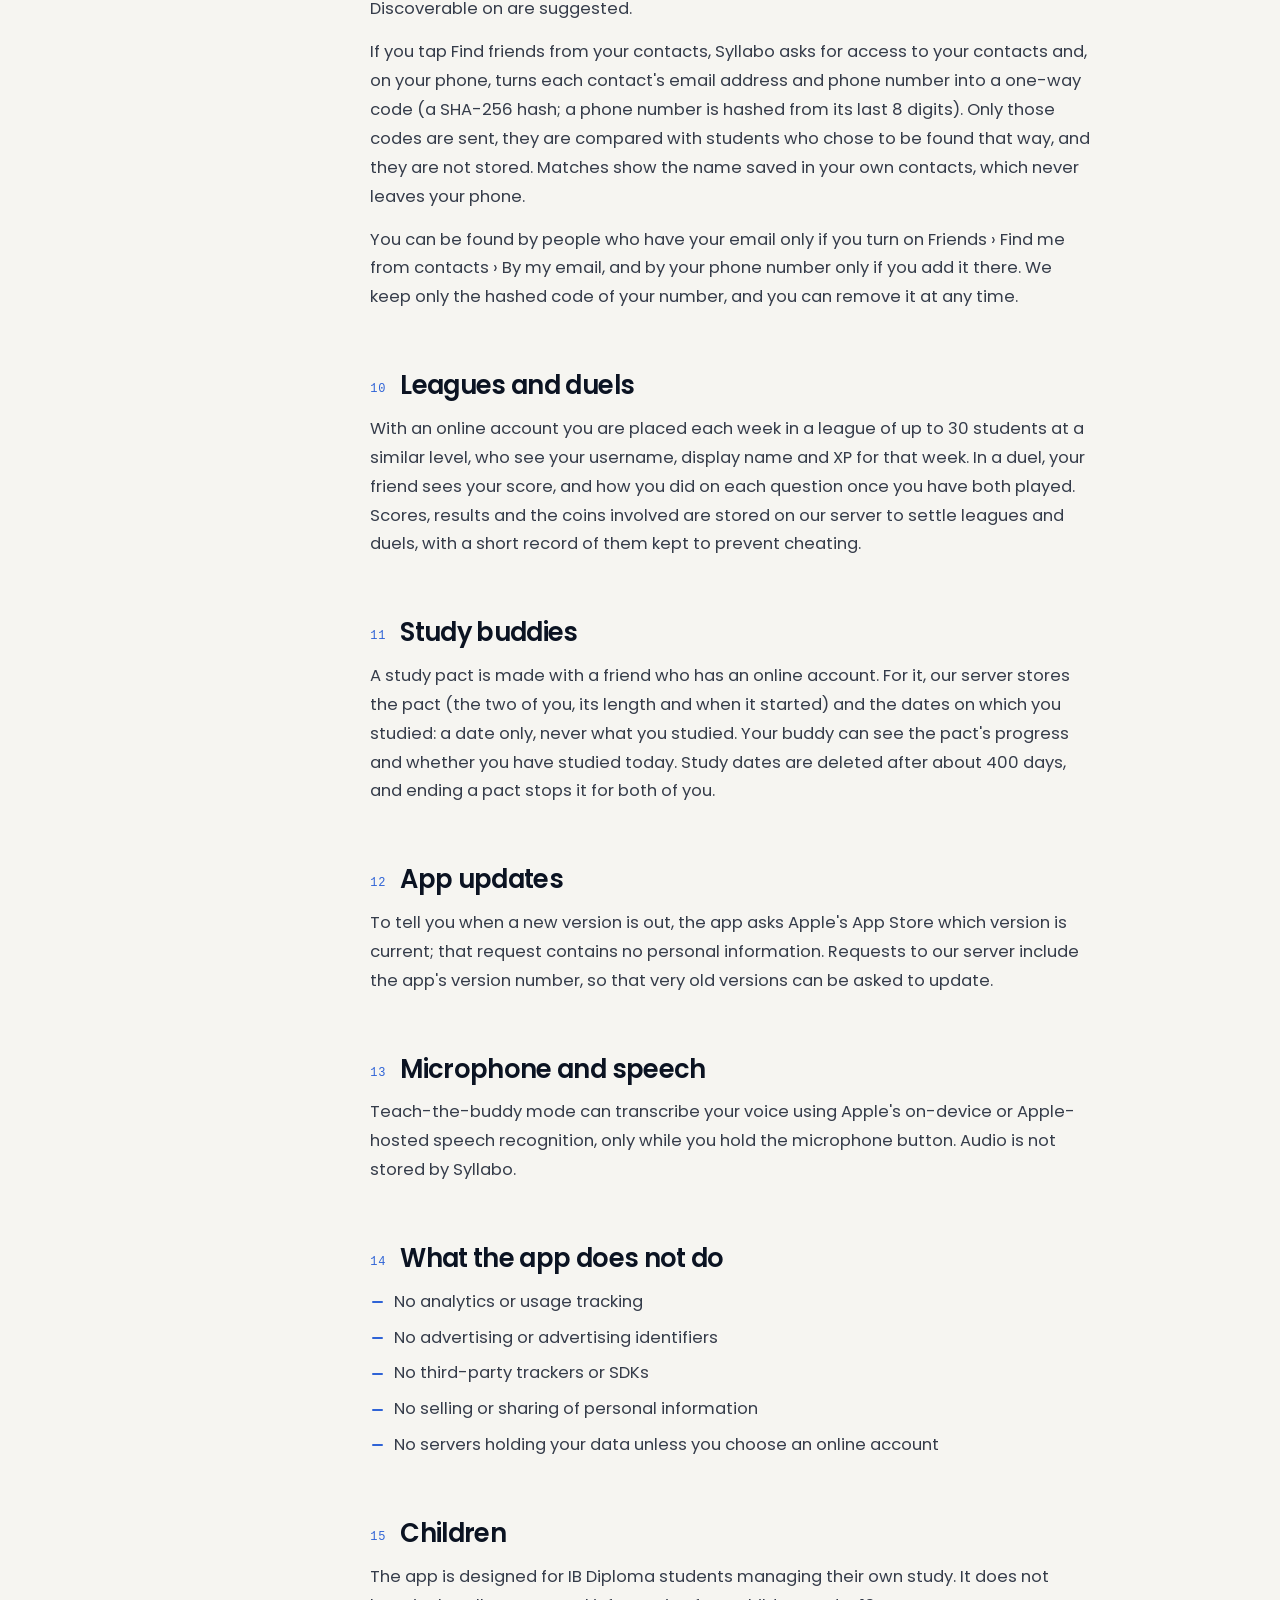
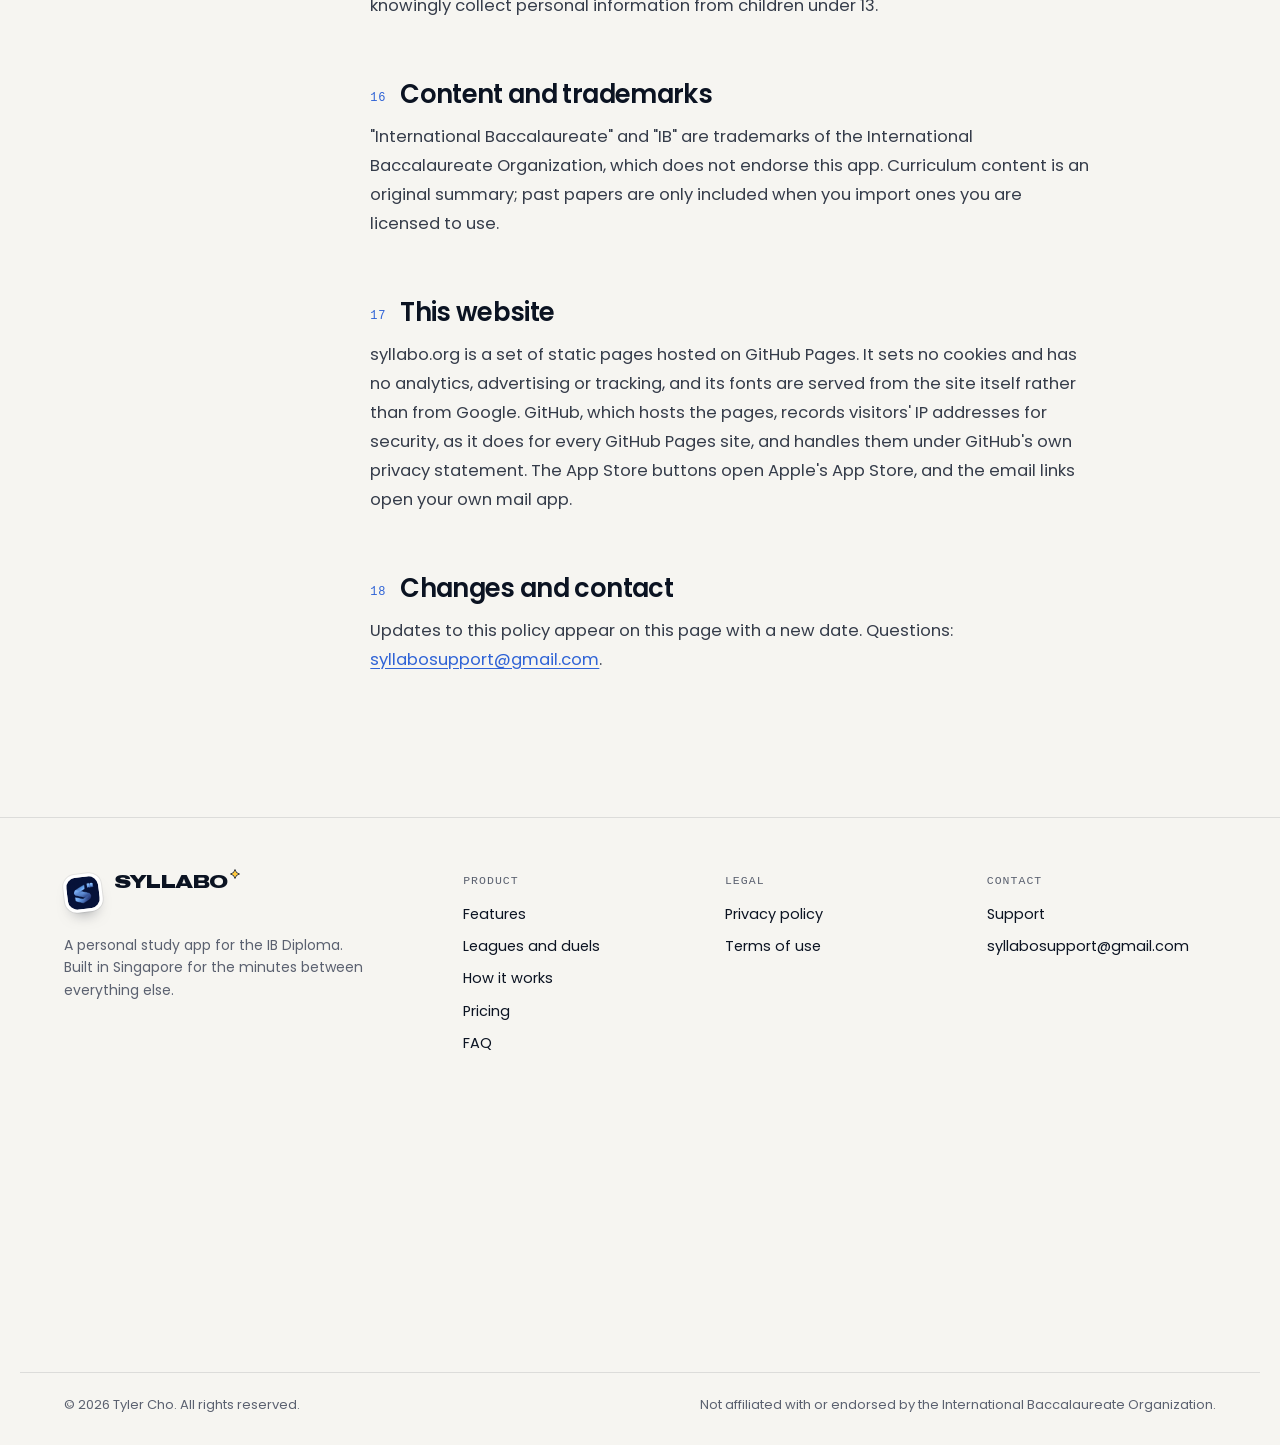
<file: privacy.html>
<!doctype html>
<html lang="en">
<head>
<meta charset="utf-8">
<meta name="viewport" content="width=device-width, initial-scale=1">
<!-- Generated by build-docs.py from website/privacy.html (the words) and index.html (nav, footer, styles). -->
<title>Privacy policy · Syllabo</title>
<meta name="description" content="How Syllabo handles your data: everything stays on your device; nothing is sent anywhere unless you use online accounts or AI.">
<meta name="theme-color" content="#F6F5F1">
<meta name="color-scheme" content="light">
<meta name="format-detection" content="telephone=no">
<link rel="canonical" href="https://syllabo.org/privacy.html">
<meta property="og:type" content="website">
<meta property="og:site_name" content="Syllabo">
<meta property="og:url" content="https://syllabo.org/privacy.html">
<meta property="og:title" content="Privacy policy · Syllabo">
<meta property="og:description" content="How Syllabo handles your data: everything stays on your device; nothing is sent anywhere unless you use online accounts or AI.">
<meta property="og:image" content="https://syllabo.org/assets/og.png">
<meta name="twitter:card" content="summary_large_image">
<link rel="icon" href="../assets/favicon.ico" sizes="48x48">
<link rel="icon" type="image/png" sizes="32x32" href="../assets/favicon-32.png">
<link rel="icon" type="image/png" sizes="192x192" href="../assets/favicon-192.png">
<link rel="apple-touch-icon" href="../assets/apple-touch-icon.png">
<link rel="preload" href="../assets/fonts/archivo-wdth-wght-latin.woff2" as="font" type="font/woff2" crossorigin>
<link rel="preload" href="../assets/fonts/poppins-400-latin.woff2" as="font" type="font/woff2" crossorigin>
<link rel="stylesheet" href="../assets/fonts/fonts.css">
<script>document.documentElement.classList.add('js')</script>
<style>
:root{
  --paper:#F6F5F1;--paper-2:#EEECE6;--ink:#0B1322;--ink-2:#353C4A;--mute:#5B6170;--grey:#848A93;--pale:#CFCFCF;
  --line:rgba(11,19,34,.11);--navy:#0B1322;--card:#17223A;--blue:#2F63D6;--blue-2:#6A9BEF;--violet:#7C6CF0;
  --green:#3FB950;--coral:#F0524F;--gold:#FFC93C;--on-dark:#F3F5FA;--mute-dark:#A9B4C8;
  --display:"Archivo","Arial Black",system-ui,sans-serif;
  --body:"Poppins",system-ui,-apple-system,"Segoe UI",Roboto,sans-serif;
  --serif:"Instrument Serif",Georgia,"Times New Roman",serif;
  --mono:ui-monospace,"SF Mono",SFMono-Regular,Menlo,Consolas,"Liberation Mono",monospace;
  --pad:clamp(16px,3.4vw,48px);--max:1240px;
  --ease:cubic-bezier(.22,1,.36,1);--back:cubic-bezier(.34,1.45,.64,1);--io:cubic-bezier(.65,0,.35,1);
}
*,*::before,*::after{box-sizing:border-box}
html{-webkit-text-size-adjust:100%;text-size-adjust:100%;scroll-padding-top:100px}
@media (prefers-reduced-motion:no-preference){html:not(.js){scroll-behavior:smooth}}
html.locked{overflow:hidden}
body{margin:0;background:var(--paper);color:var(--ink);font:400 16px/1.6 var(--body);overflow-x:hidden;overflow-x:clip;-webkit-font-smoothing:antialiased;-moz-osx-font-smoothing:grayscale}
::selection{background:var(--blue);color:#fff}
img,svg{display:block;max-width:100%}
img{height:auto}
a{color:inherit}
h1,h2,h3,p,ul,ol,figure{margin:0}
ul,ol{padding:0;list-style:none}
button{font:inherit;color:inherit}
a,button,summary{-webkit-tap-highlight-color:transparent}
@media (prefers-reduced-motion:no-preference){html:not(.magon) .appstore:active,html:not(.magon) .nav-cta:active,.menu-btn:active{transform:scale(.97)!important;transition:transform .12s}}
.px{image-rendering:pixelated}
.sr{position:absolute!important;width:1px;height:1px;padding:0;margin:-1px;overflow:hidden;clip:rect(0 0 0 0);clip-path:inset(50%);white-space:nowrap;border:0}
:focus-visible{outline:3px solid var(--blue);outline-offset:3px}
[tabindex="-1"]:focus{outline:none}
.skip{position:fixed;left:16px;top:-90px;z-index:3000;background:var(--ink);color:#fff;padding:12px 16px;border-radius:12px;text-decoration:none;font-weight:500}
.skip:focus{top:16px}
.disp{font-family:var(--display);font-weight:900;font-stretch:125%;font-variation-settings:"wdth" 125;letter-spacing:-.035em;line-height:.9}
.kicker{font:600 12.5px/1.2 var(--body);letter-spacing:.09em;text-transform:uppercase;color:var(--blue)}
.wrap{max-width:var(--max);margin:0 auto;padding:0 var(--pad)}
.num{font-variant-numeric:tabular-nums}

/* section labels: hairline + mono */
.sec-label{display:flex;justify-content:space-between;align-items:center;gap:16px;flex-wrap:wrap;font:500 11.5px/1.3 var(--mono);letter-spacing:.09em;text-transform:uppercase;color:var(--mute)}
.sec-label p{display:flex;align-items:center;gap:12px}
.sec-label i{display:block;width:32px;height:1px;background:currentColor}
.dark .sec-label,.sec-label.on-dark{color:var(--mute-dark)}

/* links that draw an underline */
.ul{text-decoration:none;position:relative}
.ul::after{content:"";position:absolute;left:0;right:0;bottom:-2px;height:1.5px;background:currentColor;transform:scaleX(0);transform-origin:0 50%;transition:transform .5s var(--ease)}
.ul:hover::after,.ul:focus-visible::after{transform:scaleX(1)}

/* App Store button (built in CSS) */
.appstore{display:inline-flex;align-items:center;gap:11px;height:56px;padding:0 22px 0 17px;border-radius:15px;background:var(--ink);color:#fff;text-decoration:none;white-space:nowrap;transition:background-color .25s,box-shadow .4s;box-shadow:0 14px 30px -18px rgba(11,19,34,.8)}
.appstore svg{width:24px;height:24px;fill:currentColor;flex:none;margin-top:-3px}
.appstore span{display:flex;flex-direction:column;line-height:1.08;text-align:left}
.appstore small{font-size:11px;font-weight:400;opacity:.86}
.appstore b{font-size:19px;font-weight:600;letter-spacing:-.015em}
.appstore:hover{background:#1C2742;box-shadow:0 22px 36px -18px rgba(11,19,34,.8)}
.appstore.light{background:#fff;color:var(--ink)}
.mag{will-change:transform}

/* ---------- nav: islands that merge into one bar ---------- */
.nav{position:fixed;inset:14px 0 auto;z-index:1000;padding:0 var(--pad);pointer-events:none;transition:transform .6s var(--ease)}
.nav.tuck{transform:translateY(-120px)}
.bar{position:relative;max-width:1240px;margin:0 auto;height:64px;display:grid;grid-template-columns:1fr auto 1fr;align-items:center;gap:12px;padding:0 9px 0 10px}
.bar>a,.bar>nav,.nav-end{position:relative;pointer-events:auto}
.nav.merged .bar{pointer-events:auto}
.bar-sh{position:absolute;inset:0;pointer-events:none;will-change:transform;filter:drop-shadow(0 12px 20px rgba(11,19,34,.13)) drop-shadow(0 1px 1.5px rgba(11,19,34,.13))}
.bar-bg{position:absolute;inset:0;background:#fff;clip-path:inset(0 var(--cr,0px) 0 var(--cl,0px) round 18px)}
.nav.ready .bar-bg{transition:clip-path .85s var(--ease)}
.nav.merged .bar-bg{clip-path:inset(0 0 0 0 round 18px)}
.wave{position:absolute;z-index:0;pointer-events:none;left:22px;right:22px;bottom:3px;height:8px;overflow:visible;opacity:0;transition:opacity .25s}
.nav.merged .wave{opacity:1;transition:opacity .5s .5s}
.wave path{fill:none;stroke-width:1.6;stroke-linecap:round}
.wv-t{stroke:rgba(11,19,34,.08)}
.wv-f{stroke:var(--blue);stroke-dasharray:1;stroke-dashoffset:1}
/* lockup: the app icon as a tilted sticker, the wordmark in the display face with a marker spark, and a mono readout
   of the current section that rolls as you scroll */
.lockup{justify-self:start;display:flex;align-items:center;gap:12px;text-decoration:none;border-radius:14px;padding:4px 8px 4px 4px}
.lk-icon{flex:none;display:block;width:42px;height:42px;padding:3px;border-radius:13px;background:#fff;box-shadow:0 0 0 1px rgba(11,19,34,.07),0 9px 16px -10px rgba(11,19,34,.6);transform:rotate(-7deg);transition:transform .7s var(--back)}
.lk-icon img{width:100%;height:100%;border-radius:10px}
.lk-txt{display:flex;flex-direction:column;gap:5px}
.lk-word{position:relative;display:flex;align-self:flex-start;font-family:var(--display);font-weight:900;font-stretch:125%;font-variation-settings:"wdth" 125;font-size:19px;line-height:.8;letter-spacing:-.03em;color:var(--ink);padding-right:12px}
.lk-word i{display:block;font-style:normal}
.lk-spark{position:absolute;right:0;top:-5px;width:10px;height:10px;overflow:visible;transition:transform .8s var(--back)}
.lk-spark path{fill:var(--gold);stroke:var(--ink);stroke-width:3.2;stroke-linejoin:round}
.sub{position:relative;display:block;width:14em;height:14px;overflow:hidden;font:500 10.5px/14px var(--mono);letter-spacing:.08em;text-transform:uppercase;color:var(--mute);white-space:nowrap}
.sub>span{position:absolute;left:0;right:0;top:0;overflow:hidden;text-overflow:ellipsis}
.sub b{display:inline;font:inherit;color:var(--blue)}
@media (hover:hover){.lockup:hover .lk-icon{transform:rotate(5deg) scale(1.07)}.lockup:hover .lk-spark{transform:rotate(90deg) scale(1.3)}}
@media (hover:hover) and (prefers-reduced-motion:no-preference){.lockup:hover .lk-word i{animation:lkhop .5s var(--back) both;animation-delay:calc(var(--j)*30ms)}}
@keyframes lkhop{45%{transform:translateY(-4px)}}
.links{display:flex;gap:2px;padding:0 6px}
.links a{position:relative;z-index:1;display:flex;align-items:center;gap:7px;padding:11px 13px;border-radius:12px;font:500 14px/1 var(--body);text-decoration:none}
.links a:focus-visible{outline-offset:-1px}
.ico{flex:none;width:18px;height:18px;overflow:visible;fill:none;stroke:var(--ink);stroke-width:1.9;stroke-linecap:round;stroke-linejoin:round}
.rl{position:relative;display:block;overflow:hidden;height:1.2em;line-height:1.2em;margin:-.1em 0}
.rl>span{display:flex}
.rl>span+span{position:absolute;left:0;top:100%}
.rl i{display:block;font-style:normal;white-space:pre}
.knock .rl{overflow:visible}
.knock .rl>span+span{display:none}
.circ{position:absolute;left:0;top:0;width:0;height:0;overflow:visible;pointer-events:none;opacity:0}
.circ path{fill:none;stroke:var(--blue);stroke-width:2.2;stroke-linecap:round;stroke-linejoin:round;vector-effect:non-scaling-stroke;stroke-dasharray:1;stroke-dashoffset:1}
/* marker icons, each with its own personality */
.l-eyes .ico{width:27px;height:20px;stroke-width:1.7}
.l-eyes .eye{transform-box:fill-box;transform-origin:50% 50%}
.l-eyes .eye path{fill:#fff}
.l-eyes .pu{fill:var(--ink);stroke:none}
.l-bolt .ico path{transition:fill .2s}
.l-bolt:focus-visible .ico path{fill:var(--gold)}
@media (hover:hover){.l-bolt:hover .ico path{fill:var(--gold)}}
.l-heart .ico path{transition:fill .3s}
.l-heart:focus-visible .ico path{fill:var(--coral)}
@media (hover:hover){.l-heart:hover .ico path{fill:var(--coral)}}
.l-arrow{gap:5px}
.l-arrow .ico{width:24px;height:24px;stroke-width:1.8}
@media (prefers-reduced-motion:no-preference){
  .rl i{transition:transform .55s var(--ease);transition-delay:calc(var(--j)*16ms)}
  .links a:not(.knock):focus-visible .rl i{transform:translateY(-100%)}
  .l-star .ico{transition:transform 1s var(--back)}
  .l-star:focus-visible .ico{transform:rotate(120deg)}
  .l-heart:focus-visible .ico{animation:beat 1.15s ease-in-out infinite}
}
@media (hover:hover) and (prefers-reduced-motion:no-preference){
  .links a:not(.knock):hover .rl i{transform:translateY(-100%)}
  .l-star:hover .ico{transform:rotate(120deg)}
  .l-heart:hover .ico{animation:beat 1.15s ease-in-out infinite}
}
@keyframes beat{0%,100%{transform:scale(1)}14%{transform:scale(1.3)}28%{transform:scale(1)}42%{transform:scale(1.18)}62%{transform:scale(1)}}
.nav-end{justify-self:end;display:flex;align-items:center;gap:8px}
.nav-cta{display:inline-flex;align-items:center;gap:12px;height:46px;padding:0 6px 0 17px;border-radius:14px;background:var(--ink);color:#fff;font:500 14px/1 var(--body);text-decoration:none;transition:background-color .3s;box-shadow:0 12px 24px -16px rgba(11,19,34,.8)}
.nav-cta:hover{background:#1C2742}
.arrbox{display:grid;place-items:center;width:34px;height:34px;border-radius:10px;background:#fff;overflow:hidden}
.arrbox svg{width:16px;height:16px;transition:transform .45s var(--ease)}
a:hover .arrbox svg,a:focus-visible .arrbox svg{transform:translate(2px,-2px)}
.nav-cta .arrbox{position:relative;display:block;color:var(--ink)}
.nav-cta .arrbox svg{position:absolute;left:9px;top:9px;transition:transform .55s var(--ease)}
.nav-cta .arrbox .a2{transform:translate(-28px,28px)}
.nav-cta:focus-visible .arrbox .a1{transform:translate(28px,-28px)}
.nav-cta:focus-visible .arrbox .a2{transform:none}
@media (hover:hover){.nav-cta:hover .arrbox .a1{transform:translate(28px,-28px)}.nav-cta:hover .arrbox .a2{transform:none}}
@media (prefers-reduced-motion:reduce){.nav,.nav.ready .bar-bg,.nav-cta .arrbox svg{transition:none}.nav-cta .arrbox .a2{display:none}.nav-cta:hover .arrbox .a1,.nav-cta:focus-visible .arrbox .a1{transform:none}}
.menu-btn{display:none;align-items:center;gap:10px;height:46px;padding:0 16px;border-radius:14px;background:#ECEBE6;color:var(--ink);font:500 14px/1 var(--body);text-decoration:none;border:0;cursor:pointer}
.menu-btn i{display:grid;gap:4px}
.menu-btn i::before,.menu-btn i::after{content:"";display:block;width:16px;height:2px;border-radius:2px;background:currentColor;transition:transform .4s var(--ease)}
.menu-btn[aria-expanded="true"] i::before{transform:translateY(3px) rotate(45deg)}
.menu-btn[aria-expanded="true"] i::after{transform:translateY(-3px) rotate(-45deg)}
@media (max-width:1179px){.links .ico{display:none}.links a{padding:11px 12px}}
@media (max-width:959px){.bar{grid-template-columns:1fr auto;pointer-events:auto}.links{display:none}.menu-btn{display:inline-flex}.nav .bar-bg{clip-path:inset(0 0 0 0 round 18px)}.nav .wave{opacity:1}}
@media (max-width:559px){.nav-cta{display:none}.menu-btn{background:var(--ink);color:#fff}}
@media (max-width:479px){.bar{height:60px}.lk-icon{width:38px;height:38px;border-radius:12px}.lk-word{font-size:17px}.sub{font-size:9.5px;max-width:calc(100vw - 2*var(--pad) - 190px)}.menu-btn{background:var(--ink);color:#fff}}
.sheet{position:fixed;inset:0;z-index:990;background:var(--paper);padding:104px var(--pad) 32px;display:flex;flex-direction:column;overflow-y:auto}
.sheet[hidden]{display:none}
.sheet nav a{display:flex;align-items:baseline;gap:14px;padding:12px 0;border-bottom:1px solid var(--line);font-family:var(--display);font-weight:800;font-stretch:125%;font-size:clamp(30px,9vw,54px);line-height:1.1;letter-spacing:-.03em;text-decoration:none}
.sheet nav .n{flex:none;width:2.4em;font:500 13px/1 var(--mono);letter-spacing:.04em;color:var(--mute)}
.sheet nav a.on,.sheet nav a.on .n{color:var(--blue)}
.sheet nav a.on::after{content:"";align-self:center;margin-left:auto;width:10px;height:10px;border-radius:50%;background:var(--coral)}
.sheet .appstore{margin-top:28px;align-self:flex-start}
.sheet .fine{margin-top:14px;font-size:13px;color:var(--mute)}
@media (prefers-reduced-motion:no-preference){.sheet:not([hidden]) nav a{animation:up .6s var(--ease) both;animation-delay:calc(var(--i)*45ms)}}
@keyframes up{from{opacity:0;transform:translateY(18px)}}

@keyframes float{from{transform:translateY(-3.5px)}to{transform:translateY(3.5px)}}
/* page-wide ink trail */
.ink{position:fixed;inset:0;width:100%;height:100%;z-index:900;pointer-events:none;overflow:visible}
.ink path{fill:none;stroke-linecap:round;stroke-linejoin:round;opacity:0}

/* ---------- footer ---------- */
.site-foot{background:var(--paper);border-top:1px solid var(--line);overflow:hidden}
.fcols{max-width:var(--max);margin:0 auto;padding:56px var(--pad) 40px;display:grid;grid-template-columns:1.6fr 1fr 1fr 1fr;gap:32px}
.fcols .brand{display:inline-flex;align-items:center;gap:12px;text-decoration:none}
.fcols .brand .lk-icon{width:38px;height:38px;border-radius:12px}
@media (hover:hover){.fcols .brand:hover .lk-icon{transform:rotate(5deg) scale(1.07)}.fcols .brand:hover .lk-spark{transform:rotate(90deg) scale(1.3)}}
.fcols p{margin-top:14px;max-width:34ch;font-size:14px;color:var(--mute)}
.fh{font:500 11.5px/1.3 var(--mono);letter-spacing:.09em;text-transform:uppercase;color:var(--mute);margin-bottom:14px}
.fcols ul{display:grid;gap:9px;font-size:14.5px}
@media (pointer:coarse){.fcols ul{gap:0}.fcols ul a{display:inline-block;padding:10px 0}.fcols ul a::after{bottom:8px}}
.fcols a{text-decoration:none}
@media (max-width:759px){.fcols{grid-template-columns:1fr 1fr}.fcols>div:first-child{grid-column:1/-1}}
.giant{position:relative;display:flex;justify-content:center;padding:0 var(--pad);font-size:calc((100vw - 2*var(--pad))/6.15);line-height:.8;color:var(--ink);-webkit-user-select:none;user-select:none;margin-top:calc(70px + 4vw)}
.giant>span{display:block;position:relative}
.giant .gl{display:block}
.prop{position:absolute;display:block;transform:rotate(var(--r,0deg));transform-origin:50% 100%;transition:transform .7s var(--back)}
.p-icon{--r:-12deg;left:.43em;bottom:.115em;width:.31em}
.p-icon img{width:100%;height:auto;border-radius:22%;box-shadow:0 .025em .05em -.015em rgba(11,19,34,.5)}
@media (hover:hover){.p-icon:hover{transform:rotate(-5deg) translateY(-.03em)}}
.p-xp{--r:-11deg;left:50%;bottom:calc(100% - .1em);transform-origin:30% 100%}
.xpc{display:flex;align-items:center;gap:.3em;padding:.45em .72em .45em .5em;border-radius:999px;background:var(--gold);color:var(--ink);font-size:calc(.12em*var(--ps,1));line-height:1;letter-spacing:-.02em;white-space:nowrap;box-shadow:0 .3em .6em -.35em rgba(11,19,34,.55)}
.xpc svg{width:1em;height:1em}
@media (hover:hover){.p-xp:hover{transform:rotate(-3deg) translateY(-.03em)}}
.p-coin{--r:9deg;left:50%;bottom:calc(100% - .085em);width:calc(.2em*var(--ps,1));margin-left:calc(-.1em*var(--ps,1))}
.p-coin svg{width:100%;height:auto;filter:drop-shadow(0 .02em .02em rgba(11,19,34,.25))}
@media (hover:hover){.p-coin:hover{transform:rotate(-16deg) translateY(-.05em)}}
.p-star{left:50%;bottom:calc(100% + .07em);width:calc(.2em*var(--ps,1));margin-left:calc(-.1em*var(--ps,1))}
.p-star svg{width:100%;height:auto;overflow:visible;filter:url(#grain)}
.p-star path{fill:none;stroke:var(--blue);stroke-width:6;stroke-linejoin:round}
@media (hover:hover){.p-star:hover{transform:rotate(36deg) scale(1.15)}}
@media (max-width:759px){.giant{--ps:1.6}.p-xp{margin-left:-.28em}}
@media (prefers-reduced-motion:no-preference){
  html.js .giant .gl{transform:translateY(var(--gy,0%));will-change:transform}
  html.js .giant:not(.landed) .prop{opacity:0}
  html.js .giant.landed .prop{animation:drop 1s linear backwards;animation-delay:calc(var(--i)*.13s + .05s)}
  .p-star svg{animation:float 2.6s ease-in-out infinite alternate}
}
@keyframes drop{
  0%{opacity:0;transform:translateY(-1em) rotate(calc(var(--r,0deg) - 28deg));animation-timing-function:cubic-bezier(.55,0,1,.45)}
  38%{opacity:1;transform:translateY(0) rotate(var(--r,0deg)) scale(1.07,.9);animation-timing-function:cubic-bezier(0,.55,.45,1)}
  56%{transform:translateY(-.08em) rotate(var(--r,0deg)) scale(.97,1.04);animation-timing-function:cubic-bezier(.55,0,1,.45)}
  72%{transform:translateY(0) rotate(var(--r,0deg)) scale(1.03,.97);animation-timing-function:cubic-bezier(0,.55,.45,1)}
  84%{transform:translateY(-.02em) rotate(var(--r,0deg));animation-timing-function:cubic-bezier(.55,0,1,.45)}
  100%{transform:rotate(var(--r,0deg))}
}
.giant-clip{overflow:hidden;padding-top:calc(90px + 4vw);margin-top:calc(-90px - 4vw)}
.fbottom{max-width:var(--max);margin:0 auto;padding:22px var(--pad) 30px;display:flex;justify-content:space-between;gap:12px 24px;flex-wrap:wrap;font-size:13px;color:var(--mute);border-top:1px solid var(--line)}

/* ---------- reveals ---------- */
@media (prefers-reduced-motion:no-preference){
  html.js .rise .wm{display:inline-block;overflow:hidden;vertical-align:top;padding-bottom:.1em;margin-bottom:-.1em}
  html.js .rise .wi{display:inline-block;transform:translateY(135%);transition:transform 1s var(--ease);transition-delay:var(--dl,0s)}
  html.js .rise.in .wi{transform:none}
  html.js .fade{opacity:0;transform:translateY(16px);transition:opacity .8s var(--ease),transform .9s var(--ease)}
  html.js .fade.in{opacity:1;transform:none}
}

/* ---------- doc pages ---------- */
.doc-head{max-width:var(--max);margin:0 auto;padding:calc(118px + 3vw) var(--pad) clamp(30px,4vw,52px)}
.doc-head h1{margin-top:clamp(22px,3vw,40px);font-size:clamp(54px,9.4vw,148px)}
.doc-head .updated{margin-top:20px;font:500 12px/1.4 var(--mono);letter-spacing:.08em;text-transform:uppercase;color:var(--mute)}
.doc-head .lead{margin-top:22px;max-width:34em;font:500 clamp(18px,1.6vw,22px)/1.45 var(--body);letter-spacing:-.015em;color:var(--ink-2)}
.doc-head .lead a{color:var(--blue);text-underline-offset:3px}
.doc-grid{max-width:var(--max);margin:0 auto;padding:0 var(--pad) clamp(90px,10vw,150px);display:grid;grid-template-columns:230px minmax(0,720px);gap:clamp(32px,6vw,100px)}
.toc{position:sticky;top:112px;align-self:start;max-height:calc(100vh - 140px);overflow:auto;scrollbar-width:none}
.toc::-webkit-scrollbar{display:none}
.toc-h{font:500 11.5px/1.3 var(--mono);letter-spacing:.09em;text-transform:uppercase;color:var(--mute);margin-bottom:14px}
.toc ol{margin:0;padding:0;list-style:none;border-left:1px solid var(--line)}
.toc a{display:flex;gap:10px;margin-left:-1px;padding:6px 0 6px 14px;border-left:2px solid transparent;font-size:13.5px;line-height:1.35;color:var(--mute);text-decoration:none;transition:color .25s,border-color .35s}
.toc a .n{flex:none;font:500 11px/1.65 var(--mono);opacity:.75}
.toc a.on{color:var(--ink);border-left-color:var(--blue)}
@media (hover:hover){.toc a:hover{color:var(--ink)}}
.doc{font-size:16.5px;line-height:1.75;color:var(--ink-2)}
.doc h2{display:flex;align-items:baseline;gap:14px;margin:58px 0 14px;scroll-margin-top:110px;font:600 clamp(22px,2vw,28px)/1.2 var(--body);letter-spacing:-.025em;color:var(--ink)}
.doc h2:first-child{margin-top:0}
.doc h2 .n{flex:none;font:500 12px/1 var(--mono);letter-spacing:.06em;color:var(--blue);transform:translateY(-.2em)}
.doc p{margin:0 0 14px}
.doc ul{margin:0 0 18px;padding:0;list-style:none}
.doc li{position:relative;margin:7px 0;padding-left:24px}
.doc li::before{content:"";position:absolute;left:2px;top:.8em;width:11px;height:2px;border-radius:2px;background:var(--blue)}
.doc a{color:var(--blue);text-underline-offset:3px}
.doc details{border-bottom:1px solid var(--line)}
.doc h2+details{border-top:1px solid var(--line)}
.doc summary{list-style:none;cursor:pointer;display:flex;justify-content:space-between;align-items:center;gap:20px;padding:20px 0;font:500 clamp(18px,1.6vw,21px)/1.35 var(--body);letter-spacing:-.015em;color:var(--ink);transition:color .25s}
.doc summary::-webkit-details-marker{display:none}
@media (hover:hover){.doc summary:hover{color:var(--blue)}}
.doc summary i{position:relative;flex:none;width:36px;height:36px;border-radius:11px;background:#ECEBE6;transition:transform .5s var(--ease),background-color .3s}
.doc summary i::before,.doc summary i::after{content:"";position:absolute;left:50%;top:50%;width:13px;height:2px;margin:-1px 0 0 -6.5px;border-radius:2px;background:var(--ink)}
.doc summary i::after{transform:rotate(90deg)}
.doc details[open]:not(.closing) summary i{transform:rotate(45deg);background:var(--gold)}
.doc .a{padding:0 56px 0 0}
.doc .a p{margin:0;padding-bottom:20px}
.doc .aw{display:inline-block}
@media (max-width:959px){.doc-grid{grid-template-columns:minmax(0,1fr)}.toc{display:none}}
@media (max-width:599px){.doc .a{padding-right:0}.doc h2{margin-top:46px}}
@media print{.nav,.sheet,.ink,.toc,.giant-clip,.skip{display:none!important}.doc-head{padding-top:0}.doc-grid{display:block}html.js .rise .wi,html.js .fade{transform:none!important;opacity:1!important}}
</style>
</head>
<body>
<a class="skip" href="#main">Skip to content</a>
<svg width="0" height="0" style="position:absolute" aria-hidden="true" focusable="false">
  <defs>
    <symbol id="i-apple" viewBox="0 0 24 24"><path d="M12.152 6.896c-.948 0-2.415-1.078-3.96-1.04-2.04.027-3.91 1.183-4.961 3.014-2.117 3.675-.546 9.103 1.519 12.09 1.013 1.454 2.208 3.09 3.792 3.039 1.52-.065 2.09-.987 3.935-.987 1.831 0 2.35.987 3.96.948 1.637-.026 2.676-1.48 3.676-2.948 1.156-1.688 1.636-3.325 1.662-3.415-.039-.013-3.182-1.221-3.22-4.857-.026-3.04 2.48-4.494 2.597-4.559-1.429-2.09-3.623-2.324-4.39-2.376-2-.156-3.675 1.09-4.61 1.09zM15.53 3.83c.843-1.012 1.4-2.427 1.245-3.83-1.207.052-2.662.805-3.532 1.818-.78.896-1.454 2.338-1.273 3.714 1.338.104 2.715-.688 3.559-1.701"/></symbol>
    <symbol id="i-ne" viewBox="0 0 24 24"><path d="M7 17 17 7M9 7h8v8" fill="none" stroke="currentColor" stroke-width="2.2" stroke-linecap="round" stroke-linejoin="round"/></symbol>
    <symbol id="i-dn" viewBox="0 0 24 24"><path d="M12 4v16M6 14l6 6 6-6" fill="none" stroke="currentColor" stroke-width="2" stroke-linecap="round" stroke-linejoin="round"/></symbol>
    <symbol id="i-check" viewBox="0 0 24 24"><circle cx="12" cy="12" r="11" fill="#2F63D6"/><path d="M7 12.5l3.2 3.2L17 8.8" fill="none" stroke="#fff" stroke-width="2.2" stroke-linecap="round" stroke-linejoin="round"/></symbol>
    <symbol id="i-star" viewBox="0 0 24 24"><path d="M12 1.5l2.9 6.6 7.1.7-5.4 4.8 1.6 7-6.2-3.7-6.2 3.7 1.6-7L2 8.8l7.1-.7z"/></symbol>
    <symbol id="i-coin" viewBox="0 0 24 24"><circle cx="12" cy="12.6" r="10.6" fill="#D99A00"/><circle cx="12" cy="11.4" r="10.6" fill="#FFC93C"/><circle cx="12" cy="11.4" r="7" fill="none" stroke="#E7A800" stroke-width="1.7"/><path d="M12 7.3l1.25 2.6 2.85.35-2.1 1.95.55 2.8L12 13.6l-2.55 1.4.55-2.8-2.1-1.95 2.85-.35z" fill="#E7A800"/></symbol>
    <filter id="grain" x="-10%" y="-10%" width="120%" height="120%"><feTurbulence type="fractalNoise" baseFrequency="0.9" numOctaves="1" seed="7" result="g"/><feDisplacementMap in="SourceGraphic" in2="g" scale="3.2" xChannelSelector="R" yChannelSelector="G"/></filter>
  </defs>
</svg>

<header class="nav" id="nav">
  <div class="bar">
    <div class="bar-sh" aria-hidden="true"><div class="bar-bg"></div></div><svg class="wave" aria-hidden="true" focusable="false"><path class="wv-t" pathLength="1"/><path class="wv-f" pathLength="1"/></svg>
    <a class="lockup" href="index.html"><span class="lk-icon"><img decoding="async" src="../assets/icon.png" width="180" height="180" alt=""></span><span class="lk-txt"><span class="lk-word" aria-hidden="true"><i style="--j:0">S</i><i style="--j:1">Y</i><i style="--j:2">L</i><i style="--j:3">L</i><i style="--j:4">A</i><i style="--j:5">B</i><i style="--j:6">O</i><svg class="lk-spark" viewBox="0 0 40 40" focusable="false"><path d="M20 2Q23 17 38 20 23 23 20 38 17 23 2 20 17 17 20 2Z"/></svg></span><span class="sub" aria-hidden="true"><span>IB Diploma study app</span></span><span class="sr">Syllabo, study app for the IB Diploma</span></span></a>
    <nav class="links" aria-label="Main">
      <svg class="circ" viewBox="0 0 100 40" preserveAspectRatio="none" aria-hidden="true" focusable="false"><path pathLength="1" d="M84 7C70 2 30 1.5 13 8 1 13 1.5 27 15 33 33 40 72 39.5 88 33 99 28.5 99.5 14 85 8 76 4.5 58 5.5 42 10"/></svg>
      <a class="l-eyes" href="index.html#product" data-sec="product"><svg class="ico" viewBox="0 0 30 22" aria-hidden="true" focusable="false"><g class="eye"><path d="M8 1.4C3.9 1.5 1.6 5.6 1.8 11.2c.2 5.6 2.6 9.5 6.4 9.4 3.9-.1 6.1-4.4 5.9-10C13.9 5.2 11.8 1.3 8 1.4Z"/><circle class="pu" cx="7.9" cy="11" r="2.9"/></g><g class="eye"><path d="M22.1 1.6c-4 0-6 4.2-5.9 9.6.1 5.5 2.4 9.4 6.2 9.3 3.9-.1 6-4.3 5.8-9.8-.2-5.3-2.3-9.1-6.1-9.1Z"/><circle class="pu" cx="22.2" cy="11" r="2.9"/></g></svg><span class="lbl">Product</span></a>
      <a class="l-bolt knock" href="index.html#compete" data-sec="compete"><svg class="ico" viewBox="0 0 24 24" aria-hidden="true" focusable="false"><path d="M13.8 2.2 5.6 13.4l6.1.2-2.3 8.3 9.1-12.1-6.3-.1 1.6-7.5Z"/></svg><span class="lbl">Compete</span></a>
      <a class="l-star" href="index.html#how" data-sec="how"><svg class="ico" viewBox="0 0 24 24" aria-hidden="true" focusable="false"><path d="M12.2 2.8c-.2 6.1-.1 12.3.1 18.5M4.2 7.6c5.2 2.9 10.4 5.9 15.6 8.9M19.6 7.2c-5.1 3.1-10.3 6.2-15.4 9.3" stroke-width="2.2"/></svg><span class="lbl">How it works</span></a>
      <a class="l-heart" href="index.html#pricing" data-sec="pricing"><svg class="ico" viewBox="0 0 24 24" aria-hidden="true" focusable="false"><path d="M12.1 20.4C7 17 3.1 13.6 3.3 9 3.4 5.9 5.6 3.9 8.2 4c1.8.1 3.1 1.3 3.9 3 .8-1.8 2.3-3 4.2-3 2.6 0 4.6 2.2 4.4 5.2-.2 4.5-4 7.9-8.6 11.2Z"/></svg><span class="lbl">Pricing</span></a>
      <a class="l-arrow" href="support.html"><span class="lbl">Support</span><svg class="ico" viewBox="0 0 24 24" aria-hidden="true" focusable="false"><path class="shaft" d="M2.5 13c3 0 5.5-.6 8-3.4 1.6-1.9-.9-3.9-2.1-1.8-1.4 2.6 1.5 5.2 6 5.2h5"/><path class="head" d="M16.4 9.6 19.6 13l-3.4 3.2"/></svg></a>
    </nav>
    <div class="nav-end">
      <a class="nav-cta mag" href="https://apps.apple.com/app/syllabo/id6810865998">Get the app <span class="arrbox"><svg class="a1" aria-hidden="true"><use href="index.html#i-ne"/></svg><svg class="a2" aria-hidden="true"><use href="index.html#i-ne"/></svg></span></a>
      <a class="menu-btn" href="#footer-nav" aria-controls="sheet" aria-expanded="false"><i aria-hidden="true"></i><span class="mb-label">Menu</span></a>
    </div>
  </div>
</header>
<div class="sheet" id="sheet" hidden>
  <nav aria-label="Menu">
    <a href="index.html#product" data-sec="product" style="--i:0"><span class="n">01</span>Product</a>
    <a href="index.html#compete" data-sec="compete" style="--i:1"><span class="n">02</span>Compete</a>
    <a href="index.html#how" data-sec="how" style="--i:2"><span class="n">03</span>How it works</a>
    <a href="index.html#pricing" data-sec="pricing" style="--i:3"><span class="n">04</span>Pricing</a>
    <a href="support.html" style="--i:4"><span class="n">05</span>Support</a>
  </nav>
  <a class="appstore" href="https://apps.apple.com/app/syllabo/id6810865998"><svg aria-hidden="true"><use href="index.html#i-apple"/></svg><span><small>Download on the</small><b>App Store</b></span></a>
  <p class="fine">iPhone, iPad and Mac. Free, AI tutor included. No ads, no tracking.</p>
</div>
<svg class="ink" aria-hidden="true" focusable="false"></svg>

<main id="main">
  <header class="doc-head" id="top">
    <div class="sec-label"><p><i></i>Legal</p><p>No analytics • No ads • No tracking</p></div>
    <h1 class="disp rise">Privacy policy</h1>
    <p class="updated fade">Last updated 8 October 2026</p>
  </header>
  <div class="doc-grid">
    <nav class="toc" aria-label="On this page"><p class="toc-h">On this page</p><ol><li><a href="#your-account"><span class="n">01</span>Your account</a></li><li><a href="#online-accounts-optional"><span class="n">02</span>Online accounts (optional)</a></li><li><a href="#study-reminders"><span class="n">03</span>Study reminders</a></li><li><a href="#signing-in-with-apple-or-google"><span class="n">04</span>Signing in with Apple or Google</a></li><li><a href="#what-stays-on-your-device"><span class="n">05</span>What stays on your device</a></li><li><a href="#ai-marking-and-tutor"><span class="n">06</span>AI marking and tutor</a></li><li><a href="#importing-your-notes"><span class="n">07</span>Importing your notes</a></li><li><a href="#friends"><span class="n">08</span>Friends</a></li><li><a href="#quick-add-and-finding-friends-from-contacts"><span class="n">09</span>Quick Add and finding friends from contacts</a></li><li><a href="#leagues-and-duels"><span class="n">10</span>Leagues and duels</a></li><li><a href="#study-buddies"><span class="n">11</span>Study buddies</a></li><li><a href="#app-updates"><span class="n">12</span>App updates</a></li><li><a href="#microphone-and-speech"><span class="n">13</span>Microphone and speech</a></li><li><a href="#what-the-app-does-not-do"><span class="n">14</span>What the app does not do</a></li><li><a href="#children"><span class="n">15</span>Children</a></li><li><a href="#content-and-trademarks"><span class="n">16</span>Content and trademarks</a></li><li><a href="#this-website"><span class="n">17</span>This website</a></li><li><a href="#changes-and-contact"><span class="n">18</span>Changes and contact</a></li></ol></nav>
    <article class="doc">
<p>Syllabo keeps your study data on your device. There are no analytics, no advertising and no tracking. If you create an online account, your username, name, email and a backup of your study data are stored with our database provider, Supabase, so you can sign in on another phone and add friends. When AI is turned on, what you send to AI marking or the tutor goes to Anthropic through our server.</p>

  <h2 id="your-account"><span class="n" aria-hidden="true">01</span>Your account</h2>
  <p>Creating an account stores your name, email address, username and a salted hash of your password on this device only. We cannot see it, reset it or recover it. If you enable it, Face ID or Touch ID can be used to reset a forgotten password on the same device. Guest mode stores no identifying details. Deleting your account in the app removes it and all of its study data permanently.</p>

  <h2 id="online-accounts-optional"><span class="n" aria-hidden="true">02</span>Online accounts (optional)</h2>
  <p>An online account stores your name, email address and username with Supabase, and your password is handled by Supabase Authentication; we never see it in plain text. A backup of your study data (subjects, progress, buddy, preferences and saved questions) is kept with your account so it can be restored when you sign in. Friends see only the summary your privacy settings allow. Deleting your account in the app deletes it online and on your phone. Guest accounts stay on your device only.</p>

  <h2 id="study-reminders"><span class="n" aria-hidden="true">03</span>Study reminders</h2>
  <p>Daily reminders are scheduled on your phone by iOS; nothing about them is sent to us. Turn them off or change their times in Settings › Reminders.</p>

  <h2 id="signing-in-with-apple-or-google" data-short="Apple and Google sign-in"><span class="n" aria-hidden="true">04</span>Signing in with Apple or Google</h2>
  <p>If you continue with Apple or Google, they confirm who you are and share your name and email address (with Apple you can choose to hide your email, and Apple gives us a private relay address instead). We never see your Apple or Google password. When you delete an account that uses Sign in with Apple, Syllabo asks Apple to remove its access to your Apple ID.</p>

  <h2 id="what-stays-on-your-device"><span class="n" aria-hidden="true">05</span>What stays on your device</h2>
  <ul>
    <li>Your subjects, school units, notes, exams, saved-question folders and imported past-paper questions</li>
    <li>Mastery, question attempts, mistakes, sessions, XP, coins, streaks and your study buddy</li>
    <li>Your friends list, requests and privacy settings</li>
    <li>Appearance, typeface and Review-lock preferences, and the list of apps you chose to lock</li>
    <li>An API key you choose to enter for your own AI provider, kept in the iOS Keychain</li>
  </ul>
  <p>Deleting the app removes all of it. There is no copy anywhere else.</p>

  <h2 id="ai-marking-and-tutor"><span class="n" aria-hidden="true">06</span>AI marking and tutor</h2>
  <p>When you allow AI, answer marking, diagram marking, examiner and essay feedback, Teach the buddy, the Tutor tab and making flashcards from your notes send your answer, drawing, message or note text, the question and its mark scheme, and your first name, subject, level, current syllabus point and short mastery and recent-mistake summaries to Anthropic's Claude models through Syllabo's server (a Supabase Edge Function), over encrypted connections. This works with an online account, or as a guest on your first day of using AI, through an anonymous sign-in with no name or email. Our server does not keep what you send. It records how many AI requests an account made each day, to apply a daily allowance, and, to stop abuse, counts requests per minute against a one-way hash of your network (IP) address, which is cleared within about an hour. Anthropic handles the data under its own privacy policy. The first time you use AI the app asks for your permission, and you can turn AI off at any time in Settings › AI marking and tutor. If you instead enter your own Claude or Gemini API key, the same data goes directly to that provider under its own terms. With AI off, or without a connection, the offline tutor and meaning-based marking work on your device and nothing is sent.</p>

  <h2 id="importing-your-notes"><span class="n" aria-hidden="true">07</span>Importing your notes</h2>
  <p>When you import class notes, the camera scan, photos or PDF pages are turned into text on your device by Apple's text recognition; Syllabo does not upload or keep the images. Word and PowerPoint files, and files you send to Syllabo from other apps, are read on your device too. You can edit the text before anything is made from it. Offline, flashcards are made on your device. With AI on, the note text (never the images) is sent as described under AI marking and tutor to make flashcards and questions. What you save, including the note text so more questions can be made from it later, stays on your device, and with an online account it is included in your backup. Deleting an import deletes its text too.</p>

  <h2 id="friends"><span class="n" aria-hidden="true">08</span>Friends</h2>
  <p>Friends are added by username; with online accounts they can be on any phone. A friend only sees what you allow: activity, mastery and streak can each be hidden, and you can turn off discovery by username. Friends never see your mistakes, notes, answers or email address.</p>

  <h2 id="quick-add-and-finding-friends-from-contacts" data-short="Quick Add and contacts"><span class="n" aria-hidden="true">09</span>Quick Add and finding friends from contacts</h2>
  <p>Quick Add suggests people you may know: friends of your friends (with the names of friends you share) and people you have played a duel with. Only students who leave Discoverable on are suggested.</p>
  <p>If you tap Find friends from your contacts, Syllabo asks for access to your contacts and, on your phone, turns each contact's email address and phone number into a one-way code (a SHA-256 hash; a phone number is hashed from its last 8 digits). Only those codes are sent, they are compared with students who chose to be found that way, and they are not stored. Matches show the name saved in your own contacts, which never leaves your phone.</p>
  <p>You can be found by people who have your email only if you turn on Friends › Find me from contacts › By my email, and by your phone number only if you add it there. We keep only the hashed code of your number, and you can remove it at any time.</p>

  <h2 id="leagues-and-duels"><span class="n" aria-hidden="true">10</span>Leagues and duels</h2>
  <p>With an online account you are placed each week in a league of up to 30 students at a similar level, who see your username, display name and XP for that week. In a duel, your friend sees your score, and how you did on each question once you have both played. Scores, results and the coins involved are stored on our server to settle leagues and duels, with a short record of them kept to prevent cheating.</p>

  <h2 id="study-buddies"><span class="n" aria-hidden="true">11</span>Study buddies</h2>
  <p>A study pact is made with a friend who has an online account. For it, our server stores the pact (the two of you, its length and when it started) and the dates on which you studied: a date only, never what you studied. Your buddy can see the pact's progress and whether you have studied today. Study dates are deleted after about 400 days, and ending a pact stops it for both of you.</p>

  <h2 id="app-updates"><span class="n" aria-hidden="true">12</span>App updates</h2>
  <p>To tell you when a new version is out, the app asks Apple's App Store which version is current; that request contains no personal information. Requests to our server include the app's version number, so that very old versions can be asked to update.</p>

  <h2 id="microphone-and-speech"><span class="n" aria-hidden="true">13</span>Microphone and speech</h2>
  <p>Teach-the-buddy mode can transcribe your voice using Apple's on-device or Apple-hosted speech recognition, only while you hold the microphone button. Audio is not stored by Syllabo.</p>

  <h2 id="what-the-app-does-not-do"><span class="n" aria-hidden="true">14</span>What the app does not do</h2>
  <ul>
    <li>No analytics or usage tracking</li>
    <li>No advertising or advertising identifiers</li>
    <li>No third-party trackers or SDKs</li>
    <li>No selling or sharing of personal information</li>
    <li>No servers holding your data unless you choose an online account</li>
  </ul>

  <h2 id="children"><span class="n" aria-hidden="true">15</span>Children</h2>
  <p>The app is designed for IB Diploma students managing their own study. It does not knowingly collect personal information from children under 13.</p>

  <h2 id="content-and-trademarks"><span class="n" aria-hidden="true">16</span>Content and trademarks</h2>
  <p>"International Baccalaureate" and "IB" are trademarks of the International Baccalaureate Organization, which does not endorse this app. Curriculum content is an original summary; past papers are only included when you import ones you are licensed to use.</p>

  <h2 id="this-website"><span class="n" aria-hidden="true">17</span>This website</h2>
  <p>syllabo.org is a set of static pages hosted on GitHub Pages. It sets no cookies and has no analytics, advertising or tracking, and its fonts are served from the site itself rather than from Google. GitHub, which hosts the pages, records visitors' IP addresses for security, as it does for every GitHub Pages site, and handles them under GitHub's own privacy statement. The App Store buttons open Apple's App Store, and the email links open your own mail app.</p>

  <h2 id="changes-and-contact"><span class="n" aria-hidden="true">18</span>Changes and contact</h2>
  <p>Updates to this policy appear on this page with a new date. Questions: <a href="mailto:syllabosupport@gmail.com">syllabosupport@gmail.com</a>.</p>
    </article>
  </div>
</main>

<footer class="site-foot" id="footer-nav">
  <div class="fcols">
    <div><a class="brand" href="index.html"><span class="lk-icon"><img decoding="async" src="../assets/icon.png" width="180" height="180" alt="" loading="lazy"></span><span class="lk-word" aria-hidden="true">SYLLABO<svg class="lk-spark" viewBox="0 0 40 40" focusable="false"><path d="M20 2Q23 17 38 20 23 23 20 38 17 23 2 20 17 17 20 2Z"/></svg></span><span class="sr">Syllabo</span></a><p>A personal study app for the IB Diploma. Built in Singapore for the minutes between everything else.</p></div>
    <nav aria-labelledby="fh-p"><h2 class="fh" id="fh-p">Product</h2><ul><li><a class="ul" href="index.html#product">Features</a></li><li><a class="ul" href="index.html#compete">Leagues and duels</a></li><li><a class="ul" href="index.html#how">How it works</a></li><li><a class="ul" href="index.html#pricing">Pricing</a></li><li><a class="ul" href="index.html#faq">FAQ</a></li></ul></nav>
    <nav aria-labelledby="fh-l"><h2 class="fh" id="fh-l">Legal</h2><ul><li><a class="ul" href="privacy.html">Privacy policy</a></li><li><a class="ul" href="terms.html">Terms of use</a></li></ul></nav>
    <div><h2 class="fh">Contact</h2><ul><li><a class="ul" href="support.html">Support</a></li><li><a class="ul" href="mailto:syllabosupport@gmail.com">syllabosupport@gmail.com</a></li></ul></div>
  </div>
  <div class="giant-clip">
    <div class="giant disp" id="giant" aria-hidden="true"><span><span class="gl">S</span></span><span><span class="gl">Y</span></span><span class="perch"><span class="gl">L</span><span class="prop p-icon" style="--i:0"><img decoding="async" src="../assets/icon.png" width="180" height="180" alt="" loading="lazy"></span></span><span><span class="gl">L</span></span><span class="perch"><span class="gl">A</span><span class="prop p-xp" style="--i:1"><span class="xpc"><svg><use href="index.html#i-star"/></svg>+40 XP</span></span></span><span class="perch"><span class="gl">B</span><span class="prop p-coin" style="--i:2"><svg viewBox="0 0 24 24"><use href="index.html#i-coin"/></svg></span></span><span class="perch"><span class="gl">O</span><span class="prop p-star" style="--i:3"><svg viewBox="0 0 100 100"><path d="M50 7 61 37 94 39 68 58 78 91 50 71 22 91 32 58 6 39 39 37Z"/></svg></span></span></div>
  </div>
  <div class="fbottom"><span>&copy; 2026 Tyler Cho. All rights reserved.</span><span>Not affiliated with or endorsed by the International Baccalaureate Organization.</span></div>
</footer>

<script>
/* Syllabo doc pages (support, privacy, terms): the homepage's nav, footer and small details, without the homepage's
   sections. Here the "sections" are the page's own h2 headings, so the lockup readout and the progress wave follow
   your reading. The nav code is kept in step with the copy inside index.html by hand. */
(()=>{
'use strict';
const d=document,root=d.documentElement,$=(s,c=d)=>c.querySelector(s),$$=(s,c=d)=>Array.from(c.querySelectorAll(s));
const mq=q=>matchMedia(q),mFine=mq('(hover: hover) and (pointer: fine)');
const reduced=mq('(prefers-reduced-motion: reduce)').matches;
const clamp=(v,a,b)=>v<a?a:v>b?b:v,lerp=(a,b,t)=>a+(b-a)*t,eOut=t=>1-Math.pow(1-t,3),TAU=Math.PI*2,NS='http://www.w3.org/2000/svg';
let maxYc=0;const docTop=el=>el.getBoundingClientRect().top+scrollY,maxY=()=>maxYc||(maxYc=Math.max(root.scrollHeight-innerHeight,1));
let W=innerWidth,H=innerHeight,sy=scrollY,dirty=true,running=false,last=performance.now();
function kick(){if(!running){running=true;last=performance.now();requestAnimationFrame(frame)}}

/* ---------- nav ---------- */
const navEl=$('#nav'),bar=$('.bar',navEl),links=$('.links',navEl),curA=$('.links a[aria-current="page"]',navEl);
const circ=$('.circ',links),circP=circ&&$('path',circ),sub=$('.sub',navEl),lkSpark=$('.lk-spark',navEl),wave=$('.wave',navEl),wvT=$('.wv-t',navEl),wvF=$('.wv-f',navEl);
const SUB0=sub?sub.textContent.trim():'',CIRC_COLS=['#2F63D6','#7C6CF0','#F0524F','#E7B400'];
const heads=$$('.doc h2'),SECS=[{n:'',t:SUB0,el:null,top:-1e9}].concat(heads.map((h,i)=>({n:String(i+1).padStart(2,'0'),t:(h.dataset.short||h.textContent.replace(/^\d+\.?\s*/,'')).trim(),el:h,top:0})));
const tocA=$$('.toc a');
let secIdx=-1,merged=null,tucked=false,lastSy=-1,tuckAcc=0,noTuckUntil=0;
$$('.lbl',links).forEach(l=>{
  const t=l.textContent.trim(),row=()=>{const r=d.createElement('span');Array.from(t).forEach((c,j)=>{const i=d.createElement('i');i.style.setProperty('--j',j);i.textContent=c===' '?' ':c;r.appendChild(i)});return r};
  const sr=d.createElement('span');sr.className='sr';sr.textContent=t;
  const rl=d.createElement('span');rl.className='rl';rl.setAttribute('aria-hidden','true');rl.append(row(),row());
  l.replaceChildren(sr,rl);
});
function placeCirc(a){circ.style.left=(a.offsetLeft-7)+'px';circ.style.top=(a.offsetTop-4)+'px';circ.style.width=(a.offsetWidth+14)+'px';circ.style.height=(a.offsetHeight+8)+'px'}
function drawCirc(){
  if(!circP||!curA||W<960)return;placeCirc(curA);circ.style.opacity='1';circP.style.stroke=CIRC_COLS[0];
  if(reduced){circP.style.strokeDashoffset='0';return}
  circP.animate([{strokeDashoffset:'1'},{strokeDashoffset:'0'}],{duration:900,delay:350,easing:'cubic-bezier(.65,0,.35,1)',fill:'both'});
}
function rollSub(sec,dir,first){
  if(!sub)return;const cur=sub.lastElementChild,fill=el=>{el.textContent='';if(sec.n){const b=d.createElement('b');b.textContent=sec.n;el.append(b,' · '+sec.t)}else el.textContent=SUB0};
  if(first||!cur){if(cur)fill(cur);return}
  const nw=d.createElement('span');fill(nw);sub.appendChild(nw);
  if(reduced){cur.remove();return}
  const e='cubic-bezier(.22,1,.36,1)';
  cur.animate([{transform:'translateY(0)',opacity:1},{transform:'translateY('+(-dir*100)+'%)',opacity:0}],{duration:520,easing:e,fill:'forwards'}).onfinish=()=>cur.remove();
  nw.animate([{transform:'translateY('+(dir*100)+'%)',opacity:0},{transform:'none',opacity:1}],{duration:660,easing:e});
  if(lkSpark)lkSpark.animate([{transform:'none'},{transform:'rotate('+(dir*180)+'deg) scale(1.45)',offset:.45},{transform:'rotate('+(dir*360)+'deg)'}],{duration:900,easing:'cubic-bezier(.34,1.45,.64,1)'});
}
function setTuck(v){if(v!==tucked){tucked=v;navEl.classList.toggle('tuck',v)}}
function measureNav(){
  if(W>=960){const l=links.offsetLeft;bar.style.setProperty('--cl',l+'px');bar.style.setProperty('--cr',Math.max(bar.clientWidth-l-links.offsetWidth,0)+'px')}
  SECS.forEach(s=>{if(s.el)s.top=docTop(s.el)-120});
  const ww=Math.max(bar.clientWidth-44,10),n=Math.max(2,Math.round(ww/11)),st=ww/n;let p='M0 4';
  for(let i=0;i<n;i++)p+='q'+(st/2).toFixed(2)+' '+(i%2?3.6:-3.6)+' '+st.toFixed(2)+' 0';
  wave.setAttribute('viewBox','0 0 '+ww.toFixed(1)+' 8');wvT.setAttribute('d',p);wvF.setAttribute('d',p);
  if(sub){const t=d.createElement('span');t.style.visibility='hidden';t.style.right='auto';sub.appendChild(t);let mw=0;SECS.forEach(x=>{t.textContent=x.n?x.n+' · '+x.t:SUB0;mw=Math.max(mw,t.offsetWidth)});sub.style.width=Math.ceil(Math.min(mw+1,260))+'px';t.remove()}
  if(curA&&circ.style.opacity==='1')placeCirc(curA);
  const ai=arrA&&$('.ico',arrA),cta=$('.nav-cta',navEl);
  if(ai&&cta&&W>=960){const a=ai.getBoundingClientRect(),c=cta.getBoundingClientRect();arrLen=c.width?clamp(c.left-a.left-18,40,240):44}
}
function navUpd(){
  const mid=sy+H*.35;let k=0;for(let i=1;i<SECS.length;i++)if(SECS[i].top<=mid)k=i;
  if(k!==secIdx){const first=secIdx<0,dir=k>secIdx?1:-1;secIdx=k;rollSub(SECS[k],dir,first);tocA.forEach((a,i)=>a.classList.toggle('on',i===k-1))}
  const m=W<960||sy>Math.min(H*.18,140);if(m!==merged){merged=m;navEl.classList.toggle('merged',m)}
  wvF.style.strokeDashoffset=(1-clamp(sy/Math.max(maxY(),1),0,1)).toFixed(4);
  const dy=lastSy<0?0:sy-lastSy;lastSy=sy;
  if(sy<H*.6||!sheet.hidden||navEl.contains(d.activeElement)||performance.now()<noTuckUntil){tuckAcc=0;setTuck(false);return}
  if(dy&&(dy>0)!==(tuckAcc>0))tuckAcc=0;tuckAcc+=dy;
  if(tuckAcc>48)setTuck(true);else if(tuckAcc<-24)setTuck(false);
}
navEl.addEventListener('focusin',()=>setTuck(false));
addEventListener('pointermove',e=>{if(tucked&&e.pointerType==='mouse'&&e.clientY<26)setTuck(false)},{passive:true});

/* Product: googly eyes that follow the pointer, and blink now and then */
const pupils=$$('.l-eyes .pu'),eyeSvg=$('.l-eyes .ico');let eyeRaf=0,eyeX=0,eyeY=0;
function lookEyes(){eyeRaf=0;const r=eyeSvg.getBoundingClientRect();if(!r.width)return;const sc=r.width/30;
  pupils.forEach(p=>{const cx=r.left+(+p.getAttribute('cx'))*sc,cy=r.top+11*sc,dx=eyeX-cx,dy=eyeY-cy,dist=Math.hypot(dx,dy)||1,f=Math.min(dist/70,1);p.setAttribute('transform','translate('+(dx/dist*2.9*f).toFixed(2)+' '+(dy/dist*5.6*f).toFixed(2)+')')})}
if(pupils.length&&!reduced){
  addEventListener('pointermove',e=>{eyeX=e.clientX;eyeY=e.clientY;if(!eyeRaf)eyeRaf=requestAnimationFrame(lookEyes)},{passive:true});
  const blink=()=>setTimeout(()=>{if(!tucked&&W>=1180&&!d.hidden)$$('.l-eyes .eye').forEach(g=>g.animate([{transform:'scaleY(1)'},{transform:'scaleY(.1)',offset:.45},{transform:'scaleY(1)'}],{duration:190,easing:'ease-in-out'}));blink()},2800+Math.random()*4400);
  blink();
}
/* Compete: every hit jolts the letters; the fourth knocks them to the floor, then they spring back */
const knockA=$('.links a.knock');
if(knockA&&!reduced){
  const ls=$$('.rl>span:first-child i',knockA),st=ls.map(()=>({x:0,y:0,r:0})),bolt=$('.ico',knockA);let hits=0,healT=0,broken=false;
  const tf=q=>'translate('+q.x.toFixed(2)+'px,'+q.y.toFixed(2)+'px) rotate('+q.r.toFixed(1)+'deg)';
  const mv=(i,to,dur,ease,mid)=>{const el=ls[i],q=st[i],kf=[{transform:tf(q)}];if(mid)kf.push({transform:tf(mid),offset:.32});kf.push({transform:tf(to)});if(el._k)el._k.cancel();el._k=el.animate(kf,{duration:dur,easing:ease,fill:'forwards'});q.x=to.x;q.y=to.y;q.r=to.r};
  const heal=()=>{hits=0;broken=false;ls.forEach((el,i)=>mv(i,{x:0,y:0,r:0},760+i*45,'cubic-bezier(.34,1.56,.64,1)'))};
  const hit=()=>{
    clearTimeout(healT);
    if(broken){healT=setTimeout(heal,1500);return}
    hits++;
    bolt.animate([{transform:'none'},{transform:'translate(1px,-3px) rotate(-14deg) scale(1.18)',offset:.3},{transform:'none'}],{duration:380,easing:'ease-out'});
    if(hits>=4){
      broken=true;
      ls.forEach((el,i)=>mv(i,{x:(Math.random()-.5)*6,y:9+Math.random()*4,r:(Math.random()-.5)*84},520+Math.random()*260,'cubic-bezier(.55,0,1,.45)'));
      setTimeout(()=>{if(broken)ls.forEach((el,i)=>{const q=st[i];mv(i,{x:q.x,y:q.y,r:q.r},300,'ease-out',{x:q.x,y:q.y-3.5,r:q.r*.85})})},800);
      healT=setTimeout(heal,2300);return;
    }
    const k=hits/4;
    ls.forEach((el,i)=>{const q=st[i],to={x:clamp(q.x+(Math.random()-.5)*2.6*k,-3,3),y:clamp(q.y+(Math.random()-.3)*3.2*k,-2.5,4),r:clamp(q.r+(Math.random()-.5)*22*k,-24,24)};mv(i,to,440,'cubic-bezier(.22,1,.36,1)',{x:to.x+(Math.random()-.5)*3,y:to.y-2-Math.random()*3,r:to.r+(Math.random()-.5)*16})});
    healT=setTimeout(heal,2600);
  };
  knockA.addEventListener('pointerenter',e=>{if(e.pointerType==='mouse')hit()});
  knockA.addEventListener('pointerdown',e=>{if(e.pointerType==='mouse')hit()});
}
/* Support: the curly arrow uncurls into a long straight one on hover */
const arrA=$('.links a.l-arrow'),arrS=arrA&&$('.shaft',arrA),arrH=arrA&&$('.head',arrA);let arrU=0,arrV=0,arrOn=false,arrRun=false,arrT=0,arrLen=44;
function drawArr(u){
  const N=30,pts=[],f=p=>p[0].toFixed(2)+' '+p[1].toFixed(2);
  for(let i=0;i<=N;i++){const t=i/N,lu=clamp((t-.2)/.5,0,1),a=TAU*lu;pts.push([Math.min(lerp(2.5+17*t+4.2*Math.sin(a),2.5+(arrLen-2.5)*t,u),arrLen+3),lerp(13-4.2*(1-Math.cos(a))+.8*Math.sin(Math.PI*t),12.5,u)])}
  let p='M'+f(pts[0]);for(let i=1;i<N;i++)p+='Q'+f(pts[i])+' '+f([(pts[i][0]+pts[i+1][0])/2,(pts[i][1]+pts[i+1][1])/2]);p+='L'+f(pts[N]);
  arrS.setAttribute('d',p);
  const E=pts[N],B=pts[N-3],th=Math.atan2(E[1]-B[1],E[0]-B[0]),h=4.4,w=.7;
  arrH.setAttribute('d','M'+f([E[0]-h*Math.cos(th-w),E[1]-h*Math.sin(th-w)])+'L'+f(E)+'L'+f([E[0]-h*Math.cos(th+w),E[1]-h*Math.sin(th+w)]));
}
function arrStep(now){const dt=clamp((now-arrT)/1000,0,.034);arrT=now;const tg=arrOn?1:0;arrV+=(170*(tg-arrU)-15*arrV)*dt;arrU+=arrV*dt;
  if(Math.abs(tg-arrU)<.001&&Math.abs(arrV)<.002){arrU=tg;arrRun=false;drawArr(arrU);return}drawArr(arrU);requestAnimationFrame(arrStep)}
function arrGo(on){arrOn=on;if(reduced){arrU=on?1:0;drawArr(arrU);return}if(!arrRun){arrRun=true;arrT=performance.now();requestAnimationFrame(arrStep)}}
if(arrA){drawArr(0);arrA.addEventListener('pointerenter',e=>{if(e.pointerType==='mouse')arrGo(true)});arrA.addEventListener('pointerleave',()=>arrGo(false));arrA.addEventListener('focus',()=>arrGo(true));arrA.addEventListener('blur',()=>arrGo(false))}

/* ---------- mobile menu ---------- */
const menuBtn=$('.menu-btn'),sheet=$('#sheet'),mainEl=$('main'),footEl=$('footer');
function setMenu(open){if(open)setTuck(false);sheet.hidden=!open;menuBtn.setAttribute('aria-expanded',String(open));$('.mb-label',menuBtn).textContent=open?'Close':'Menu';root.classList.toggle('locked',open);mainEl.inert=open;footEl.inert=open;if(open){const f=$('a',sheet);f&&f.focus()}}
menuBtn.setAttribute('role','button');
menuBtn.addEventListener('click',e=>{e.preventDefault();setMenu(sheet.hidden)});
menuBtn.addEventListener('keydown',e=>{if(e.key===' '){e.preventDefault();setMenu(sheet.hidden)}});
sheet.addEventListener('click',e=>{if(e.target.closest('a'))setMenu(false)});
d.addEventListener('keydown',e=>{if(e.key==='Escape'&&!sheet.hidden){setMenu(false);menuBtn.focus()}});
mq('(min-width: 960px)').addEventListener('change',e=>{if(e.matches&&!sheet.hidden)setMenu(false)});

/* ---------- smooth wheel scrolling (Lenis-style), and in-page links that glide ---------- */
const SS={active:false,cur:scrollY,tgt:scrollY,set:-1},ssOn=()=>!reduced&&mFine.matches;
function nestedScrolls(el,dy){for(;el&&el!==d.body&&el!==root;el=el.parentElement){if(el.nodeType!==1)continue;const oy=getComputedStyle(el).overflowY;if((oy==='auto'||oy==='scroll')&&el.scrollHeight>el.clientHeight+1){if(dy>0?el.scrollTop+el.clientHeight<el.scrollHeight-1:el.scrollTop>0)return true}}return false}
addEventListener('wheel',e=>{
  if(!ssOn()||e.ctrlKey||e.metaKey||root.classList.contains('locked'))return;
  let dy=e.deltaY,dx=e.deltaX;
  if(e.deltaMode===1){dy*=100/6;dx*=100/6}else if(e.deltaMode===2){dy*=innerHeight;dx*=innerWidth}
  if(Math.abs(dx)>Math.abs(dy)||nestedScrolls(e.target,dy))return;
  e.preventDefault();if(!SS.active){SS.cur=scrollY;SS.tgt=scrollY}
  SS.tgt=clamp(SS.tgt+dy,0,maxY());SS.active=true;kick();
},{passive:false});
addEventListener('keydown',e=>{if(SS.active&&/^(Arrow|Page|Home|End| )/.test(e.key))SS.active=false});
function glideTo(y){y=clamp(y,0,maxY());if(reduced){scrollTo(0,y);return}if(!ssOn()){scrollTo({top:y,behavior:'smooth'});return}SS.cur=scrollY;SS.tgt=y;SS.active=true;kick()}
d.addEventListener('click',e=>{
  if(e.defaultPrevented||e.button!==0||e.metaKey||e.ctrlKey||e.shiftKey)return;
  const a=e.target.closest('a[href^="#"]');if(!a||a.classList.contains('menu-btn'))return;
  const id=decodeURIComponent(a.getAttribute('href').slice(1)),el=id?d.getElementById(id):null;if(!el)return;
  e.preventDefault();if(!sheet.hidden)setMenu(false);if(a.closest('.nav,.toc'))noTuckUntil=performance.now()+1800;
  glideTo(id==='top'?0:docTop(el)-100);history.pushState(null,'','#'+id);
  if(!el.hasAttribute('tabindex'))el.setAttribute('tabindex','-1');el.focus({preventScroll:true});
});

/* ---------- pointer ink trail (28 pooled segments) ---------- */
const inkSvg=$('.ink'),POOL=[];let inkIdx=0,inkCol=-1,inkLast=null,inkMid=null,inkT=0,inkPrevT=0;
if(inkSvg&&!reduced&&mFine.matches&&W>=760)for(let i=0;i<28;i++){const p=d.createElementNS(NS,'path');inkSvg.appendChild(p);POOL.push(p)}
const inkReset=()=>{inkLast=null;inkMid=null};
addEventListener('pointermove',e=>{
  if(!POOL.length||e.pointerType!=='mouse')return;
  const now=performance.now();if(now-inkT<24)return;
  const t=e.target;if(!(t instanceof Element)||t.closest('a,button,summary,input,.sheet,.nav')){inkReset();return}
  const x=e.clientX,y=e.clientY;
  if(!inkLast||now-inkPrevT>140||Math.hypot(x-inkLast.x,y-inkLast.y)>100){inkCol=(inkCol+1)%CIRC_COLS.length;inkLast={x,y};inkMid={x,y};inkT=inkPrevT=now;return}
  const dist=Math.hypot(x-inkLast.x,y-inkLast.y);if(dist<4)return;
  const mid={x:(inkLast.x+x)/2,y:(inkLast.y+y)/2},p=POOL[inkIdx];inkIdx=(inkIdx+1)%POOL.length;
  p.setAttribute('d','M'+inkMid.x.toFixed(1)+' '+inkMid.y.toFixed(1)+'Q'+inkLast.x.toFixed(1)+' '+inkLast.y.toFixed(1)+' '+mid.x.toFixed(1)+' '+mid.y.toFixed(1));
  p.setAttribute('stroke',CIRC_COLS[inkCol]);p.setAttribute('stroke-width',Math.min(4.5,2+.045*dist).toFixed(2));
  if(p._a)p._a.cancel();p._a=p.animate([{opacity:.58},{opacity:0}],{duration:680,easing:'ease-in',fill:'forwards'});
  inkMid=mid;inkLast={x,y};inkT=inkPrevT=now;
},{passive:true});
d.addEventListener('pointerleave',inkReset);addEventListener('blur',inkReset);

/* ---------- headings rise word by word; fades ---------- */
function split(el,wrap){const walk=node=>{Array.from(node.childNodes).forEach(n=>{if(n.nodeType===3){const parts=n.textContent.split(/(\s+)/),frag=d.createDocumentFragment();parts.forEach(p=>{if(!p)return;if(/^\s+$/.test(p)){frag.appendChild(d.createTextNode(p));return}frag.appendChild(wrap(p))});n.replaceWith(frag)}else if(n.nodeType===1&&!n.classList.contains('sr')&&n.namespaceURI!==NS)walk(n)})};walk(el)}
if(!reduced)$$('.rise').forEach(h=>split(h,p=>{const o=d.createElement('span');o.className='wm';const i=d.createElement('span');i.className='wi';i.textContent=p;o.appendChild(i);return o}));
const lineDelays=h=>{let top=null,line=-1;$$('.wm',h).forEach(w=>{const t=w.offsetTop;if(top===null||Math.abs(t-top)>4){line++;top=t}w.firstChild.style.setProperty('--dl',(line*.08)+'s')})};
const rio=new IntersectionObserver(es=>es.forEach(e=>{if(!e.isIntersecting||(e.intersectionRatio<.25&&e.intersectionRect.height<innerHeight*.3))return;const el=e.target;if(el.classList.contains('rise'))lineDelays(el);el.classList.add('in');rio.unobserve(el)}),{threshold:[0,.05,.1,.25],rootMargin:'0px 0px -6% 0px'});
$$('.rise,.fade').forEach(el=>{if(reduced)el.classList.add('in');else rio.observe(el)});

/* ---------- support answers open to their height and rise in line by line ---------- */
const faqPrep=[];
if(!reduced)$$('.doc details').forEach(dt=>{
  const sm=$('summary',dt),a=$('.a',dt);if(!sm||!a)return;let an=null,ws=null,want=dt.open;
  const prep=()=>{if(!ws){split(a,p=>{const w=d.createElement('span');w.className='aw';w.textContent=p;return w});ws=$$('.aw',a)}};faqPrep.push(prep);
  sm.addEventListener('click',e=>{
    e.preventDefault();
    const from=dt.open?a.getBoundingClientRect().height:0;
    if(an){an.onfinish=null;an.cancel();an=null}
    want=!(dt.open&&!dt.classList.contains('closing'));a.style.overflow='hidden';
    if(want){
      dt.classList.remove('closing');dt.open=true;
      prep();
      const to=a.offsetHeight;
      an=a.animate([{height:from+'px'},{height:to+'px'}],{duration:580,easing:'cubic-bezier(.22,1,.36,1)'});
      if(from<2){let top=null,line=-1;ws.forEach(w=>{const t=w.offsetTop;if(top===null||Math.abs(t-top)>4){line++;top=t}w.animate([{opacity:0,transform:'translateY(.7em)'},{opacity:1,transform:'none'}],{duration:720,delay:70+line*65,easing:'cubic-bezier(.22,1,.36,1)',fill:'backwards'})});a.animate([{filter:'blur(5px)'},{filter:'blur(0px)'}],{duration:520+line*65,easing:'cubic-bezier(.22,1,.36,1)'})}
      an.onfinish=()=>{an=null;a.style.overflow=''};
    }else{
      dt.classList.add('closing');
      an=a.animate([{height:from+'px',opacity:1},{height:'0px',opacity:0}],{duration:420,easing:'cubic-bezier(.65,0,.35,1)',fill:'forwards'});
      an.onfinish=()=>{const f=an;an=null;dt.open=false;dt.classList.remove('closing');a.style.overflow='';f.cancel()};
    }
  });
});

/* ---------- magnetic buttons ---------- */
if(!reduced&&mFine.matches){root.classList.add('magon');$$('.mag').forEach(b=>{
  const SLOW='transform .6s cubic-bezier(.22,1,.36,1),background-color .25s,box-shadow .4s',FAST='transform .12s cubic-bezier(.22,1,.36,1),background-color .25s,box-shadow .4s';
  let mx=0,my=0,down=false;const set=()=>{b.style.transform='translate('+mx.toFixed(1)+'px,'+my.toFixed(1)+'px)'+(down?' scale(.96)':'')};b.style.transition=SLOW;
  b.addEventListener('pointermove',e=>{const r=b.getBoundingClientRect();mx=(e.clientX-r.left-r.width/2)/r.width*10;my=(e.clientY-r.top-r.height/2)/r.height*8;set()});
  b.addEventListener('pointerdown',()=>{down=true;b.style.transition=FAST;set()});
  b.addEventListener('pointerup',()=>{if(down){down=false;set()}});
  b.addEventListener('pointerleave',()=>{down=false;mx=my=0;b.style.transition=SLOW;b.style.transform=''});
})}

/* ---------- footer giant wordmark: fitted to the width, letters rise, then the objects drop on ---------- */
const giant=$('#giant'),gL=$$('.giant .gl');let gTop=0,gH=1,gLanded=false;
function fitGiant(){if(!giant)return;giant.style.fontSize='100px';const gw=Array.from(giant.children).reduce((a,c)=>a+c.offsetWidth,0),gp=parseFloat(getComputedStyle(giant).paddingLeft)||0;giant.style.fontSize=(100*(giant.clientWidth-2*gp)/gw*.99).toFixed(2)+'px';gTop=docTop(giant);gH=giant.offsetHeight}
function updGiant(){if(!giant||reduced)return;const q=clamp((H-(gTop-sy))/(gH+60),0,1);gL.forEach((el,i)=>{const e=eOut(clamp(q*1.55-i*.08,0,1));el.style.setProperty('--gy',((1-e)*100).toFixed(2)+'%')});const land=q>.97;if(land!==gLanded){gLanded=land;giant.classList.toggle('landed',land)}}

/* ---------- loop ---------- */
function measure(){W=innerWidth;H=innerHeight;maxYc=0;measureNav();fitGiant();dirty=true}
function frame(now){
  const dt=clamp((now-last)/1000,0,.05);last=now;let more=false;
  if(SS.active){SS.cur=lerp(SS.cur,SS.tgt,1-Math.exp(-6*dt));if(Math.abs(SS.tgt-SS.cur)<.4){SS.cur=SS.tgt;SS.active=false}else more=true;SS.set=SS.cur;scrollTo(0,SS.cur);dirty=true}
  if(dirty){dirty=false;sy=scrollY;navUpd();updGiant()}
  if(more)requestAnimationFrame(frame);else running=false;
}
addEventListener('scroll',()=>{if(SS.active&&Math.abs(scrollY-SS.set)>3)SS.active=false;if(!SS.active){SS.cur=SS.tgt=scrollY}dirty=true;inkReset();kick()},{passive:true});
let rt;addEventListener('resize',()=>{clearTimeout(rt);rt=setTimeout(()=>{measure();kick()},120)});
/* answers opening change the page's height: re-measure the headings and the footer */
if('ResizeObserver' in window){let mh=0,mt;const ro=new ResizeObserver(()=>{const h=mainEl.offsetHeight;if(Math.abs(h-mh)<2)return;mh=h;clearTimeout(mt);mt=setTimeout(()=>{measure();kick()},160)});ro.observe(mainEl);(window.__syllaboObservers=window.__syllaboObservers||[]).push(ro,rio)}
measure();kick();drawCirc();setTimeout(()=>navEl.classList.add('ready'),60);
if(d.fonts&&d.fonts.ready)d.fonts.ready.then(()=>{measure();if(curA&&circ.style.opacity==='1')placeCirc(curA);kick()});
addEventListener('load',()=>{measure();kick();
  /* split the answers into words while idle, so the first click on one only animates */
  const idle=window.requestIdleCallback||(f=>setTimeout(f,200));faqPrep.forEach(f=>idle(f))});
})();
</script>
</body>
</html>
</file>
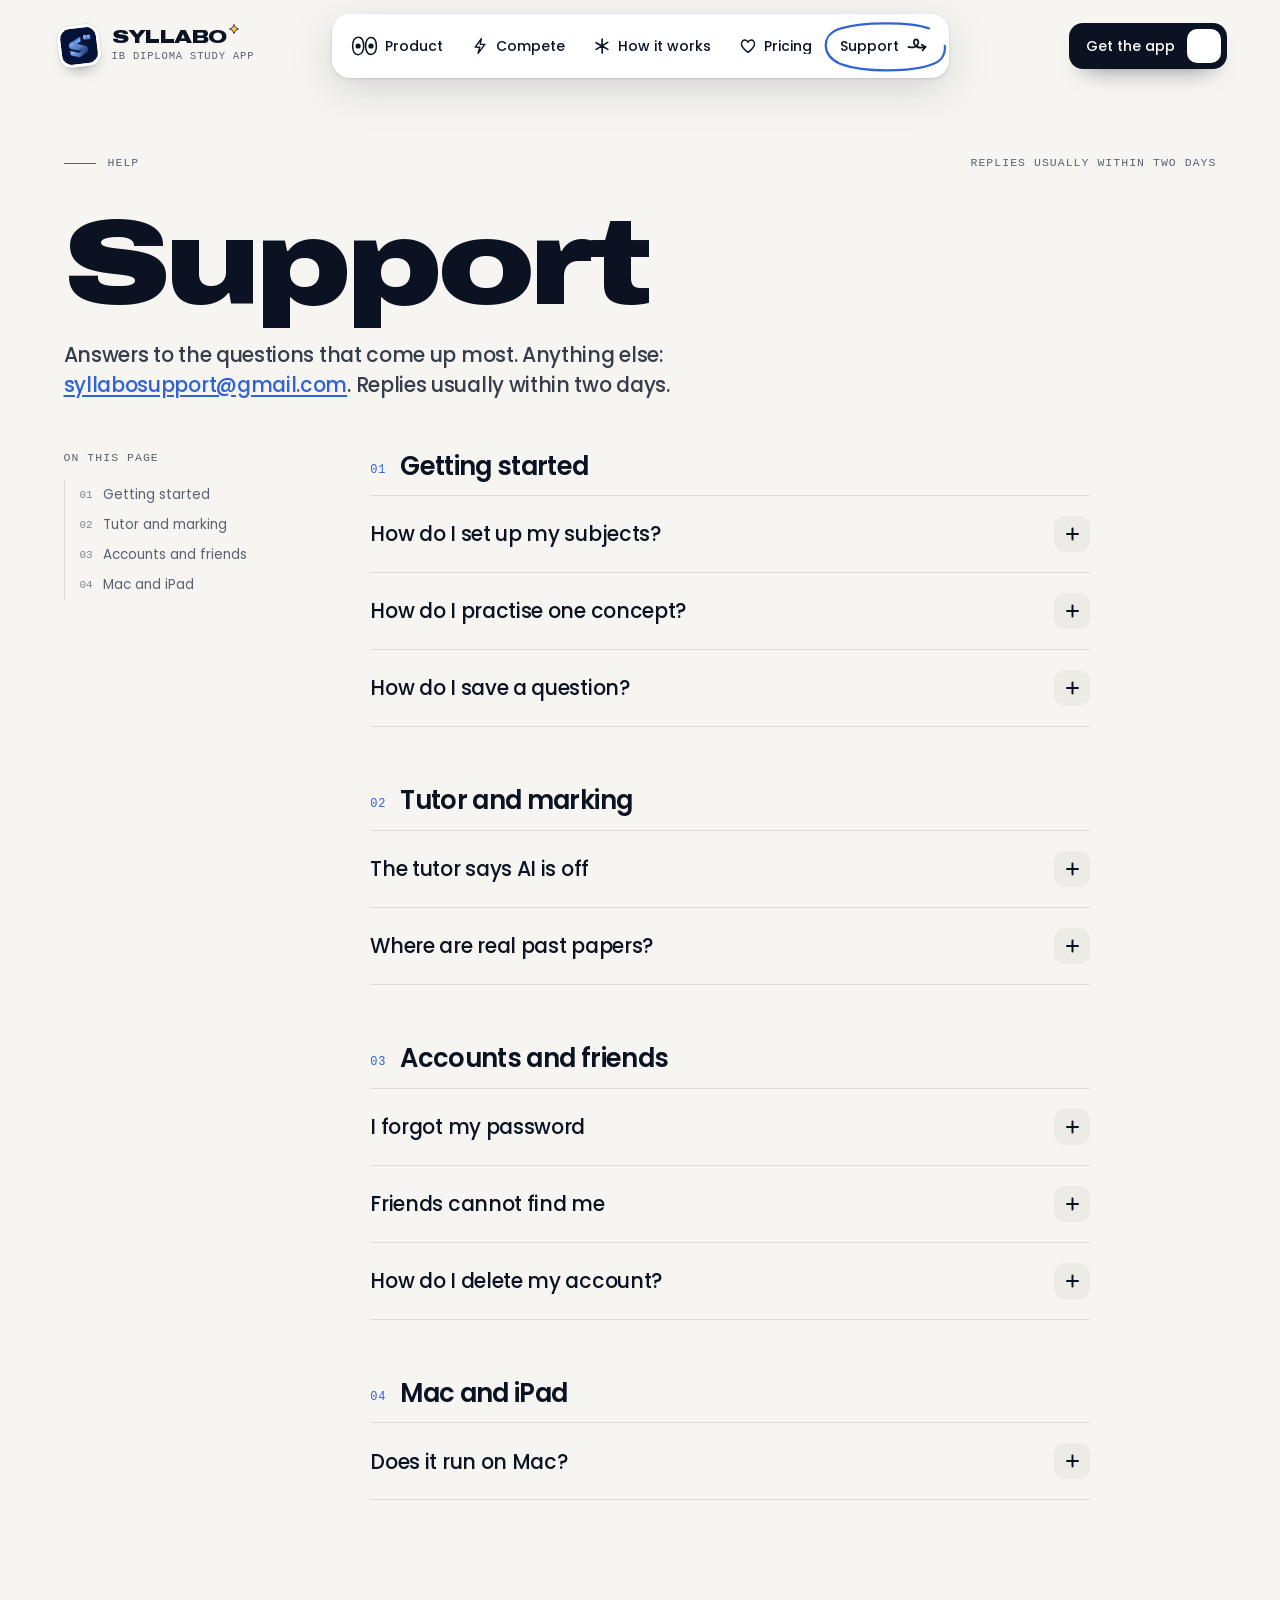
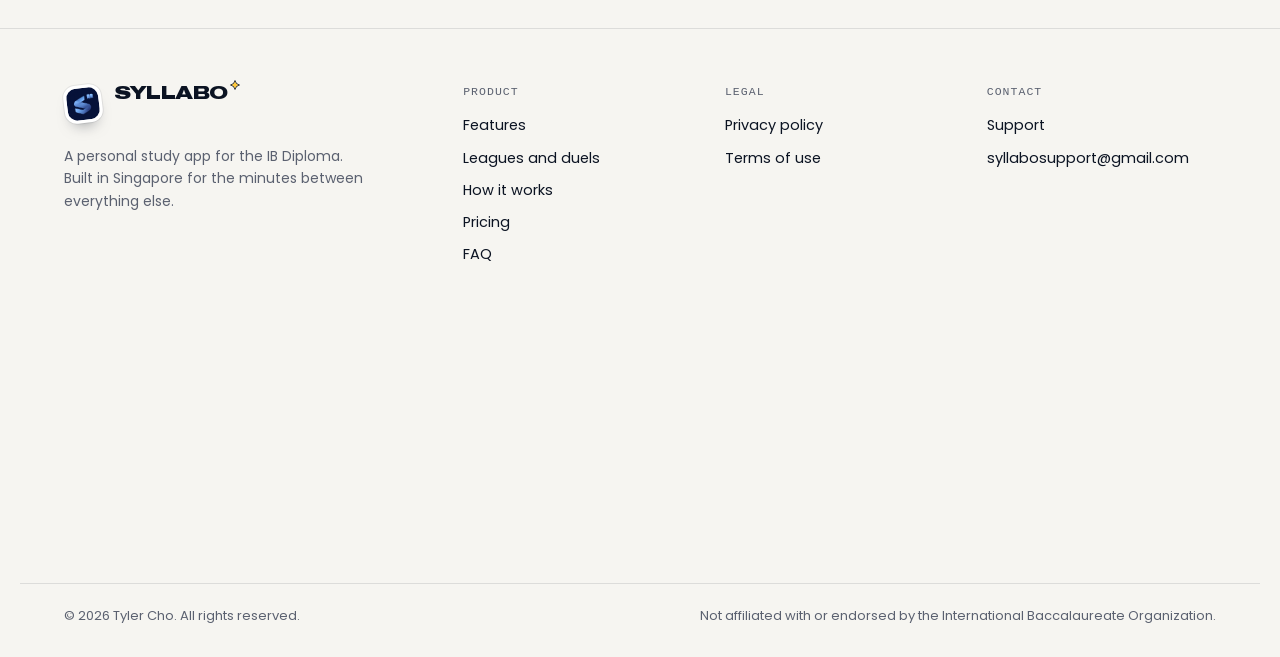
<file: support.html>
<!doctype html>
<html lang="en">
<head>
<meta charset="utf-8">
<meta name="viewport" content="width=device-width, initial-scale=1">
<!-- Generated by build-docs.py from website/support.html (the words) and index.html (nav, footer, styles). -->
<title>Support · Syllabo</title>
<meta name="description" content="Help with Syllabo: the AI tutor, past papers, accounts and friends.">
<meta name="theme-color" content="#F6F5F1">
<meta name="color-scheme" content="light">
<meta name="format-detection" content="telephone=no">
<link rel="canonical" href="https://syllabo.org/support.html">
<meta property="og:type" content="website">
<meta property="og:site_name" content="Syllabo">
<meta property="og:url" content="https://syllabo.org/support.html">
<meta property="og:title" content="Support · Syllabo">
<meta property="og:description" content="Help with Syllabo: the AI tutor, past papers, accounts and friends.">
<meta property="og:image" content="https://syllabo.org/assets/og.png">
<meta name="twitter:card" content="summary_large_image">
<link rel="icon" href="../assets/favicon.ico" sizes="48x48">
<link rel="icon" type="image/png" sizes="32x32" href="../assets/favicon-32.png">
<link rel="icon" type="image/png" sizes="192x192" href="../assets/favicon-192.png">
<link rel="apple-touch-icon" href="../assets/apple-touch-icon.png">
<link rel="preload" href="../assets/fonts/archivo-wdth-wght-latin.woff2" as="font" type="font/woff2" crossorigin>
<link rel="preload" href="../assets/fonts/poppins-400-latin.woff2" as="font" type="font/woff2" crossorigin>
<link rel="stylesheet" href="../assets/fonts/fonts.css">
<script>document.documentElement.classList.add('js')</script>
<style>
:root{
  --paper:#F6F5F1;--paper-2:#EEECE6;--ink:#0B1322;--ink-2:#353C4A;--mute:#5B6170;--grey:#848A93;--pale:#CFCFCF;
  --line:rgba(11,19,34,.11);--navy:#0B1322;--card:#17223A;--blue:#2F63D6;--blue-2:#6A9BEF;--violet:#7C6CF0;
  --green:#3FB950;--coral:#F0524F;--gold:#FFC93C;--on-dark:#F3F5FA;--mute-dark:#A9B4C8;
  --display:"Archivo","Arial Black",system-ui,sans-serif;
  --body:"Poppins",system-ui,-apple-system,"Segoe UI",Roboto,sans-serif;
  --serif:"Instrument Serif",Georgia,"Times New Roman",serif;
  --mono:ui-monospace,"SF Mono",SFMono-Regular,Menlo,Consolas,"Liberation Mono",monospace;
  --pad:clamp(16px,3.4vw,48px);--max:1240px;
  --ease:cubic-bezier(.22,1,.36,1);--back:cubic-bezier(.34,1.45,.64,1);--io:cubic-bezier(.65,0,.35,1);
}
*,*::before,*::after{box-sizing:border-box}
html{-webkit-text-size-adjust:100%;text-size-adjust:100%;scroll-padding-top:100px}
@media (prefers-reduced-motion:no-preference){html:not(.js){scroll-behavior:smooth}}
html.locked{overflow:hidden}
body{margin:0;background:var(--paper);color:var(--ink);font:400 16px/1.6 var(--body);overflow-x:hidden;overflow-x:clip;-webkit-font-smoothing:antialiased;-moz-osx-font-smoothing:grayscale}
::selection{background:var(--blue);color:#fff}
img,svg{display:block;max-width:100%}
img{height:auto}
a{color:inherit}
h1,h2,h3,p,ul,ol,figure{margin:0}
ul,ol{padding:0;list-style:none}
button{font:inherit;color:inherit}
a,button,summary{-webkit-tap-highlight-color:transparent}
@media (prefers-reduced-motion:no-preference){html:not(.magon) .appstore:active,html:not(.magon) .nav-cta:active,.menu-btn:active{transform:scale(.97)!important;transition:transform .12s}}
.px{image-rendering:pixelated}
.sr{position:absolute!important;width:1px;height:1px;padding:0;margin:-1px;overflow:hidden;clip:rect(0 0 0 0);clip-path:inset(50%);white-space:nowrap;border:0}
:focus-visible{outline:3px solid var(--blue);outline-offset:3px}
[tabindex="-1"]:focus{outline:none}
.skip{position:fixed;left:16px;top:-90px;z-index:3000;background:var(--ink);color:#fff;padding:12px 16px;border-radius:12px;text-decoration:none;font-weight:500}
.skip:focus{top:16px}
.disp{font-family:var(--display);font-weight:900;font-stretch:125%;font-variation-settings:"wdth" 125;letter-spacing:-.035em;line-height:.9}
.kicker{font:600 12.5px/1.2 var(--body);letter-spacing:.09em;text-transform:uppercase;color:var(--blue)}
.wrap{max-width:var(--max);margin:0 auto;padding:0 var(--pad)}
.num{font-variant-numeric:tabular-nums}

/* section labels: hairline + mono */
.sec-label{display:flex;justify-content:space-between;align-items:center;gap:16px;flex-wrap:wrap;font:500 11.5px/1.3 var(--mono);letter-spacing:.09em;text-transform:uppercase;color:var(--mute)}
.sec-label p{display:flex;align-items:center;gap:12px}
.sec-label i{display:block;width:32px;height:1px;background:currentColor}
.dark .sec-label,.sec-label.on-dark{color:var(--mute-dark)}

/* links that draw an underline */
.ul{text-decoration:none;position:relative}
.ul::after{content:"";position:absolute;left:0;right:0;bottom:-2px;height:1.5px;background:currentColor;transform:scaleX(0);transform-origin:0 50%;transition:transform .5s var(--ease)}
.ul:hover::after,.ul:focus-visible::after{transform:scaleX(1)}

/* App Store button (built in CSS) */
.appstore{display:inline-flex;align-items:center;gap:11px;height:56px;padding:0 22px 0 17px;border-radius:15px;background:var(--ink);color:#fff;text-decoration:none;white-space:nowrap;transition:background-color .25s,box-shadow .4s;box-shadow:0 14px 30px -18px rgba(11,19,34,.8)}
.appstore svg{width:24px;height:24px;fill:currentColor;flex:none;margin-top:-3px}
.appstore span{display:flex;flex-direction:column;line-height:1.08;text-align:left}
.appstore small{font-size:11px;font-weight:400;opacity:.86}
.appstore b{font-size:19px;font-weight:600;letter-spacing:-.015em}
.appstore:hover{background:#1C2742;box-shadow:0 22px 36px -18px rgba(11,19,34,.8)}
.appstore.light{background:#fff;color:var(--ink)}
.mag{will-change:transform}

/* ---------- nav: islands that merge into one bar ---------- */
.nav{position:fixed;inset:14px 0 auto;z-index:1000;padding:0 var(--pad);pointer-events:none;transition:transform .6s var(--ease)}
.nav.tuck{transform:translateY(-120px)}
.bar{position:relative;max-width:1240px;margin:0 auto;height:64px;display:grid;grid-template-columns:1fr auto 1fr;align-items:center;gap:12px;padding:0 9px 0 10px}
.bar>a,.bar>nav,.nav-end{position:relative;pointer-events:auto}
.nav.merged .bar{pointer-events:auto}
.bar-sh{position:absolute;inset:0;pointer-events:none;will-change:transform;filter:drop-shadow(0 12px 20px rgba(11,19,34,.13)) drop-shadow(0 1px 1.5px rgba(11,19,34,.13))}
.bar-bg{position:absolute;inset:0;background:#fff;clip-path:inset(0 var(--cr,0px) 0 var(--cl,0px) round 18px)}
.nav.ready .bar-bg{transition:clip-path .85s var(--ease)}
.nav.merged .bar-bg{clip-path:inset(0 0 0 0 round 18px)}
.wave{position:absolute;z-index:0;pointer-events:none;left:22px;right:22px;bottom:3px;height:8px;overflow:visible;opacity:0;transition:opacity .25s}
.nav.merged .wave{opacity:1;transition:opacity .5s .5s}
.wave path{fill:none;stroke-width:1.6;stroke-linecap:round}
.wv-t{stroke:rgba(11,19,34,.08)}
.wv-f{stroke:var(--blue);stroke-dasharray:1;stroke-dashoffset:1}
/* lockup: the app icon as a tilted sticker, the wordmark in the display face with a marker spark, and a mono readout
   of the current section that rolls as you scroll */
.lockup{justify-self:start;display:flex;align-items:center;gap:12px;text-decoration:none;border-radius:14px;padding:4px 8px 4px 4px}
.lk-icon{flex:none;display:block;width:42px;height:42px;padding:3px;border-radius:13px;background:#fff;box-shadow:0 0 0 1px rgba(11,19,34,.07),0 9px 16px -10px rgba(11,19,34,.6);transform:rotate(-7deg);transition:transform .7s var(--back)}
.lk-icon img{width:100%;height:100%;border-radius:10px}
.lk-txt{display:flex;flex-direction:column;gap:5px}
.lk-word{position:relative;display:flex;align-self:flex-start;font-family:var(--display);font-weight:900;font-stretch:125%;font-variation-settings:"wdth" 125;font-size:19px;line-height:.8;letter-spacing:-.03em;color:var(--ink);padding-right:12px}
.lk-word i{display:block;font-style:normal}
.lk-spark{position:absolute;right:0;top:-5px;width:10px;height:10px;overflow:visible;transition:transform .8s var(--back)}
.lk-spark path{fill:var(--gold);stroke:var(--ink);stroke-width:3.2;stroke-linejoin:round}
.sub{position:relative;display:block;width:14em;height:14px;overflow:hidden;font:500 10.5px/14px var(--mono);letter-spacing:.08em;text-transform:uppercase;color:var(--mute);white-space:nowrap}
.sub>span{position:absolute;left:0;right:0;top:0;overflow:hidden;text-overflow:ellipsis}
.sub b{display:inline;font:inherit;color:var(--blue)}
@media (hover:hover){.lockup:hover .lk-icon{transform:rotate(5deg) scale(1.07)}.lockup:hover .lk-spark{transform:rotate(90deg) scale(1.3)}}
@media (hover:hover) and (prefers-reduced-motion:no-preference){.lockup:hover .lk-word i{animation:lkhop .5s var(--back) both;animation-delay:calc(var(--j)*30ms)}}
@keyframes lkhop{45%{transform:translateY(-4px)}}
.links{display:flex;gap:2px;padding:0 6px}
.links a{position:relative;z-index:1;display:flex;align-items:center;gap:7px;padding:11px 13px;border-radius:12px;font:500 14px/1 var(--body);text-decoration:none}
.links a:focus-visible{outline-offset:-1px}
.ico{flex:none;width:18px;height:18px;overflow:visible;fill:none;stroke:var(--ink);stroke-width:1.9;stroke-linecap:round;stroke-linejoin:round}
.rl{position:relative;display:block;overflow:hidden;height:1.2em;line-height:1.2em;margin:-.1em 0}
.rl>span{display:flex}
.rl>span+span{position:absolute;left:0;top:100%}
.rl i{display:block;font-style:normal;white-space:pre}
.knock .rl{overflow:visible}
.knock .rl>span+span{display:none}
.circ{position:absolute;left:0;top:0;width:0;height:0;overflow:visible;pointer-events:none;opacity:0}
.circ path{fill:none;stroke:var(--blue);stroke-width:2.2;stroke-linecap:round;stroke-linejoin:round;vector-effect:non-scaling-stroke;stroke-dasharray:1;stroke-dashoffset:1}
/* marker icons, each with its own personality */
.l-eyes .ico{width:27px;height:20px;stroke-width:1.7}
.l-eyes .eye{transform-box:fill-box;transform-origin:50% 50%}
.l-eyes .eye path{fill:#fff}
.l-eyes .pu{fill:var(--ink);stroke:none}
.l-bolt .ico path{transition:fill .2s}
.l-bolt:focus-visible .ico path{fill:var(--gold)}
@media (hover:hover){.l-bolt:hover .ico path{fill:var(--gold)}}
.l-heart .ico path{transition:fill .3s}
.l-heart:focus-visible .ico path{fill:var(--coral)}
@media (hover:hover){.l-heart:hover .ico path{fill:var(--coral)}}
.l-arrow{gap:5px}
.l-arrow .ico{width:24px;height:24px;stroke-width:1.8}
@media (prefers-reduced-motion:no-preference){
  .rl i{transition:transform .55s var(--ease);transition-delay:calc(var(--j)*16ms)}
  .links a:not(.knock):focus-visible .rl i{transform:translateY(-100%)}
  .l-star .ico{transition:transform 1s var(--back)}
  .l-star:focus-visible .ico{transform:rotate(120deg)}
  .l-heart:focus-visible .ico{animation:beat 1.15s ease-in-out infinite}
}
@media (hover:hover) and (prefers-reduced-motion:no-preference){
  .links a:not(.knock):hover .rl i{transform:translateY(-100%)}
  .l-star:hover .ico{transform:rotate(120deg)}
  .l-heart:hover .ico{animation:beat 1.15s ease-in-out infinite}
}
@keyframes beat{0%,100%{transform:scale(1)}14%{transform:scale(1.3)}28%{transform:scale(1)}42%{transform:scale(1.18)}62%{transform:scale(1)}}
.nav-end{justify-self:end;display:flex;align-items:center;gap:8px}
.nav-cta{display:inline-flex;align-items:center;gap:12px;height:46px;padding:0 6px 0 17px;border-radius:14px;background:var(--ink);color:#fff;font:500 14px/1 var(--body);text-decoration:none;transition:background-color .3s;box-shadow:0 12px 24px -16px rgba(11,19,34,.8)}
.nav-cta:hover{background:#1C2742}
.arrbox{display:grid;place-items:center;width:34px;height:34px;border-radius:10px;background:#fff;overflow:hidden}
.arrbox svg{width:16px;height:16px;transition:transform .45s var(--ease)}
a:hover .arrbox svg,a:focus-visible .arrbox svg{transform:translate(2px,-2px)}
.nav-cta .arrbox{position:relative;display:block;color:var(--ink)}
.nav-cta .arrbox svg{position:absolute;left:9px;top:9px;transition:transform .55s var(--ease)}
.nav-cta .arrbox .a2{transform:translate(-28px,28px)}
.nav-cta:focus-visible .arrbox .a1{transform:translate(28px,-28px)}
.nav-cta:focus-visible .arrbox .a2{transform:none}
@media (hover:hover){.nav-cta:hover .arrbox .a1{transform:translate(28px,-28px)}.nav-cta:hover .arrbox .a2{transform:none}}
@media (prefers-reduced-motion:reduce){.nav,.nav.ready .bar-bg,.nav-cta .arrbox svg{transition:none}.nav-cta .arrbox .a2{display:none}.nav-cta:hover .arrbox .a1,.nav-cta:focus-visible .arrbox .a1{transform:none}}
.menu-btn{display:none;align-items:center;gap:10px;height:46px;padding:0 16px;border-radius:14px;background:#ECEBE6;color:var(--ink);font:500 14px/1 var(--body);text-decoration:none;border:0;cursor:pointer}
.menu-btn i{display:grid;gap:4px}
.menu-btn i::before,.menu-btn i::after{content:"";display:block;width:16px;height:2px;border-radius:2px;background:currentColor;transition:transform .4s var(--ease)}
.menu-btn[aria-expanded="true"] i::before{transform:translateY(3px) rotate(45deg)}
.menu-btn[aria-expanded="true"] i::after{transform:translateY(-3px) rotate(-45deg)}
@media (max-width:1179px){.links .ico{display:none}.links a{padding:11px 12px}}
@media (max-width:959px){.bar{grid-template-columns:1fr auto;pointer-events:auto}.links{display:none}.menu-btn{display:inline-flex}.nav .bar-bg{clip-path:inset(0 0 0 0 round 18px)}.nav .wave{opacity:1}}
@media (max-width:559px){.nav-cta{display:none}.menu-btn{background:var(--ink);color:#fff}}
@media (max-width:479px){.bar{height:60px}.lk-icon{width:38px;height:38px;border-radius:12px}.lk-word{font-size:17px}.sub{font-size:9.5px;max-width:calc(100vw - 2*var(--pad) - 190px)}.menu-btn{background:var(--ink);color:#fff}}
.sheet{position:fixed;inset:0;z-index:990;background:var(--paper);padding:104px var(--pad) 32px;display:flex;flex-direction:column;overflow-y:auto}
.sheet[hidden]{display:none}
.sheet nav a{display:flex;align-items:baseline;gap:14px;padding:12px 0;border-bottom:1px solid var(--line);font-family:var(--display);font-weight:800;font-stretch:125%;font-size:clamp(30px,9vw,54px);line-height:1.1;letter-spacing:-.03em;text-decoration:none}
.sheet nav .n{flex:none;width:2.4em;font:500 13px/1 var(--mono);letter-spacing:.04em;color:var(--mute)}
.sheet nav a.on,.sheet nav a.on .n{color:var(--blue)}
.sheet nav a.on::after{content:"";align-self:center;margin-left:auto;width:10px;height:10px;border-radius:50%;background:var(--coral)}
.sheet .appstore{margin-top:28px;align-self:flex-start}
.sheet .fine{margin-top:14px;font-size:13px;color:var(--mute)}
@media (prefers-reduced-motion:no-preference){.sheet:not([hidden]) nav a{animation:up .6s var(--ease) both;animation-delay:calc(var(--i)*45ms)}}
@keyframes up{from{opacity:0;transform:translateY(18px)}}

@keyframes float{from{transform:translateY(-3.5px)}to{transform:translateY(3.5px)}}
/* page-wide ink trail */
.ink{position:fixed;inset:0;width:100%;height:100%;z-index:900;pointer-events:none;overflow:visible}
.ink path{fill:none;stroke-linecap:round;stroke-linejoin:round;opacity:0}

/* ---------- footer ---------- */
.site-foot{background:var(--paper);border-top:1px solid var(--line);overflow:hidden}
.fcols{max-width:var(--max);margin:0 auto;padding:56px var(--pad) 40px;display:grid;grid-template-columns:1.6fr 1fr 1fr 1fr;gap:32px}
.fcols .brand{display:inline-flex;align-items:center;gap:12px;text-decoration:none}
.fcols .brand .lk-icon{width:38px;height:38px;border-radius:12px}
@media (hover:hover){.fcols .brand:hover .lk-icon{transform:rotate(5deg) scale(1.07)}.fcols .brand:hover .lk-spark{transform:rotate(90deg) scale(1.3)}}
.fcols p{margin-top:14px;max-width:34ch;font-size:14px;color:var(--mute)}
.fh{font:500 11.5px/1.3 var(--mono);letter-spacing:.09em;text-transform:uppercase;color:var(--mute);margin-bottom:14px}
.fcols ul{display:grid;gap:9px;font-size:14.5px}
@media (pointer:coarse){.fcols ul{gap:0}.fcols ul a{display:inline-block;padding:10px 0}.fcols ul a::after{bottom:8px}}
.fcols a{text-decoration:none}
@media (max-width:759px){.fcols{grid-template-columns:1fr 1fr}.fcols>div:first-child{grid-column:1/-1}}
.giant{position:relative;display:flex;justify-content:center;padding:0 var(--pad);font-size:calc((100vw - 2*var(--pad))/6.15);line-height:.8;color:var(--ink);-webkit-user-select:none;user-select:none;margin-top:calc(70px + 4vw)}
.giant>span{display:block;position:relative}
.giant .gl{display:block}
.prop{position:absolute;display:block;transform:rotate(var(--r,0deg));transform-origin:50% 100%;transition:transform .7s var(--back)}
.p-icon{--r:-12deg;left:.43em;bottom:.115em;width:.31em}
.p-icon img{width:100%;height:auto;border-radius:22%;box-shadow:0 .025em .05em -.015em rgba(11,19,34,.5)}
@media (hover:hover){.p-icon:hover{transform:rotate(-5deg) translateY(-.03em)}}
.p-xp{--r:-11deg;left:50%;bottom:calc(100% - .1em);transform-origin:30% 100%}
.xpc{display:flex;align-items:center;gap:.3em;padding:.45em .72em .45em .5em;border-radius:999px;background:var(--gold);color:var(--ink);font-size:calc(.12em*var(--ps,1));line-height:1;letter-spacing:-.02em;white-space:nowrap;box-shadow:0 .3em .6em -.35em rgba(11,19,34,.55)}
.xpc svg{width:1em;height:1em}
@media (hover:hover){.p-xp:hover{transform:rotate(-3deg) translateY(-.03em)}}
.p-coin{--r:9deg;left:50%;bottom:calc(100% - .085em);width:calc(.2em*var(--ps,1));margin-left:calc(-.1em*var(--ps,1))}
.p-coin svg{width:100%;height:auto;filter:drop-shadow(0 .02em .02em rgba(11,19,34,.25))}
@media (hover:hover){.p-coin:hover{transform:rotate(-16deg) translateY(-.05em)}}
.p-star{left:50%;bottom:calc(100% + .07em);width:calc(.2em*var(--ps,1));margin-left:calc(-.1em*var(--ps,1))}
.p-star svg{width:100%;height:auto;overflow:visible;filter:url(#grain)}
.p-star path{fill:none;stroke:var(--blue);stroke-width:6;stroke-linejoin:round}
@media (hover:hover){.p-star:hover{transform:rotate(36deg) scale(1.15)}}
@media (max-width:759px){.giant{--ps:1.6}.p-xp{margin-left:-.28em}}
@media (prefers-reduced-motion:no-preference){
  html.js .giant .gl{transform:translateY(var(--gy,0%));will-change:transform}
  html.js .giant:not(.landed) .prop{opacity:0}
  html.js .giant.landed .prop{animation:drop 1s linear backwards;animation-delay:calc(var(--i)*.13s + .05s)}
  .p-star svg{animation:float 2.6s ease-in-out infinite alternate}
}
@keyframes drop{
  0%{opacity:0;transform:translateY(-1em) rotate(calc(var(--r,0deg) - 28deg));animation-timing-function:cubic-bezier(.55,0,1,.45)}
  38%{opacity:1;transform:translateY(0) rotate(var(--r,0deg)) scale(1.07,.9);animation-timing-function:cubic-bezier(0,.55,.45,1)}
  56%{transform:translateY(-.08em) rotate(var(--r,0deg)) scale(.97,1.04);animation-timing-function:cubic-bezier(.55,0,1,.45)}
  72%{transform:translateY(0) rotate(var(--r,0deg)) scale(1.03,.97);animation-timing-function:cubic-bezier(0,.55,.45,1)}
  84%{transform:translateY(-.02em) rotate(var(--r,0deg));animation-timing-function:cubic-bezier(.55,0,1,.45)}
  100%{transform:rotate(var(--r,0deg))}
}
.giant-clip{overflow:hidden;padding-top:calc(90px + 4vw);margin-top:calc(-90px - 4vw)}
.fbottom{max-width:var(--max);margin:0 auto;padding:22px var(--pad) 30px;display:flex;justify-content:space-between;gap:12px 24px;flex-wrap:wrap;font-size:13px;color:var(--mute);border-top:1px solid var(--line)}

/* ---------- reveals ---------- */
@media (prefers-reduced-motion:no-preference){
  html.js .rise .wm{display:inline-block;overflow:hidden;vertical-align:top;padding-bottom:.1em;margin-bottom:-.1em}
  html.js .rise .wi{display:inline-block;transform:translateY(135%);transition:transform 1s var(--ease);transition-delay:var(--dl,0s)}
  html.js .rise.in .wi{transform:none}
  html.js .fade{opacity:0;transform:translateY(16px);transition:opacity .8s var(--ease),transform .9s var(--ease)}
  html.js .fade.in{opacity:1;transform:none}
}

/* ---------- doc pages ---------- */
.doc-head{max-width:var(--max);margin:0 auto;padding:calc(118px + 3vw) var(--pad) clamp(30px,4vw,52px)}
.doc-head h1{margin-top:clamp(22px,3vw,40px);font-size:clamp(54px,9.4vw,148px)}
.doc-head .updated{margin-top:20px;font:500 12px/1.4 var(--mono);letter-spacing:.08em;text-transform:uppercase;color:var(--mute)}
.doc-head .lead{margin-top:22px;max-width:34em;font:500 clamp(18px,1.6vw,22px)/1.45 var(--body);letter-spacing:-.015em;color:var(--ink-2)}
.doc-head .lead a{color:var(--blue);text-underline-offset:3px}
.doc-grid{max-width:var(--max);margin:0 auto;padding:0 var(--pad) clamp(90px,10vw,150px);display:grid;grid-template-columns:230px minmax(0,720px);gap:clamp(32px,6vw,100px)}
.toc{position:sticky;top:112px;align-self:start;max-height:calc(100vh - 140px);overflow:auto;scrollbar-width:none}
.toc::-webkit-scrollbar{display:none}
.toc-h{font:500 11.5px/1.3 var(--mono);letter-spacing:.09em;text-transform:uppercase;color:var(--mute);margin-bottom:14px}
.toc ol{margin:0;padding:0;list-style:none;border-left:1px solid var(--line)}
.toc a{display:flex;gap:10px;margin-left:-1px;padding:6px 0 6px 14px;border-left:2px solid transparent;font-size:13.5px;line-height:1.35;color:var(--mute);text-decoration:none;transition:color .25s,border-color .35s}
.toc a .n{flex:none;font:500 11px/1.65 var(--mono);opacity:.75}
.toc a.on{color:var(--ink);border-left-color:var(--blue)}
@media (hover:hover){.toc a:hover{color:var(--ink)}}
.doc{font-size:16.5px;line-height:1.75;color:var(--ink-2)}
.doc h2{display:flex;align-items:baseline;gap:14px;margin:58px 0 14px;scroll-margin-top:110px;font:600 clamp(22px,2vw,28px)/1.2 var(--body);letter-spacing:-.025em;color:var(--ink)}
.doc h2:first-child{margin-top:0}
.doc h2 .n{flex:none;font:500 12px/1 var(--mono);letter-spacing:.06em;color:var(--blue);transform:translateY(-.2em)}
.doc p{margin:0 0 14px}
.doc ul{margin:0 0 18px;padding:0;list-style:none}
.doc li{position:relative;margin:7px 0;padding-left:24px}
.doc li::before{content:"";position:absolute;left:2px;top:.8em;width:11px;height:2px;border-radius:2px;background:var(--blue)}
.doc a{color:var(--blue);text-underline-offset:3px}
.doc details{border-bottom:1px solid var(--line)}
.doc h2+details{border-top:1px solid var(--line)}
.doc summary{list-style:none;cursor:pointer;display:flex;justify-content:space-between;align-items:center;gap:20px;padding:20px 0;font:500 clamp(18px,1.6vw,21px)/1.35 var(--body);letter-spacing:-.015em;color:var(--ink);transition:color .25s}
.doc summary::-webkit-details-marker{display:none}
@media (hover:hover){.doc summary:hover{color:var(--blue)}}
.doc summary i{position:relative;flex:none;width:36px;height:36px;border-radius:11px;background:#ECEBE6;transition:transform .5s var(--ease),background-color .3s}
.doc summary i::before,.doc summary i::after{content:"";position:absolute;left:50%;top:50%;width:13px;height:2px;margin:-1px 0 0 -6.5px;border-radius:2px;background:var(--ink)}
.doc summary i::after{transform:rotate(90deg)}
.doc details[open]:not(.closing) summary i{transform:rotate(45deg);background:var(--gold)}
.doc .a{padding:0 56px 0 0}
.doc .a p{margin:0;padding-bottom:20px}
.doc .aw{display:inline-block}
@media (max-width:959px){.doc-grid{grid-template-columns:minmax(0,1fr)}.toc{display:none}}
@media (max-width:599px){.doc .a{padding-right:0}.doc h2{margin-top:46px}}
@media print{.nav,.sheet,.ink,.toc,.giant-clip,.skip{display:none!important}.doc-head{padding-top:0}.doc-grid{display:block}html.js .rise .wi,html.js .fade{transform:none!important;opacity:1!important}}
</style>
</head>
<body>
<a class="skip" href="#main">Skip to content</a>
<svg width="0" height="0" style="position:absolute" aria-hidden="true" focusable="false">
  <defs>
    <symbol id="i-apple" viewBox="0 0 24 24"><path d="M12.152 6.896c-.948 0-2.415-1.078-3.96-1.04-2.04.027-3.91 1.183-4.961 3.014-2.117 3.675-.546 9.103 1.519 12.09 1.013 1.454 2.208 3.09 3.792 3.039 1.52-.065 2.09-.987 3.935-.987 1.831 0 2.35.987 3.96.948 1.637-.026 2.676-1.48 3.676-2.948 1.156-1.688 1.636-3.325 1.662-3.415-.039-.013-3.182-1.221-3.22-4.857-.026-3.04 2.48-4.494 2.597-4.559-1.429-2.09-3.623-2.324-4.39-2.376-2-.156-3.675 1.09-4.61 1.09zM15.53 3.83c.843-1.012 1.4-2.427 1.245-3.83-1.207.052-2.662.805-3.532 1.818-.78.896-1.454 2.338-1.273 3.714 1.338.104 2.715-.688 3.559-1.701"/></symbol>
    <symbol id="i-ne" viewBox="0 0 24 24"><path d="M7 17 17 7M9 7h8v8" fill="none" stroke="currentColor" stroke-width="2.2" stroke-linecap="round" stroke-linejoin="round"/></symbol>
    <symbol id="i-dn" viewBox="0 0 24 24"><path d="M12 4v16M6 14l6 6 6-6" fill="none" stroke="currentColor" stroke-width="2" stroke-linecap="round" stroke-linejoin="round"/></symbol>
    <symbol id="i-check" viewBox="0 0 24 24"><circle cx="12" cy="12" r="11" fill="#2F63D6"/><path d="M7 12.5l3.2 3.2L17 8.8" fill="none" stroke="#fff" stroke-width="2.2" stroke-linecap="round" stroke-linejoin="round"/></symbol>
    <symbol id="i-star" viewBox="0 0 24 24"><path d="M12 1.5l2.9 6.6 7.1.7-5.4 4.8 1.6 7-6.2-3.7-6.2 3.7 1.6-7L2 8.8l7.1-.7z"/></symbol>
    <symbol id="i-coin" viewBox="0 0 24 24"><circle cx="12" cy="12.6" r="10.6" fill="#D99A00"/><circle cx="12" cy="11.4" r="10.6" fill="#FFC93C"/><circle cx="12" cy="11.4" r="7" fill="none" stroke="#E7A800" stroke-width="1.7"/><path d="M12 7.3l1.25 2.6 2.85.35-2.1 1.95.55 2.8L12 13.6l-2.55 1.4.55-2.8-2.1-1.95 2.85-.35z" fill="#E7A800"/></symbol>
    <filter id="grain" x="-10%" y="-10%" width="120%" height="120%"><feTurbulence type="fractalNoise" baseFrequency="0.9" numOctaves="1" seed="7" result="g"/><feDisplacementMap in="SourceGraphic" in2="g" scale="3.2" xChannelSelector="R" yChannelSelector="G"/></filter>
  </defs>
</svg>

<header class="nav" id="nav">
  <div class="bar">
    <div class="bar-sh" aria-hidden="true"><div class="bar-bg"></div></div><svg class="wave" aria-hidden="true" focusable="false"><path class="wv-t" pathLength="1"/><path class="wv-f" pathLength="1"/></svg>
    <a class="lockup" href="index.html"><span class="lk-icon"><img decoding="async" src="../assets/icon.png" width="180" height="180" alt=""></span><span class="lk-txt"><span class="lk-word" aria-hidden="true"><i style="--j:0">S</i><i style="--j:1">Y</i><i style="--j:2">L</i><i style="--j:3">L</i><i style="--j:4">A</i><i style="--j:5">B</i><i style="--j:6">O</i><svg class="lk-spark" viewBox="0 0 40 40" focusable="false"><path d="M20 2Q23 17 38 20 23 23 20 38 17 23 2 20 17 17 20 2Z"/></svg></span><span class="sub" aria-hidden="true"><span>IB Diploma study app</span></span><span class="sr">Syllabo, study app for the IB Diploma</span></span></a>
    <nav class="links" aria-label="Main">
      <svg class="circ" viewBox="0 0 100 40" preserveAspectRatio="none" aria-hidden="true" focusable="false"><path pathLength="1" d="M84 7C70 2 30 1.5 13 8 1 13 1.5 27 15 33 33 40 72 39.5 88 33 99 28.5 99.5 14 85 8 76 4.5 58 5.5 42 10"/></svg>
      <a class="l-eyes" href="index.html#product" data-sec="product"><svg class="ico" viewBox="0 0 30 22" aria-hidden="true" focusable="false"><g class="eye"><path d="M8 1.4C3.9 1.5 1.6 5.6 1.8 11.2c.2 5.6 2.6 9.5 6.4 9.4 3.9-.1 6.1-4.4 5.9-10C13.9 5.2 11.8 1.3 8 1.4Z"/><circle class="pu" cx="7.9" cy="11" r="2.9"/></g><g class="eye"><path d="M22.1 1.6c-4 0-6 4.2-5.9 9.6.1 5.5 2.4 9.4 6.2 9.3 3.9-.1 6-4.3 5.8-9.8-.2-5.3-2.3-9.1-6.1-9.1Z"/><circle class="pu" cx="22.2" cy="11" r="2.9"/></g></svg><span class="lbl">Product</span></a>
      <a class="l-bolt knock" href="index.html#compete" data-sec="compete"><svg class="ico" viewBox="0 0 24 24" aria-hidden="true" focusable="false"><path d="M13.8 2.2 5.6 13.4l6.1.2-2.3 8.3 9.1-12.1-6.3-.1 1.6-7.5Z"/></svg><span class="lbl">Compete</span></a>
      <a class="l-star" href="index.html#how" data-sec="how"><svg class="ico" viewBox="0 0 24 24" aria-hidden="true" focusable="false"><path d="M12.2 2.8c-.2 6.1-.1 12.3.1 18.5M4.2 7.6c5.2 2.9 10.4 5.9 15.6 8.9M19.6 7.2c-5.1 3.1-10.3 6.2-15.4 9.3" stroke-width="2.2"/></svg><span class="lbl">How it works</span></a>
      <a class="l-heart" href="index.html#pricing" data-sec="pricing"><svg class="ico" viewBox="0 0 24 24" aria-hidden="true" focusable="false"><path d="M12.1 20.4C7 17 3.1 13.6 3.3 9 3.4 5.9 5.6 3.9 8.2 4c1.8.1 3.1 1.3 3.9 3 .8-1.8 2.3-3 4.2-3 2.6 0 4.6 2.2 4.4 5.2-.2 4.5-4 7.9-8.6 11.2Z"/></svg><span class="lbl">Pricing</span></a>
      <a class="l-arrow" href="support.html" aria-current="page"><span class="lbl">Support</span><svg class="ico" viewBox="0 0 24 24" aria-hidden="true" focusable="false"><path class="shaft" d="M2.5 13c3 0 5.5-.6 8-3.4 1.6-1.9-.9-3.9-2.1-1.8-1.4 2.6 1.5 5.2 6 5.2h5"/><path class="head" d="M16.4 9.6 19.6 13l-3.4 3.2"/></svg></a>
    </nav>
    <div class="nav-end">
      <a class="nav-cta mag" href="https://apps.apple.com/app/syllabo/id6810865998">Get the app <span class="arrbox"><svg class="a1" aria-hidden="true"><use href="index.html#i-ne"/></svg><svg class="a2" aria-hidden="true"><use href="index.html#i-ne"/></svg></span></a>
      <a class="menu-btn" href="#footer-nav" aria-controls="sheet" aria-expanded="false"><i aria-hidden="true"></i><span class="mb-label">Menu</span></a>
    </div>
  </div>
</header>
<div class="sheet" id="sheet" hidden>
  <nav aria-label="Menu">
    <a href="index.html#product" data-sec="product" style="--i:0"><span class="n">01</span>Product</a>
    <a href="index.html#compete" data-sec="compete" style="--i:1"><span class="n">02</span>Compete</a>
    <a href="index.html#how" data-sec="how" style="--i:2"><span class="n">03</span>How it works</a>
    <a href="index.html#pricing" data-sec="pricing" style="--i:3"><span class="n">04</span>Pricing</a>
    <a class="on" href="support.html" style="--i:4" aria-current="page"><span class="n">05</span>Support</a>
  </nav>
  <a class="appstore" href="https://apps.apple.com/app/syllabo/id6810865998"><svg aria-hidden="true"><use href="index.html#i-apple"/></svg><span><small>Download on the</small><b>App Store</b></span></a>
  <p class="fine">iPhone, iPad and Mac. Free, AI tutor included. No ads, no tracking.</p>
</div>
<svg class="ink" aria-hidden="true" focusable="false"></svg>

<main id="main">
  <header class="doc-head" id="top">
    <div class="sec-label"><p><i></i>Help</p><p>Replies usually within two days</p></div>
    <h1 class="disp rise">Support</h1>
    <p class="lead fade">Answers to the questions that come up most. Anything else: <a href="mailto:syllabosupport@gmail.com">syllabosupport@gmail.com</a>. Replies usually within two days.</p>
  </header>
  <div class="doc-grid">
    <nav class="toc" aria-label="On this page"><p class="toc-h">On this page</p><ol><li><a href="#getting-started"><span class="n">01</span>Getting started</a></li><li><a href="#tutor-and-marking"><span class="n">02</span>Tutor and marking</a></li><li><a href="#accounts-and-friends"><span class="n">03</span>Accounts and friends</a></li><li><a href="#mac-and-ipad"><span class="n">04</span>Mac and iPad</a></li></ol></nav>
    <article class="doc">
<h2 id="getting-started"><span class="n" aria-hidden="true">01</span>Getting started</h2>
  <details><summary>How do I set up my subjects?<i aria-hidden="true"></i></summary><div class="a"><p>On first launch, or later from Settings, pick your six subjects and set HL or SL for each. Inside a subject, Create Unit lets you group syllabus points the way your school teaches them, and Exam countdown records upcoming tests with the topics they cover.</p></div></details>
  <details><summary>How do I practise one concept?<i aria-hidden="true"></i></summary><div class="a"><p>Learn &rsaquo; open the subject &rsaquo; type in the search field at the top. Each result offers Lesson, Questions, MCQ and Cards for that exact syllabus point.</p></div></details>
  <details><summary>How do I save a question?<i aria-hidden="true"></i></summary><div class="a"><p>Tap the bookmark on any question card while practising or in the past-paper view. Choose Unsorted or a folder, or create one on the spot. Your library is under Learn &rsaquo; subject &rsaquo; Saved questions, where you can sort by marks, type or topic and practise a whole folder.</p></div></details>

  <h2 id="tutor-and-marking"><span class="n" aria-hidden="true">02</span>Tutor and marking</h2>
  <details><summary>The tutor says AI is off<i aria-hidden="true"></i></summary><div class="a"><p>The AI tutor and AI marking are free and run through Syllabo's server, so they need a connection and a free online account (a new install gets its first day of AI as a guest). Sign in from the Tutor tab, and check that AI is on in Settings &rsaquo; AI marking and tutor. Without AI, written answers are still marked on your device against the mark scheme.</p></div></details>
  <details><summary>Where are real past papers?<i aria-hidden="true"></i></summary><div class="a"><p>The app ships original IB-format questions. Real papers are IBO copyright and are not bundled. If your school gives you access, type or paste their questions in under Learn &rsaquo; subject &rsaquo; Saved questions &rsaquo; Import, and tag each one with its syllabus points and marks.</p></div></details>

  <h2 id="accounts-and-friends"><span class="n" aria-hidden="true">03</span>Accounts and friends</h2>
  <details><summary>I forgot my password<i aria-hidden="true"></i></summary><div class="a"><p>On the sign-in screen tap Forgot your password? Online accounts get a 6-digit code by email; enter it with your new password. Accounts kept only on this phone are reset with Face ID, Touch ID or your passcode.</p></div></details>
  <details><summary>Friends cannot find me<i aria-hidden="true"></i></summary><div class="a"><p>Check Friends &rsaquo; Discoverable by username is on, and share your exact @username. With online accounts, friends can be on any phone; both of you need an online account.</p></div></details>
  <details><summary>How do I delete my account?<i aria-hidden="true"></i></summary><div class="a"><p>Account &rsaquo; Delete account. This deletes the account and all of its study data from this device immediately and, for an online account, deletes it online too. It cannot be undone.</p></div></details>

  <h2 id="mac-and-ipad"><span class="n" aria-hidden="true">04</span>Mac and iPad</h2>
  <details><summary>Does it run on Mac?<i aria-hidden="true"></i></summary><div class="a"><p>Yes, as a Mac app. Everything, including the essay workshop, is available on Mac.</p></div></details>
    </article>
  </div>
</main>

<footer class="site-foot" id="footer-nav">
  <div class="fcols">
    <div><a class="brand" href="index.html"><span class="lk-icon"><img decoding="async" src="../assets/icon.png" width="180" height="180" alt="" loading="lazy"></span><span class="lk-word" aria-hidden="true">SYLLABO<svg class="lk-spark" viewBox="0 0 40 40" focusable="false"><path d="M20 2Q23 17 38 20 23 23 20 38 17 23 2 20 17 17 20 2Z"/></svg></span><span class="sr">Syllabo</span></a><p>A personal study app for the IB Diploma. Built in Singapore for the minutes between everything else.</p></div>
    <nav aria-labelledby="fh-p"><h2 class="fh" id="fh-p">Product</h2><ul><li><a class="ul" href="index.html#product">Features</a></li><li><a class="ul" href="index.html#compete">Leagues and duels</a></li><li><a class="ul" href="index.html#how">How it works</a></li><li><a class="ul" href="index.html#pricing">Pricing</a></li><li><a class="ul" href="index.html#faq">FAQ</a></li></ul></nav>
    <nav aria-labelledby="fh-l"><h2 class="fh" id="fh-l">Legal</h2><ul><li><a class="ul" href="privacy.html">Privacy policy</a></li><li><a class="ul" href="terms.html">Terms of use</a></li></ul></nav>
    <div><h2 class="fh">Contact</h2><ul><li><a class="ul" href="support.html">Support</a></li><li><a class="ul" href="mailto:syllabosupport@gmail.com">syllabosupport@gmail.com</a></li></ul></div>
  </div>
  <div class="giant-clip">
    <div class="giant disp" id="giant" aria-hidden="true"><span><span class="gl">S</span></span><span><span class="gl">Y</span></span><span class="perch"><span class="gl">L</span><span class="prop p-icon" style="--i:0"><img decoding="async" src="../assets/icon.png" width="180" height="180" alt="" loading="lazy"></span></span><span><span class="gl">L</span></span><span class="perch"><span class="gl">A</span><span class="prop p-xp" style="--i:1"><span class="xpc"><svg><use href="index.html#i-star"/></svg>+40 XP</span></span></span><span class="perch"><span class="gl">B</span><span class="prop p-coin" style="--i:2"><svg viewBox="0 0 24 24"><use href="index.html#i-coin"/></svg></span></span><span class="perch"><span class="gl">O</span><span class="prop p-star" style="--i:3"><svg viewBox="0 0 100 100"><path d="M50 7 61 37 94 39 68 58 78 91 50 71 22 91 32 58 6 39 39 37Z"/></svg></span></span></div>
  </div>
  <div class="fbottom"><span>&copy; 2026 Tyler Cho. All rights reserved.</span><span>Not affiliated with or endorsed by the International Baccalaureate Organization.</span></div>
</footer>

<script>
/* Syllabo doc pages (support, privacy, terms): the homepage's nav, footer and small details, without the homepage's
   sections. Here the "sections" are the page's own h2 headings, so the lockup readout and the progress wave follow
   your reading. The nav code is kept in step with the copy inside index.html by hand. */
(()=>{
'use strict';
const d=document,root=d.documentElement,$=(s,c=d)=>c.querySelector(s),$$=(s,c=d)=>Array.from(c.querySelectorAll(s));
const mq=q=>matchMedia(q),mFine=mq('(hover: hover) and (pointer: fine)');
const reduced=mq('(prefers-reduced-motion: reduce)').matches;
const clamp=(v,a,b)=>v<a?a:v>b?b:v,lerp=(a,b,t)=>a+(b-a)*t,eOut=t=>1-Math.pow(1-t,3),TAU=Math.PI*2,NS='http://www.w3.org/2000/svg';
let maxYc=0;const docTop=el=>el.getBoundingClientRect().top+scrollY,maxY=()=>maxYc||(maxYc=Math.max(root.scrollHeight-innerHeight,1));
let W=innerWidth,H=innerHeight,sy=scrollY,dirty=true,running=false,last=performance.now();
function kick(){if(!running){running=true;last=performance.now();requestAnimationFrame(frame)}}

/* ---------- nav ---------- */
const navEl=$('#nav'),bar=$('.bar',navEl),links=$('.links',navEl),curA=$('.links a[aria-current="page"]',navEl);
const circ=$('.circ',links),circP=circ&&$('path',circ),sub=$('.sub',navEl),lkSpark=$('.lk-spark',navEl),wave=$('.wave',navEl),wvT=$('.wv-t',navEl),wvF=$('.wv-f',navEl);
const SUB0=sub?sub.textContent.trim():'',CIRC_COLS=['#2F63D6','#7C6CF0','#F0524F','#E7B400'];
const heads=$$('.doc h2'),SECS=[{n:'',t:SUB0,el:null,top:-1e9}].concat(heads.map((h,i)=>({n:String(i+1).padStart(2,'0'),t:(h.dataset.short||h.textContent.replace(/^\d+\.?\s*/,'')).trim(),el:h,top:0})));
const tocA=$$('.toc a');
let secIdx=-1,merged=null,tucked=false,lastSy=-1,tuckAcc=0,noTuckUntil=0;
$$('.lbl',links).forEach(l=>{
  const t=l.textContent.trim(),row=()=>{const r=d.createElement('span');Array.from(t).forEach((c,j)=>{const i=d.createElement('i');i.style.setProperty('--j',j);i.textContent=c===' '?' ':c;r.appendChild(i)});return r};
  const sr=d.createElement('span');sr.className='sr';sr.textContent=t;
  const rl=d.createElement('span');rl.className='rl';rl.setAttribute('aria-hidden','true');rl.append(row(),row());
  l.replaceChildren(sr,rl);
});
function placeCirc(a){circ.style.left=(a.offsetLeft-7)+'px';circ.style.top=(a.offsetTop-4)+'px';circ.style.width=(a.offsetWidth+14)+'px';circ.style.height=(a.offsetHeight+8)+'px'}
function drawCirc(){
  if(!circP||!curA||W<960)return;placeCirc(curA);circ.style.opacity='1';circP.style.stroke=CIRC_COLS[0];
  if(reduced){circP.style.strokeDashoffset='0';return}
  circP.animate([{strokeDashoffset:'1'},{strokeDashoffset:'0'}],{duration:900,delay:350,easing:'cubic-bezier(.65,0,.35,1)',fill:'both'});
}
function rollSub(sec,dir,first){
  if(!sub)return;const cur=sub.lastElementChild,fill=el=>{el.textContent='';if(sec.n){const b=d.createElement('b');b.textContent=sec.n;el.append(b,' · '+sec.t)}else el.textContent=SUB0};
  if(first||!cur){if(cur)fill(cur);return}
  const nw=d.createElement('span');fill(nw);sub.appendChild(nw);
  if(reduced){cur.remove();return}
  const e='cubic-bezier(.22,1,.36,1)';
  cur.animate([{transform:'translateY(0)',opacity:1},{transform:'translateY('+(-dir*100)+'%)',opacity:0}],{duration:520,easing:e,fill:'forwards'}).onfinish=()=>cur.remove();
  nw.animate([{transform:'translateY('+(dir*100)+'%)',opacity:0},{transform:'none',opacity:1}],{duration:660,easing:e});
  if(lkSpark)lkSpark.animate([{transform:'none'},{transform:'rotate('+(dir*180)+'deg) scale(1.45)',offset:.45},{transform:'rotate('+(dir*360)+'deg)'}],{duration:900,easing:'cubic-bezier(.34,1.45,.64,1)'});
}
function setTuck(v){if(v!==tucked){tucked=v;navEl.classList.toggle('tuck',v)}}
function measureNav(){
  if(W>=960){const l=links.offsetLeft;bar.style.setProperty('--cl',l+'px');bar.style.setProperty('--cr',Math.max(bar.clientWidth-l-links.offsetWidth,0)+'px')}
  SECS.forEach(s=>{if(s.el)s.top=docTop(s.el)-120});
  const ww=Math.max(bar.clientWidth-44,10),n=Math.max(2,Math.round(ww/11)),st=ww/n;let p='M0 4';
  for(let i=0;i<n;i++)p+='q'+(st/2).toFixed(2)+' '+(i%2?3.6:-3.6)+' '+st.toFixed(2)+' 0';
  wave.setAttribute('viewBox','0 0 '+ww.toFixed(1)+' 8');wvT.setAttribute('d',p);wvF.setAttribute('d',p);
  if(sub){const t=d.createElement('span');t.style.visibility='hidden';t.style.right='auto';sub.appendChild(t);let mw=0;SECS.forEach(x=>{t.textContent=x.n?x.n+' · '+x.t:SUB0;mw=Math.max(mw,t.offsetWidth)});sub.style.width=Math.ceil(Math.min(mw+1,260))+'px';t.remove()}
  if(curA&&circ.style.opacity==='1')placeCirc(curA);
  const ai=arrA&&$('.ico',arrA),cta=$('.nav-cta',navEl);
  if(ai&&cta&&W>=960){const a=ai.getBoundingClientRect(),c=cta.getBoundingClientRect();arrLen=c.width?clamp(c.left-a.left-18,40,240):44}
}
function navUpd(){
  const mid=sy+H*.35;let k=0;for(let i=1;i<SECS.length;i++)if(SECS[i].top<=mid)k=i;
  if(k!==secIdx){const first=secIdx<0,dir=k>secIdx?1:-1;secIdx=k;rollSub(SECS[k],dir,first);tocA.forEach((a,i)=>a.classList.toggle('on',i===k-1))}
  const m=W<960||sy>Math.min(H*.18,140);if(m!==merged){merged=m;navEl.classList.toggle('merged',m)}
  wvF.style.strokeDashoffset=(1-clamp(sy/Math.max(maxY(),1),0,1)).toFixed(4);
  const dy=lastSy<0?0:sy-lastSy;lastSy=sy;
  if(sy<H*.6||!sheet.hidden||navEl.contains(d.activeElement)||performance.now()<noTuckUntil){tuckAcc=0;setTuck(false);return}
  if(dy&&(dy>0)!==(tuckAcc>0))tuckAcc=0;tuckAcc+=dy;
  if(tuckAcc>48)setTuck(true);else if(tuckAcc<-24)setTuck(false);
}
navEl.addEventListener('focusin',()=>setTuck(false));
addEventListener('pointermove',e=>{if(tucked&&e.pointerType==='mouse'&&e.clientY<26)setTuck(false)},{passive:true});

/* Product: googly eyes that follow the pointer, and blink now and then */
const pupils=$$('.l-eyes .pu'),eyeSvg=$('.l-eyes .ico');let eyeRaf=0,eyeX=0,eyeY=0;
function lookEyes(){eyeRaf=0;const r=eyeSvg.getBoundingClientRect();if(!r.width)return;const sc=r.width/30;
  pupils.forEach(p=>{const cx=r.left+(+p.getAttribute('cx'))*sc,cy=r.top+11*sc,dx=eyeX-cx,dy=eyeY-cy,dist=Math.hypot(dx,dy)||1,f=Math.min(dist/70,1);p.setAttribute('transform','translate('+(dx/dist*2.9*f).toFixed(2)+' '+(dy/dist*5.6*f).toFixed(2)+')')})}
if(pupils.length&&!reduced){
  addEventListener('pointermove',e=>{eyeX=e.clientX;eyeY=e.clientY;if(!eyeRaf)eyeRaf=requestAnimationFrame(lookEyes)},{passive:true});
  const blink=()=>setTimeout(()=>{if(!tucked&&W>=1180&&!d.hidden)$$('.l-eyes .eye').forEach(g=>g.animate([{transform:'scaleY(1)'},{transform:'scaleY(.1)',offset:.45},{transform:'scaleY(1)'}],{duration:190,easing:'ease-in-out'}));blink()},2800+Math.random()*4400);
  blink();
}
/* Compete: every hit jolts the letters; the fourth knocks them to the floor, then they spring back */
const knockA=$('.links a.knock');
if(knockA&&!reduced){
  const ls=$$('.rl>span:first-child i',knockA),st=ls.map(()=>({x:0,y:0,r:0})),bolt=$('.ico',knockA);let hits=0,healT=0,broken=false;
  const tf=q=>'translate('+q.x.toFixed(2)+'px,'+q.y.toFixed(2)+'px) rotate('+q.r.toFixed(1)+'deg)';
  const mv=(i,to,dur,ease,mid)=>{const el=ls[i],q=st[i],kf=[{transform:tf(q)}];if(mid)kf.push({transform:tf(mid),offset:.32});kf.push({transform:tf(to)});if(el._k)el._k.cancel();el._k=el.animate(kf,{duration:dur,easing:ease,fill:'forwards'});q.x=to.x;q.y=to.y;q.r=to.r};
  const heal=()=>{hits=0;broken=false;ls.forEach((el,i)=>mv(i,{x:0,y:0,r:0},760+i*45,'cubic-bezier(.34,1.56,.64,1)'))};
  const hit=()=>{
    clearTimeout(healT);
    if(broken){healT=setTimeout(heal,1500);return}
    hits++;
    bolt.animate([{transform:'none'},{transform:'translate(1px,-3px) rotate(-14deg) scale(1.18)',offset:.3},{transform:'none'}],{duration:380,easing:'ease-out'});
    if(hits>=4){
      broken=true;
      ls.forEach((el,i)=>mv(i,{x:(Math.random()-.5)*6,y:9+Math.random()*4,r:(Math.random()-.5)*84},520+Math.random()*260,'cubic-bezier(.55,0,1,.45)'));
      setTimeout(()=>{if(broken)ls.forEach((el,i)=>{const q=st[i];mv(i,{x:q.x,y:q.y,r:q.r},300,'ease-out',{x:q.x,y:q.y-3.5,r:q.r*.85})})},800);
      healT=setTimeout(heal,2300);return;
    }
    const k=hits/4;
    ls.forEach((el,i)=>{const q=st[i],to={x:clamp(q.x+(Math.random()-.5)*2.6*k,-3,3),y:clamp(q.y+(Math.random()-.3)*3.2*k,-2.5,4),r:clamp(q.r+(Math.random()-.5)*22*k,-24,24)};mv(i,to,440,'cubic-bezier(.22,1,.36,1)',{x:to.x+(Math.random()-.5)*3,y:to.y-2-Math.random()*3,r:to.r+(Math.random()-.5)*16})});
    healT=setTimeout(heal,2600);
  };
  knockA.addEventListener('pointerenter',e=>{if(e.pointerType==='mouse')hit()});
  knockA.addEventListener('pointerdown',e=>{if(e.pointerType==='mouse')hit()});
}
/* Support: the curly arrow uncurls into a long straight one on hover */
const arrA=$('.links a.l-arrow'),arrS=arrA&&$('.shaft',arrA),arrH=arrA&&$('.head',arrA);let arrU=0,arrV=0,arrOn=false,arrRun=false,arrT=0,arrLen=44;
function drawArr(u){
  const N=30,pts=[],f=p=>p[0].toFixed(2)+' '+p[1].toFixed(2);
  for(let i=0;i<=N;i++){const t=i/N,lu=clamp((t-.2)/.5,0,1),a=TAU*lu;pts.push([Math.min(lerp(2.5+17*t+4.2*Math.sin(a),2.5+(arrLen-2.5)*t,u),arrLen+3),lerp(13-4.2*(1-Math.cos(a))+.8*Math.sin(Math.PI*t),12.5,u)])}
  let p='M'+f(pts[0]);for(let i=1;i<N;i++)p+='Q'+f(pts[i])+' '+f([(pts[i][0]+pts[i+1][0])/2,(pts[i][1]+pts[i+1][1])/2]);p+='L'+f(pts[N]);
  arrS.setAttribute('d',p);
  const E=pts[N],B=pts[N-3],th=Math.atan2(E[1]-B[1],E[0]-B[0]),h=4.4,w=.7;
  arrH.setAttribute('d','M'+f([E[0]-h*Math.cos(th-w),E[1]-h*Math.sin(th-w)])+'L'+f(E)+'L'+f([E[0]-h*Math.cos(th+w),E[1]-h*Math.sin(th+w)]));
}
function arrStep(now){const dt=clamp((now-arrT)/1000,0,.034);arrT=now;const tg=arrOn?1:0;arrV+=(170*(tg-arrU)-15*arrV)*dt;arrU+=arrV*dt;
  if(Math.abs(tg-arrU)<.001&&Math.abs(arrV)<.002){arrU=tg;arrRun=false;drawArr(arrU);return}drawArr(arrU);requestAnimationFrame(arrStep)}
function arrGo(on){arrOn=on;if(reduced){arrU=on?1:0;drawArr(arrU);return}if(!arrRun){arrRun=true;arrT=performance.now();requestAnimationFrame(arrStep)}}
if(arrA){drawArr(0);arrA.addEventListener('pointerenter',e=>{if(e.pointerType==='mouse')arrGo(true)});arrA.addEventListener('pointerleave',()=>arrGo(false));arrA.addEventListener('focus',()=>arrGo(true));arrA.addEventListener('blur',()=>arrGo(false))}

/* ---------- mobile menu ---------- */
const menuBtn=$('.menu-btn'),sheet=$('#sheet'),mainEl=$('main'),footEl=$('footer');
function setMenu(open){if(open)setTuck(false);sheet.hidden=!open;menuBtn.setAttribute('aria-expanded',String(open));$('.mb-label',menuBtn).textContent=open?'Close':'Menu';root.classList.toggle('locked',open);mainEl.inert=open;footEl.inert=open;if(open){const f=$('a',sheet);f&&f.focus()}}
menuBtn.setAttribute('role','button');
menuBtn.addEventListener('click',e=>{e.preventDefault();setMenu(sheet.hidden)});
menuBtn.addEventListener('keydown',e=>{if(e.key===' '){e.preventDefault();setMenu(sheet.hidden)}});
sheet.addEventListener('click',e=>{if(e.target.closest('a'))setMenu(false)});
d.addEventListener('keydown',e=>{if(e.key==='Escape'&&!sheet.hidden){setMenu(false);menuBtn.focus()}});
mq('(min-width: 960px)').addEventListener('change',e=>{if(e.matches&&!sheet.hidden)setMenu(false)});

/* ---------- smooth wheel scrolling (Lenis-style), and in-page links that glide ---------- */
const SS={active:false,cur:scrollY,tgt:scrollY,set:-1},ssOn=()=>!reduced&&mFine.matches;
function nestedScrolls(el,dy){for(;el&&el!==d.body&&el!==root;el=el.parentElement){if(el.nodeType!==1)continue;const oy=getComputedStyle(el).overflowY;if((oy==='auto'||oy==='scroll')&&el.scrollHeight>el.clientHeight+1){if(dy>0?el.scrollTop+el.clientHeight<el.scrollHeight-1:el.scrollTop>0)return true}}return false}
addEventListener('wheel',e=>{
  if(!ssOn()||e.ctrlKey||e.metaKey||root.classList.contains('locked'))return;
  let dy=e.deltaY,dx=e.deltaX;
  if(e.deltaMode===1){dy*=100/6;dx*=100/6}else if(e.deltaMode===2){dy*=innerHeight;dx*=innerWidth}
  if(Math.abs(dx)>Math.abs(dy)||nestedScrolls(e.target,dy))return;
  e.preventDefault();if(!SS.active){SS.cur=scrollY;SS.tgt=scrollY}
  SS.tgt=clamp(SS.tgt+dy,0,maxY());SS.active=true;kick();
},{passive:false});
addEventListener('keydown',e=>{if(SS.active&&/^(Arrow|Page|Home|End| )/.test(e.key))SS.active=false});
function glideTo(y){y=clamp(y,0,maxY());if(reduced){scrollTo(0,y);return}if(!ssOn()){scrollTo({top:y,behavior:'smooth'});return}SS.cur=scrollY;SS.tgt=y;SS.active=true;kick()}
d.addEventListener('click',e=>{
  if(e.defaultPrevented||e.button!==0||e.metaKey||e.ctrlKey||e.shiftKey)return;
  const a=e.target.closest('a[href^="#"]');if(!a||a.classList.contains('menu-btn'))return;
  const id=decodeURIComponent(a.getAttribute('href').slice(1)),el=id?d.getElementById(id):null;if(!el)return;
  e.preventDefault();if(!sheet.hidden)setMenu(false);if(a.closest('.nav,.toc'))noTuckUntil=performance.now()+1800;
  glideTo(id==='top'?0:docTop(el)-100);history.pushState(null,'','#'+id);
  if(!el.hasAttribute('tabindex'))el.setAttribute('tabindex','-1');el.focus({preventScroll:true});
});

/* ---------- pointer ink trail (28 pooled segments) ---------- */
const inkSvg=$('.ink'),POOL=[];let inkIdx=0,inkCol=-1,inkLast=null,inkMid=null,inkT=0,inkPrevT=0;
if(inkSvg&&!reduced&&mFine.matches&&W>=760)for(let i=0;i<28;i++){const p=d.createElementNS(NS,'path');inkSvg.appendChild(p);POOL.push(p)}
const inkReset=()=>{inkLast=null;inkMid=null};
addEventListener('pointermove',e=>{
  if(!POOL.length||e.pointerType!=='mouse')return;
  const now=performance.now();if(now-inkT<24)return;
  const t=e.target;if(!(t instanceof Element)||t.closest('a,button,summary,input,.sheet,.nav')){inkReset();return}
  const x=e.clientX,y=e.clientY;
  if(!inkLast||now-inkPrevT>140||Math.hypot(x-inkLast.x,y-inkLast.y)>100){inkCol=(inkCol+1)%CIRC_COLS.length;inkLast={x,y};inkMid={x,y};inkT=inkPrevT=now;return}
  const dist=Math.hypot(x-inkLast.x,y-inkLast.y);if(dist<4)return;
  const mid={x:(inkLast.x+x)/2,y:(inkLast.y+y)/2},p=POOL[inkIdx];inkIdx=(inkIdx+1)%POOL.length;
  p.setAttribute('d','M'+inkMid.x.toFixed(1)+' '+inkMid.y.toFixed(1)+'Q'+inkLast.x.toFixed(1)+' '+inkLast.y.toFixed(1)+' '+mid.x.toFixed(1)+' '+mid.y.toFixed(1));
  p.setAttribute('stroke',CIRC_COLS[inkCol]);p.setAttribute('stroke-width',Math.min(4.5,2+.045*dist).toFixed(2));
  if(p._a)p._a.cancel();p._a=p.animate([{opacity:.58},{opacity:0}],{duration:680,easing:'ease-in',fill:'forwards'});
  inkMid=mid;inkLast={x,y};inkT=inkPrevT=now;
},{passive:true});
d.addEventListener('pointerleave',inkReset);addEventListener('blur',inkReset);

/* ---------- headings rise word by word; fades ---------- */
function split(el,wrap){const walk=node=>{Array.from(node.childNodes).forEach(n=>{if(n.nodeType===3){const parts=n.textContent.split(/(\s+)/),frag=d.createDocumentFragment();parts.forEach(p=>{if(!p)return;if(/^\s+$/.test(p)){frag.appendChild(d.createTextNode(p));return}frag.appendChild(wrap(p))});n.replaceWith(frag)}else if(n.nodeType===1&&!n.classList.contains('sr')&&n.namespaceURI!==NS)walk(n)})};walk(el)}
if(!reduced)$$('.rise').forEach(h=>split(h,p=>{const o=d.createElement('span');o.className='wm';const i=d.createElement('span');i.className='wi';i.textContent=p;o.appendChild(i);return o}));
const lineDelays=h=>{let top=null,line=-1;$$('.wm',h).forEach(w=>{const t=w.offsetTop;if(top===null||Math.abs(t-top)>4){line++;top=t}w.firstChild.style.setProperty('--dl',(line*.08)+'s')})};
const rio=new IntersectionObserver(es=>es.forEach(e=>{if(!e.isIntersecting||(e.intersectionRatio<.25&&e.intersectionRect.height<innerHeight*.3))return;const el=e.target;if(el.classList.contains('rise'))lineDelays(el);el.classList.add('in');rio.unobserve(el)}),{threshold:[0,.05,.1,.25],rootMargin:'0px 0px -6% 0px'});
$$('.rise,.fade').forEach(el=>{if(reduced)el.classList.add('in');else rio.observe(el)});

/* ---------- support answers open to their height and rise in line by line ---------- */
const faqPrep=[];
if(!reduced)$$('.doc details').forEach(dt=>{
  const sm=$('summary',dt),a=$('.a',dt);if(!sm||!a)return;let an=null,ws=null,want=dt.open;
  const prep=()=>{if(!ws){split(a,p=>{const w=d.createElement('span');w.className='aw';w.textContent=p;return w});ws=$$('.aw',a)}};faqPrep.push(prep);
  sm.addEventListener('click',e=>{
    e.preventDefault();
    const from=dt.open?a.getBoundingClientRect().height:0;
    if(an){an.onfinish=null;an.cancel();an=null}
    want=!(dt.open&&!dt.classList.contains('closing'));a.style.overflow='hidden';
    if(want){
      dt.classList.remove('closing');dt.open=true;
      prep();
      const to=a.offsetHeight;
      an=a.animate([{height:from+'px'},{height:to+'px'}],{duration:580,easing:'cubic-bezier(.22,1,.36,1)'});
      if(from<2){let top=null,line=-1;ws.forEach(w=>{const t=w.offsetTop;if(top===null||Math.abs(t-top)>4){line++;top=t}w.animate([{opacity:0,transform:'translateY(.7em)'},{opacity:1,transform:'none'}],{duration:720,delay:70+line*65,easing:'cubic-bezier(.22,1,.36,1)',fill:'backwards'})});a.animate([{filter:'blur(5px)'},{filter:'blur(0px)'}],{duration:520+line*65,easing:'cubic-bezier(.22,1,.36,1)'})}
      an.onfinish=()=>{an=null;a.style.overflow=''};
    }else{
      dt.classList.add('closing');
      an=a.animate([{height:from+'px',opacity:1},{height:'0px',opacity:0}],{duration:420,easing:'cubic-bezier(.65,0,.35,1)',fill:'forwards'});
      an.onfinish=()=>{const f=an;an=null;dt.open=false;dt.classList.remove('closing');a.style.overflow='';f.cancel()};
    }
  });
});

/* ---------- magnetic buttons ---------- */
if(!reduced&&mFine.matches){root.classList.add('magon');$$('.mag').forEach(b=>{
  const SLOW='transform .6s cubic-bezier(.22,1,.36,1),background-color .25s,box-shadow .4s',FAST='transform .12s cubic-bezier(.22,1,.36,1),background-color .25s,box-shadow .4s';
  let mx=0,my=0,down=false;const set=()=>{b.style.transform='translate('+mx.toFixed(1)+'px,'+my.toFixed(1)+'px)'+(down?' scale(.96)':'')};b.style.transition=SLOW;
  b.addEventListener('pointermove',e=>{const r=b.getBoundingClientRect();mx=(e.clientX-r.left-r.width/2)/r.width*10;my=(e.clientY-r.top-r.height/2)/r.height*8;set()});
  b.addEventListener('pointerdown',()=>{down=true;b.style.transition=FAST;set()});
  b.addEventListener('pointerup',()=>{if(down){down=false;set()}});
  b.addEventListener('pointerleave',()=>{down=false;mx=my=0;b.style.transition=SLOW;b.style.transform=''});
})}

/* ---------- footer giant wordmark: fitted to the width, letters rise, then the objects drop on ---------- */
const giant=$('#giant'),gL=$$('.giant .gl');let gTop=0,gH=1,gLanded=false;
function fitGiant(){if(!giant)return;giant.style.fontSize='100px';const gw=Array.from(giant.children).reduce((a,c)=>a+c.offsetWidth,0),gp=parseFloat(getComputedStyle(giant).paddingLeft)||0;giant.style.fontSize=(100*(giant.clientWidth-2*gp)/gw*.99).toFixed(2)+'px';gTop=docTop(giant);gH=giant.offsetHeight}
function updGiant(){if(!giant||reduced)return;const q=clamp((H-(gTop-sy))/(gH+60),0,1);gL.forEach((el,i)=>{const e=eOut(clamp(q*1.55-i*.08,0,1));el.style.setProperty('--gy',((1-e)*100).toFixed(2)+'%')});const land=q>.97;if(land!==gLanded){gLanded=land;giant.classList.toggle('landed',land)}}

/* ---------- loop ---------- */
function measure(){W=innerWidth;H=innerHeight;maxYc=0;measureNav();fitGiant();dirty=true}
function frame(now){
  const dt=clamp((now-last)/1000,0,.05);last=now;let more=false;
  if(SS.active){SS.cur=lerp(SS.cur,SS.tgt,1-Math.exp(-6*dt));if(Math.abs(SS.tgt-SS.cur)<.4){SS.cur=SS.tgt;SS.active=false}else more=true;SS.set=SS.cur;scrollTo(0,SS.cur);dirty=true}
  if(dirty){dirty=false;sy=scrollY;navUpd();updGiant()}
  if(more)requestAnimationFrame(frame);else running=false;
}
addEventListener('scroll',()=>{if(SS.active&&Math.abs(scrollY-SS.set)>3)SS.active=false;if(!SS.active){SS.cur=SS.tgt=scrollY}dirty=true;inkReset();kick()},{passive:true});
let rt;addEventListener('resize',()=>{clearTimeout(rt);rt=setTimeout(()=>{measure();kick()},120)});
/* answers opening change the page's height: re-measure the headings and the footer */
if('ResizeObserver' in window){let mh=0,mt;const ro=new ResizeObserver(()=>{const h=mainEl.offsetHeight;if(Math.abs(h-mh)<2)return;mh=h;clearTimeout(mt);mt=setTimeout(()=>{measure();kick()},160)});ro.observe(mainEl);(window.__syllaboObservers=window.__syllaboObservers||[]).push(ro,rio)}
measure();kick();drawCirc();setTimeout(()=>navEl.classList.add('ready'),60);
if(d.fonts&&d.fonts.ready)d.fonts.ready.then(()=>{measure();if(curA&&circ.style.opacity==='1')placeCirc(curA);kick()});
addEventListener('load',()=>{measure();kick();
  /* split the answers into words while idle, so the first click on one only animates */
  const idle=window.requestIdleCallback||(f=>setTimeout(f,200));faqPrep.forEach(f=>idle(f))});
})();
</script>
</body>
</html>
</file>
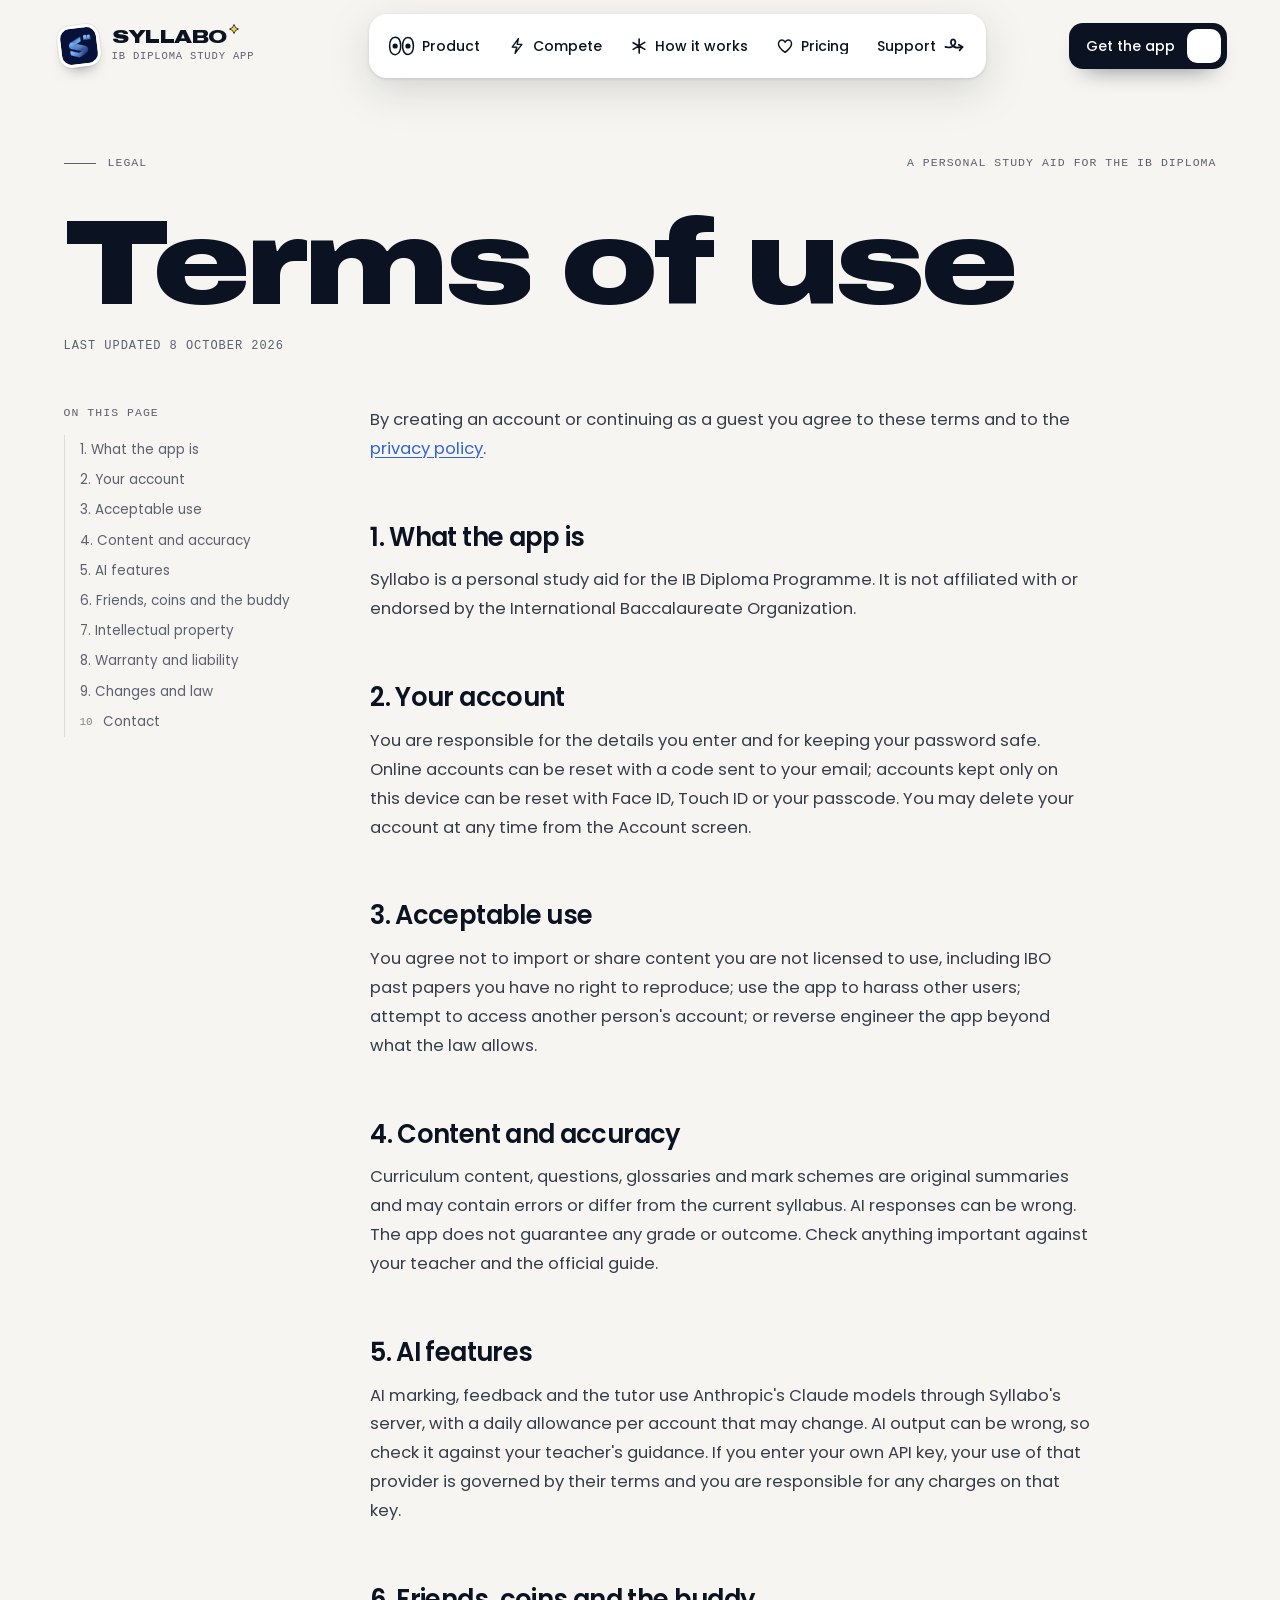
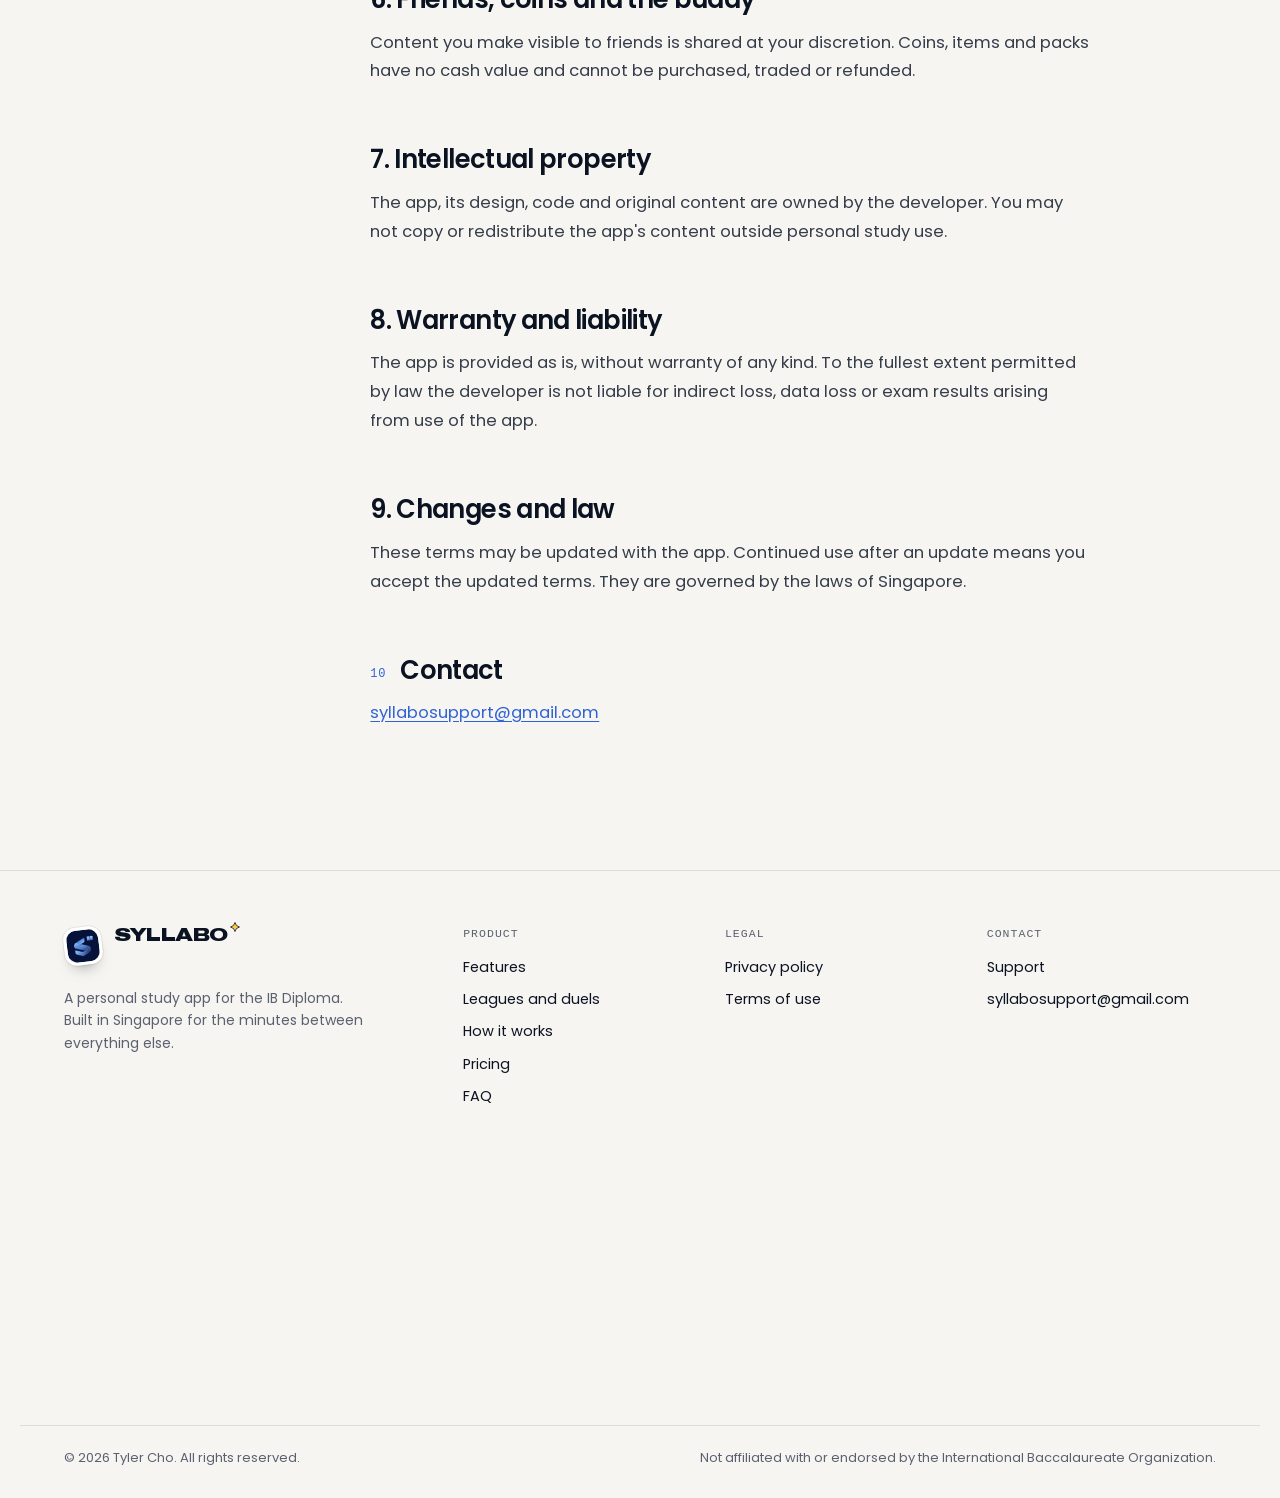
<file: terms.html>
<!doctype html>
<html lang="en">
<head>
<meta charset="utf-8">
<meta name="viewport" content="width=device-width, initial-scale=1">
<!-- Generated by build-docs.py from website/terms.html (the words) and index.html (nav, footer, styles). -->
<title>Terms of use · Syllabo</title>
<meta name="description" content="The terms that apply when you use Syllabo.">
<meta name="theme-color" content="#F6F5F1">
<meta name="color-scheme" content="light">
<meta name="format-detection" content="telephone=no">
<link rel="canonical" href="https://syllabo.org/terms.html">
<meta property="og:type" content="website">
<meta property="og:site_name" content="Syllabo">
<meta property="og:url" content="https://syllabo.org/terms.html">
<meta property="og:title" content="Terms of use · Syllabo">
<meta property="og:description" content="The terms that apply when you use Syllabo.">
<meta property="og:image" content="https://syllabo.org/assets/og.png">
<meta name="twitter:card" content="summary_large_image">
<link rel="icon" href="../assets/favicon.ico" sizes="48x48">
<link rel="icon" type="image/png" sizes="32x32" href="../assets/favicon-32.png">
<link rel="icon" type="image/png" sizes="192x192" href="../assets/favicon-192.png">
<link rel="apple-touch-icon" href="../assets/apple-touch-icon.png">
<link rel="preload" href="../assets/fonts/archivo-wdth-wght-latin.woff2" as="font" type="font/woff2" crossorigin>
<link rel="preload" href="../assets/fonts/poppins-400-latin.woff2" as="font" type="font/woff2" crossorigin>
<link rel="stylesheet" href="../assets/fonts/fonts.css">
<script>document.documentElement.classList.add('js')</script>
<style>
:root{
  --paper:#F6F5F1;--paper-2:#EEECE6;--ink:#0B1322;--ink-2:#353C4A;--mute:#5B6170;--grey:#848A93;--pale:#CFCFCF;
  --line:rgba(11,19,34,.11);--navy:#0B1322;--card:#17223A;--blue:#2F63D6;--blue-2:#6A9BEF;--violet:#7C6CF0;
  --green:#3FB950;--coral:#F0524F;--gold:#FFC93C;--on-dark:#F3F5FA;--mute-dark:#A9B4C8;
  --display:"Archivo","Arial Black",system-ui,sans-serif;
  --body:"Poppins",system-ui,-apple-system,"Segoe UI",Roboto,sans-serif;
  --serif:"Instrument Serif",Georgia,"Times New Roman",serif;
  --mono:ui-monospace,"SF Mono",SFMono-Regular,Menlo,Consolas,"Liberation Mono",monospace;
  --pad:clamp(16px,3.4vw,48px);--max:1240px;
  --ease:cubic-bezier(.22,1,.36,1);--back:cubic-bezier(.34,1.45,.64,1);--io:cubic-bezier(.65,0,.35,1);
}
*,*::before,*::after{box-sizing:border-box}
html{-webkit-text-size-adjust:100%;text-size-adjust:100%;scroll-padding-top:100px}
@media (prefers-reduced-motion:no-preference){html:not(.js){scroll-behavior:smooth}}
html.locked{overflow:hidden}
body{margin:0;background:var(--paper);color:var(--ink);font:400 16px/1.6 var(--body);overflow-x:hidden;overflow-x:clip;-webkit-font-smoothing:antialiased;-moz-osx-font-smoothing:grayscale}
::selection{background:var(--blue);color:#fff}
img,svg{display:block;max-width:100%}
img{height:auto}
a{color:inherit}
h1,h2,h3,p,ul,ol,figure{margin:0}
ul,ol{padding:0;list-style:none}
button{font:inherit;color:inherit}
a,button,summary{-webkit-tap-highlight-color:transparent}
@media (prefers-reduced-motion:no-preference){html:not(.magon) .appstore:active,html:not(.magon) .nav-cta:active,.menu-btn:active{transform:scale(.97)!important;transition:transform .12s}}
.px{image-rendering:pixelated}
.sr{position:absolute!important;width:1px;height:1px;padding:0;margin:-1px;overflow:hidden;clip:rect(0 0 0 0);clip-path:inset(50%);white-space:nowrap;border:0}
:focus-visible{outline:3px solid var(--blue);outline-offset:3px}
[tabindex="-1"]:focus{outline:none}
.skip{position:fixed;left:16px;top:-90px;z-index:3000;background:var(--ink);color:#fff;padding:12px 16px;border-radius:12px;text-decoration:none;font-weight:500}
.skip:focus{top:16px}
.disp{font-family:var(--display);font-weight:900;font-stretch:125%;font-variation-settings:"wdth" 125;letter-spacing:-.035em;line-height:.9}
.kicker{font:600 12.5px/1.2 var(--body);letter-spacing:.09em;text-transform:uppercase;color:var(--blue)}
.wrap{max-width:var(--max);margin:0 auto;padding:0 var(--pad)}
.num{font-variant-numeric:tabular-nums}

/* section labels: hairline + mono */
.sec-label{display:flex;justify-content:space-between;align-items:center;gap:16px;flex-wrap:wrap;font:500 11.5px/1.3 var(--mono);letter-spacing:.09em;text-transform:uppercase;color:var(--mute)}
.sec-label p{display:flex;align-items:center;gap:12px}
.sec-label i{display:block;width:32px;height:1px;background:currentColor}
.dark .sec-label,.sec-label.on-dark{color:var(--mute-dark)}

/* links that draw an underline */
.ul{text-decoration:none;position:relative}
.ul::after{content:"";position:absolute;left:0;right:0;bottom:-2px;height:1.5px;background:currentColor;transform:scaleX(0);transform-origin:0 50%;transition:transform .5s var(--ease)}
.ul:hover::after,.ul:focus-visible::after{transform:scaleX(1)}

/* App Store button (built in CSS) */
.appstore{display:inline-flex;align-items:center;gap:11px;height:56px;padding:0 22px 0 17px;border-radius:15px;background:var(--ink);color:#fff;text-decoration:none;white-space:nowrap;transition:background-color .25s,box-shadow .4s;box-shadow:0 14px 30px -18px rgba(11,19,34,.8)}
.appstore svg{width:24px;height:24px;fill:currentColor;flex:none;margin-top:-3px}
.appstore span{display:flex;flex-direction:column;line-height:1.08;text-align:left}
.appstore small{font-size:11px;font-weight:400;opacity:.86}
.appstore b{font-size:19px;font-weight:600;letter-spacing:-.015em}
.appstore:hover{background:#1C2742;box-shadow:0 22px 36px -18px rgba(11,19,34,.8)}
.appstore.light{background:#fff;color:var(--ink)}
.mag{will-change:transform}

/* ---------- nav: islands that merge into one bar ---------- */
.nav{position:fixed;inset:14px 0 auto;z-index:1000;padding:0 var(--pad);pointer-events:none;transition:transform .6s var(--ease)}
.nav.tuck{transform:translateY(-120px)}
.bar{position:relative;max-width:1240px;margin:0 auto;height:64px;display:grid;grid-template-columns:1fr auto 1fr;align-items:center;gap:12px;padding:0 9px 0 10px}
.bar>a,.bar>nav,.nav-end{position:relative;pointer-events:auto}
.nav.merged .bar{pointer-events:auto}
.bar-sh{position:absolute;inset:0;pointer-events:none;will-change:transform;filter:drop-shadow(0 12px 20px rgba(11,19,34,.13)) drop-shadow(0 1px 1.5px rgba(11,19,34,.13))}
.bar-bg{position:absolute;inset:0;background:#fff;clip-path:inset(0 var(--cr,0px) 0 var(--cl,0px) round 18px)}
.nav.ready .bar-bg{transition:clip-path .85s var(--ease)}
.nav.merged .bar-bg{clip-path:inset(0 0 0 0 round 18px)}
.wave{position:absolute;z-index:0;pointer-events:none;left:22px;right:22px;bottom:3px;height:8px;overflow:visible;opacity:0;transition:opacity .25s}
.nav.merged .wave{opacity:1;transition:opacity .5s .5s}
.wave path{fill:none;stroke-width:1.6;stroke-linecap:round}
.wv-t{stroke:rgba(11,19,34,.08)}
.wv-f{stroke:var(--blue);stroke-dasharray:1;stroke-dashoffset:1}
/* lockup: the app icon as a tilted sticker, the wordmark in the display face with a marker spark, and a mono readout
   of the current section that rolls as you scroll */
.lockup{justify-self:start;display:flex;align-items:center;gap:12px;text-decoration:none;border-radius:14px;padding:4px 8px 4px 4px}
.lk-icon{flex:none;display:block;width:42px;height:42px;padding:3px;border-radius:13px;background:#fff;box-shadow:0 0 0 1px rgba(11,19,34,.07),0 9px 16px -10px rgba(11,19,34,.6);transform:rotate(-7deg);transition:transform .7s var(--back)}
.lk-icon img{width:100%;height:100%;border-radius:10px}
.lk-txt{display:flex;flex-direction:column;gap:5px}
.lk-word{position:relative;display:flex;align-self:flex-start;font-family:var(--display);font-weight:900;font-stretch:125%;font-variation-settings:"wdth" 125;font-size:19px;line-height:.8;letter-spacing:-.03em;color:var(--ink);padding-right:12px}
.lk-word i{display:block;font-style:normal}
.lk-spark{position:absolute;right:0;top:-5px;width:10px;height:10px;overflow:visible;transition:transform .8s var(--back)}
.lk-spark path{fill:var(--gold);stroke:var(--ink);stroke-width:3.2;stroke-linejoin:round}
.sub{position:relative;display:block;width:14em;height:14px;overflow:hidden;font:500 10.5px/14px var(--mono);letter-spacing:.08em;text-transform:uppercase;color:var(--mute);white-space:nowrap}
.sub>span{position:absolute;left:0;right:0;top:0;overflow:hidden;text-overflow:ellipsis}
.sub b{display:inline;font:inherit;color:var(--blue)}
@media (hover:hover){.lockup:hover .lk-icon{transform:rotate(5deg) scale(1.07)}.lockup:hover .lk-spark{transform:rotate(90deg) scale(1.3)}}
@media (hover:hover) and (prefers-reduced-motion:no-preference){.lockup:hover .lk-word i{animation:lkhop .5s var(--back) both;animation-delay:calc(var(--j)*30ms)}}
@keyframes lkhop{45%{transform:translateY(-4px)}}
.links{display:flex;gap:2px;padding:0 6px}
.links a{position:relative;z-index:1;display:flex;align-items:center;gap:7px;padding:11px 13px;border-radius:12px;font:500 14px/1 var(--body);text-decoration:none}
.links a:focus-visible{outline-offset:-1px}
.ico{flex:none;width:18px;height:18px;overflow:visible;fill:none;stroke:var(--ink);stroke-width:1.9;stroke-linecap:round;stroke-linejoin:round}
.rl{position:relative;display:block;overflow:hidden;height:1.2em;line-height:1.2em;margin:-.1em 0}
.rl>span{display:flex}
.rl>span+span{position:absolute;left:0;top:100%}
.rl i{display:block;font-style:normal;white-space:pre}
.knock .rl{overflow:visible}
.knock .rl>span+span{display:none}
.circ{position:absolute;left:0;top:0;width:0;height:0;overflow:visible;pointer-events:none;opacity:0}
.circ path{fill:none;stroke:var(--blue);stroke-width:2.2;stroke-linecap:round;stroke-linejoin:round;vector-effect:non-scaling-stroke;stroke-dasharray:1;stroke-dashoffset:1}
/* marker icons, each with its own personality */
.l-eyes .ico{width:27px;height:20px;stroke-width:1.7}
.l-eyes .eye{transform-box:fill-box;transform-origin:50% 50%}
.l-eyes .eye path{fill:#fff}
.l-eyes .pu{fill:var(--ink);stroke:none}
.l-bolt .ico path{transition:fill .2s}
.l-bolt:focus-visible .ico path{fill:var(--gold)}
@media (hover:hover){.l-bolt:hover .ico path{fill:var(--gold)}}
.l-heart .ico path{transition:fill .3s}
.l-heart:focus-visible .ico path{fill:var(--coral)}
@media (hover:hover){.l-heart:hover .ico path{fill:var(--coral)}}
.l-arrow{gap:5px}
.l-arrow .ico{width:24px;height:24px;stroke-width:1.8}
@media (prefers-reduced-motion:no-preference){
  .rl i{transition:transform .55s var(--ease);transition-delay:calc(var(--j)*16ms)}
  .links a:not(.knock):focus-visible .rl i{transform:translateY(-100%)}
  .l-star .ico{transition:transform 1s var(--back)}
  .l-star:focus-visible .ico{transform:rotate(120deg)}
  .l-heart:focus-visible .ico{animation:beat 1.15s ease-in-out infinite}
}
@media (hover:hover) and (prefers-reduced-motion:no-preference){
  .links a:not(.knock):hover .rl i{transform:translateY(-100%)}
  .l-star:hover .ico{transform:rotate(120deg)}
  .l-heart:hover .ico{animation:beat 1.15s ease-in-out infinite}
}
@keyframes beat{0%,100%{transform:scale(1)}14%{transform:scale(1.3)}28%{transform:scale(1)}42%{transform:scale(1.18)}62%{transform:scale(1)}}
.nav-end{justify-self:end;display:flex;align-items:center;gap:8px}
.nav-cta{display:inline-flex;align-items:center;gap:12px;height:46px;padding:0 6px 0 17px;border-radius:14px;background:var(--ink);color:#fff;font:500 14px/1 var(--body);text-decoration:none;transition:background-color .3s;box-shadow:0 12px 24px -16px rgba(11,19,34,.8)}
.nav-cta:hover{background:#1C2742}
.arrbox{display:grid;place-items:center;width:34px;height:34px;border-radius:10px;background:#fff;overflow:hidden}
.arrbox svg{width:16px;height:16px;transition:transform .45s var(--ease)}
a:hover .arrbox svg,a:focus-visible .arrbox svg{transform:translate(2px,-2px)}
.nav-cta .arrbox{position:relative;display:block;color:var(--ink)}
.nav-cta .arrbox svg{position:absolute;left:9px;top:9px;transition:transform .55s var(--ease)}
.nav-cta .arrbox .a2{transform:translate(-28px,28px)}
.nav-cta:focus-visible .arrbox .a1{transform:translate(28px,-28px)}
.nav-cta:focus-visible .arrbox .a2{transform:none}
@media (hover:hover){.nav-cta:hover .arrbox .a1{transform:translate(28px,-28px)}.nav-cta:hover .arrbox .a2{transform:none}}
@media (prefers-reduced-motion:reduce){.nav,.nav.ready .bar-bg,.nav-cta .arrbox svg{transition:none}.nav-cta .arrbox .a2{display:none}.nav-cta:hover .arrbox .a1,.nav-cta:focus-visible .arrbox .a1{transform:none}}
.menu-btn{display:none;align-items:center;gap:10px;height:46px;padding:0 16px;border-radius:14px;background:#ECEBE6;color:var(--ink);font:500 14px/1 var(--body);text-decoration:none;border:0;cursor:pointer}
.menu-btn i{display:grid;gap:4px}
.menu-btn i::before,.menu-btn i::after{content:"";display:block;width:16px;height:2px;border-radius:2px;background:currentColor;transition:transform .4s var(--ease)}
.menu-btn[aria-expanded="true"] i::before{transform:translateY(3px) rotate(45deg)}
.menu-btn[aria-expanded="true"] i::after{transform:translateY(-3px) rotate(-45deg)}
@media (max-width:1179px){.links .ico{display:none}.links a{padding:11px 12px}}
@media (max-width:959px){.bar{grid-template-columns:1fr auto;pointer-events:auto}.links{display:none}.menu-btn{display:inline-flex}.nav .bar-bg{clip-path:inset(0 0 0 0 round 18px)}.nav .wave{opacity:1}}
@media (max-width:559px){.nav-cta{display:none}.menu-btn{background:var(--ink);color:#fff}}
@media (max-width:479px){.bar{height:60px}.lk-icon{width:38px;height:38px;border-radius:12px}.lk-word{font-size:17px}.sub{font-size:9.5px;max-width:calc(100vw - 2*var(--pad) - 190px)}.menu-btn{background:var(--ink);color:#fff}}
.sheet{position:fixed;inset:0;z-index:990;background:var(--paper);padding:104px var(--pad) 32px;display:flex;flex-direction:column;overflow-y:auto}
.sheet[hidden]{display:none}
.sheet nav a{display:flex;align-items:baseline;gap:14px;padding:12px 0;border-bottom:1px solid var(--line);font-family:var(--display);font-weight:800;font-stretch:125%;font-size:clamp(30px,9vw,54px);line-height:1.1;letter-spacing:-.03em;text-decoration:none}
.sheet nav .n{flex:none;width:2.4em;font:500 13px/1 var(--mono);letter-spacing:.04em;color:var(--mute)}
.sheet nav a.on,.sheet nav a.on .n{color:var(--blue)}
.sheet nav a.on::after{content:"";align-self:center;margin-left:auto;width:10px;height:10px;border-radius:50%;background:var(--coral)}
.sheet .appstore{margin-top:28px;align-self:flex-start}
.sheet .fine{margin-top:14px;font-size:13px;color:var(--mute)}
@media (prefers-reduced-motion:no-preference){.sheet:not([hidden]) nav a{animation:up .6s var(--ease) both;animation-delay:calc(var(--i)*45ms)}}
@keyframes up{from{opacity:0;transform:translateY(18px)}}

@keyframes float{from{transform:translateY(-3.5px)}to{transform:translateY(3.5px)}}
/* page-wide ink trail */
.ink{position:fixed;inset:0;width:100%;height:100%;z-index:900;pointer-events:none;overflow:visible}
.ink path{fill:none;stroke-linecap:round;stroke-linejoin:round;opacity:0}

/* ---------- footer ---------- */
.site-foot{background:var(--paper);border-top:1px solid var(--line);overflow:hidden}
.fcols{max-width:var(--max);margin:0 auto;padding:56px var(--pad) 40px;display:grid;grid-template-columns:1.6fr 1fr 1fr 1fr;gap:32px}
.fcols .brand{display:inline-flex;align-items:center;gap:12px;text-decoration:none}
.fcols .brand .lk-icon{width:38px;height:38px;border-radius:12px}
@media (hover:hover){.fcols .brand:hover .lk-icon{transform:rotate(5deg) scale(1.07)}.fcols .brand:hover .lk-spark{transform:rotate(90deg) scale(1.3)}}
.fcols p{margin-top:14px;max-width:34ch;font-size:14px;color:var(--mute)}
.fh{font:500 11.5px/1.3 var(--mono);letter-spacing:.09em;text-transform:uppercase;color:var(--mute);margin-bottom:14px}
.fcols ul{display:grid;gap:9px;font-size:14.5px}
@media (pointer:coarse){.fcols ul{gap:0}.fcols ul a{display:inline-block;padding:10px 0}.fcols ul a::after{bottom:8px}}
.fcols a{text-decoration:none}
@media (max-width:759px){.fcols{grid-template-columns:1fr 1fr}.fcols>div:first-child{grid-column:1/-1}}
.giant{position:relative;display:flex;justify-content:center;padding:0 var(--pad);font-size:calc((100vw - 2*var(--pad))/6.15);line-height:.8;color:var(--ink);-webkit-user-select:none;user-select:none;margin-top:calc(70px + 4vw)}
.giant>span{display:block;position:relative}
.giant .gl{display:block}
.prop{position:absolute;display:block;transform:rotate(var(--r,0deg));transform-origin:50% 100%;transition:transform .7s var(--back)}
.p-icon{--r:-12deg;left:.43em;bottom:.115em;width:.31em}
.p-icon img{width:100%;height:auto;border-radius:22%;box-shadow:0 .025em .05em -.015em rgba(11,19,34,.5)}
@media (hover:hover){.p-icon:hover{transform:rotate(-5deg) translateY(-.03em)}}
.p-xp{--r:-11deg;left:50%;bottom:calc(100% - .1em);transform-origin:30% 100%}
.xpc{display:flex;align-items:center;gap:.3em;padding:.45em .72em .45em .5em;border-radius:999px;background:var(--gold);color:var(--ink);font-size:calc(.12em*var(--ps,1));line-height:1;letter-spacing:-.02em;white-space:nowrap;box-shadow:0 .3em .6em -.35em rgba(11,19,34,.55)}
.xpc svg{width:1em;height:1em}
@media (hover:hover){.p-xp:hover{transform:rotate(-3deg) translateY(-.03em)}}
.p-coin{--r:9deg;left:50%;bottom:calc(100% - .085em);width:calc(.2em*var(--ps,1));margin-left:calc(-.1em*var(--ps,1))}
.p-coin svg{width:100%;height:auto;filter:drop-shadow(0 .02em .02em rgba(11,19,34,.25))}
@media (hover:hover){.p-coin:hover{transform:rotate(-16deg) translateY(-.05em)}}
.p-star{left:50%;bottom:calc(100% + .07em);width:calc(.2em*var(--ps,1));margin-left:calc(-.1em*var(--ps,1))}
.p-star svg{width:100%;height:auto;overflow:visible;filter:url(#grain)}
.p-star path{fill:none;stroke:var(--blue);stroke-width:6;stroke-linejoin:round}
@media (hover:hover){.p-star:hover{transform:rotate(36deg) scale(1.15)}}
@media (max-width:759px){.giant{--ps:1.6}.p-xp{margin-left:-.28em}}
@media (prefers-reduced-motion:no-preference){
  html.js .giant .gl{transform:translateY(var(--gy,0%));will-change:transform}
  html.js .giant:not(.landed) .prop{opacity:0}
  html.js .giant.landed .prop{animation:drop 1s linear backwards;animation-delay:calc(var(--i)*.13s + .05s)}
  .p-star svg{animation:float 2.6s ease-in-out infinite alternate}
}
@keyframes drop{
  0%{opacity:0;transform:translateY(-1em) rotate(calc(var(--r,0deg) - 28deg));animation-timing-function:cubic-bezier(.55,0,1,.45)}
  38%{opacity:1;transform:translateY(0) rotate(var(--r,0deg)) scale(1.07,.9);animation-timing-function:cubic-bezier(0,.55,.45,1)}
  56%{transform:translateY(-.08em) rotate(var(--r,0deg)) scale(.97,1.04);animation-timing-function:cubic-bezier(.55,0,1,.45)}
  72%{transform:translateY(0) rotate(var(--r,0deg)) scale(1.03,.97);animation-timing-function:cubic-bezier(0,.55,.45,1)}
  84%{transform:translateY(-.02em) rotate(var(--r,0deg));animation-timing-function:cubic-bezier(.55,0,1,.45)}
  100%{transform:rotate(var(--r,0deg))}
}
.giant-clip{overflow:hidden;padding-top:calc(90px + 4vw);margin-top:calc(-90px - 4vw)}
.fbottom{max-width:var(--max);margin:0 auto;padding:22px var(--pad) 30px;display:flex;justify-content:space-between;gap:12px 24px;flex-wrap:wrap;font-size:13px;color:var(--mute);border-top:1px solid var(--line)}

/* ---------- reveals ---------- */
@media (prefers-reduced-motion:no-preference){
  html.js .rise .wm{display:inline-block;overflow:hidden;vertical-align:top;padding-bottom:.1em;margin-bottom:-.1em}
  html.js .rise .wi{display:inline-block;transform:translateY(135%);transition:transform 1s var(--ease);transition-delay:var(--dl,0s)}
  html.js .rise.in .wi{transform:none}
  html.js .fade{opacity:0;transform:translateY(16px);transition:opacity .8s var(--ease),transform .9s var(--ease)}
  html.js .fade.in{opacity:1;transform:none}
}

/* ---------- doc pages ---------- */
.doc-head{max-width:var(--max);margin:0 auto;padding:calc(118px + 3vw) var(--pad) clamp(30px,4vw,52px)}
.doc-head h1{margin-top:clamp(22px,3vw,40px);font-size:clamp(54px,9.4vw,148px)}
.doc-head .updated{margin-top:20px;font:500 12px/1.4 var(--mono);letter-spacing:.08em;text-transform:uppercase;color:var(--mute)}
.doc-head .lead{margin-top:22px;max-width:34em;font:500 clamp(18px,1.6vw,22px)/1.45 var(--body);letter-spacing:-.015em;color:var(--ink-2)}
.doc-head .lead a{color:var(--blue);text-underline-offset:3px}
.doc-grid{max-width:var(--max);margin:0 auto;padding:0 var(--pad) clamp(90px,10vw,150px);display:grid;grid-template-columns:230px minmax(0,720px);gap:clamp(32px,6vw,100px)}
.toc{position:sticky;top:112px;align-self:start;max-height:calc(100vh - 140px);overflow:auto;scrollbar-width:none}
.toc::-webkit-scrollbar{display:none}
.toc-h{font:500 11.5px/1.3 var(--mono);letter-spacing:.09em;text-transform:uppercase;color:var(--mute);margin-bottom:14px}
.toc ol{margin:0;padding:0;list-style:none;border-left:1px solid var(--line)}
.toc a{display:flex;gap:10px;margin-left:-1px;padding:6px 0 6px 14px;border-left:2px solid transparent;font-size:13.5px;line-height:1.35;color:var(--mute);text-decoration:none;transition:color .25s,border-color .35s}
.toc a .n{flex:none;font:500 11px/1.65 var(--mono);opacity:.75}
.toc a.on{color:var(--ink);border-left-color:var(--blue)}
@media (hover:hover){.toc a:hover{color:var(--ink)}}
.doc{font-size:16.5px;line-height:1.75;color:var(--ink-2)}
.doc h2{display:flex;align-items:baseline;gap:14px;margin:58px 0 14px;scroll-margin-top:110px;font:600 clamp(22px,2vw,28px)/1.2 var(--body);letter-spacing:-.025em;color:var(--ink)}
.doc h2:first-child{margin-top:0}
.doc h2 .n{flex:none;font:500 12px/1 var(--mono);letter-spacing:.06em;color:var(--blue);transform:translateY(-.2em)}
.doc p{margin:0 0 14px}
.doc ul{margin:0 0 18px;padding:0;list-style:none}
.doc li{position:relative;margin:7px 0;padding-left:24px}
.doc li::before{content:"";position:absolute;left:2px;top:.8em;width:11px;height:2px;border-radius:2px;background:var(--blue)}
.doc a{color:var(--blue);text-underline-offset:3px}
.doc details{border-bottom:1px solid var(--line)}
.doc h2+details{border-top:1px solid var(--line)}
.doc summary{list-style:none;cursor:pointer;display:flex;justify-content:space-between;align-items:center;gap:20px;padding:20px 0;font:500 clamp(18px,1.6vw,21px)/1.35 var(--body);letter-spacing:-.015em;color:var(--ink);transition:color .25s}
.doc summary::-webkit-details-marker{display:none}
@media (hover:hover){.doc summary:hover{color:var(--blue)}}
.doc summary i{position:relative;flex:none;width:36px;height:36px;border-radius:11px;background:#ECEBE6;transition:transform .5s var(--ease),background-color .3s}
.doc summary i::before,.doc summary i::after{content:"";position:absolute;left:50%;top:50%;width:13px;height:2px;margin:-1px 0 0 -6.5px;border-radius:2px;background:var(--ink)}
.doc summary i::after{transform:rotate(90deg)}
.doc details[open]:not(.closing) summary i{transform:rotate(45deg);background:var(--gold)}
.doc .a{padding:0 56px 0 0}
.doc .a p{margin:0;padding-bottom:20px}
.doc .aw{display:inline-block}
@media (max-width:959px){.doc-grid{grid-template-columns:minmax(0,1fr)}.toc{display:none}}
@media (max-width:599px){.doc .a{padding-right:0}.doc h2{margin-top:46px}}
@media print{.nav,.sheet,.ink,.toc,.giant-clip,.skip{display:none!important}.doc-head{padding-top:0}.doc-grid{display:block}html.js .rise .wi,html.js .fade{transform:none!important;opacity:1!important}}
</style>
</head>
<body>
<a class="skip" href="#main">Skip to content</a>
<svg width="0" height="0" style="position:absolute" aria-hidden="true" focusable="false">
  <defs>
    <symbol id="i-apple" viewBox="0 0 24 24"><path d="M12.152 6.896c-.948 0-2.415-1.078-3.96-1.04-2.04.027-3.91 1.183-4.961 3.014-2.117 3.675-.546 9.103 1.519 12.09 1.013 1.454 2.208 3.09 3.792 3.039 1.52-.065 2.09-.987 3.935-.987 1.831 0 2.35.987 3.96.948 1.637-.026 2.676-1.48 3.676-2.948 1.156-1.688 1.636-3.325 1.662-3.415-.039-.013-3.182-1.221-3.22-4.857-.026-3.04 2.48-4.494 2.597-4.559-1.429-2.09-3.623-2.324-4.39-2.376-2-.156-3.675 1.09-4.61 1.09zM15.53 3.83c.843-1.012 1.4-2.427 1.245-3.83-1.207.052-2.662.805-3.532 1.818-.78.896-1.454 2.338-1.273 3.714 1.338.104 2.715-.688 3.559-1.701"/></symbol>
    <symbol id="i-ne" viewBox="0 0 24 24"><path d="M7 17 17 7M9 7h8v8" fill="none" stroke="currentColor" stroke-width="2.2" stroke-linecap="round" stroke-linejoin="round"/></symbol>
    <symbol id="i-dn" viewBox="0 0 24 24"><path d="M12 4v16M6 14l6 6 6-6" fill="none" stroke="currentColor" stroke-width="2" stroke-linecap="round" stroke-linejoin="round"/></symbol>
    <symbol id="i-check" viewBox="0 0 24 24"><circle cx="12" cy="12" r="11" fill="#2F63D6"/><path d="M7 12.5l3.2 3.2L17 8.8" fill="none" stroke="#fff" stroke-width="2.2" stroke-linecap="round" stroke-linejoin="round"/></symbol>
    <symbol id="i-star" viewBox="0 0 24 24"><path d="M12 1.5l2.9 6.6 7.1.7-5.4 4.8 1.6 7-6.2-3.7-6.2 3.7 1.6-7L2 8.8l7.1-.7z"/></symbol>
    <symbol id="i-coin" viewBox="0 0 24 24"><circle cx="12" cy="12.6" r="10.6" fill="#D99A00"/><circle cx="12" cy="11.4" r="10.6" fill="#FFC93C"/><circle cx="12" cy="11.4" r="7" fill="none" stroke="#E7A800" stroke-width="1.7"/><path d="M12 7.3l1.25 2.6 2.85.35-2.1 1.95.55 2.8L12 13.6l-2.55 1.4.55-2.8-2.1-1.95 2.85-.35z" fill="#E7A800"/></symbol>
    <filter id="grain" x="-10%" y="-10%" width="120%" height="120%"><feTurbulence type="fractalNoise" baseFrequency="0.9" numOctaves="1" seed="7" result="g"/><feDisplacementMap in="SourceGraphic" in2="g" scale="3.2" xChannelSelector="R" yChannelSelector="G"/></filter>
  </defs>
</svg>

<header class="nav" id="nav">
  <div class="bar">
    <div class="bar-sh" aria-hidden="true"><div class="bar-bg"></div></div><svg class="wave" aria-hidden="true" focusable="false"><path class="wv-t" pathLength="1"/><path class="wv-f" pathLength="1"/></svg>
    <a class="lockup" href="index.html"><span class="lk-icon"><img decoding="async" src="../assets/icon.png" width="180" height="180" alt=""></span><span class="lk-txt"><span class="lk-word" aria-hidden="true"><i style="--j:0">S</i><i style="--j:1">Y</i><i style="--j:2">L</i><i style="--j:3">L</i><i style="--j:4">A</i><i style="--j:5">B</i><i style="--j:6">O</i><svg class="lk-spark" viewBox="0 0 40 40" focusable="false"><path d="M20 2Q23 17 38 20 23 23 20 38 17 23 2 20 17 17 20 2Z"/></svg></span><span class="sub" aria-hidden="true"><span>IB Diploma study app</span></span><span class="sr">Syllabo, study app for the IB Diploma</span></span></a>
    <nav class="links" aria-label="Main">
      <svg class="circ" viewBox="0 0 100 40" preserveAspectRatio="none" aria-hidden="true" focusable="false"><path pathLength="1" d="M84 7C70 2 30 1.5 13 8 1 13 1.5 27 15 33 33 40 72 39.5 88 33 99 28.5 99.5 14 85 8 76 4.5 58 5.5 42 10"/></svg>
      <a class="l-eyes" href="index.html#product" data-sec="product"><svg class="ico" viewBox="0 0 30 22" aria-hidden="true" focusable="false"><g class="eye"><path d="M8 1.4C3.9 1.5 1.6 5.6 1.8 11.2c.2 5.6 2.6 9.5 6.4 9.4 3.9-.1 6.1-4.4 5.9-10C13.9 5.2 11.8 1.3 8 1.4Z"/><circle class="pu" cx="7.9" cy="11" r="2.9"/></g><g class="eye"><path d="M22.1 1.6c-4 0-6 4.2-5.9 9.6.1 5.5 2.4 9.4 6.2 9.3 3.9-.1 6-4.3 5.8-9.8-.2-5.3-2.3-9.1-6.1-9.1Z"/><circle class="pu" cx="22.2" cy="11" r="2.9"/></g></svg><span class="lbl">Product</span></a>
      <a class="l-bolt knock" href="index.html#compete" data-sec="compete"><svg class="ico" viewBox="0 0 24 24" aria-hidden="true" focusable="false"><path d="M13.8 2.2 5.6 13.4l6.1.2-2.3 8.3 9.1-12.1-6.3-.1 1.6-7.5Z"/></svg><span class="lbl">Compete</span></a>
      <a class="l-star" href="index.html#how" data-sec="how"><svg class="ico" viewBox="0 0 24 24" aria-hidden="true" focusable="false"><path d="M12.2 2.8c-.2 6.1-.1 12.3.1 18.5M4.2 7.6c5.2 2.9 10.4 5.9 15.6 8.9M19.6 7.2c-5.1 3.1-10.3 6.2-15.4 9.3" stroke-width="2.2"/></svg><span class="lbl">How it works</span></a>
      <a class="l-heart" href="index.html#pricing" data-sec="pricing"><svg class="ico" viewBox="0 0 24 24" aria-hidden="true" focusable="false"><path d="M12.1 20.4C7 17 3.1 13.6 3.3 9 3.4 5.9 5.6 3.9 8.2 4c1.8.1 3.1 1.3 3.9 3 .8-1.8 2.3-3 4.2-3 2.6 0 4.6 2.2 4.4 5.2-.2 4.5-4 7.9-8.6 11.2Z"/></svg><span class="lbl">Pricing</span></a>
      <a class="l-arrow" href="support.html"><span class="lbl">Support</span><svg class="ico" viewBox="0 0 24 24" aria-hidden="true" focusable="false"><path class="shaft" d="M2.5 13c3 0 5.5-.6 8-3.4 1.6-1.9-.9-3.9-2.1-1.8-1.4 2.6 1.5 5.2 6 5.2h5"/><path class="head" d="M16.4 9.6 19.6 13l-3.4 3.2"/></svg></a>
    </nav>
    <div class="nav-end">
      <a class="nav-cta mag" href="https://apps.apple.com/app/syllabo/id6810865998">Get the app <span class="arrbox"><svg class="a1" aria-hidden="true"><use href="index.html#i-ne"/></svg><svg class="a2" aria-hidden="true"><use href="index.html#i-ne"/></svg></span></a>
      <a class="menu-btn" href="#footer-nav" aria-controls="sheet" aria-expanded="false"><i aria-hidden="true"></i><span class="mb-label">Menu</span></a>
    </div>
  </div>
</header>
<div class="sheet" id="sheet" hidden>
  <nav aria-label="Menu">
    <a href="index.html#product" data-sec="product" style="--i:0"><span class="n">01</span>Product</a>
    <a href="index.html#compete" data-sec="compete" style="--i:1"><span class="n">02</span>Compete</a>
    <a href="index.html#how" data-sec="how" style="--i:2"><span class="n">03</span>How it works</a>
    <a href="index.html#pricing" data-sec="pricing" style="--i:3"><span class="n">04</span>Pricing</a>
    <a href="support.html" style="--i:4"><span class="n">05</span>Support</a>
  </nav>
  <a class="appstore" href="https://apps.apple.com/app/syllabo/id6810865998"><svg aria-hidden="true"><use href="index.html#i-apple"/></svg><span><small>Download on the</small><b>App Store</b></span></a>
  <p class="fine">iPhone, iPad and Mac. Free, AI tutor included. No ads, no tracking.</p>
</div>
<svg class="ink" aria-hidden="true" focusable="false"></svg>

<main id="main">
  <header class="doc-head" id="top">
    <div class="sec-label"><p><i></i>Legal</p><p>A personal study aid for the IB Diploma</p></div>
    <h1 class="disp rise">Terms of use</h1>
    <p class="updated fade">Last updated 8 October 2026</p>
  </header>
  <div class="doc-grid">
    <nav class="toc" aria-label="On this page"><p class="toc-h">On this page</p><ol><li><a href="#1-what-the-app-is">1. What the app is</a></li><li><a href="#2-your-account">2. Your account</a></li><li><a href="#3-acceptable-use">3. Acceptable use</a></li><li><a href="#4-content-and-accuracy">4. Content and accuracy</a></li><li><a href="#5-ai-features">5. AI features</a></li><li><a href="#6-friends-coins-and-the-buddy">6. Friends, coins and the buddy</a></li><li><a href="#7-intellectual-property">7. Intellectual property</a></li><li><a href="#8-warranty-and-liability">8. Warranty and liability</a></li><li><a href="#9-changes-and-law">9. Changes and law</a></li><li><a href="#contact"><span class="n">10</span>Contact</a></li></ol></nav>
    <article class="doc">
<p>By creating an account or continuing as a guest you agree to these terms and to the <a href="privacy.html">privacy policy</a>.</p>

  <h2 id="1-what-the-app-is">1. What the app is</h2>
  <p>Syllabo is a personal study aid for the IB Diploma Programme. It is not affiliated with or endorsed by the International Baccalaureate Organization.</p>

  <h2 id="2-your-account">2. Your account</h2>
  <p>You are responsible for the details you enter and for keeping your password safe. Online accounts can be reset with a code sent to your email; accounts kept only on this device can be reset with Face ID, Touch ID or your passcode. You may delete your account at any time from the Account screen.</p>

  <h2 id="3-acceptable-use">3. Acceptable use</h2>
  <p>You agree not to import or share content you are not licensed to use, including IBO past papers you have no right to reproduce; use the app to harass other users; attempt to access another person's account; or reverse engineer the app beyond what the law allows.</p>

  <h2 id="4-content-and-accuracy">4. Content and accuracy</h2>
  <p>Curriculum content, questions, glossaries and mark schemes are original summaries and may contain errors or differ from the current syllabus. AI responses can be wrong. The app does not guarantee any grade or outcome. Check anything important against your teacher and the official guide.</p>

  <h2 id="5-ai-features">5. AI features</h2>
  <p>AI marking, feedback and the tutor use Anthropic's Claude models through Syllabo's server, with a daily allowance per account that may change. AI output can be wrong, so check it against your teacher's guidance. If you enter your own API key, your use of that provider is governed by their terms and you are responsible for any charges on that key.</p>

  <h2 id="6-friends-coins-and-the-buddy">6. Friends, coins and the buddy</h2>
  <p>Content you make visible to friends is shared at your discretion. Coins, items and packs have no cash value and cannot be purchased, traded or refunded.</p>

  <h2 id="7-intellectual-property">7. Intellectual property</h2>
  <p>The app, its design, code and original content are owned by the developer. You may not copy or redistribute the app's content outside personal study use.</p>

  <h2 id="8-warranty-and-liability">8. Warranty and liability</h2>
  <p>The app is provided as is, without warranty of any kind. To the fullest extent permitted by law the developer is not liable for indirect loss, data loss or exam results arising from use of the app.</p>

  <h2 id="9-changes-and-law">9. Changes and law</h2>
  <p>These terms may be updated with the app. Continued use after an update means you accept the updated terms. They are governed by the laws of Singapore.</p>

  <h2 id="contact"><span class="n" aria-hidden="true">10</span>Contact</h2>
  <p><a href="mailto:syllabosupport@gmail.com">syllabosupport@gmail.com</a></p>
    </article>
  </div>
</main>

<footer class="site-foot" id="footer-nav">
  <div class="fcols">
    <div><a class="brand" href="index.html"><span class="lk-icon"><img decoding="async" src="../assets/icon.png" width="180" height="180" alt="" loading="lazy"></span><span class="lk-word" aria-hidden="true">SYLLABO<svg class="lk-spark" viewBox="0 0 40 40" focusable="false"><path d="M20 2Q23 17 38 20 23 23 20 38 17 23 2 20 17 17 20 2Z"/></svg></span><span class="sr">Syllabo</span></a><p>A personal study app for the IB Diploma. Built in Singapore for the minutes between everything else.</p></div>
    <nav aria-labelledby="fh-p"><h2 class="fh" id="fh-p">Product</h2><ul><li><a class="ul" href="index.html#product">Features</a></li><li><a class="ul" href="index.html#compete">Leagues and duels</a></li><li><a class="ul" href="index.html#how">How it works</a></li><li><a class="ul" href="index.html#pricing">Pricing</a></li><li><a class="ul" href="index.html#faq">FAQ</a></li></ul></nav>
    <nav aria-labelledby="fh-l"><h2 class="fh" id="fh-l">Legal</h2><ul><li><a class="ul" href="privacy.html">Privacy policy</a></li><li><a class="ul" href="terms.html">Terms of use</a></li></ul></nav>
    <div><h2 class="fh">Contact</h2><ul><li><a class="ul" href="support.html">Support</a></li><li><a class="ul" href="mailto:syllabosupport@gmail.com">syllabosupport@gmail.com</a></li></ul></div>
  </div>
  <div class="giant-clip">
    <div class="giant disp" id="giant" aria-hidden="true"><span><span class="gl">S</span></span><span><span class="gl">Y</span></span><span class="perch"><span class="gl">L</span><span class="prop p-icon" style="--i:0"><img decoding="async" src="../assets/icon.png" width="180" height="180" alt="" loading="lazy"></span></span><span><span class="gl">L</span></span><span class="perch"><span class="gl">A</span><span class="prop p-xp" style="--i:1"><span class="xpc"><svg><use href="index.html#i-star"/></svg>+40 XP</span></span></span><span class="perch"><span class="gl">B</span><span class="prop p-coin" style="--i:2"><svg viewBox="0 0 24 24"><use href="index.html#i-coin"/></svg></span></span><span class="perch"><span class="gl">O</span><span class="prop p-star" style="--i:3"><svg viewBox="0 0 100 100"><path d="M50 7 61 37 94 39 68 58 78 91 50 71 22 91 32 58 6 39 39 37Z"/></svg></span></span></div>
  </div>
  <div class="fbottom"><span>&copy; 2026 Tyler Cho. All rights reserved.</span><span>Not affiliated with or endorsed by the International Baccalaureate Organization.</span></div>
</footer>

<script>
/* Syllabo doc pages (support, privacy, terms): the homepage's nav, footer and small details, without the homepage's
   sections. Here the "sections" are the page's own h2 headings, so the lockup readout and the progress wave follow
   your reading. The nav code is kept in step with the copy inside index.html by hand. */
(()=>{
'use strict';
const d=document,root=d.documentElement,$=(s,c=d)=>c.querySelector(s),$$=(s,c=d)=>Array.from(c.querySelectorAll(s));
const mq=q=>matchMedia(q),mFine=mq('(hover: hover) and (pointer: fine)');
const reduced=mq('(prefers-reduced-motion: reduce)').matches;
const clamp=(v,a,b)=>v<a?a:v>b?b:v,lerp=(a,b,t)=>a+(b-a)*t,eOut=t=>1-Math.pow(1-t,3),TAU=Math.PI*2,NS='http://www.w3.org/2000/svg';
let maxYc=0;const docTop=el=>el.getBoundingClientRect().top+scrollY,maxY=()=>maxYc||(maxYc=Math.max(root.scrollHeight-innerHeight,1));
let W=innerWidth,H=innerHeight,sy=scrollY,dirty=true,running=false,last=performance.now();
function kick(){if(!running){running=true;last=performance.now();requestAnimationFrame(frame)}}

/* ---------- nav ---------- */
const navEl=$('#nav'),bar=$('.bar',navEl),links=$('.links',navEl),curA=$('.links a[aria-current="page"]',navEl);
const circ=$('.circ',links),circP=circ&&$('path',circ),sub=$('.sub',navEl),lkSpark=$('.lk-spark',navEl),wave=$('.wave',navEl),wvT=$('.wv-t',navEl),wvF=$('.wv-f',navEl);
const SUB0=sub?sub.textContent.trim():'',CIRC_COLS=['#2F63D6','#7C6CF0','#F0524F','#E7B400'];
const heads=$$('.doc h2'),SECS=[{n:'',t:SUB0,el:null,top:-1e9}].concat(heads.map((h,i)=>({n:String(i+1).padStart(2,'0'),t:(h.dataset.short||h.textContent.replace(/^\d+\.?\s*/,'')).trim(),el:h,top:0})));
const tocA=$$('.toc a');
let secIdx=-1,merged=null,tucked=false,lastSy=-1,tuckAcc=0,noTuckUntil=0;
$$('.lbl',links).forEach(l=>{
  const t=l.textContent.trim(),row=()=>{const r=d.createElement('span');Array.from(t).forEach((c,j)=>{const i=d.createElement('i');i.style.setProperty('--j',j);i.textContent=c===' '?' ':c;r.appendChild(i)});return r};
  const sr=d.createElement('span');sr.className='sr';sr.textContent=t;
  const rl=d.createElement('span');rl.className='rl';rl.setAttribute('aria-hidden','true');rl.append(row(),row());
  l.replaceChildren(sr,rl);
});
function placeCirc(a){circ.style.left=(a.offsetLeft-7)+'px';circ.style.top=(a.offsetTop-4)+'px';circ.style.width=(a.offsetWidth+14)+'px';circ.style.height=(a.offsetHeight+8)+'px'}
function drawCirc(){
  if(!circP||!curA||W<960)return;placeCirc(curA);circ.style.opacity='1';circP.style.stroke=CIRC_COLS[0];
  if(reduced){circP.style.strokeDashoffset='0';return}
  circP.animate([{strokeDashoffset:'1'},{strokeDashoffset:'0'}],{duration:900,delay:350,easing:'cubic-bezier(.65,0,.35,1)',fill:'both'});
}
function rollSub(sec,dir,first){
  if(!sub)return;const cur=sub.lastElementChild,fill=el=>{el.textContent='';if(sec.n){const b=d.createElement('b');b.textContent=sec.n;el.append(b,' · '+sec.t)}else el.textContent=SUB0};
  if(first||!cur){if(cur)fill(cur);return}
  const nw=d.createElement('span');fill(nw);sub.appendChild(nw);
  if(reduced){cur.remove();return}
  const e='cubic-bezier(.22,1,.36,1)';
  cur.animate([{transform:'translateY(0)',opacity:1},{transform:'translateY('+(-dir*100)+'%)',opacity:0}],{duration:520,easing:e,fill:'forwards'}).onfinish=()=>cur.remove();
  nw.animate([{transform:'translateY('+(dir*100)+'%)',opacity:0},{transform:'none',opacity:1}],{duration:660,easing:e});
  if(lkSpark)lkSpark.animate([{transform:'none'},{transform:'rotate('+(dir*180)+'deg) scale(1.45)',offset:.45},{transform:'rotate('+(dir*360)+'deg)'}],{duration:900,easing:'cubic-bezier(.34,1.45,.64,1)'});
}
function setTuck(v){if(v!==tucked){tucked=v;navEl.classList.toggle('tuck',v)}}
function measureNav(){
  if(W>=960){const l=links.offsetLeft;bar.style.setProperty('--cl',l+'px');bar.style.setProperty('--cr',Math.max(bar.clientWidth-l-links.offsetWidth,0)+'px')}
  SECS.forEach(s=>{if(s.el)s.top=docTop(s.el)-120});
  const ww=Math.max(bar.clientWidth-44,10),n=Math.max(2,Math.round(ww/11)),st=ww/n;let p='M0 4';
  for(let i=0;i<n;i++)p+='q'+(st/2).toFixed(2)+' '+(i%2?3.6:-3.6)+' '+st.toFixed(2)+' 0';
  wave.setAttribute('viewBox','0 0 '+ww.toFixed(1)+' 8');wvT.setAttribute('d',p);wvF.setAttribute('d',p);
  if(sub){const t=d.createElement('span');t.style.visibility='hidden';t.style.right='auto';sub.appendChild(t);let mw=0;SECS.forEach(x=>{t.textContent=x.n?x.n+' · '+x.t:SUB0;mw=Math.max(mw,t.offsetWidth)});sub.style.width=Math.ceil(Math.min(mw+1,260))+'px';t.remove()}
  if(curA&&circ.style.opacity==='1')placeCirc(curA);
  const ai=arrA&&$('.ico',arrA),cta=$('.nav-cta',navEl);
  if(ai&&cta&&W>=960){const a=ai.getBoundingClientRect(),c=cta.getBoundingClientRect();arrLen=c.width?clamp(c.left-a.left-18,40,240):44}
}
function navUpd(){
  const mid=sy+H*.35;let k=0;for(let i=1;i<SECS.length;i++)if(SECS[i].top<=mid)k=i;
  if(k!==secIdx){const first=secIdx<0,dir=k>secIdx?1:-1;secIdx=k;rollSub(SECS[k],dir,first);tocA.forEach((a,i)=>a.classList.toggle('on',i===k-1))}
  const m=W<960||sy>Math.min(H*.18,140);if(m!==merged){merged=m;navEl.classList.toggle('merged',m)}
  wvF.style.strokeDashoffset=(1-clamp(sy/Math.max(maxY(),1),0,1)).toFixed(4);
  const dy=lastSy<0?0:sy-lastSy;lastSy=sy;
  if(sy<H*.6||!sheet.hidden||navEl.contains(d.activeElement)||performance.now()<noTuckUntil){tuckAcc=0;setTuck(false);return}
  if(dy&&(dy>0)!==(tuckAcc>0))tuckAcc=0;tuckAcc+=dy;
  if(tuckAcc>48)setTuck(true);else if(tuckAcc<-24)setTuck(false);
}
navEl.addEventListener('focusin',()=>setTuck(false));
addEventListener('pointermove',e=>{if(tucked&&e.pointerType==='mouse'&&e.clientY<26)setTuck(false)},{passive:true});

/* Product: googly eyes that follow the pointer, and blink now and then */
const pupils=$$('.l-eyes .pu'),eyeSvg=$('.l-eyes .ico');let eyeRaf=0,eyeX=0,eyeY=0;
function lookEyes(){eyeRaf=0;const r=eyeSvg.getBoundingClientRect();if(!r.width)return;const sc=r.width/30;
  pupils.forEach(p=>{const cx=r.left+(+p.getAttribute('cx'))*sc,cy=r.top+11*sc,dx=eyeX-cx,dy=eyeY-cy,dist=Math.hypot(dx,dy)||1,f=Math.min(dist/70,1);p.setAttribute('transform','translate('+(dx/dist*2.9*f).toFixed(2)+' '+(dy/dist*5.6*f).toFixed(2)+')')})}
if(pupils.length&&!reduced){
  addEventListener('pointermove',e=>{eyeX=e.clientX;eyeY=e.clientY;if(!eyeRaf)eyeRaf=requestAnimationFrame(lookEyes)},{passive:true});
  const blink=()=>setTimeout(()=>{if(!tucked&&W>=1180&&!d.hidden)$$('.l-eyes .eye').forEach(g=>g.animate([{transform:'scaleY(1)'},{transform:'scaleY(.1)',offset:.45},{transform:'scaleY(1)'}],{duration:190,easing:'ease-in-out'}));blink()},2800+Math.random()*4400);
  blink();
}
/* Compete: every hit jolts the letters; the fourth knocks them to the floor, then they spring back */
const knockA=$('.links a.knock');
if(knockA&&!reduced){
  const ls=$$('.rl>span:first-child i',knockA),st=ls.map(()=>({x:0,y:0,r:0})),bolt=$('.ico',knockA);let hits=0,healT=0,broken=false;
  const tf=q=>'translate('+q.x.toFixed(2)+'px,'+q.y.toFixed(2)+'px) rotate('+q.r.toFixed(1)+'deg)';
  const mv=(i,to,dur,ease,mid)=>{const el=ls[i],q=st[i],kf=[{transform:tf(q)}];if(mid)kf.push({transform:tf(mid),offset:.32});kf.push({transform:tf(to)});if(el._k)el._k.cancel();el._k=el.animate(kf,{duration:dur,easing:ease,fill:'forwards'});q.x=to.x;q.y=to.y;q.r=to.r};
  const heal=()=>{hits=0;broken=false;ls.forEach((el,i)=>mv(i,{x:0,y:0,r:0},760+i*45,'cubic-bezier(.34,1.56,.64,1)'))};
  const hit=()=>{
    clearTimeout(healT);
    if(broken){healT=setTimeout(heal,1500);return}
    hits++;
    bolt.animate([{transform:'none'},{transform:'translate(1px,-3px) rotate(-14deg) scale(1.18)',offset:.3},{transform:'none'}],{duration:380,easing:'ease-out'});
    if(hits>=4){
      broken=true;
      ls.forEach((el,i)=>mv(i,{x:(Math.random()-.5)*6,y:9+Math.random()*4,r:(Math.random()-.5)*84},520+Math.random()*260,'cubic-bezier(.55,0,1,.45)'));
      setTimeout(()=>{if(broken)ls.forEach((el,i)=>{const q=st[i];mv(i,{x:q.x,y:q.y,r:q.r},300,'ease-out',{x:q.x,y:q.y-3.5,r:q.r*.85})})},800);
      healT=setTimeout(heal,2300);return;
    }
    const k=hits/4;
    ls.forEach((el,i)=>{const q=st[i],to={x:clamp(q.x+(Math.random()-.5)*2.6*k,-3,3),y:clamp(q.y+(Math.random()-.3)*3.2*k,-2.5,4),r:clamp(q.r+(Math.random()-.5)*22*k,-24,24)};mv(i,to,440,'cubic-bezier(.22,1,.36,1)',{x:to.x+(Math.random()-.5)*3,y:to.y-2-Math.random()*3,r:to.r+(Math.random()-.5)*16})});
    healT=setTimeout(heal,2600);
  };
  knockA.addEventListener('pointerenter',e=>{if(e.pointerType==='mouse')hit()});
  knockA.addEventListener('pointerdown',e=>{if(e.pointerType==='mouse')hit()});
}
/* Support: the curly arrow uncurls into a long straight one on hover */
const arrA=$('.links a.l-arrow'),arrS=arrA&&$('.shaft',arrA),arrH=arrA&&$('.head',arrA);let arrU=0,arrV=0,arrOn=false,arrRun=false,arrT=0,arrLen=44;
function drawArr(u){
  const N=30,pts=[],f=p=>p[0].toFixed(2)+' '+p[1].toFixed(2);
  for(let i=0;i<=N;i++){const t=i/N,lu=clamp((t-.2)/.5,0,1),a=TAU*lu;pts.push([Math.min(lerp(2.5+17*t+4.2*Math.sin(a),2.5+(arrLen-2.5)*t,u),arrLen+3),lerp(13-4.2*(1-Math.cos(a))+.8*Math.sin(Math.PI*t),12.5,u)])}
  let p='M'+f(pts[0]);for(let i=1;i<N;i++)p+='Q'+f(pts[i])+' '+f([(pts[i][0]+pts[i+1][0])/2,(pts[i][1]+pts[i+1][1])/2]);p+='L'+f(pts[N]);
  arrS.setAttribute('d',p);
  const E=pts[N],B=pts[N-3],th=Math.atan2(E[1]-B[1],E[0]-B[0]),h=4.4,w=.7;
  arrH.setAttribute('d','M'+f([E[0]-h*Math.cos(th-w),E[1]-h*Math.sin(th-w)])+'L'+f(E)+'L'+f([E[0]-h*Math.cos(th+w),E[1]-h*Math.sin(th+w)]));
}
function arrStep(now){const dt=clamp((now-arrT)/1000,0,.034);arrT=now;const tg=arrOn?1:0;arrV+=(170*(tg-arrU)-15*arrV)*dt;arrU+=arrV*dt;
  if(Math.abs(tg-arrU)<.001&&Math.abs(arrV)<.002){arrU=tg;arrRun=false;drawArr(arrU);return}drawArr(arrU);requestAnimationFrame(arrStep)}
function arrGo(on){arrOn=on;if(reduced){arrU=on?1:0;drawArr(arrU);return}if(!arrRun){arrRun=true;arrT=performance.now();requestAnimationFrame(arrStep)}}
if(arrA){drawArr(0);arrA.addEventListener('pointerenter',e=>{if(e.pointerType==='mouse')arrGo(true)});arrA.addEventListener('pointerleave',()=>arrGo(false));arrA.addEventListener('focus',()=>arrGo(true));arrA.addEventListener('blur',()=>arrGo(false))}

/* ---------- mobile menu ---------- */
const menuBtn=$('.menu-btn'),sheet=$('#sheet'),mainEl=$('main'),footEl=$('footer');
function setMenu(open){if(open)setTuck(false);sheet.hidden=!open;menuBtn.setAttribute('aria-expanded',String(open));$('.mb-label',menuBtn).textContent=open?'Close':'Menu';root.classList.toggle('locked',open);mainEl.inert=open;footEl.inert=open;if(open){const f=$('a',sheet);f&&f.focus()}}
menuBtn.setAttribute('role','button');
menuBtn.addEventListener('click',e=>{e.preventDefault();setMenu(sheet.hidden)});
menuBtn.addEventListener('keydown',e=>{if(e.key===' '){e.preventDefault();setMenu(sheet.hidden)}});
sheet.addEventListener('click',e=>{if(e.target.closest('a'))setMenu(false)});
d.addEventListener('keydown',e=>{if(e.key==='Escape'&&!sheet.hidden){setMenu(false);menuBtn.focus()}});
mq('(min-width: 960px)').addEventListener('change',e=>{if(e.matches&&!sheet.hidden)setMenu(false)});

/* ---------- smooth wheel scrolling (Lenis-style), and in-page links that glide ---------- */
const SS={active:false,cur:scrollY,tgt:scrollY,set:-1},ssOn=()=>!reduced&&mFine.matches;
function nestedScrolls(el,dy){for(;el&&el!==d.body&&el!==root;el=el.parentElement){if(el.nodeType!==1)continue;const oy=getComputedStyle(el).overflowY;if((oy==='auto'||oy==='scroll')&&el.scrollHeight>el.clientHeight+1){if(dy>0?el.scrollTop+el.clientHeight<el.scrollHeight-1:el.scrollTop>0)return true}}return false}
addEventListener('wheel',e=>{
  if(!ssOn()||e.ctrlKey||e.metaKey||root.classList.contains('locked'))return;
  let dy=e.deltaY,dx=e.deltaX;
  if(e.deltaMode===1){dy*=100/6;dx*=100/6}else if(e.deltaMode===2){dy*=innerHeight;dx*=innerWidth}
  if(Math.abs(dx)>Math.abs(dy)||nestedScrolls(e.target,dy))return;
  e.preventDefault();if(!SS.active){SS.cur=scrollY;SS.tgt=scrollY}
  SS.tgt=clamp(SS.tgt+dy,0,maxY());SS.active=true;kick();
},{passive:false});
addEventListener('keydown',e=>{if(SS.active&&/^(Arrow|Page|Home|End| )/.test(e.key))SS.active=false});
function glideTo(y){y=clamp(y,0,maxY());if(reduced){scrollTo(0,y);return}if(!ssOn()){scrollTo({top:y,behavior:'smooth'});return}SS.cur=scrollY;SS.tgt=y;SS.active=true;kick()}
d.addEventListener('click',e=>{
  if(e.defaultPrevented||e.button!==0||e.metaKey||e.ctrlKey||e.shiftKey)return;
  const a=e.target.closest('a[href^="#"]');if(!a||a.classList.contains('menu-btn'))return;
  const id=decodeURIComponent(a.getAttribute('href').slice(1)),el=id?d.getElementById(id):null;if(!el)return;
  e.preventDefault();if(!sheet.hidden)setMenu(false);if(a.closest('.nav,.toc'))noTuckUntil=performance.now()+1800;
  glideTo(id==='top'?0:docTop(el)-100);history.pushState(null,'','#'+id);
  if(!el.hasAttribute('tabindex'))el.setAttribute('tabindex','-1');el.focus({preventScroll:true});
});

/* ---------- pointer ink trail (28 pooled segments) ---------- */
const inkSvg=$('.ink'),POOL=[];let inkIdx=0,inkCol=-1,inkLast=null,inkMid=null,inkT=0,inkPrevT=0;
if(inkSvg&&!reduced&&mFine.matches&&W>=760)for(let i=0;i<28;i++){const p=d.createElementNS(NS,'path');inkSvg.appendChild(p);POOL.push(p)}
const inkReset=()=>{inkLast=null;inkMid=null};
addEventListener('pointermove',e=>{
  if(!POOL.length||e.pointerType!=='mouse')return;
  const now=performance.now();if(now-inkT<24)return;
  const t=e.target;if(!(t instanceof Element)||t.closest('a,button,summary,input,.sheet,.nav')){inkReset();return}
  const x=e.clientX,y=e.clientY;
  if(!inkLast||now-inkPrevT>140||Math.hypot(x-inkLast.x,y-inkLast.y)>100){inkCol=(inkCol+1)%CIRC_COLS.length;inkLast={x,y};inkMid={x,y};inkT=inkPrevT=now;return}
  const dist=Math.hypot(x-inkLast.x,y-inkLast.y);if(dist<4)return;
  const mid={x:(inkLast.x+x)/2,y:(inkLast.y+y)/2},p=POOL[inkIdx];inkIdx=(inkIdx+1)%POOL.length;
  p.setAttribute('d','M'+inkMid.x.toFixed(1)+' '+inkMid.y.toFixed(1)+'Q'+inkLast.x.toFixed(1)+' '+inkLast.y.toFixed(1)+' '+mid.x.toFixed(1)+' '+mid.y.toFixed(1));
  p.setAttribute('stroke',CIRC_COLS[inkCol]);p.setAttribute('stroke-width',Math.min(4.5,2+.045*dist).toFixed(2));
  if(p._a)p._a.cancel();p._a=p.animate([{opacity:.58},{opacity:0}],{duration:680,easing:'ease-in',fill:'forwards'});
  inkMid=mid;inkLast={x,y};inkT=inkPrevT=now;
},{passive:true});
d.addEventListener('pointerleave',inkReset);addEventListener('blur',inkReset);

/* ---------- headings rise word by word; fades ---------- */
function split(el,wrap){const walk=node=>{Array.from(node.childNodes).forEach(n=>{if(n.nodeType===3){const parts=n.textContent.split(/(\s+)/),frag=d.createDocumentFragment();parts.forEach(p=>{if(!p)return;if(/^\s+$/.test(p)){frag.appendChild(d.createTextNode(p));return}frag.appendChild(wrap(p))});n.replaceWith(frag)}else if(n.nodeType===1&&!n.classList.contains('sr')&&n.namespaceURI!==NS)walk(n)})};walk(el)}
if(!reduced)$$('.rise').forEach(h=>split(h,p=>{const o=d.createElement('span');o.className='wm';const i=d.createElement('span');i.className='wi';i.textContent=p;o.appendChild(i);return o}));
const lineDelays=h=>{let top=null,line=-1;$$('.wm',h).forEach(w=>{const t=w.offsetTop;if(top===null||Math.abs(t-top)>4){line++;top=t}w.firstChild.style.setProperty('--dl',(line*.08)+'s')})};
const rio=new IntersectionObserver(es=>es.forEach(e=>{if(!e.isIntersecting||(e.intersectionRatio<.25&&e.intersectionRect.height<innerHeight*.3))return;const el=e.target;if(el.classList.contains('rise'))lineDelays(el);el.classList.add('in');rio.unobserve(el)}),{threshold:[0,.05,.1,.25],rootMargin:'0px 0px -6% 0px'});
$$('.rise,.fade').forEach(el=>{if(reduced)el.classList.add('in');else rio.observe(el)});

/* ---------- support answers open to their height and rise in line by line ---------- */
const faqPrep=[];
if(!reduced)$$('.doc details').forEach(dt=>{
  const sm=$('summary',dt),a=$('.a',dt);if(!sm||!a)return;let an=null,ws=null,want=dt.open;
  const prep=()=>{if(!ws){split(a,p=>{const w=d.createElement('span');w.className='aw';w.textContent=p;return w});ws=$$('.aw',a)}};faqPrep.push(prep);
  sm.addEventListener('click',e=>{
    e.preventDefault();
    const from=dt.open?a.getBoundingClientRect().height:0;
    if(an){an.onfinish=null;an.cancel();an=null}
    want=!(dt.open&&!dt.classList.contains('closing'));a.style.overflow='hidden';
    if(want){
      dt.classList.remove('closing');dt.open=true;
      prep();
      const to=a.offsetHeight;
      an=a.animate([{height:from+'px'},{height:to+'px'}],{duration:580,easing:'cubic-bezier(.22,1,.36,1)'});
      if(from<2){let top=null,line=-1;ws.forEach(w=>{const t=w.offsetTop;if(top===null||Math.abs(t-top)>4){line++;top=t}w.animate([{opacity:0,transform:'translateY(.7em)'},{opacity:1,transform:'none'}],{duration:720,delay:70+line*65,easing:'cubic-bezier(.22,1,.36,1)',fill:'backwards'})});a.animate([{filter:'blur(5px)'},{filter:'blur(0px)'}],{duration:520+line*65,easing:'cubic-bezier(.22,1,.36,1)'})}
      an.onfinish=()=>{an=null;a.style.overflow=''};
    }else{
      dt.classList.add('closing');
      an=a.animate([{height:from+'px',opacity:1},{height:'0px',opacity:0}],{duration:420,easing:'cubic-bezier(.65,0,.35,1)',fill:'forwards'});
      an.onfinish=()=>{const f=an;an=null;dt.open=false;dt.classList.remove('closing');a.style.overflow='';f.cancel()};
    }
  });
});

/* ---------- magnetic buttons ---------- */
if(!reduced&&mFine.matches){root.classList.add('magon');$$('.mag').forEach(b=>{
  const SLOW='transform .6s cubic-bezier(.22,1,.36,1),background-color .25s,box-shadow .4s',FAST='transform .12s cubic-bezier(.22,1,.36,1),background-color .25s,box-shadow .4s';
  let mx=0,my=0,down=false;const set=()=>{b.style.transform='translate('+mx.toFixed(1)+'px,'+my.toFixed(1)+'px)'+(down?' scale(.96)':'')};b.style.transition=SLOW;
  b.addEventListener('pointermove',e=>{const r=b.getBoundingClientRect();mx=(e.clientX-r.left-r.width/2)/r.width*10;my=(e.clientY-r.top-r.height/2)/r.height*8;set()});
  b.addEventListener('pointerdown',()=>{down=true;b.style.transition=FAST;set()});
  b.addEventListener('pointerup',()=>{if(down){down=false;set()}});
  b.addEventListener('pointerleave',()=>{down=false;mx=my=0;b.style.transition=SLOW;b.style.transform=''});
})}

/* ---------- footer giant wordmark: fitted to the width, letters rise, then the objects drop on ---------- */
const giant=$('#giant'),gL=$$('.giant .gl');let gTop=0,gH=1,gLanded=false;
function fitGiant(){if(!giant)return;giant.style.fontSize='100px';const gw=Array.from(giant.children).reduce((a,c)=>a+c.offsetWidth,0),gp=parseFloat(getComputedStyle(giant).paddingLeft)||0;giant.style.fontSize=(100*(giant.clientWidth-2*gp)/gw*.99).toFixed(2)+'px';gTop=docTop(giant);gH=giant.offsetHeight}
function updGiant(){if(!giant||reduced)return;const q=clamp((H-(gTop-sy))/(gH+60),0,1);gL.forEach((el,i)=>{const e=eOut(clamp(q*1.55-i*.08,0,1));el.style.setProperty('--gy',((1-e)*100).toFixed(2)+'%')});const land=q>.97;if(land!==gLanded){gLanded=land;giant.classList.toggle('landed',land)}}

/* ---------- loop ---------- */
function measure(){W=innerWidth;H=innerHeight;maxYc=0;measureNav();fitGiant();dirty=true}
function frame(now){
  const dt=clamp((now-last)/1000,0,.05);last=now;let more=false;
  if(SS.active){SS.cur=lerp(SS.cur,SS.tgt,1-Math.exp(-6*dt));if(Math.abs(SS.tgt-SS.cur)<.4){SS.cur=SS.tgt;SS.active=false}else more=true;SS.set=SS.cur;scrollTo(0,SS.cur);dirty=true}
  if(dirty){dirty=false;sy=scrollY;navUpd();updGiant()}
  if(more)requestAnimationFrame(frame);else running=false;
}
addEventListener('scroll',()=>{if(SS.active&&Math.abs(scrollY-SS.set)>3)SS.active=false;if(!SS.active){SS.cur=SS.tgt=scrollY}dirty=true;inkReset();kick()},{passive:true});
let rt;addEventListener('resize',()=>{clearTimeout(rt);rt=setTimeout(()=>{measure();kick()},120)});
/* answers opening change the page's height: re-measure the headings and the footer */
if('ResizeObserver' in window){let mh=0,mt;const ro=new ResizeObserver(()=>{const h=mainEl.offsetHeight;if(Math.abs(h-mh)<2)return;mh=h;clearTimeout(mt);mt=setTimeout(()=>{measure();kick()},160)});ro.observe(mainEl);(window.__syllaboObservers=window.__syllaboObservers||[]).push(ro,rio)}
measure();kick();drawCirc();setTimeout(()=>navEl.classList.add('ready'),60);
if(d.fonts&&d.fonts.ready)d.fonts.ready.then(()=>{measure();if(curA&&circ.style.opacity==='1')placeCirc(curA);kick()});
addEventListener('load',()=>{measure();kick();
  /* split the answers into words while idle, so the first click on one only animates */
  const idle=window.requestIdleCallback||(f=>setTimeout(f,200));faqPrep.forEach(f=>idle(f))});
})();
</script>
</body>
</html>
</file>
<file: assets/fonts/fonts.css>
/* Fonts served with the site instead of from Google, so a visit makes no request to another company.
   Archivo, Instrument Serif and Poppins are under the SIL Open Font License 1.1 (see README.txt).
   Latin and Latin Extended subsets only, taken from Google Fonts on 8 October 2026. */
/* Archivo latin-ext */
@font-face{font-family:'Archivo';font-style:normal;font-weight:600 900;font-stretch:100% 125%;font-display:swap;src:url(archivo-wdth-wght-latin-ext.woff2) format('woff2');unicode-range:U+0100-02BA, U+02BD-02C5, U+02C7-02CC, U+02CE-02D7, U+02DD-02FF, U+0304, U+0308, U+0329, U+1D00-1DBF, U+1E00-1E9F, U+1EF2-1EFF, U+2020, U+20A0-20AB, U+20AD-20C4, U+2113, U+2C60-2C7F, U+A720-A7FF}
/* Archivo latin */
@font-face{font-family:'Archivo';font-style:normal;font-weight:600 900;font-stretch:100% 125%;font-display:swap;src:url(archivo-wdth-wght-latin.woff2) format('woff2');unicode-range:U+0000-00FF, U+0131, U+0152-0153, U+02BB-02BC, U+02C6, U+02DA, U+02DC, U+0304, U+0308, U+0329, U+2000-206F, U+20AC, U+2122, U+2191, U+2193, U+2212, U+2215, U+FEFF, U+FFFD}
/* Instrument Serif latin-ext */
@font-face{font-family:'Instrument Serif';font-style:italic;font-weight:400;font-display:swap;src:url(instrument-serif-italic-latin-ext.woff2) format('woff2');unicode-range:U+0100-02BA, U+02BD-02C5, U+02C7-02CC, U+02CE-02D7, U+02DD-02FF, U+0304, U+0308, U+0329, U+1D00-1DBF, U+1E00-1E9F, U+1EF2-1EFF, U+2020, U+20A0-20AB, U+20AD-20C4, U+2113, U+2C60-2C7F, U+A720-A7FF}
/* Instrument Serif latin */
@font-face{font-family:'Instrument Serif';font-style:italic;font-weight:400;font-display:swap;src:url(instrument-serif-italic-latin.woff2) format('woff2');unicode-range:U+0000-00FF, U+0131, U+0152-0153, U+02BB-02BC, U+02C6, U+02DA, U+02DC, U+0304, U+0308, U+0329, U+2000-206F, U+20AC, U+2122, U+2191, U+2193, U+2212, U+2215, U+FEFF, U+FFFD}
/* Poppins latin-ext */
@font-face{font-family:'Poppins';font-style:normal;font-weight:400;font-display:swap;src:url(poppins-400-latin-ext.woff2) format('woff2');unicode-range:U+0100-02BA, U+02BD-02C5, U+02C7-02CC, U+02CE-02D7, U+02DD-02FF, U+0304, U+0308, U+0329, U+1D00-1DBF, U+1E00-1E9F, U+1EF2-1EFF, U+2020, U+20A0-20AB, U+20AD-20C4, U+2113, U+2C60-2C7F, U+A720-A7FF}
/* Poppins latin */
@font-face{font-family:'Poppins';font-style:normal;font-weight:400;font-display:swap;src:url(poppins-400-latin.woff2) format('woff2');unicode-range:U+0000-00FF, U+0131, U+0152-0153, U+02BB-02BC, U+02C6, U+02DA, U+02DC, U+0304, U+0308, U+0329, U+2000-206F, U+20AC, U+2122, U+2191, U+2193, U+2212, U+2215, U+FEFF, U+FFFD}
/* Poppins latin-ext */
@font-face{font-family:'Poppins';font-style:normal;font-weight:500;font-display:swap;src:url(poppins-500-latin-ext.woff2) format('woff2');unicode-range:U+0100-02BA, U+02BD-02C5, U+02C7-02CC, U+02CE-02D7, U+02DD-02FF, U+0304, U+0308, U+0329, U+1D00-1DBF, U+1E00-1E9F, U+1EF2-1EFF, U+2020, U+20A0-20AB, U+20AD-20C4, U+2113, U+2C60-2C7F, U+A720-A7FF}
/* Poppins latin */
@font-face{font-family:'Poppins';font-style:normal;font-weight:500;font-display:swap;src:url(poppins-500-latin.woff2) format('woff2');unicode-range:U+0000-00FF, U+0131, U+0152-0153, U+02BB-02BC, U+02C6, U+02DA, U+02DC, U+0304, U+0308, U+0329, U+2000-206F, U+20AC, U+2122, U+2191, U+2193, U+2212, U+2215, U+FEFF, U+FFFD}
/* Poppins latin-ext */
@font-face{font-family:'Poppins';font-style:normal;font-weight:600;font-display:swap;src:url(poppins-600-latin-ext.woff2) format('woff2');unicode-range:U+0100-02BA, U+02BD-02C5, U+02C7-02CC, U+02CE-02D7, U+02DD-02FF, U+0304, U+0308, U+0329, U+1D00-1DBF, U+1E00-1E9F, U+1EF2-1EFF, U+2020, U+20A0-20AB, U+20AD-20C4, U+2113, U+2C60-2C7F, U+A720-A7FF}
/* Poppins latin */
@font-face{font-family:'Poppins';font-style:normal;font-weight:600;font-display:swap;src:url(poppins-600-latin.woff2) format('woff2');unicode-range:U+0000-00FF, U+0131, U+0152-0153, U+02BB-02BC, U+02C6, U+02DA, U+02DC, U+0304, U+0308, U+0329, U+2000-206F, U+20AC, U+2122, U+2191, U+2193, U+2212, U+2215, U+FEFF, U+FFFD}
</file>
